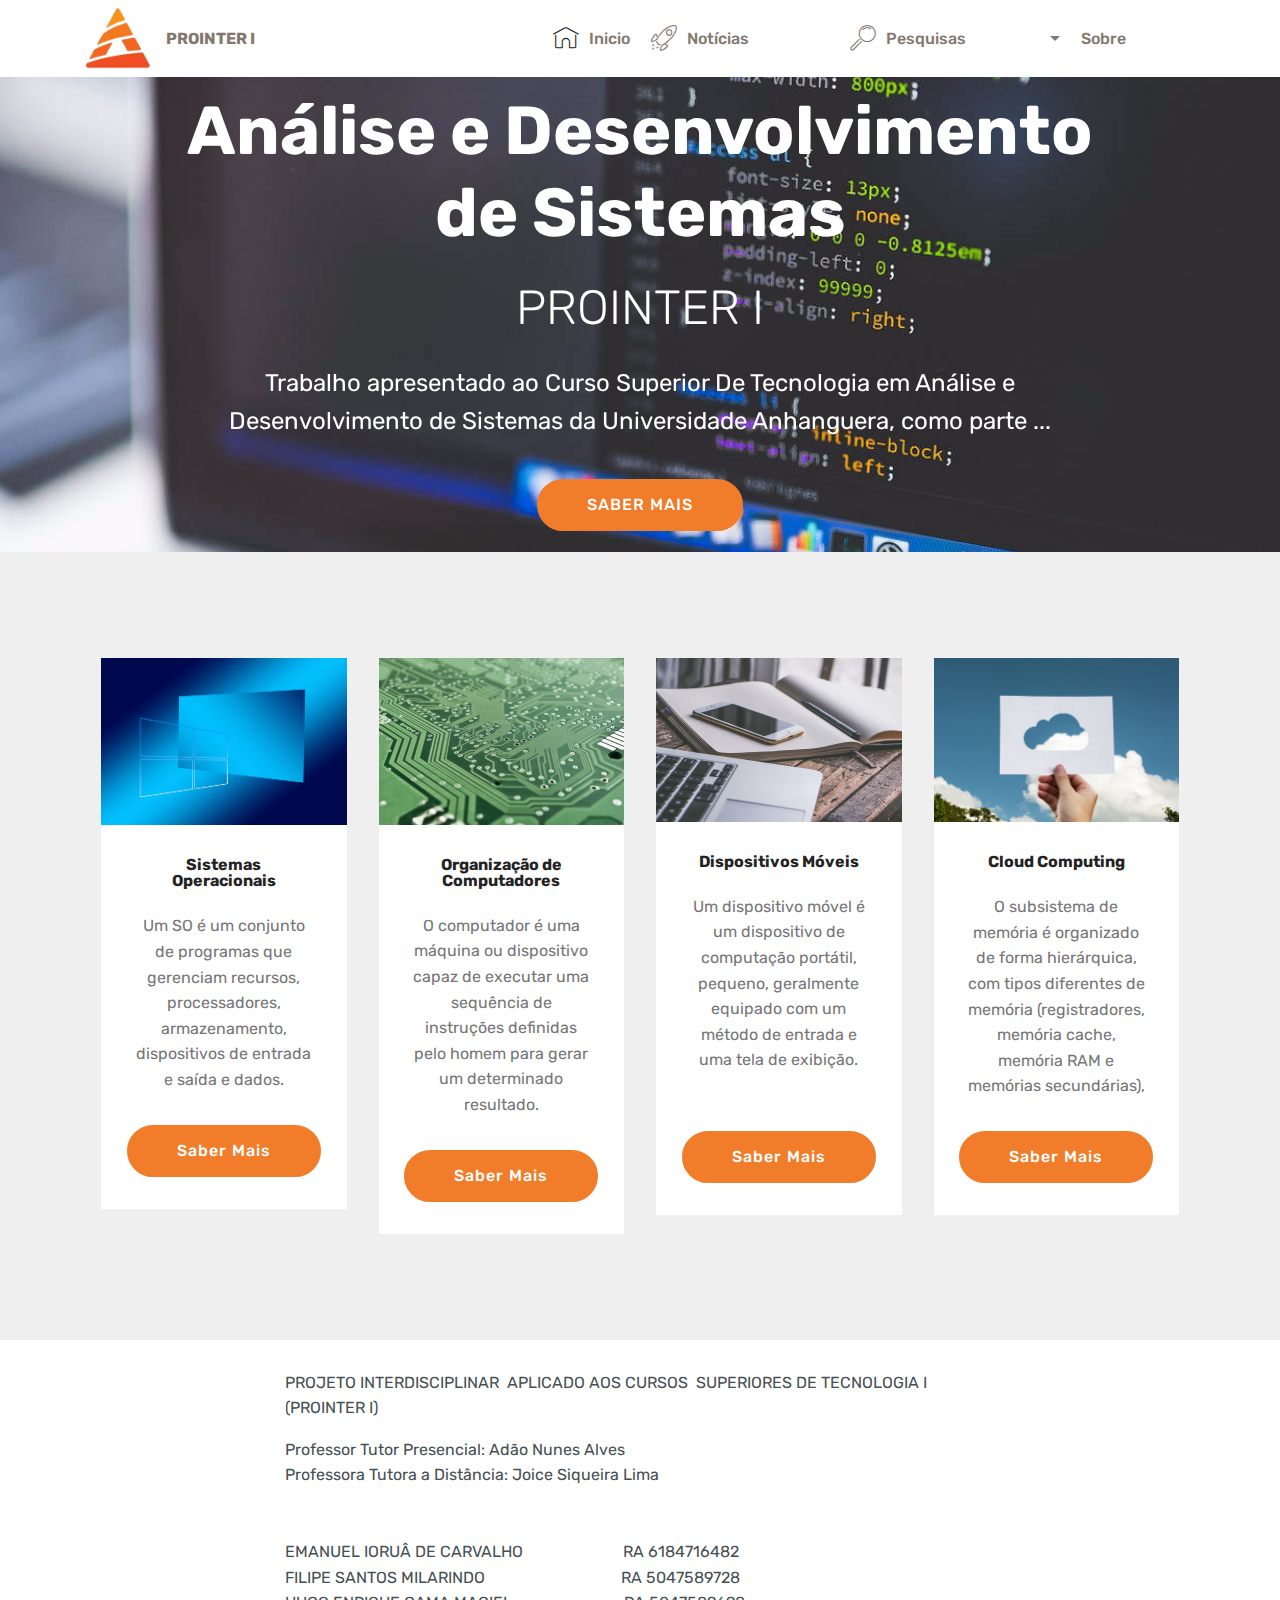
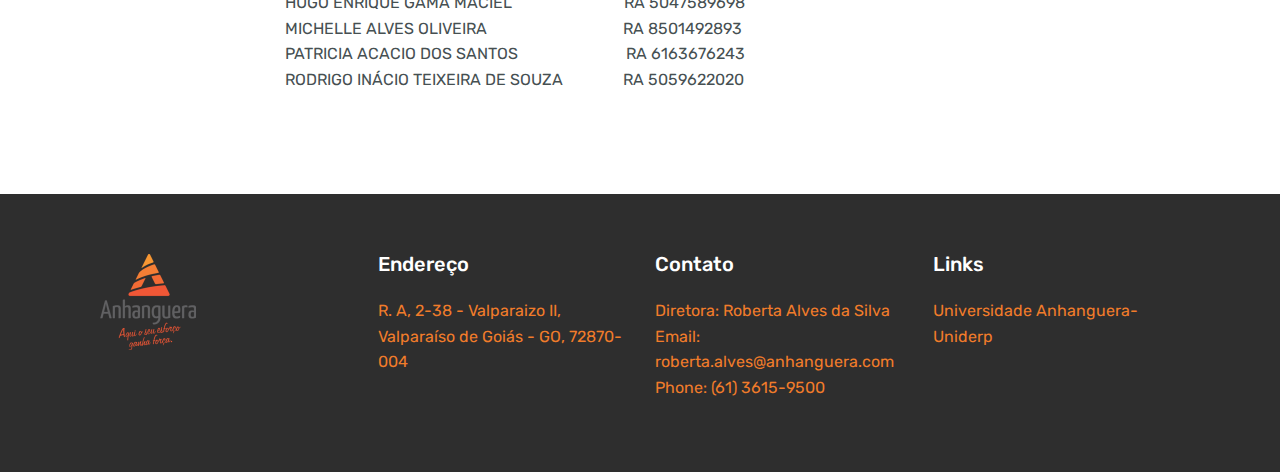
<file: app/index.html>
<!DOCTYPE html>
<html >
<head>
  <meta charset="UTF-8">
  <meta http-equiv="X-UA-Compatible" content="IE=edge">
  <meta name="viewport" content="width=device-width, initial-scale=1, minimum-scale=1">
  <link rel="shortcut icon" href="assets/images/anhanguera-educacional-logo-180x120.png" type="image/x-icon">
  <meta name="description" content="">
  <title>Home</title>
  <link rel="stylesheet" href="assets/web/assets/icons/icons.css">
  <link rel="stylesheet" href="assets/tether/tether.min.css">
  <link rel="stylesheet" href="assets/bootstrap/css/bootstrap.min.css">
  <link rel="stylesheet" href="assets/bootstrap/css/bootstrap-grid.min.css">
  <link rel="stylesheet" href="assets/bootstrap/css/bootstrap-reboot.min.css">
  <link rel="stylesheet" href="assets/socicon/css/styles.css">
  <link rel="stylesheet" href="assets/dropdown/css/style.css">
  <link rel="stylesheet" href="assets/theme/css/style.css">
  <link rel="stylesheet" href="assets/app/css/mbr-additional.css" type="text/css">

</head>
<body>
  <section class="menu cid-qTkzRZLJNu" once="menu" id="menu1-0">



    <nav class="navbar navbar-expand beta-menu navbar-dropdown align-items-center navbar-fixed-top navbar-toggleable-sm">
        <button class="navbar-toggler navbar-toggler-right" type="button" data-toggle="collapse" data-target="#navbarSupportedContent" aria-controls="navbarSupportedContent" aria-expanded="false" aria-label="Toggle navigation">
            <div class="hamburger">
                <span></span>
                <span></span>
                <span></span>
                <span></span>
            </div>
        </button>
        <div class="menu-logo">
            <div class="navbar-brand">
                <span class="navbar-logo">
                    <a href="index.html">
                         <img src="assets/images/anhanguera-educacional-logo-180x120.png" alt="PROINTER I" title="" style="height: 3.8rem;">
                    </a>
                </span>
                <span class="navbar-caption-wrap"><a class="navbar-caption text-info display-4" href="index.html">PROINTER I</a></span>
            </div>
        </div>
        <div class="collapse navbar-collapse" id="navbarSupportedContent">
            <ul class="navbar-nav nav-dropdown nav-right" data-app-modern-menu="true"><li class="nav-item">
                    <a class="nav-link link text-info display-4" href="index.html"><span class="mbri-home mbr-iconfont mbr-iconfont-btn" style="color: rgb(35, 35, 35);"></span>Inicio</a>
                </li><li class="nav-item"><a class="nav-link link text-info display-4" href="page5.html" aria-expanded="false"><span class="mbri-rocket mbr-iconfont mbr-iconfont-btn"></span>
                        Notícias &nbsp; &nbsp; &nbsp; &nbsp; &nbsp; &nbsp; &nbsp; &nbsp; &nbsp; &nbsp;</a></li><li class="nav-item dropdown"><a class="nav-link link text-info dropdown-toggle display-4" href="page1.html" aria-expanded="false" data-toggle="dropdown-submenu"><span class="mbri-search mbr-iconfont mbr-iconfont-btn"></span>
                        Pesquisas &nbsp; &nbsp; &nbsp; &nbsp; &nbsp; &nbsp; &nbsp; &nbsp; &nbsp; &nbsp;</a><div class="dropdown-menu"><a class="text-info dropdown-item display-4" href="page2.html" aria-expanded="false">Organização de Computadores</a><a class="text-info dropdown-item display-4" href="page1.html" aria-expanded="false">Sistemas Operacionais</a><a class="text-info dropdown-item display-4" href="page3.html" aria-expanded="false">Dispositivos Móveis</a><a class="text-info dropdown-item display-4" href="page4.html" aria-expanded="false">Subsistema de Memória (Cloud Computing)</a></div></li><li class="nav-item"><a class="nav-link link text-info display-4" href="page6.html" aria-expanded="false">
                        Sobre &nbsp; &nbsp; &nbsp; &nbsp; &nbsp; &nbsp; &nbsp; &nbsp;</a></li></ul>

        </div>
    </nav>
</section>

<section class="engine">free html5 templates</a></section><section class="header1 cid-r2wp6aV8Lk mbr-parallax-background" id="header1-k">


    <div class="container">
        <div class="row justify-content-md-center">
            <div class="mbr-white col-md-10">
                <h1 class="mbr-section-title align-center mbr-bold pb-3 mbr-fonts-style display-1">Análise e Desenvolvimento de Sistemas</h1>
                <h3 class="mbr-section-subtitle align-center mbr-light pb-3 mbr-fonts-style display-2">PROINTER I</h3>
                <p class="mbr-text align-center pb-3 mbr-fonts-style display-5">
                    Trabalho apresentado ao Curso Superior De Tecnologia em Análise e Desenvolvimento de Sistemas da Universidade Anhanguera, como parte ...
                </p>
                <div class="mbr-section-btn align-center"><a class="btn btn-md btn-primary display-4" href="page6.html">
                        SABER MAIS</a></div>
            </div>
        </div>
    </div>

</section>

<section class="features3 cid-r285RLCmY9" id="features3-7">




    <div class="container">
        <div class="media-container-row">
            <div class="card p-3 col-12 col-md-6 col-lg-3">
                <div class="card-wrapper">
                    <div class="card-img">
                        <img src="assets/images/mbr-1046x713.jpg" alt="Anhanguera" title="">
                    </div>
                    <div class="card-box">
                        <h4 class="card-title mbr-fonts-style display-7"><strong>Sistemas Operacionais</strong></h4>
                        <p class="mbr-text mbr-fonts-style display-7">Um SO é um conjunto de programas que gerenciam recursos, processadores, armazenamento, dispositivos de entrada e saída e dados.</p>
                    </div>
                    <div class="mbr-section-btn text-center"><a href="page1.html" class="btn btn-primary display-4">
                            Saber Mais</a></div>
                </div>
            </div>

            <div class="card p-3 col-12 col-md-6 col-lg-3">
                <div class="card-wrapper">
                    <div class="card-img">
                        <img src="assets/images/mbr-492x334.jpg" alt="Anhanguera" title="">
                    </div>
                    <div class="card-box">
                        <h4 class="card-title mbr-fonts-style display-7"><strong>Organização de Computadores</strong></h4>
                        <p class="mbr-text mbr-fonts-style display-7">
                            O computador é uma máquina ou dispositivo capaz de executar uma sequência de instruções definidas pelo homem para gerar um determinado resultado.</p>
                    </div>
                    <div class="mbr-section-btn text-center"><a href="page2.html" class="btn btn-primary display-4">
                            Saber Mais
                        </a></div>
                </div>
            </div>

            <div class="card p-3 col-12 col-md-6 col-lg-3">
                <div class="card-wrapper">
                    <div class="card-img">
                        <img src="assets/images/mbr-492x328.jpg" alt="Anhanguera" title="">
                    </div>
                    <div class="card-box">
                        <h4 class="card-title mbr-fonts-style display-7"><strong>Dispositivos Móveis</strong></h4>
                        <p class="mbr-text mbr-fonts-style display-7">Um dispositivo móvel é um dispositivo de computação portátil, pequeno, geralmente equipado com um método de entrada e uma tela de exibição.<br><br></p>
                    </div>
                    <div class="mbr-section-btn text-center"><a href="page3.html" class="btn btn-primary display-4">
                            Saber Mais
                        </a></div>
                </div>
            </div>

            <div class="card p-3 col-12 col-md-6 col-lg-3">
                <div class="card-wrapper">
                    <div class="card-img">
                        <img src="assets/images/mbr-492x329.jpg" alt="Anhanguera" title="">
                    </div>
                    <div class="card-box">
                        <h4 class="card-title mbr-fonts-style display-7"><strong>Cloud Computing</strong></h4>
                        <p class="mbr-text mbr-fonts-style display-7">
                           O subsistema de memória é organizado de forma hierárquica, com tipos diferentes de memória (registradores, memória cache, memória RAM e memórias secundárias),
                        </p>
                    </div>
                    <div class="mbr-section-btn text-center"><a href="page4.html" class="btn btn-primary display-4">
                            Saber Mais
                        </a></div>
                </div>
            </div>
        </div>
    </div>
</section>

<section class="mbr-section article content1 cid-r28lMhMZgB" id="content1-d">

    <div class="container">
        <div class="media-container-row">
            <div class="mbr-text col-12 col-md-8 mbr-fonts-style display-7"><p><span style="color: rgb(70, 80, 82); font-size: 1rem;">PROJETO INTERDISCIPLINAR &nbsp;</span><span style="color: rgb(70, 80, 82); font-size: 1rem;">APLICADO AOS CURSOS &nbsp;</span><span style="color: rgb(70, 80, 82); font-size: 1rem;">SUPERIORES DE TECNOLOGIA I (PROINTER I)&nbsp;</span></p><div>
</div><div>
</div><div>Professor Tutor Presencial: Adão Nunes Alves
</div><div>Professora Tutora a Distância: Joice Siqueira Lima</div><div><br></div><div><br></div><div>
</div><div>
</div><div>
</div><div>EMANUEL IORUÂ DE CARVALHO &nbsp; &nbsp; &nbsp; &nbsp; &nbsp; &nbsp; &nbsp; &nbsp; &nbsp; &nbsp; &nbsp; &nbsp; RA 6184716482
</div><div>FILIPE SANTOS MILARINDO &nbsp; &nbsp; &nbsp; &nbsp; &nbsp; &nbsp; &nbsp; &nbsp; &nbsp; &nbsp; &nbsp; &nbsp; &nbsp; &nbsp; &nbsp; &nbsp; &nbsp;RA 5047589728
</div><div>HUGO ENRIQUE GAMA MACIEL &nbsp; &nbsp; &nbsp; &nbsp; &nbsp; &nbsp; &nbsp; &nbsp; &nbsp; &nbsp; &nbsp; &nbsp; &nbsp; &nbsp;RA 5047589698
</div><div>MICHELLE ALVES OLIVEIRA &nbsp; &nbsp; &nbsp; &nbsp; &nbsp; &nbsp; &nbsp; &nbsp; &nbsp; &nbsp; &nbsp; &nbsp; &nbsp; &nbsp; &nbsp; &nbsp; &nbsp;RA 8501492893
</div><div>PATRICIA ACACIO DOS SANTOS &nbsp; &nbsp; &nbsp; &nbsp; &nbsp; &nbsp; &nbsp; &nbsp; &nbsp; &nbsp; &nbsp; &nbsp; &nbsp; RA 6163676243
</div><div>RODRIGO INÁCIO TEIXEIRA DE SOUZA &nbsp; &nbsp; &nbsp; &nbsp; &nbsp; &nbsp; &nbsp; RA 5059622020
</div><div><br></div><p></p></div>
        </div>
    </div>
</section>

<section class="cid-r7vCbfzbIb" id="footer1-1e">





    <div class="container">
        <div class="media-container-row content text-white">
            <div class="col-12 col-md-3">
                <div class="media-wrap">
                    <a href="page6.html">
                        <img src="assets/images/af77ec8f9c-192x192.png" alt="Sobre" title="">
                    </a>
                </div>
            </div>
            <div class="col-12 col-md-3 mbr-fonts-style display-7">
                <h5 class="pb-3">Endereço</h5>
                <p class="mbr-text">R. A, 2-38 - Valparaizo II, Valparaíso de Goiás - GO, 72870-004</p>
            </div>
            <div class="col-12 col-md-3 mbr-fonts-style display-7">
                <h5 class="pb-3">
                    Contato</h5>
                <p class="mbr-text">Diretora: Roberta Alves da Silva
<br>Email:<br>roberta.alves@anhanguera.com&nbsp;<br>Phone: (61) 3615-9500                    <br><br></p>
            </div>
            <div class="col-12 col-md-3 mbr-fonts-style display-7">
                <h5 class="pb-3">
                    Links
                </h5>
                <p class="mbr-text"><a href="https://www.anhanguera.com/home/" target="_blank">Universidade Anhanguera-Uniderp</a><br><br><br></p>
            </div>
        </div>

    </div>
</section>


  <script src="assets/web/assets/jquery/jquery.min.js"></script>
  <script src="assets/popper/popper.min.js"></script>
  <script src="assets/tether/tether.min.js"></script>
  <script src="assets/bootstrap/js/bootstrap.min.js"></script>
  <script src="assets/dropdown/js/script.min.js"></script>
  <script src="assets/touchswipe/jquery.touch-swipe.min.js"></script>
  <script src="assets/parallax/jarallax.min.js"></script>
  <script src="assets/smoothscroll/smooth-scroll.js"></script>
  <script src="assets/theme/js/script.js"></script>


</body>
</html>
</file>
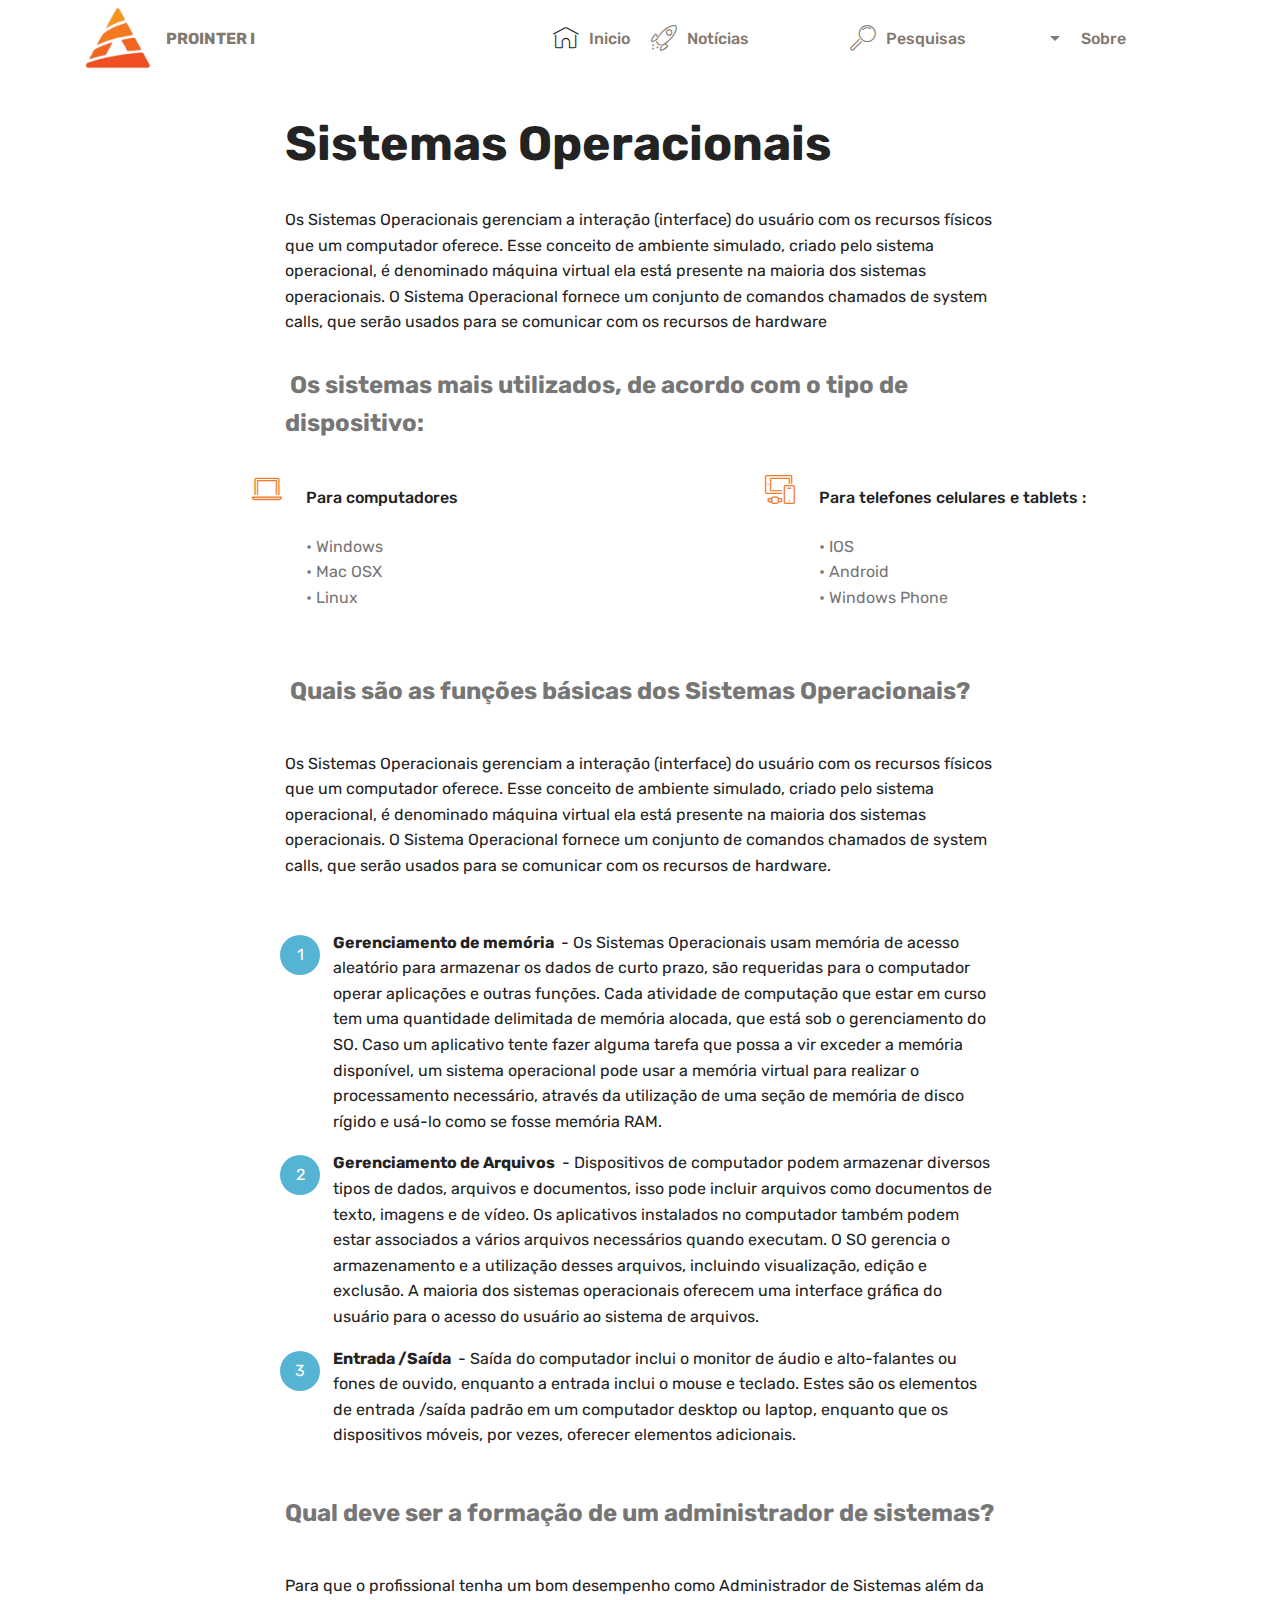
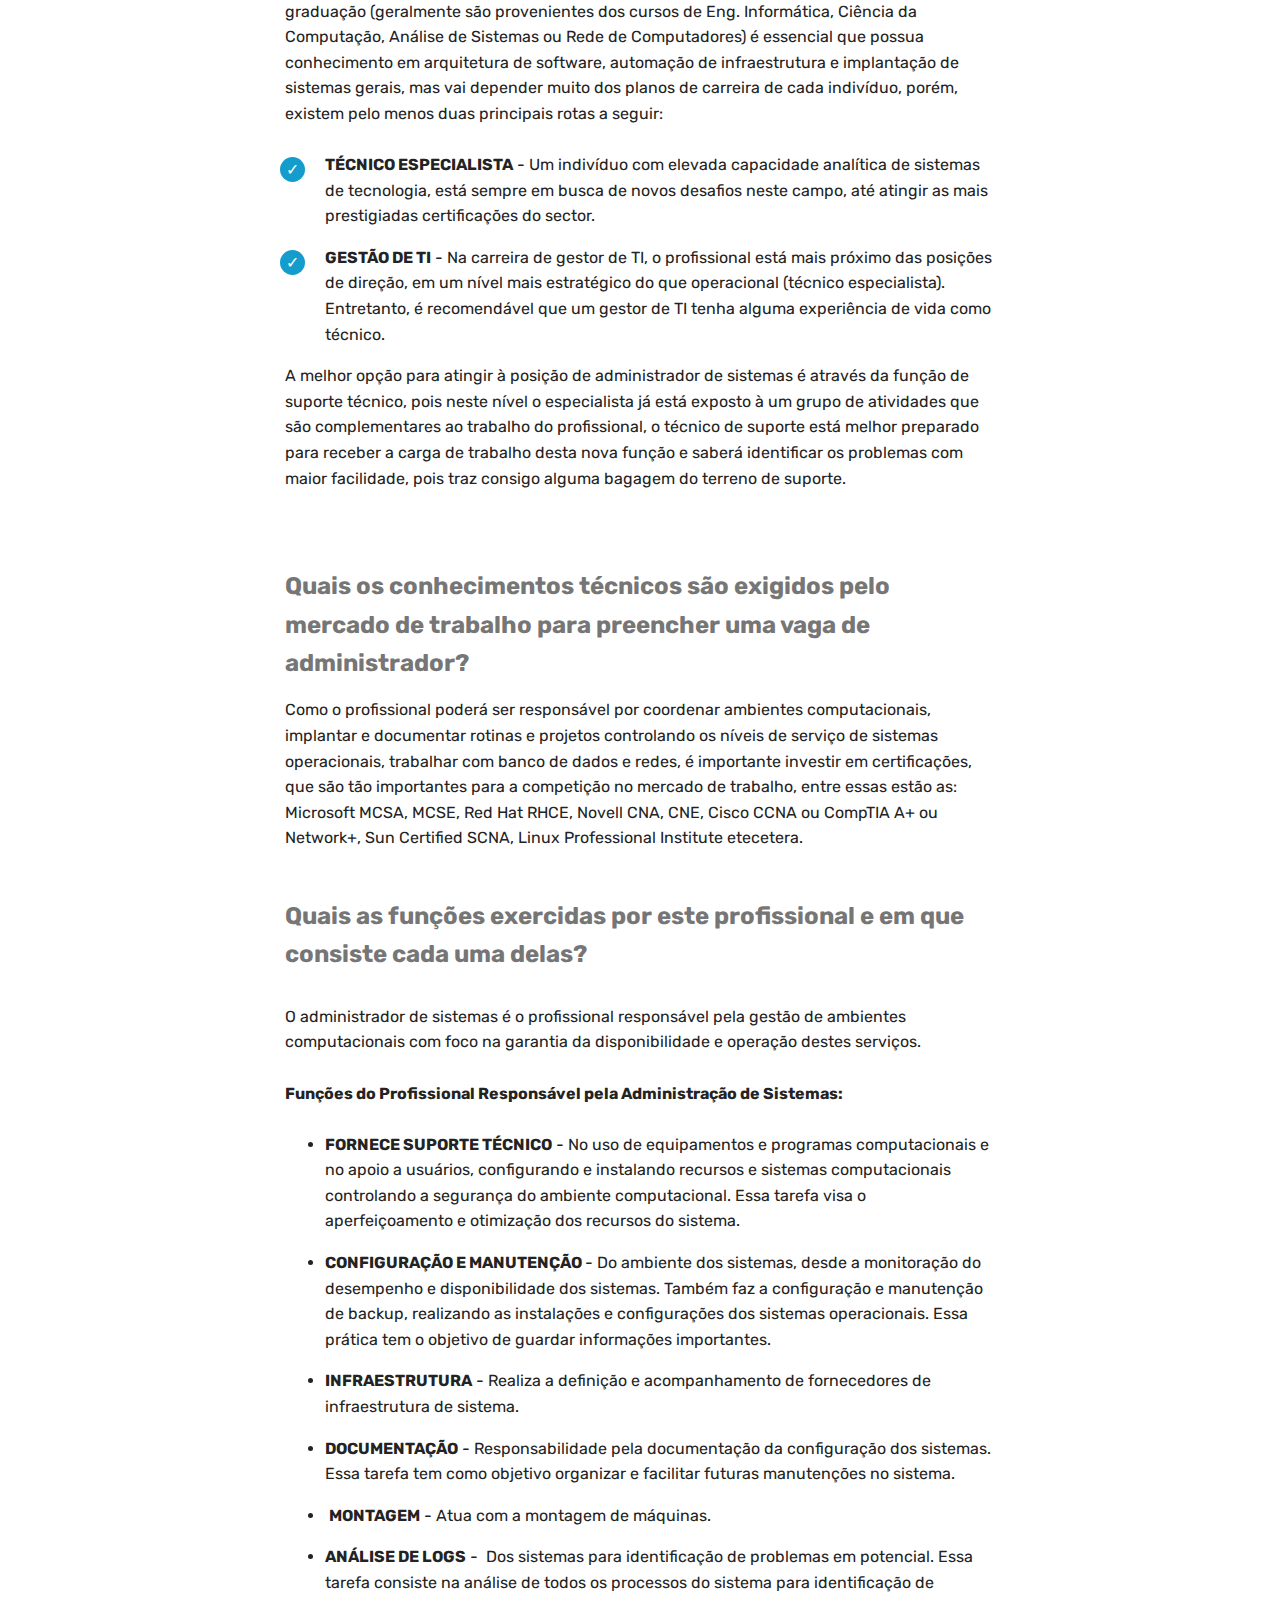
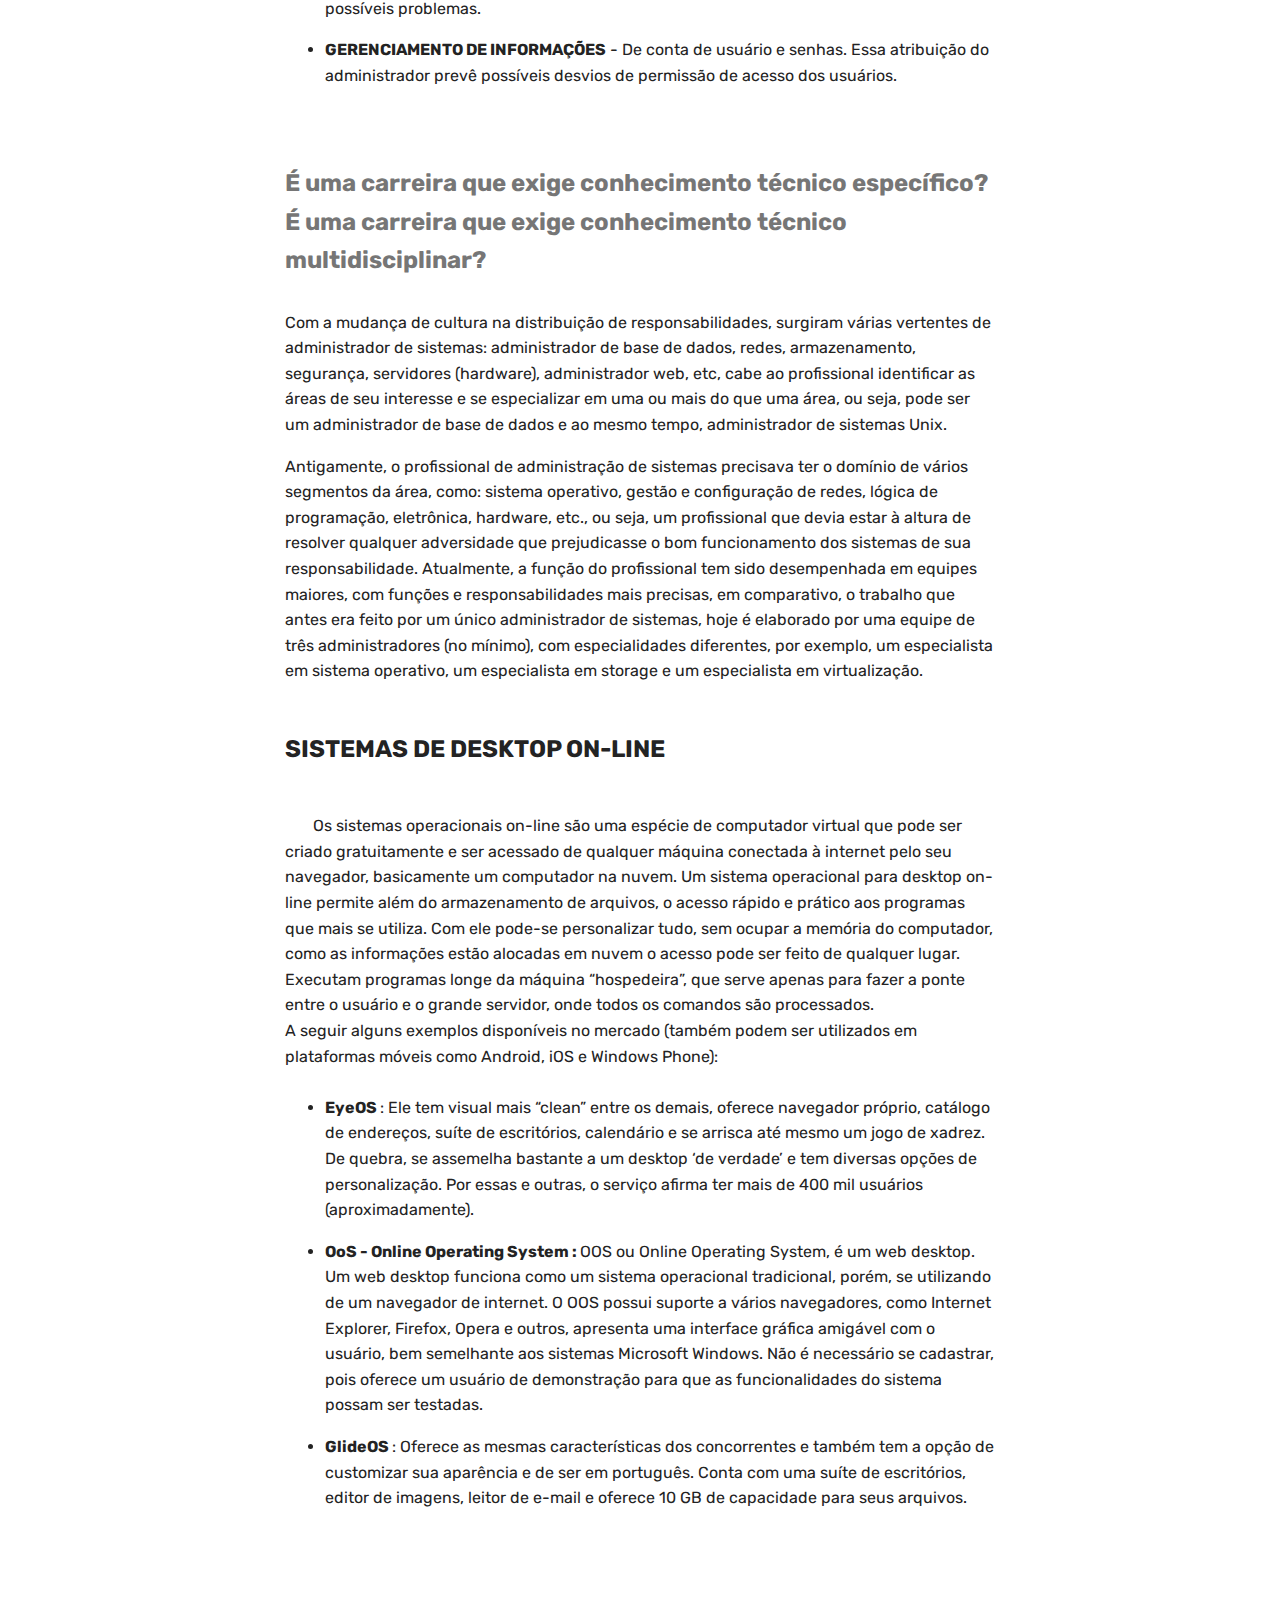
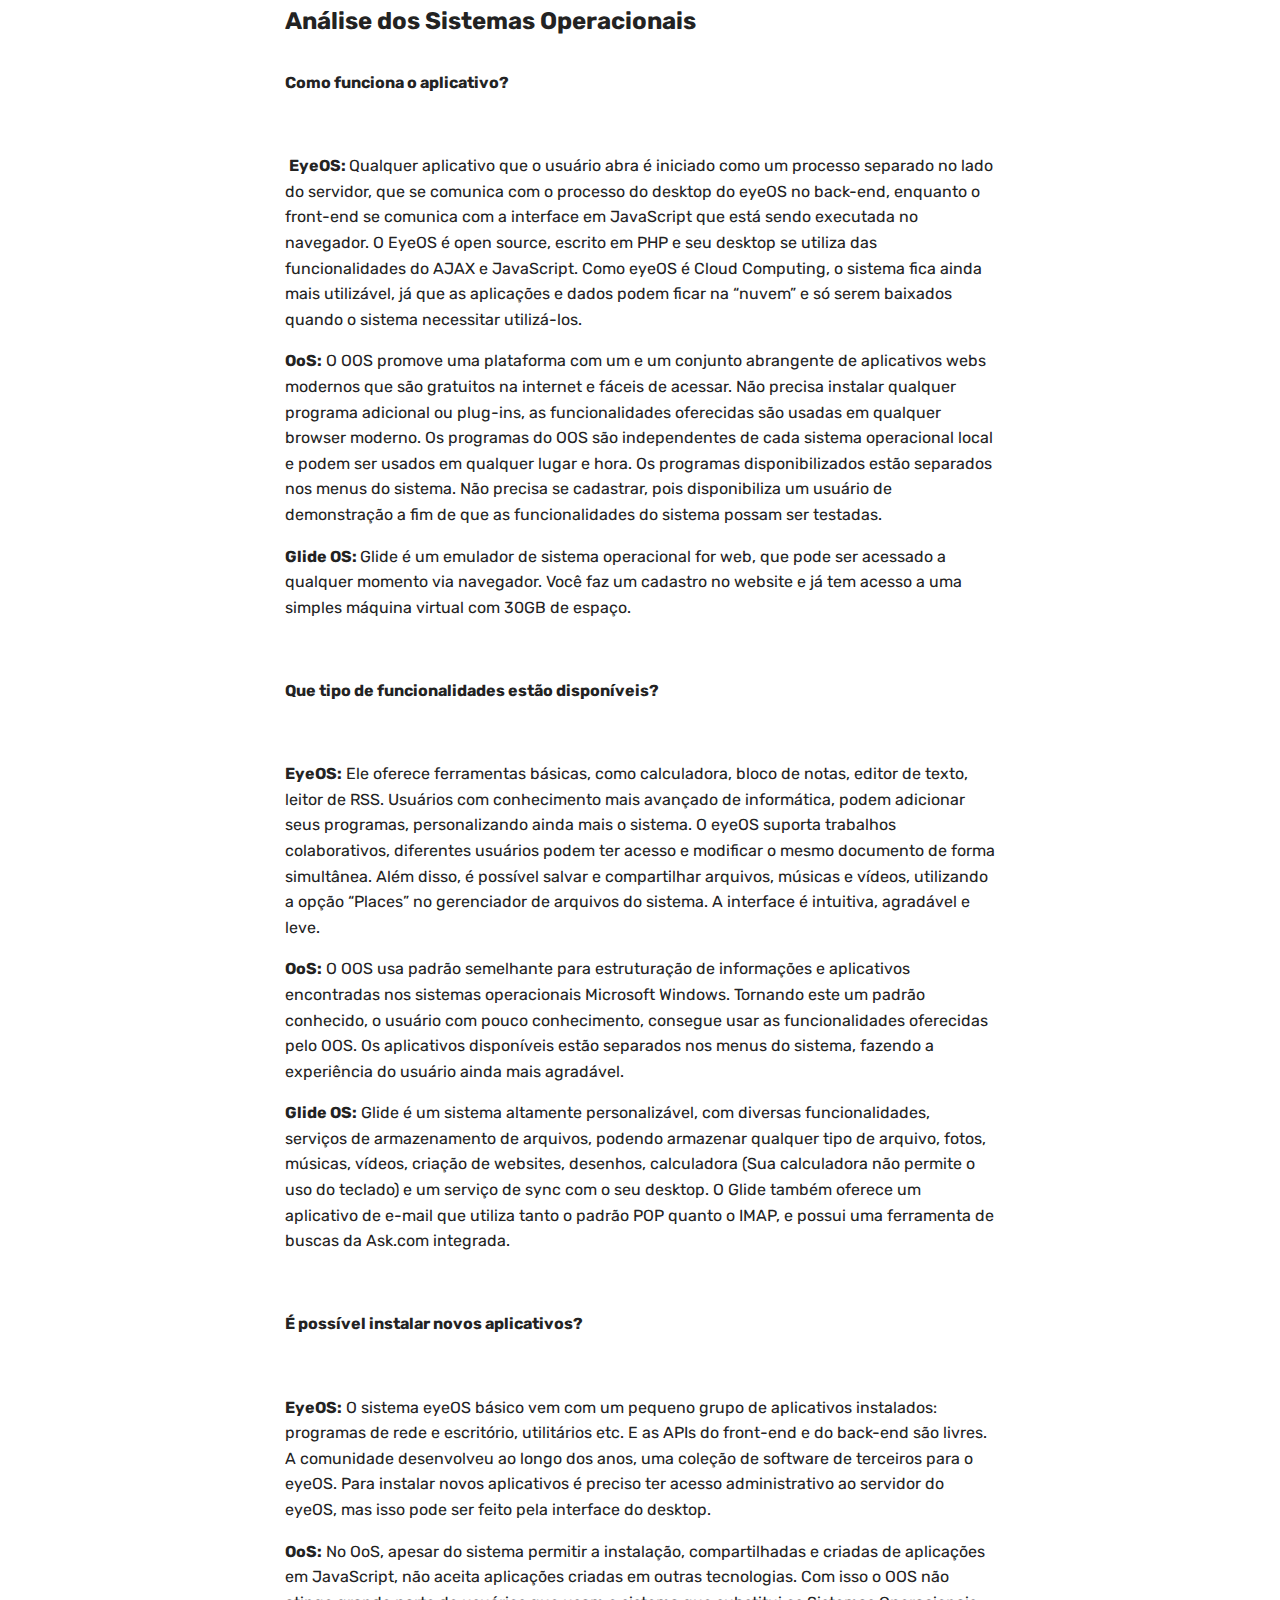
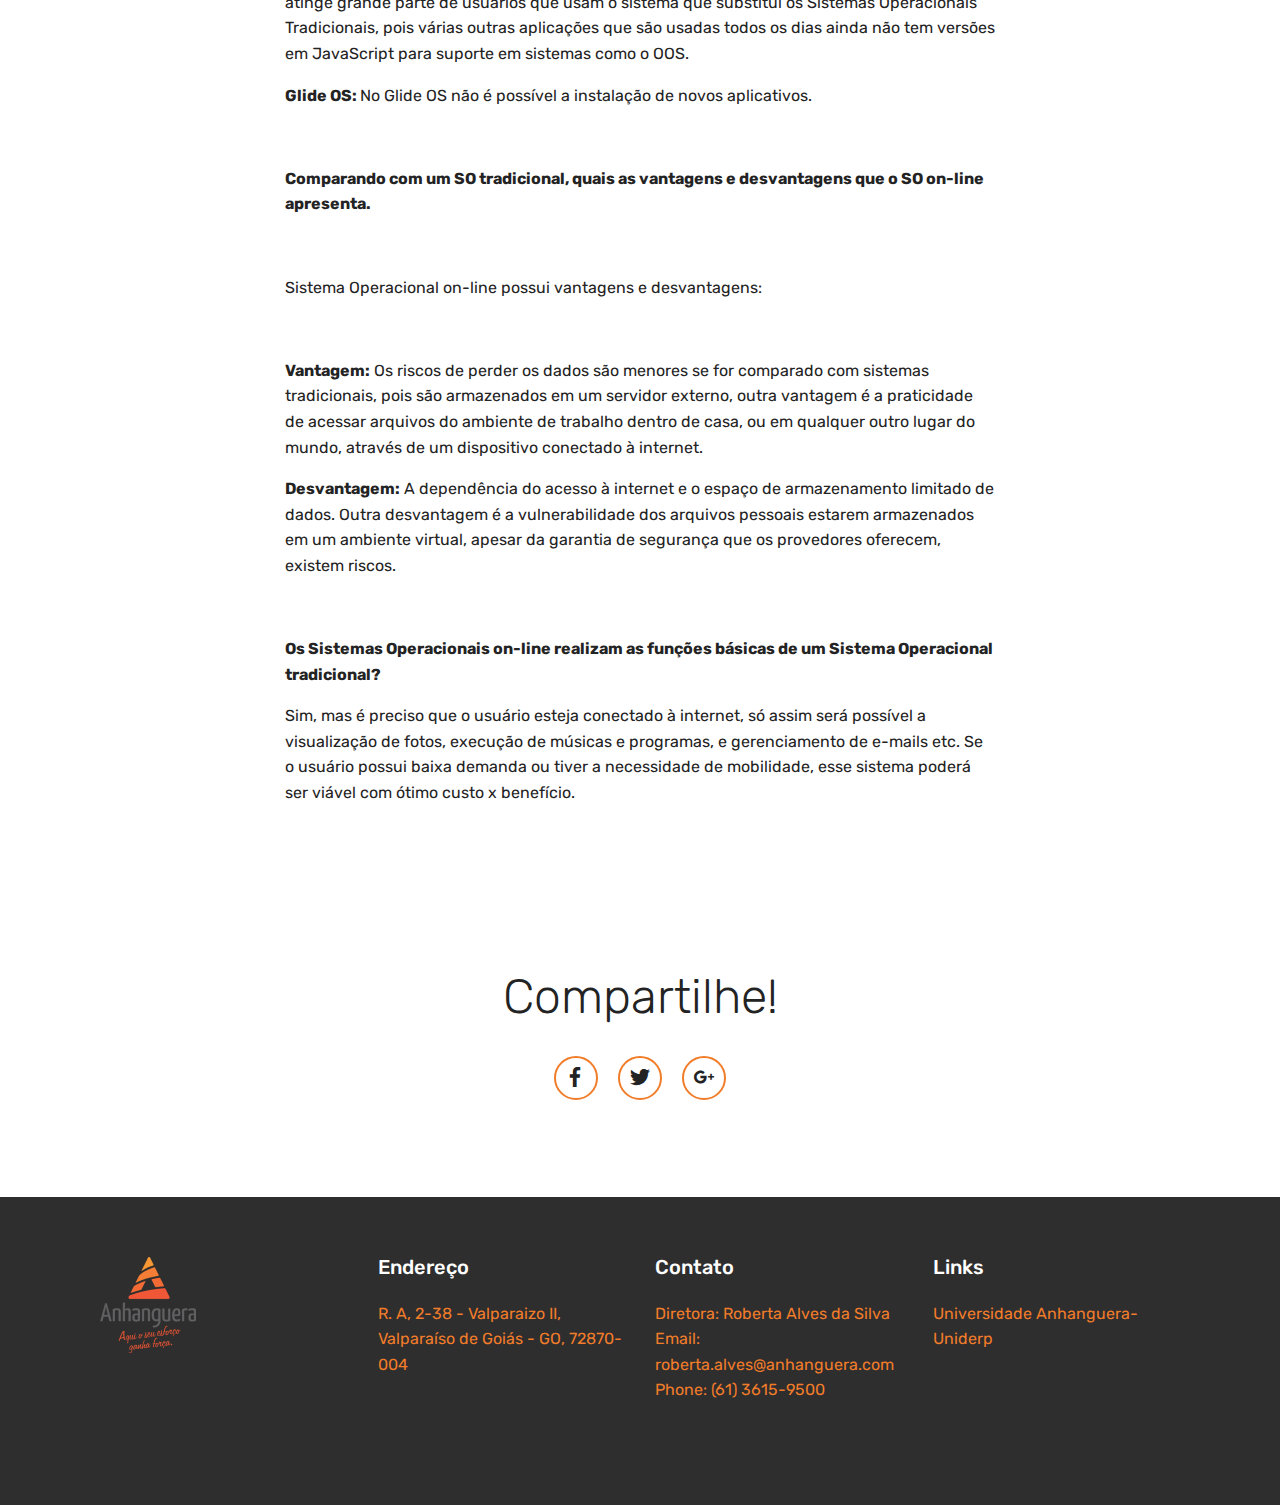
<file: app/page1.html>
<!DOCTYPE html>
<html >
<head>
  <meta charset="UTF-8">
  <meta http-equiv="X-UA-Compatible" content="IE=edge">
  <meta name="viewport" content="width=device-width, initial-scale=1, minimum-scale=1">
  <link rel="shortcut icon" href="assets/images/anhanguera-educacional-logo-180x120.png" type="image/x-icon">
  <meta name="description" content="Pesquisa Sistemas Operacionais.">
  <title>Sistemas Operacionais</title>
  <link rel="stylesheet" href="assets/web/assets/icons/icons.css">
  <link rel="stylesheet" href="assets/tether/tether.min.css">
  <link rel="stylesheet" href="assets/bootstrap/css/bootstrap.min.css">
  <link rel="stylesheet" href="assets/bootstrap/css/bootstrap-grid.min.css">
  <link rel="stylesheet" href="assets/bootstrap/css/bootstrap-reboot.min.css">
  <link rel="stylesheet" href="assets/socicon/css/styles.css">
  <link rel="stylesheet" href="assets/dropdown/css/style.css">
  <link rel="stylesheet" href="assets/theme/css/style.css">
  <link rel="stylesheet" href="assets/app/css/mbr-additional.css" type="text/css">



</head>
<body>
  <section class="menu cid-qTkzRZLJNu" once="menu" id="menu1-3">



    <nav class="navbar navbar-expand beta-menu navbar-dropdown align-items-center navbar-fixed-top navbar-toggleable-sm">
        <button class="navbar-toggler navbar-toggler-right" type="button" data-toggle="collapse" data-target="#navbarSupportedContent" aria-controls="navbarSupportedContent" aria-expanded="false" aria-label="Toggle navigation">
            <div class="hamburger">
                <span></span>
                <span></span>
                <span></span>
                <span></span>
            </div>
        </button>
        <div class="menu-logo">
            <div class="navbar-brand">
                <span class="navbar-logo">
                    <a href="index.html">
                         <img src="assets/images/anhanguera-educacional-logo-180x120.png" alt="PROINTER I" title="" style="height: 3.8rem;">
                    </a>
                </span>
                <span class="navbar-caption-wrap"><a class="navbar-caption text-info display-4" href="index.html">PROINTER I</a></span>
            </div>
        </div>
        <div class="collapse navbar-collapse" id="navbarSupportedContent">
            <ul class="navbar-nav nav-dropdown nav-right" data-app-modern-menu="true"><li class="nav-item">
                    <a class="nav-link link text-info display-4" href="index.html"><span class="mbri-home mbr-iconfont mbr-iconfont-btn" style="color: rgb(35, 35, 35);"></span>Inicio</a>
                </li><li class="nav-item"><a class="nav-link link text-info display-4" href="page5.html" aria-expanded="false"><span class="mbri-rocket mbr-iconfont mbr-iconfont-btn"></span>
                        Notícias &nbsp; &nbsp; &nbsp; &nbsp; &nbsp; &nbsp; &nbsp; &nbsp; &nbsp; &nbsp;</a></li><li class="nav-item dropdown"><a class="nav-link link text-info dropdown-toggle display-4" href="page1.html" aria-expanded="false" data-toggle="dropdown-submenu"><span class="mbri-search mbr-iconfont mbr-iconfont-btn"></span>
                        Pesquisas &nbsp; &nbsp; &nbsp; &nbsp; &nbsp; &nbsp; &nbsp; &nbsp; &nbsp; &nbsp;</a><div class="dropdown-menu"><a class="text-info dropdown-item display-4" href="page2.html" aria-expanded="false">Organização de Computadores</a><a class="text-info dropdown-item display-4" href="page1.html" aria-expanded="false">Sistemas Operacionais</a><a class="text-info dropdown-item display-4" href="page3.html" aria-expanded="false">Dispositivos Móveis</a><a class="text-info dropdown-item display-4" href="page4.html" aria-expanded="false">Subsistema de Memória (Cloud Computing)</a></div></li><li class="nav-item"><a class="nav-link link text-info display-4" href="page6.html" aria-expanded="false">
                        Sobre &nbsp; &nbsp; &nbsp; &nbsp; &nbsp; &nbsp; &nbsp; &nbsp;</a></li></ul>

        </div>
    </nav>
</section>

<section class="engine">html site templates</a></section><section class="mbr-section content4 cid-r2wdAk9Wnw" id="content4-g">



    <div class="container">
        <div class="media-container-row">
            <div class="title col-12 col-md-8">
                <h2 class="align-center pb-3 mbr-fonts-style display-2"><strong>Sistemas Operacionais</strong></h2>


            </div>
        </div>
    </div>
</section>

<section class="mbr-section article content1 cid-r2wjS9HUtu" id="content1-j">



    <div class="container">
        <div class="media-container-row">
            <div class="mbr-text col-12 col-md-8 mbr-fonts-style display-7"><p>Os Sistemas Operacionais gerenciam a interação (interface) do usuário com os recursos físicos que um computador oferece. Esse conceito de ambiente simulado, criado pelo sistema operacional, é denominado máquina virtual ela está presente na maioria dos sistemas operacionais. O Sistema Operacional fornece um conjunto de comandos chamados de system calls, que serão usados para se comunicar com os recursos de hardware</p></div>
        </div>
    </div>
</section>

<section class="mbr-section article content1 cid-r55dQuKusH" id="content1-u">



    <div class="container">
        <div class="media-container-row">
            <div class="mbr-text col-12 col-md-8 mbr-fonts-style display-5"><strong>&nbsp;Os sistemas mais utilizados, de acordo com o tipo de dispositivo:</strong></div>
        </div>
    </div>
</section>

<section class="features7 cid-r555xuHJGA" id="features7-q">




    <div class="container">
        <div class="row justify-content-center">

            <div class="card p-3 col-12 col-md-6">
                <div class="media">
                    <div class="card-img pr-2">
                        <span class="mbr-iconfont mbri-laptop" style="font-size: 30px; color: rgb(241, 124, 42); fill: rgb(241, 124, 42);"></span>
                    </div>
                    <div class="card-box media-body">
                        <h4 class="card-title py-3 mbr-fonts-style display-7">Para computadores</h4>
                        <p class="mbr-text mbr-fonts-style display-7">• Windows
<br>      • Mac OSX
<br>      • Linux<br></p>
                    </div>
                </div>
            </div>

            <div class="card p-3 col-12 col-md-6">
                <div class="media">
                    <div class="card-img pr-2">
                        <span class="mbr-iconfont mbri-devices" style="font-size: 30px; color: rgb(241, 124, 42); fill: rgb(241, 124, 42);"></span>
                    </div>
                    <div class="card-box media-body">
                        <h4 class="card-title py-3 mbr-fonts-style display-7">Para telefones celulares e tablets :</h4>
                        <p class="mbr-text mbr-fonts-style display-7">• IOS
<br>     • Android
<br>     • Windows Phone</p>
                    </div>
                </div>
            </div>




        </div>
    </div>
</section>

<section class="mbr-section article content1 cid-r55dIyqnA1" id="content1-t">



    <div class="container">
        <div class="media-container-row">
            <div class="mbr-text col-12 col-md-8 mbr-fonts-style display-5"><strong>&nbsp;Quais são as funções básicas dos Sistemas Operacionais?</strong></div>
        </div>
    </div>
</section>

<section class="mbr-section article content11 cid-r2wcAgDFuS" id="content11-f">


    <div class="container">
        <div class="media-container-row">
            <div class="mbr-text counter-container col-12 col-md-8 mbr-fonts-style display-7">
                <div><br></div><div>Os Sistemas Operacionais gerenciam a interação (interface) do usuário com os recursos físicos que um computador oferece. Esse conceito de ambiente simulado, criado pelo sistema operacional, é denominado máquina virtual ela está presente na maioria dos sistemas operacionais. O Sistema Operacional fornece um conjunto de comandos chamados de system calls, que serão usados para se comunicar com os recursos de hardware.&nbsp;</div><div><br></div><div><strong><br></strong></div><ol>
                    <li><strong>Gerenciamento de memória&nbsp;</strong> - Os Sistemas Operacionais usam memória de acesso aleatório para armazenar os dados de curto prazo, são requeridas para o computador operar aplicações e outras funções. Cada atividade de computação que estar em curso tem uma quantidade delimitada de memória alocada, que está sob o gerenciamento do SO. Caso um aplicativo tente fazer alguma tarefa que possa a vir exceder a memória disponível, um sistema operacional pode usar a memória virtual para realizar o processamento necessário, através da utilização de uma seção de memória de disco rígido e usá-lo como se fosse memória RAM.&nbsp;</li>
                    <li><strong>Gerenciamento de Arquivos&nbsp;</strong> - Dispositivos de computador podem armazenar diversos tipos de dados, arquivos e documentos, isso pode incluir arquivos como documentos de texto, imagens e de vídeo. Os aplicativos instalados no computador também podem estar associados a vários arquivos necessários quando executam. O SO gerencia o armazenamento e a utilização desses arquivos, incluindo visualização, edição e exclusão. A maioria dos sistemas operacionais oferecem uma interface gráfica do usuário para o acesso do usuário ao sistema de arquivos.</li>
                    <li><strong>Entrada /Saída </strong>&nbsp;- Saída do computador inclui o monitor de áudio e alto-falantes ou fones de ouvido, enquanto a entrada inclui o mouse e teclado. Estes são os elementos de entrada /saída padrão em um computador desktop ou laptop, enquanto que os dispositivos móveis, por vezes, oferecer elementos adicionais.&nbsp;</li>
                </ol>
            </div>
        </div>
    </div>
</section>

<section class="mbr-section article content1 cid-r55dE1MEE3" id="content1-s">



    <div class="container">
        <div class="media-container-row">
            <div class="mbr-text col-12 col-md-8 mbr-fonts-style display-5"><strong>Qual deve ser a formação de um administrador de sistemas?</strong></div>
        </div>
    </div>
</section>

<section class="mbr-section article content12 cid-r550lTZnO1" id="content12-o">


    <div class="container">
        <div class="media-container-row">
            <div class="mbr-text counter-container col-12 col-md-8 mbr-fonts-style display-7">
                <div><br></div><div>Para que o profissional tenha um bom desempenho como Administrador de Sistemas além da graduação (geralmente são provenientes dos cursos de Eng. Informática, Ciência da Computação, Análise de Sistemas ou Rede de Computadores) é essencial que possua conhecimento em arquitetura de software, automação de infraestrutura e implantação de sistemas gerais, mas vai depender muito dos planos de carreira de cada indivíduo, porém, existem pelo menos duas principais rotas a seguir:</div><div><br></div><ul>
                    <li><strong>TÉCNICO ESPECIALISTA</strong>&nbsp;- Um indivíduo com elevada capacidade analítica de sistemas de tecnologia, está sempre em busca de novos desafios neste campo, até atingir as mais prestigiadas certificações do sector.&nbsp;</li>
                    <li><strong>GESTÃO DE TI</strong>&nbsp;- Na carreira de gestor de TI, o profissional está mais próximo das posições de direção, em um nível mais estratégico do que operacional (técnico especialista). Entretanto, é recomendável que um gestor de TI tenha alguma experiência de vida como técnico.</li></ul><p>A melhor opção para atingir à posição de administrador de sistemas é através da função de suporte técnico, pois neste nível o especialista já está exposto à um grupo de atividades que são complementares ao trabalho do profissional, o técnico de suporte está melhor preparado para receber a carga de trabalho desta nova função e saberá identificar os problemas com maior facilidade, pois traz consigo alguma bagagem do terreno de suporte.</p><ul>
                </ul>
            </div>
        </div>
    </div>
</section>

<section class="mbr-section article content1 cid-r55d2AlkLi" id="content1-r">



    <div class="container">
        <div class="media-container-row">
            <div class="mbr-text col-12 col-md-8 mbr-fonts-style display-5"><strong>Quais os conhecimentos técnicos são exigidos pelo mercado de trabalho para preencher uma vaga de administrador?</strong></div>
        </div>
    </div>
</section>

<section class="mbr-section article content1 cid-r55f84DfTv" id="content1-v">



    <div class="container">
        <div class="media-container-row">
            <div class="mbr-text col-12 col-md-8 mbr-fonts-style display-7"><p>Como o profissional poderá ser responsável por coordenar ambientes computacionais, implantar e documentar rotinas e projetos controlando os níveis de serviço de sistemas operacionais, trabalhar com banco de dados e redes, é importante investir em certificações, que são tão importantes para a competição no mercado de trabalho, entre essas estão as: Microsoft MCSA, MCSE, Red Hat RHCE, Novell CNA, CNE, Cisco CCNA ou CompTIA A+ ou Network+, Sun Certified SCNA, Linux Professional Institute etecetera.</p></div>
        </div>
    </div>
</section>

<section class="mbr-section article content1 cid-r55fBm5YBP" id="content1-x">



    <div class="container">
        <div class="media-container-row">
            <div class="mbr-text col-12 col-md-8 mbr-fonts-style display-5"><strong>Quais as funções exercidas por este profissional e em que consiste cada uma delas?&nbsp;</strong></div>
        </div>
    </div>
</section>

<section class="mbr-section article content12 cid-r55hgnUTg8" id="content12-z">


    <div class="container">
        <div class="media-container-row">
            <div class="mbr-text counter-container col-12 col-md-8 mbr-fonts-style display-7">
                <div>O administrador de sistemas é o profissional responsável pela gestão de ambientes computacionais com foco na garantia da disponibilidade e operação destes serviços.
</div><div><br></div><div><strong>Funções do Profissional Responsável pela Administração de Sistemas:</strong>
</div><div>
</div><div><br></div><ul>
                    <li><strong>FORNECE SUPORTE TÉCNICO</strong> - No uso de equipamentos e programas computacionais e no apoio a usuários, configurando e instalando recursos e sistemas computacionais controlando a segurança do ambiente computacional. Essa tarefa visa o aperfeiçoamento e otimização dos recursos do sistema.</li>
                    <li><strong>CONFIGURAÇÃO E MANUTENÇÃO&nbsp;</strong>- Do ambiente dos sistemas, desde a monitoração do desempenho e disponibilidade dos sistemas. Também faz a configuração e manutenção de backup, realizando as instalações e configurações dos sistemas operacionais. Essa prática tem o objetivo de guardar informações importantes.
</li>
                    <li><strong>INFRAESTRUTURA</strong>&nbsp;- Realiza a definição e acompanhamento de fornecedores de infraestrutura de sistema.</li><li><strong>DOCUMENTAÇÃO</strong> - Responsabilidade pela documentação da configuração dos sistemas. Essa tarefa tem como objetivo organizar e facilitar futuras manutenções no sistema.</li><li>&nbsp;<strong>MONTAGEM</strong> - Atua com a montagem de máquinas.
</li><li><strong>ANÁLISE DE LOGS</strong> - &nbsp;Dos sistemas para identificação de problemas em potencial. Essa tarefa consiste na análise de todos os processos do sistema para identificação de possíveis problemas.</li><li><strong>GERENCIAMENTO DE INFORMAÇÕES</strong> - De conta de usuário e senhas. Essa atribuição do administrador prevê possíveis desvios de permissão de acesso dos usuários.</li>
                </ul>
            </div>
        </div>
    </div>
</section>

<section class="mbr-section article content1 cid-r55tkiB5Ox" id="content1-10">



    <div class="container">
        <div class="media-container-row">
            <div class="mbr-text col-12 col-md-8 mbr-fonts-style display-5"><strong>É uma carreira que exige conhecimento técnico específico? É uma carreira que exige conhecimento técnico multidisciplinar?</strong></div>
        </div>
    </div>
</section>

<section class="mbr-section article content1 cid-r55tlmvZcX" id="content1-11">



    <div class="container">
        <div class="media-container-row">
            <div class="mbr-text col-12 col-md-8 mbr-fonts-style display-7"><p>Com a mudança de cultura na distribuição de responsabilidades, surgiram várias vertentes de administrador de sistemas: administrador de base de dados, redes, armazenamento, segurança, servidores (hardware), administrador web, etc, cabe ao profissional identificar as áreas de seu interesse e se especializar em uma ou  mais do que uma área, ou seja, pode ser um administrador de base de dados e ao mesmo tempo, administrador de sistemas Unix.</p><p>Antigamente, o profissional de administração de sistemas precisava ter o domínio de vários segmentos da área, como: sistema operativo, gestão e configuração de redes, lógica de programação, eletrônica, hardware, etc., ou seja, um profissional que devia estar à altura de resolver qualquer adversidade que prejudicasse o bom funcionamento dos sistemas de sua responsabilidade. Atualmente, a função do profissional tem sido desempenhada em equipes maiores, com funções e responsabilidades mais precisas, em comparativo, o trabalho que antes era feito por um único administrador de sistemas, hoje é elaborado por uma equipe de três administradores (no mínimo), com especialidades diferentes, por exemplo, um especialista em sistema operativo, um especialista em storage e um especialista em virtualização.</p></div>
        </div>
    </div>
</section>

<section class="mbr-section article content1 cid-r5eTOY6N7T" id="content1-12">



    <div class="container">
        <div class="media-container-row">
            <div class="mbr-text col-12 col-md-8 mbr-fonts-style display-5"><font color="#232323"><strong>SISTEMAS DE DESKTOP ON-LINE</strong></font></div>
        </div>
    </div>
</section>

<section class="mbr-section article content12 cid-r5eUkD9vBD" id="content12-14">


    <div class="container">
        <div class="media-container-row">
            <div class="mbr-text counter-container col-12 col-md-8 mbr-fonts-style display-7">
                <div>&nbsp; &nbsp; &nbsp; &nbsp;Os sistemas operacionais on-line são uma espécie de computador virtual que pode ser criado gratuitamente e ser acessado de qualquer máquina conectada à internet pelo seu navegador, basicamente um computador na nuvem. Um sistema operacional para desktop on-line permite além do armazenamento de arquivos, o acesso rápido e prático aos programas que mais se utiliza. Com ele pode-se personalizar tudo, sem ocupar a memória do computador, como as informações estão alocadas em nuvem o acesso pode ser feito de qualquer lugar. Executam programas longe da máquina “hospedeira”, que serve apenas para fazer a ponte entre o usuário e o grande servidor, onde todos os comandos são processados.
</div><div>
</div><div>A seguir alguns exemplos disponíveis no mercado (também podem ser utilizados em plataformas móveis como Android, iOS e Windows Phone):</div><div><br></div><ul><li><strong>EyeOS&nbsp;</strong>: Ele tem visual mais “clean” entre os demais, oferece navegador próprio, catálogo de endereços, suíte de escritórios, calendário e se arrisca até mesmo um jogo de xadrez. De quebra, se assemelha bastante a um desktop ‘de verdade’ e tem diversas opções de personalização. Por essas e outras, o serviço afirma ter mais de 400 mil usuários (aproximadamente).</li><li><strong>OoS - Online Operating System
 :&nbsp;</strong><span style="font-size: 1rem;">OOS ou Online Operating System, é um web desktop. Um web desktop funciona como um sistema operacional tradicional, porém, se utilizando de um navegador de internet. O OOS possui suporte a vários navegadores, como Internet Explorer, Firefox, Opera e outros, apresenta uma interface gráfica amigável com o usuário, bem semelhante aos sistemas Microsoft Windows. Não é necessário se cadastrar, pois oferece um usuário de demonstração para que as funcionalidades do sistema possam ser testadas.</span></li><li><strong>GlideOS&nbsp;</strong>:  Oferece as mesmas características dos concorrentes e também tem a opção de customizar sua aparência e de ser em português. Conta com uma suíte de escritórios, editor de imagens, leitor de e-mail e oferece 10 GB de capacidade para seus arquivos.
</li>
                </ul>
            </div>
        </div>
    </div>
</section>

<section class="mbr-section article content1 cid-r5eXUGesQU" id="content1-16">



    <div class="container">
        <div class="media-container-row">
            <div class="mbr-text col-12 col-md-8 mbr-fonts-style display-5"><font color="#232323"><strong>Análise dos Sistemas Operacionais&nbsp;</strong></font></div>
        </div>
    </div>
</section>

<section class="mbr-section article content1 cid-r5eYM3YHL3" id="content1-17">



    <div class="container">
        <div class="media-container-row">
            <div class="mbr-text col-12 col-md-8 mbr-fonts-style display-7"><p><strong>Como funciona o aplicativo?</strong></p><p><strong><br></strong></p><p>&nbsp;<strong>EyeOS: </strong>Qualquer aplicativo que o usuário abra é iniciado como um processo separado no lado do servidor, que se comunica com o processo do desktop do eyeOS no back-end, enquanto o front-end se comunica com a interface em JavaScript que está sendo executada no navegador. O EyeOS é open source, escrito em PHP e seu desktop  se utiliza das funcionalidades do AJAX e JavaScript. Como eyeOS é Cloud Computing, o sistema fica ainda mais utilizável, já que as aplicações e dados podem ficar na “nuvem” e só serem baixados quando o sistema necessitar utilizá-los.
</p><p><strong>OoS:</strong> O OOS promove uma plataforma com um e um conjunto abrangente de aplicativos webs modernos que são gratuitos na internet e fáceis de acessar. Não precisa instalar qualquer programa adicional ou plug-ins, as funcionalidades oferecidas são usadas em qualquer browser moderno. Os programas do OOS são independentes de cada sistema operacional local e podem ser usados em qualquer lugar e hora. Os programas disponibilizados estão separados nos menus do sistema. Não precisa se cadastrar, pois disponibiliza um usuário de demonstração a fim de que as funcionalidades do sistema possam ser testadas.
</p><p><strong>Glide OS: </strong>Glide é um emulador de sistema operacional for web, que pode ser acessado a qualquer momento via navegador. Você faz um cadastro no website e já tem acesso a uma simples máquina virtual com 30GB de espaço.
</p><p><br></p><p>
</p><p><strong>Que tipo de funcionalidades estão disponíveis?</strong></p><p><strong><br></strong></p><p><strong>EyeOS:</strong> Ele oferece ferramentas básicas, como calculadora, bloco de notas, editor de texto, leitor de RSS. Usuários com conhecimento mais avançado de informática, podem adicionar seus programas, personalizando ainda mais o sistema. O eyeOS suporta trabalhos colaborativos, diferentes usuários podem ter acesso e modificar o mesmo documento de forma simultânea. Além disso, é possível salvar e compartilhar arquivos, músicas e vídeos, utilizando a opção “Places” no gerenciador de arquivos do sistema. A interface é intuitiva, agradável e leve.
</p><p>
<strong>OoS:</strong><span style="font-size: 1rem;"> O OOS usa padrão semelhante para estruturação de informações e aplicativos encontradas nos sistemas operacionais Microsoft Windows. Tornando este um padrão conhecido, o usuário com pouco conhecimento, consegue usar as funcionalidades oferecidas pelo OOS. Os aplicativos disponíveis estão separados nos menus do sistema, fazendo a experiência do usuário ainda mais agradável.&nbsp;</span></p><p><strong>Glide OS:</strong> Glide é um sistema altamente personalizável, com diversas funcionalidades, serviços de armazenamento de arquivos, podendo armazenar qualquer tipo de arquivo, fotos, músicas, vídeos, criação de websites, desenhos, calculadora (Sua calculadora não permite o uso do teclado) e um serviço de sync com o seu desktop. O Glide também oferece um aplicativo de e-mail que utiliza tanto o padrão POP quanto o IMAP, e possui uma ferramenta de buscas da Ask.com integrada.
</p><p><strong><br></strong></p><p><strong>
</strong></p><p><strong>É possível instalar novos aplicativos?</strong></p><p><br></p><p><strong>EyeOS:</strong> O sistema eyeOS básico vem com um pequeno grupo de aplicativos instalados: programas de rede e escritório, utilitários etc. E as APIs do front-end e do back-end são livres. A comunidade desenvolveu ao longo dos anos, uma coleção de software de terceiros para o eyeOS. Para instalar novos aplicativos é preciso ter acesso administrativo ao servidor do eyeOS, mas isso pode ser feito pela interface do desktop.
</p><p>
</p><p><strong>OoS:</strong> No OoS, apesar do sistema permitir a instalação, compartilhadas e criadas de aplicações em JavaScript, não aceita aplicações criadas em outras tecnologias. Com isso o OOS não atinge grande parte de usuários que usam o sistema que substitui os Sistemas Operacionais Tradicionais, pois várias outras aplicações que são usadas todos os dias ainda não tem versões em JavaScript para suporte em sistemas como o OOS.
</p><p>
</p><p><strong>Glide OS: </strong>No Glide OS não é possível a instalação de novos aplicativos.</p><p><br></p><p>
</p><p><strong>Comparando com um SO tradicional, quais as vantagens e&nbsp;<span style="font-size: 1rem;">desvantagens que o SO on-line apresenta.</span></strong></p><p><span style="font-size: 1rem;"><br></span></p><p><span style="font-size: 1rem;">Sistema Operacional on-line possui vantagens e desvantagens:
</span></p><p><span style="font-size: 1rem;">&nbsp;
</span></p><p><span style="font-size: 1rem;"><strong>Vantagem:</strong> Os riscos de perder os dados são menores se for comparado com sistemas tradicionais, pois são armazenados em um servidor externo, outra vantagem é a praticidade de acessar arquivos do ambiente de trabalho dentro de casa, ou em qualquer outro lugar do mundo, através de um dispositivo conectado à internet.
</span></p><p><span style="font-size: 1rem;">
</span></p><p><span style="font-size: 1rem;"><strong>Desvantagem:</strong> A dependência do acesso à internet e o espaço de armazenamento limitado de dados. Outra desvantagem é a vulnerabilidade dos arquivos pessoais estarem armazenados em um ambiente virtual, apesar da garantia de segurança que os provedores oferecem, existem riscos.
</span></p><p><span style="font-size: 1rem;"><br></span></p><p><strong><span style="font-size: 1rem;">Os Sistemas Operacionais on-line realizam as f</span><span style="font-size: 1rem;">unções básicas de um Sistema Operacional tradicional?</span></strong></p><p><span style="font-size: 1rem;">Sim, mas é preciso que o usuário esteja conectado à internet, só assim será possível a visualização de fotos, execução de músicas e programas, e gerenciamento de e-mails etc. Se o usuário possui baixa demanda ou tiver a necessidade de mobilidade, esse sistema poderá ser viável com ótimo custo x benefício.</span></p><p><span style="font-size: 1rem;"><br></span></p></div>
        </div>
    </div>
</section>

<section class="cid-r7vEy5MSwH" id="social-buttons1-1m">





    <div class="container">
        <div class="media-container-row">
            <div class="col-md-8 align-center">
                <h2 class="pb-3 mbr-section-title mbr-fonts-style display-2">Compartilhe!</h2>
                <div>
                    <div class="mbr-social-likes" data-counters="false">
                        <span class="btn btn-social facebook mx-2" title="Share link on Facebook">
                            <i class="socicon socicon-facebook"></i>
                        </span>
                        <span class="btn btn-social twitter mx-2" title="Share link on Twitter">
                            <i class="socicon socicon-twitter"></i>
                        </span>
                        <span class="btn btn-social plusone mx-2" title="Share link on Google+">
                            <i class="socicon socicon-googleplus"></i>
                        </span>


                    </div>
                </div>
            </div>
        </div>
    </div>
</section>

<section class="cid-r7vzoqpMux" id="footer1-1d">





    <div class="container">
        <div class="media-container-row content text-white">
            <div class="col-12 col-md-3">
                <div class="media-wrap">
                    <a href="page6.html">
                        <img src="assets/images/af77ec8f9c-192x192.png" alt="Sobre" title="">
                    </a>
                </div>
            </div>
            <div class="col-12 col-md-3 mbr-fonts-style display-7">
                <h5 class="pb-3">Endereço</h5>
                <p class="mbr-text">R. A, 2-38 - Valparaizo II, Valparaíso de Goiás - GO, 72870-004</p>
            </div>
            <div class="col-12 col-md-3 mbr-fonts-style display-7">
                <h5 class="pb-3">
                    Contato</h5>
                <p class="mbr-text">Diretora: Roberta Alves da Silva
<br>Email:<br>roberta.alves@anhanguera.com&nbsp;<br>Phone: (61) 3615-9500                    <br><br></p>
            </div>
            <div class="col-12 col-md-3 mbr-fonts-style display-7">
                <h5 class="pb-3">
                    Links
                </h5>
                <p class="mbr-text"><a href="https://www.anhanguera.com/home/" target="_blank">Universidade Anhanguera-Uniderp</a><br><br><br></p>
            </div>
        </div>

    </div>
</section>


  <script src="assets/web/assets/jquery/jquery.min.js"></script>
  <script src="assets/popper/popper.min.js"></script>
  <script src="assets/tether/tether.min.js"></script>
  <script src="assets/bootstrap/js/bootstrap.min.js"></script>
  <script src="assets/dropdown/js/script.min.js"></script>
  <script src="assets/touchswipe/jquery.touch-swipe.min.js"></script>
  <script src="assets/sociallikes/social-likes.js"></script>
  <script src="assets/smoothscroll/smooth-scroll.js"></script>
  <script src="assets/theme/js/script.js"></script>


</body>
</html>
</file>
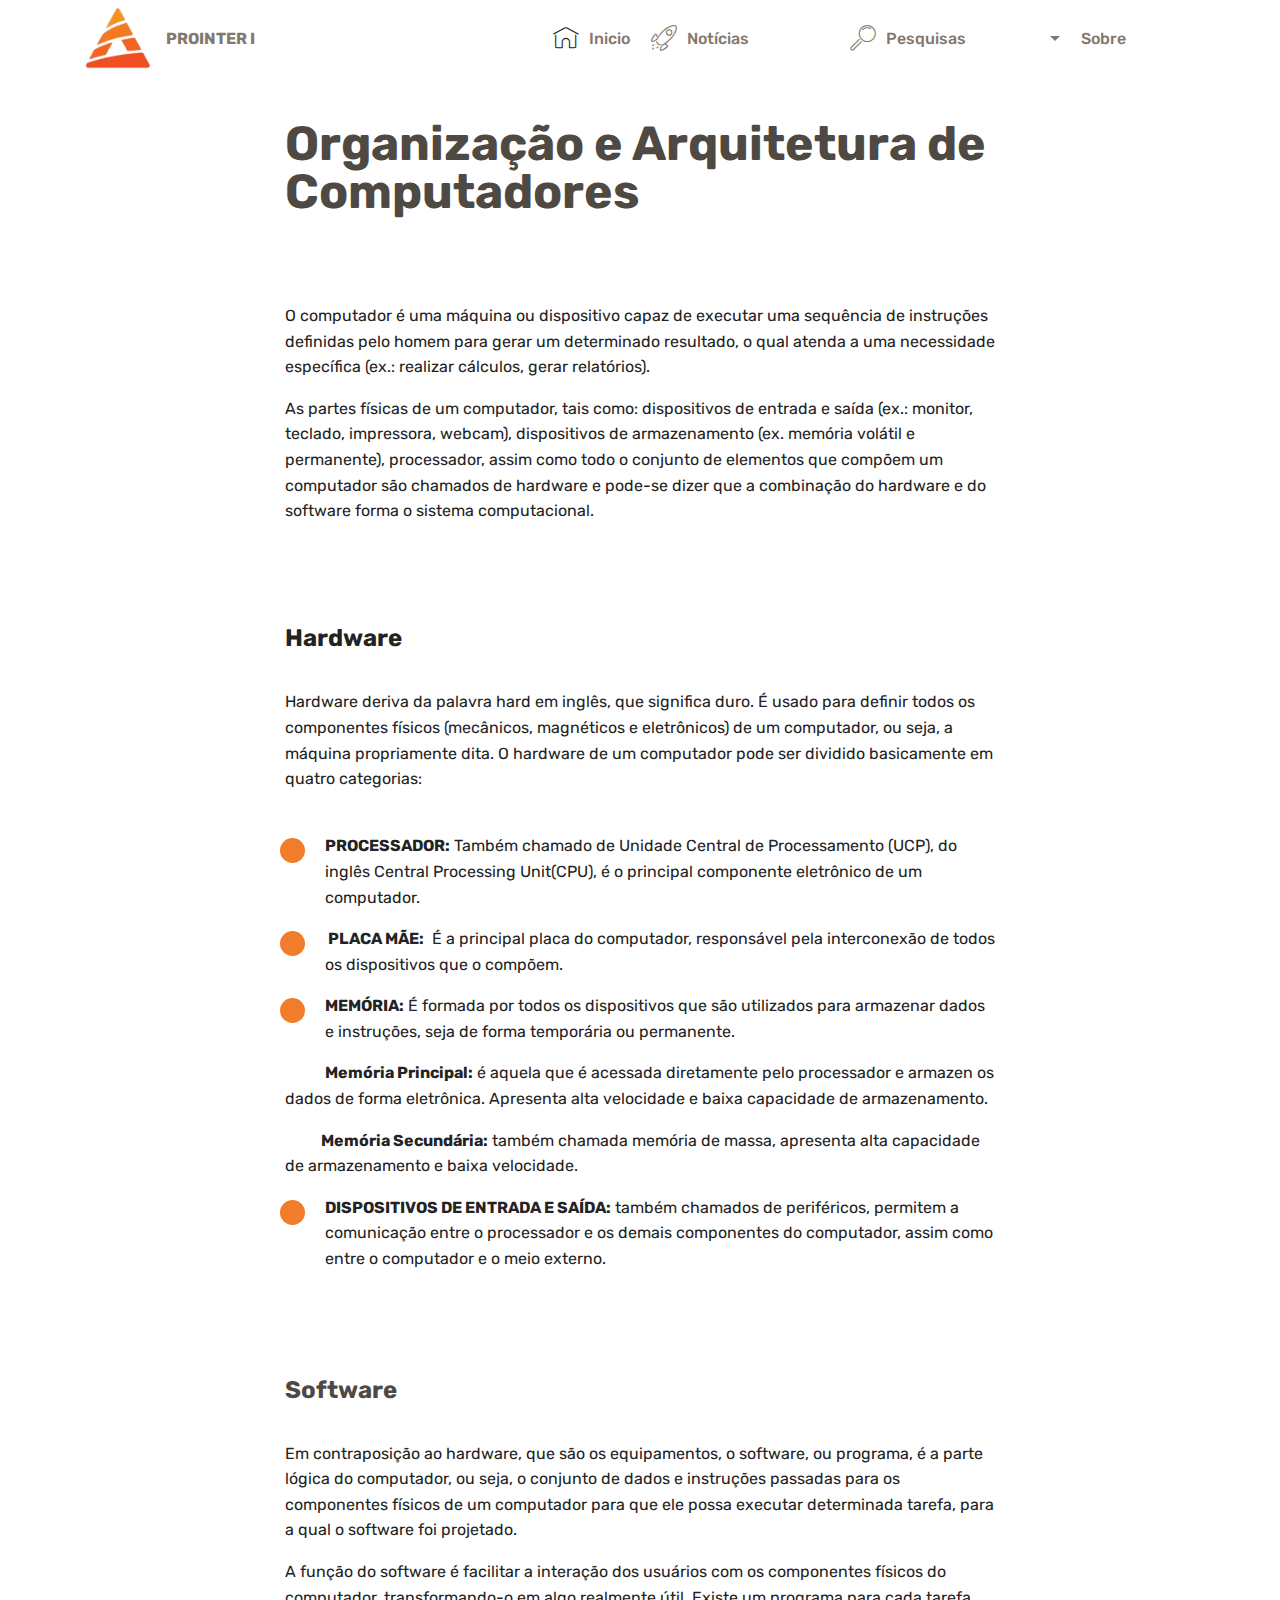
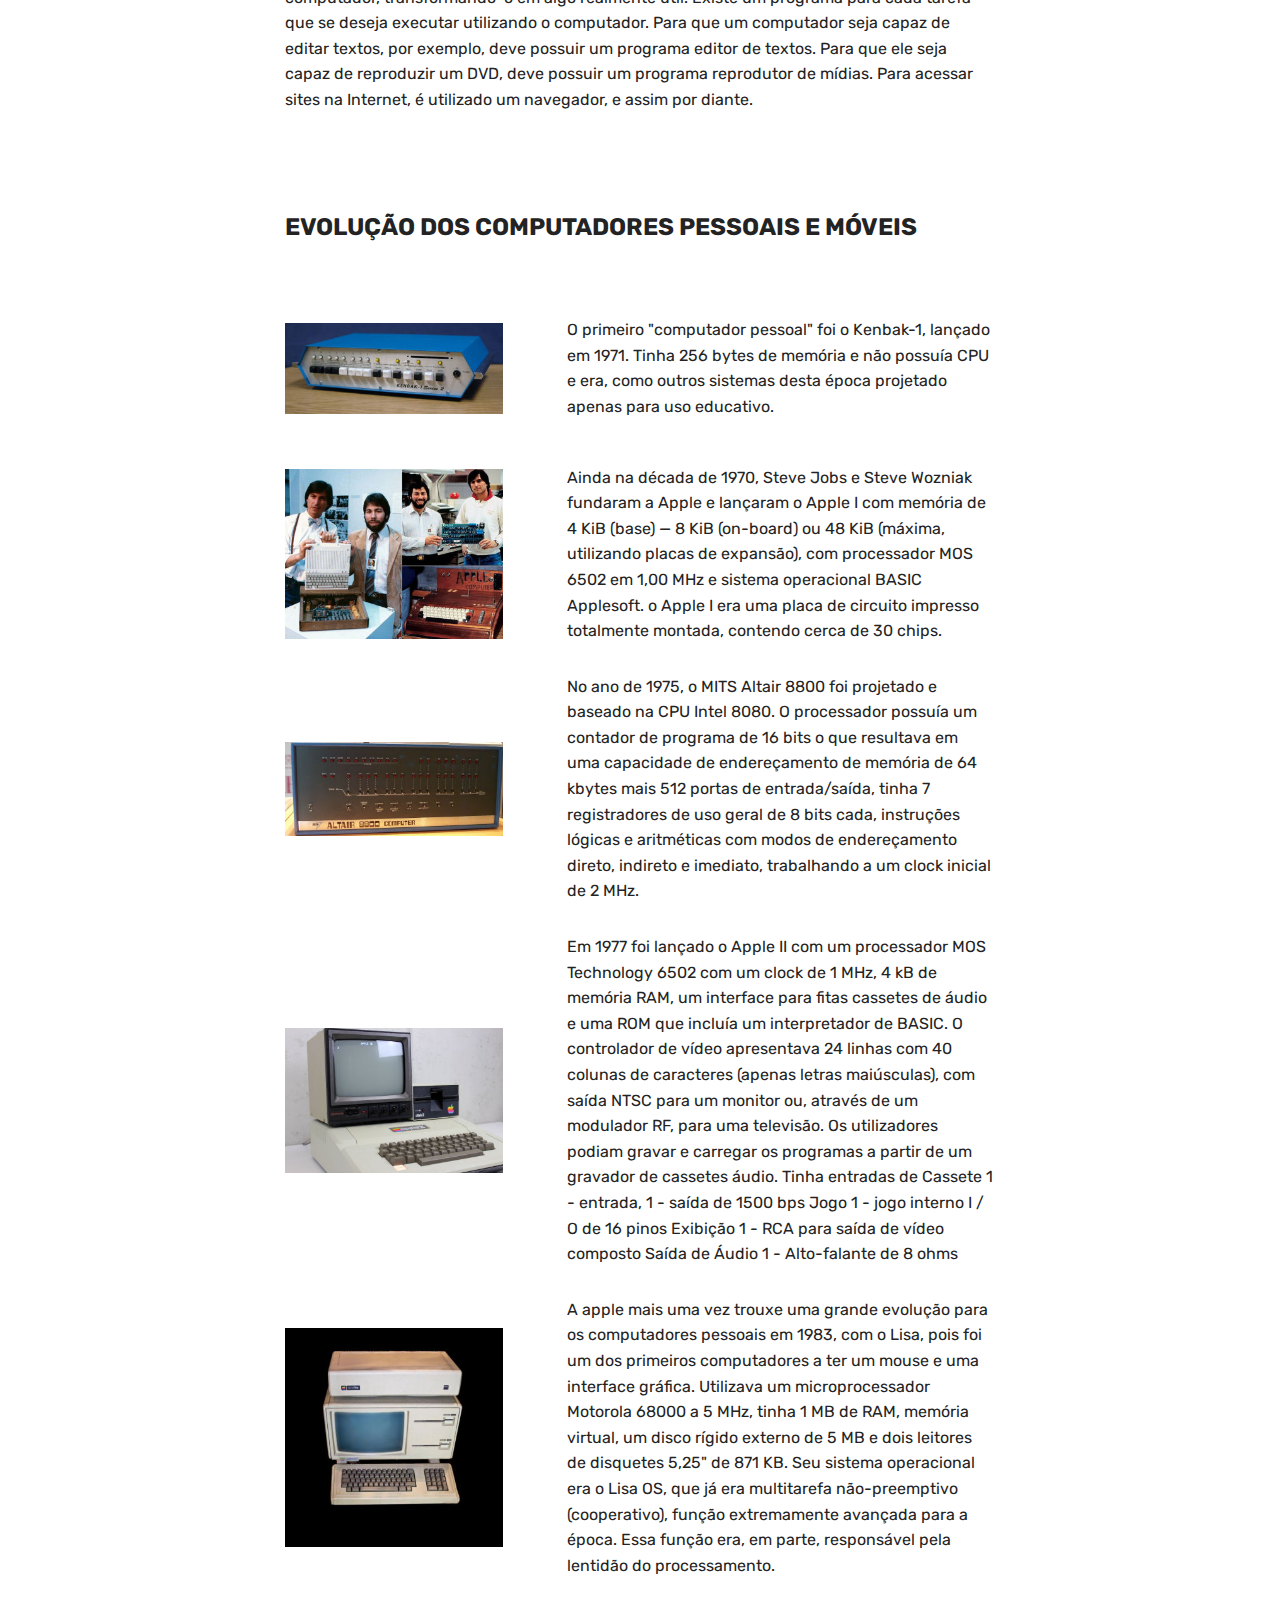
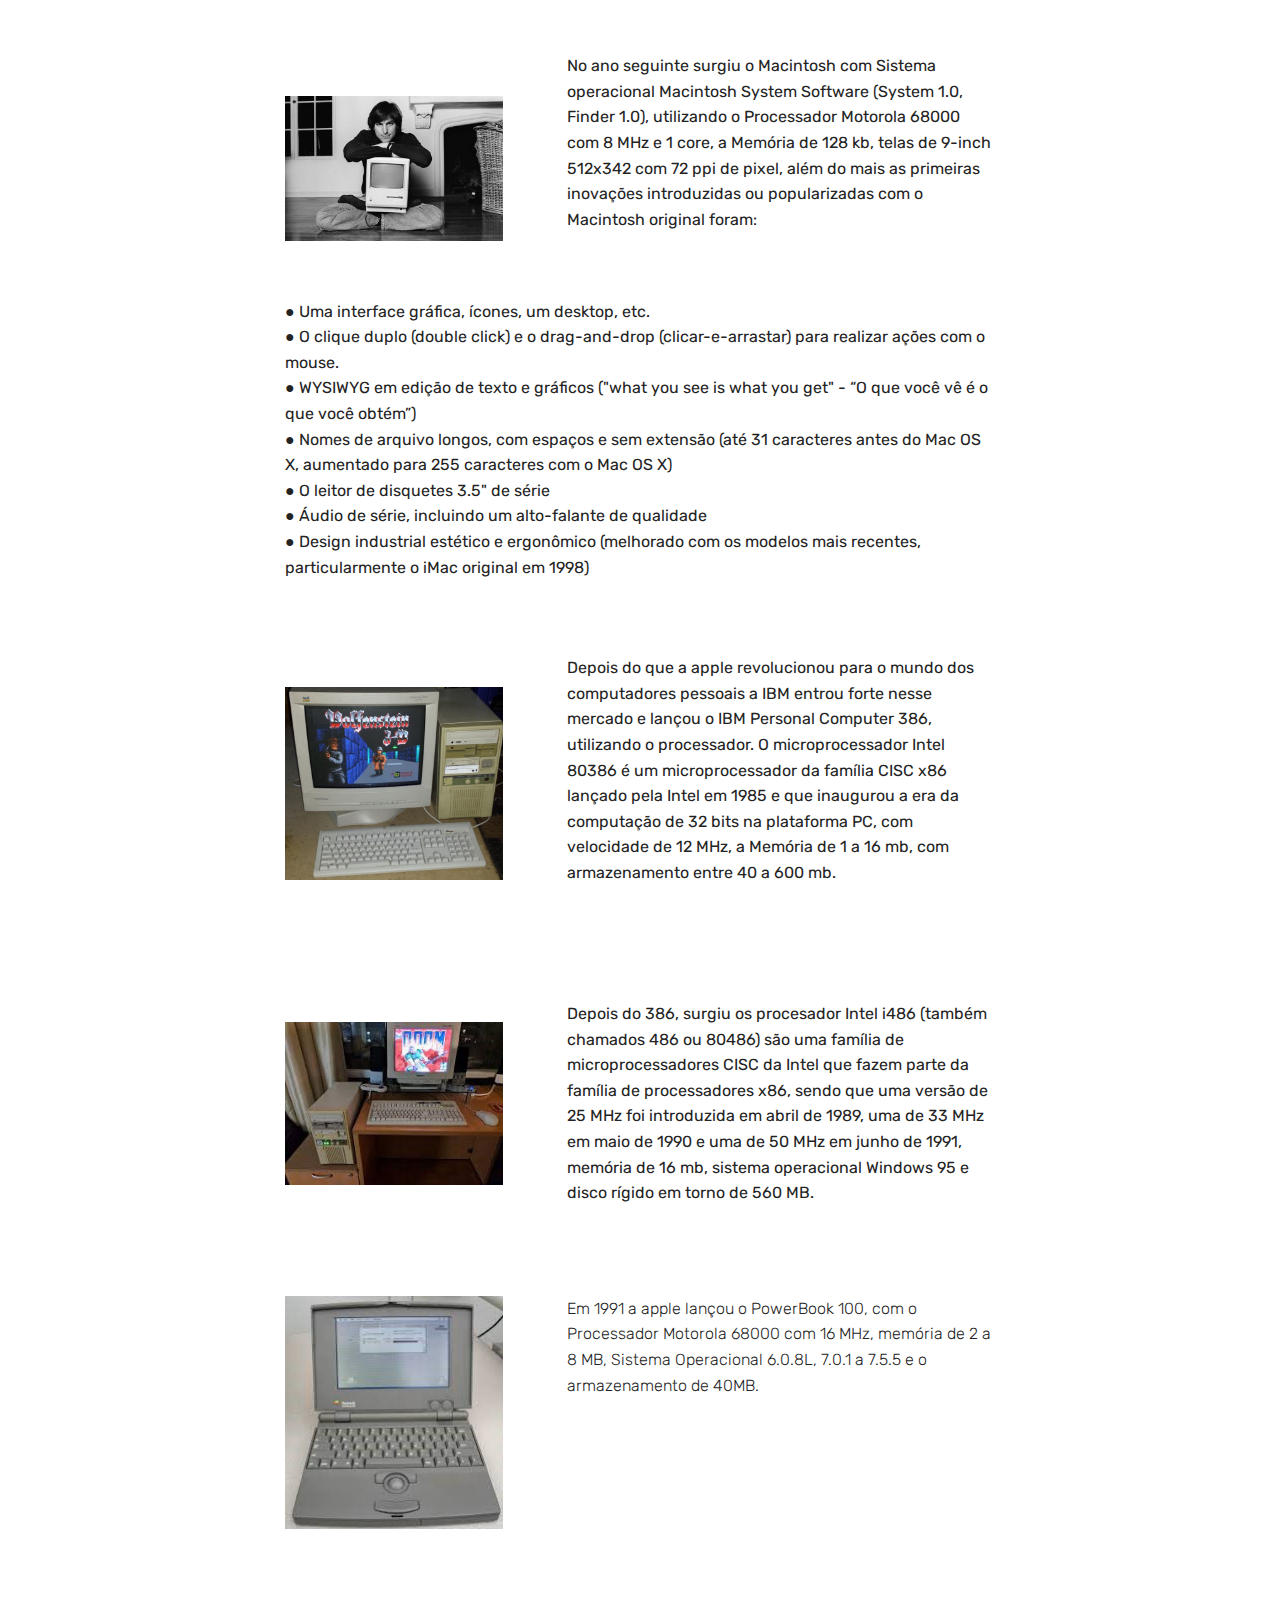
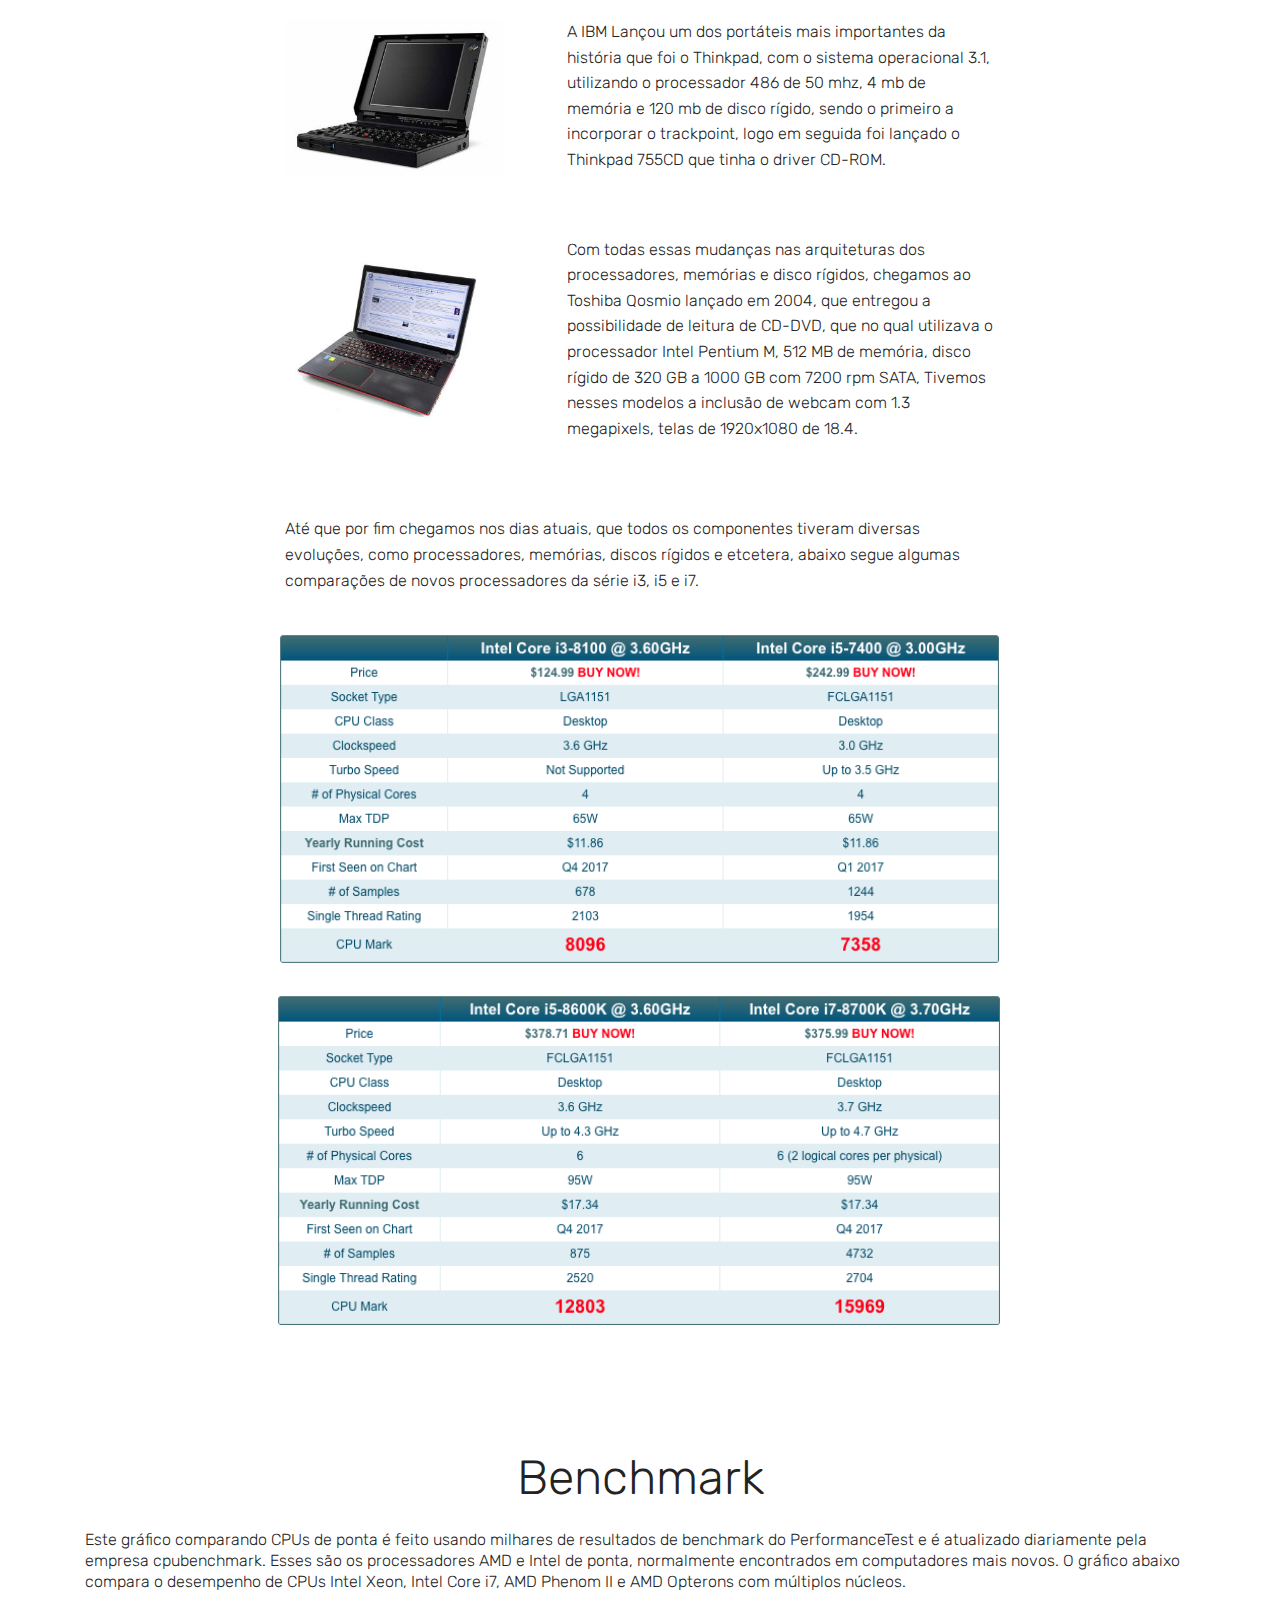
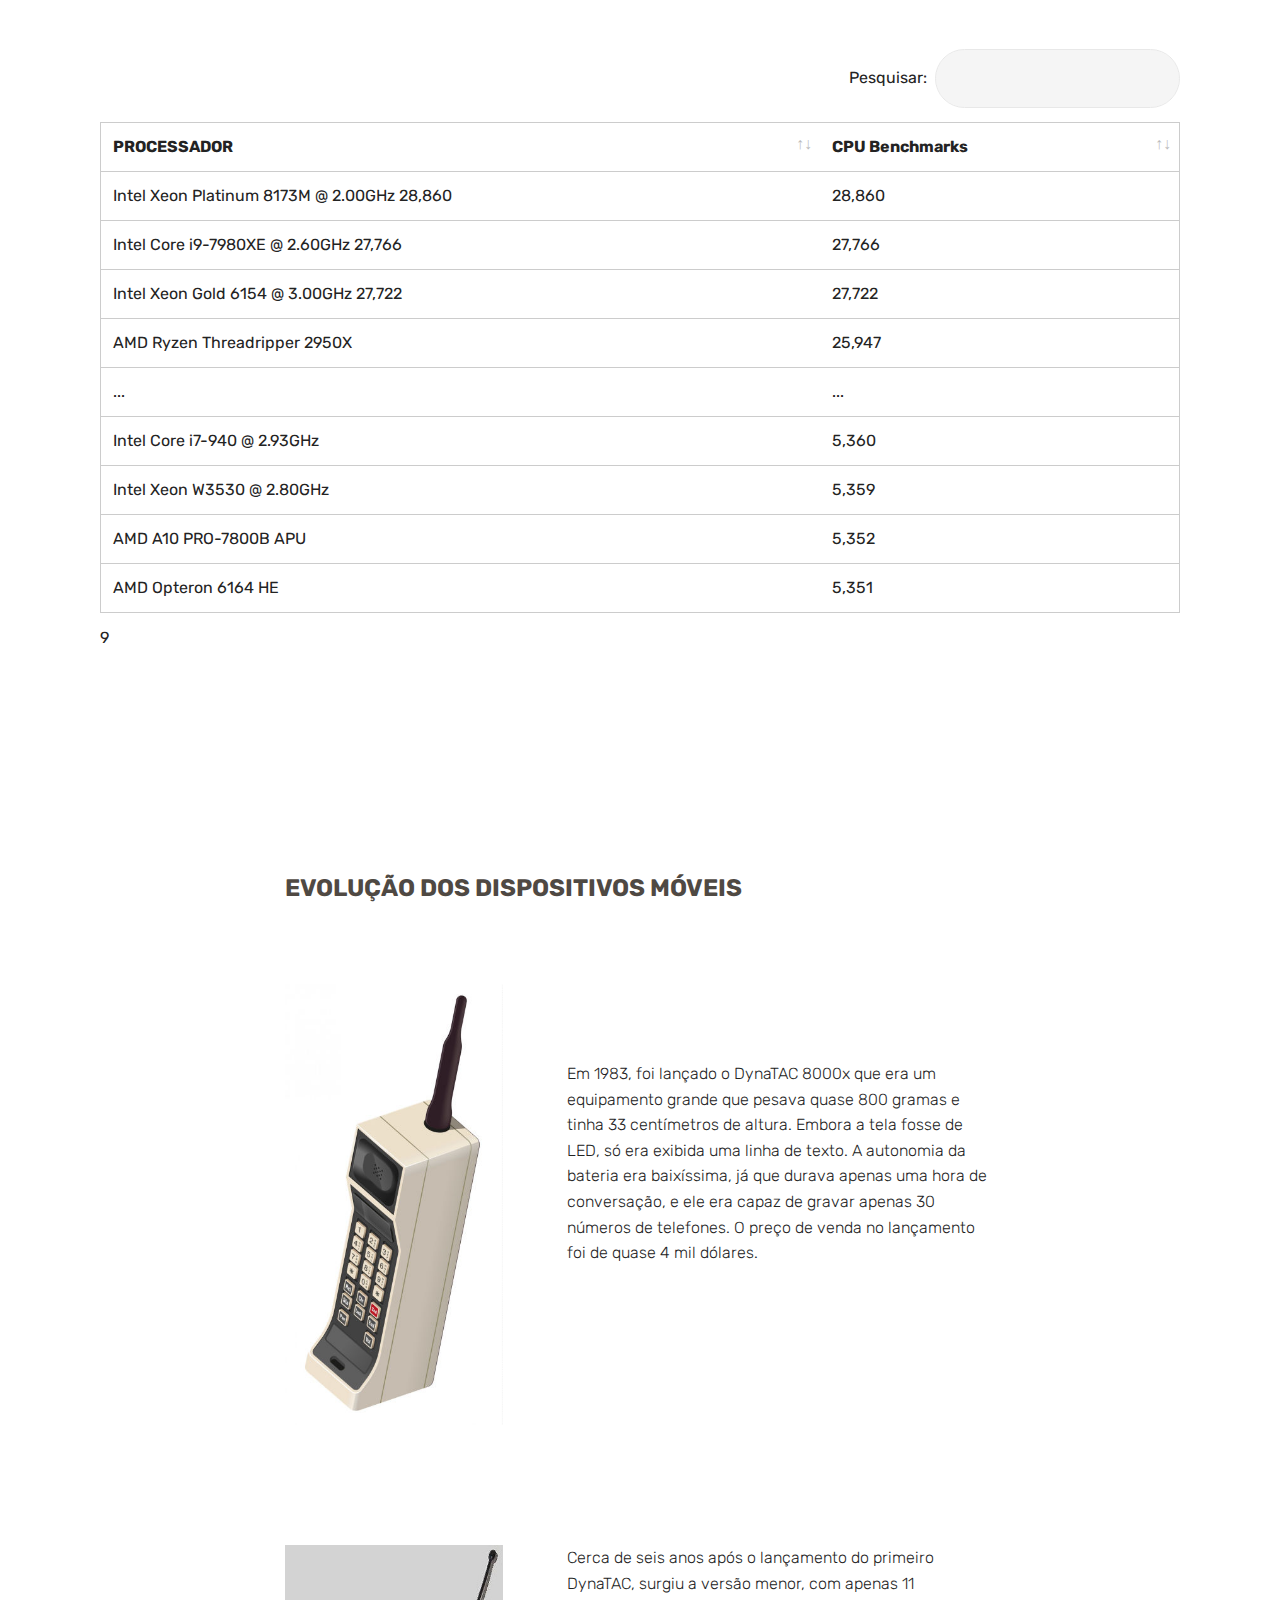
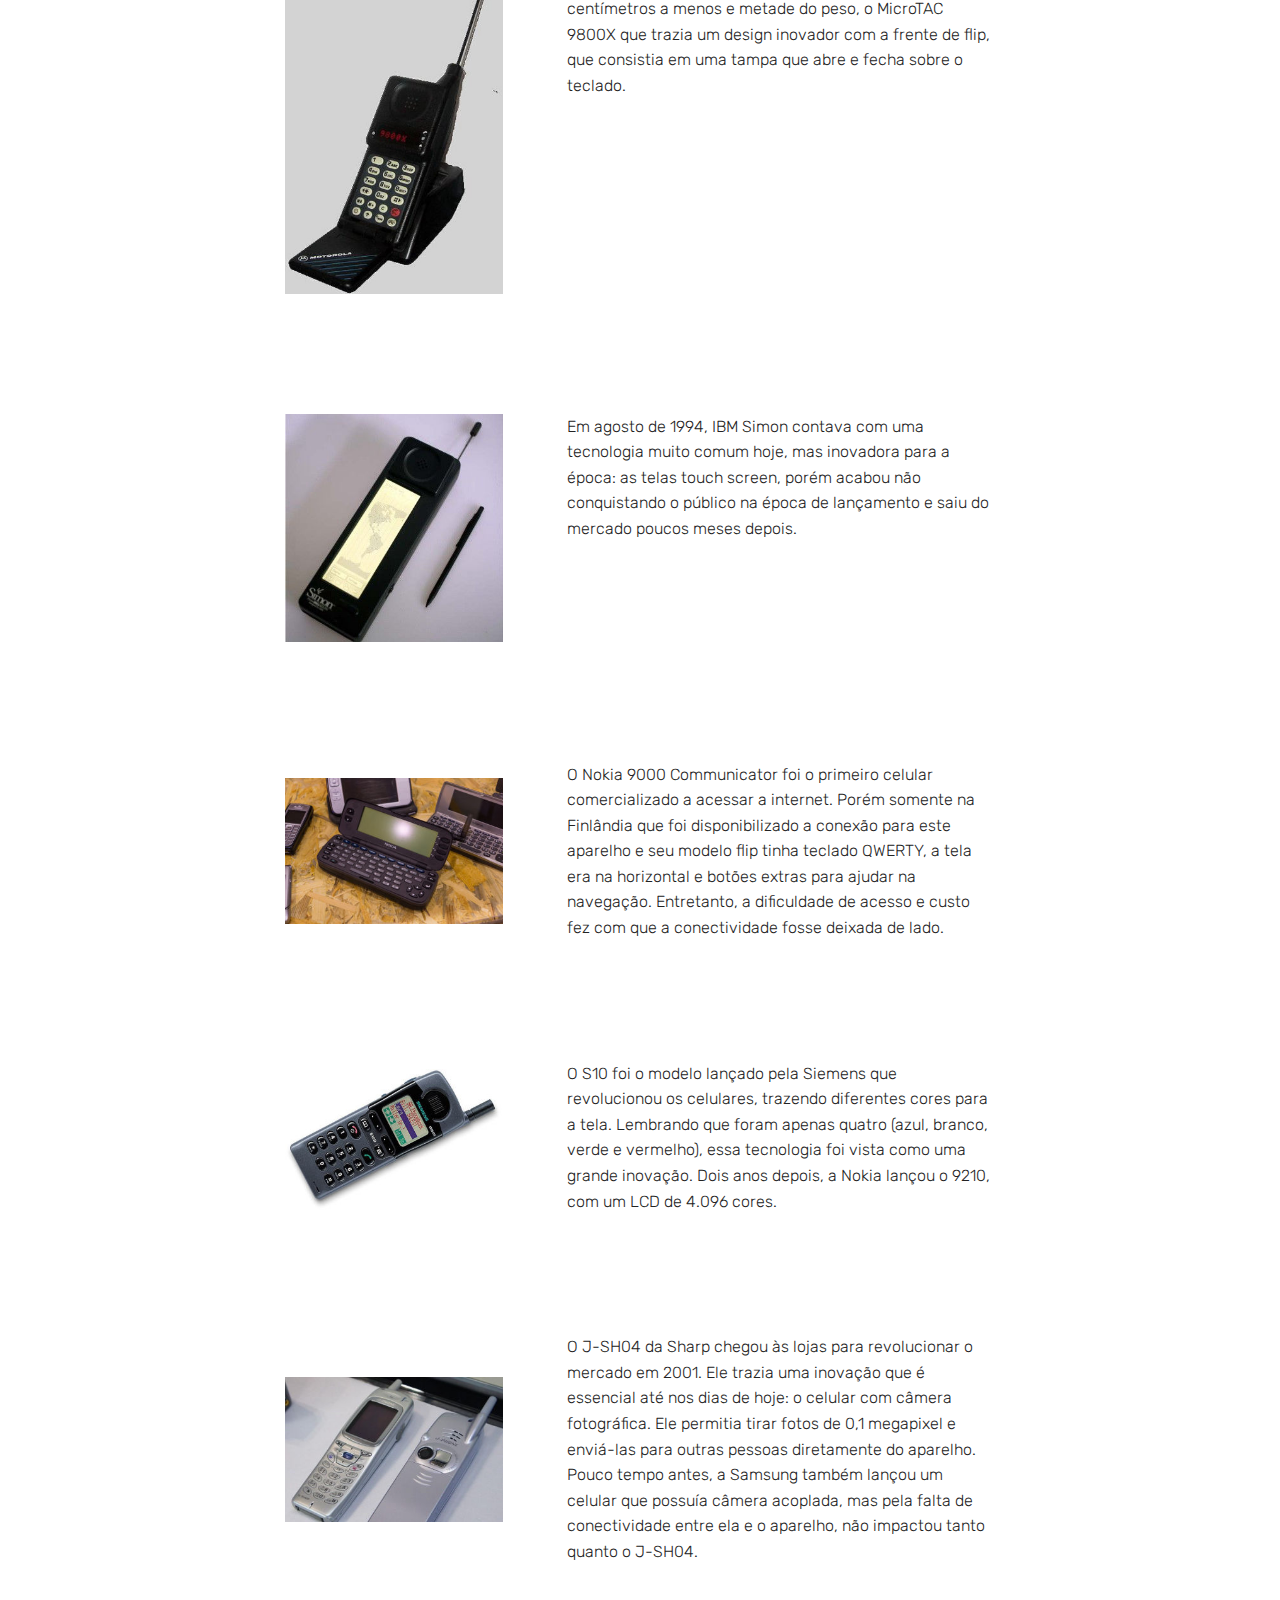
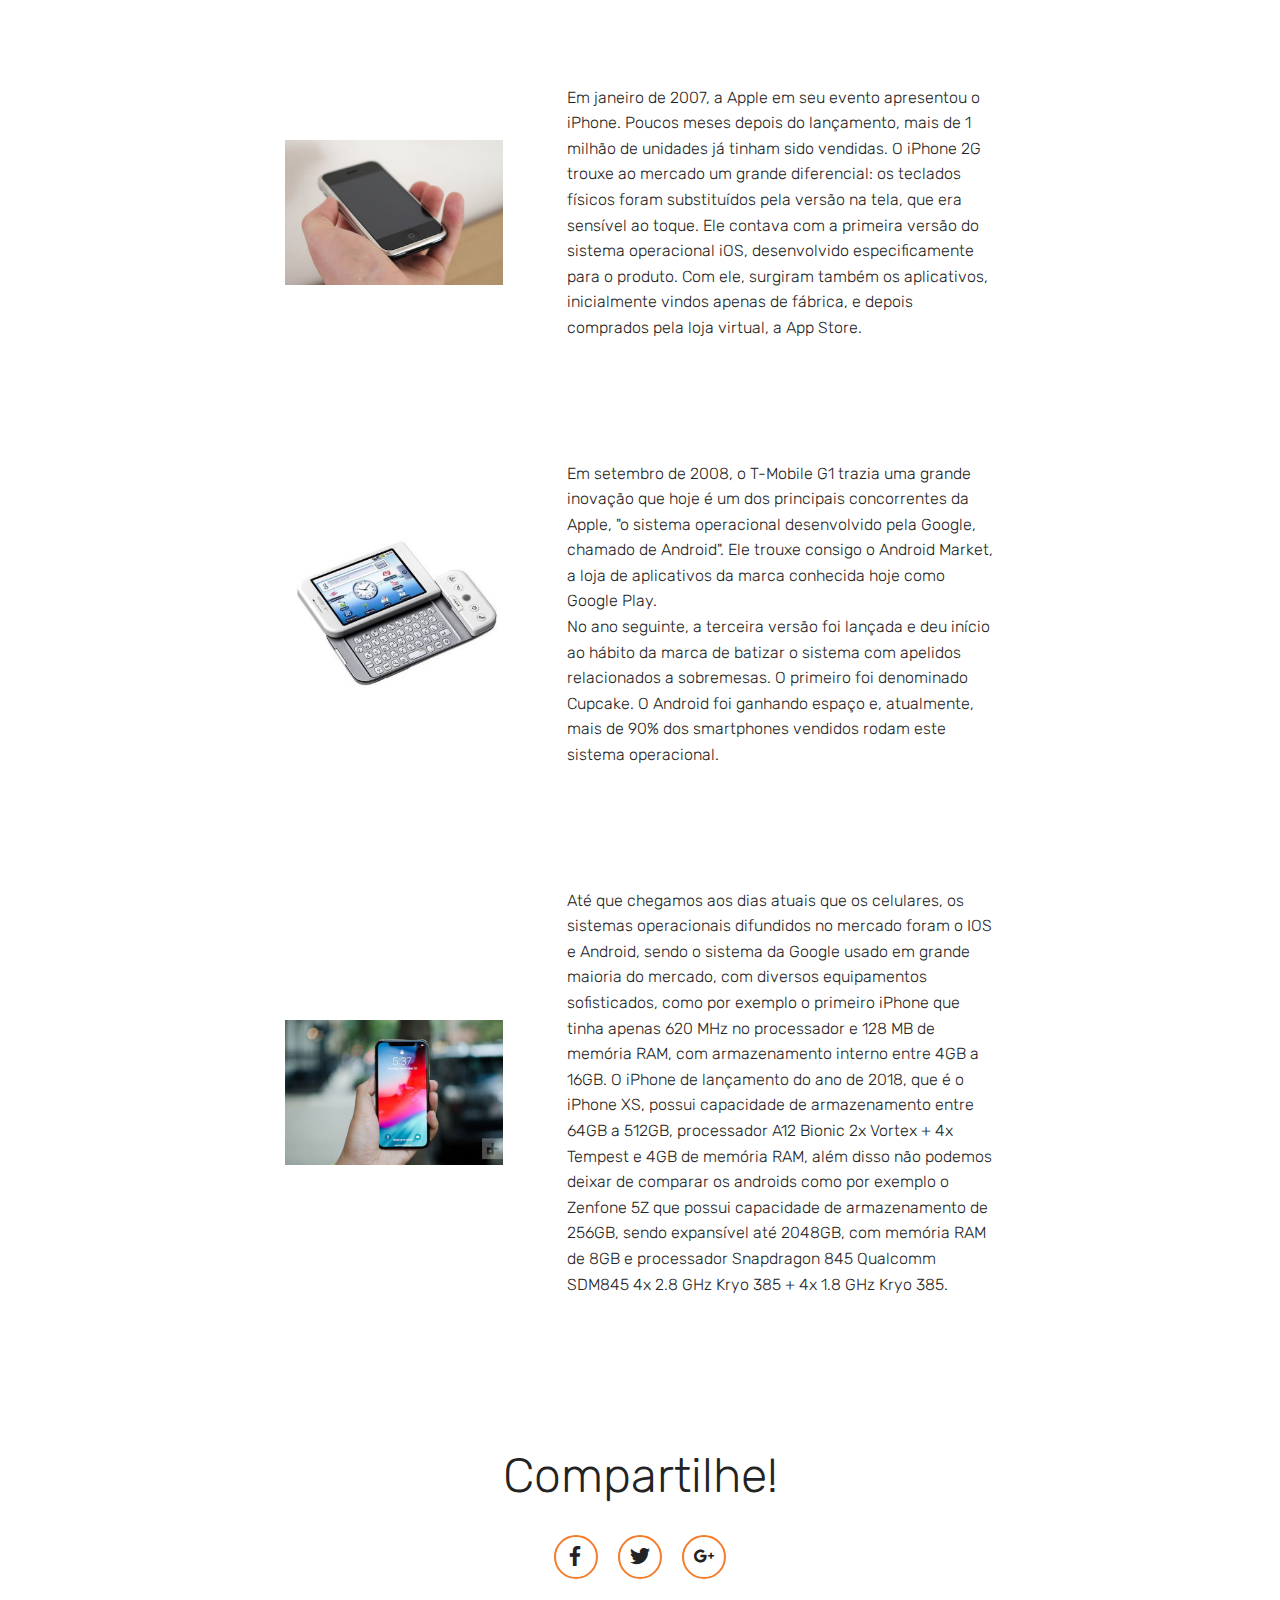
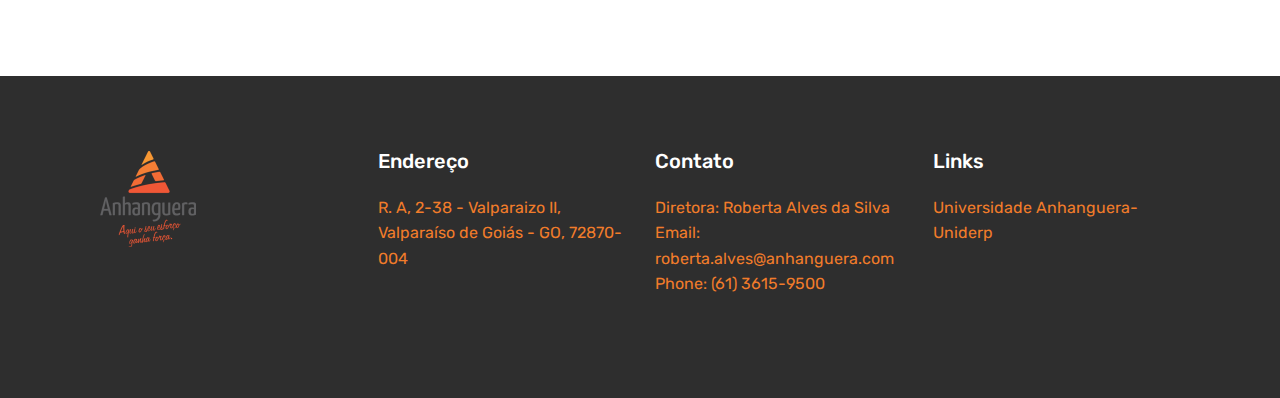
<file: app/page2.html>
<!DOCTYPE html>
<html >
<head>
  <meta charset="UTF-8">
  <meta http-equiv="X-UA-Compatible" content="IE=edge">
  <meta name="viewport" content="width=device-width, initial-scale=1, minimum-scale=1">
  <link rel="shortcut icon" href="assets/images/anhanguera-educacional-logo-180x120.png" type="image/x-icon">
  <meta name="description" content="Website Creator Description">
  <title>Organização de Computadores&amp;nbsp;</title>
  <link rel="stylesheet" href="assets/web/assets/icons/icons.css">
  <link rel="stylesheet" href="assets/tether/tether.min.css">
  <link rel="stylesheet" href="assets/bootstrap/css/bootstrap.min.css">
  <link rel="stylesheet" href="assets/bootstrap/css/bootstrap-grid.min.css">
  <link rel="stylesheet" href="assets/bootstrap/css/bootstrap-reboot.min.css">
  <link rel="stylesheet" href="assets/socicon/css/styles.css">
  <link rel="stylesheet" href="assets/dropdown/css/style.css">
  <link rel="stylesheet" href="assets/datatables/data-tables.bootstrap4.min.css">
  <link rel="stylesheet" href="assets/theme/css/style.css">
  <link rel="stylesheet" href="assets/app/css/mbr-additional.css" type="text/css">



</head>
<body>
  <section class="menu cid-qTkzRZLJNu" once="menu" id="menu1-18">



    <nav class="navbar navbar-expand beta-menu navbar-dropdown align-items-center navbar-fixed-top navbar-toggleable-sm">
        <button class="navbar-toggler navbar-toggler-right" type="button" data-toggle="collapse" data-target="#navbarSupportedContent" aria-controls="navbarSupportedContent" aria-expanded="false" aria-label="Toggle navigation">
            <div class="hamburger">
                <span></span>
                <span></span>
                <span></span>
                <span></span>
            </div>
        </button>
        <div class="menu-logo">
            <div class="navbar-brand">
                <span class="navbar-logo">
                    <a href="index.html">
                         <img src="assets/images/anhanguera-educacional-logo-180x120.png" alt="PROINTER I" title="" style="height: 3.8rem;">
                    </a>
                </span>
                <span class="navbar-caption-wrap"><a class="navbar-caption text-info display-4" href="index.html">PROINTER I</a></span>
            </div>
        </div>
        <div class="collapse navbar-collapse" id="navbarSupportedContent">
            <ul class="navbar-nav nav-dropdown nav-right" data-app-modern-menu="true"><li class="nav-item">
                    <a class="nav-link link text-info display-4" href="index.html"><span class="mbri-home mbr-iconfont mbr-iconfont-btn" style="color: rgb(35, 35, 35);"></span>Inicio</a>
                </li><li class="nav-item"><a class="nav-link link text-info display-4" href="page5.html" aria-expanded="false"><span class="mbri-rocket mbr-iconfont mbr-iconfont-btn"></span>
                        Notícias &nbsp; &nbsp; &nbsp; &nbsp; &nbsp; &nbsp; &nbsp; &nbsp; &nbsp; &nbsp;</a></li><li class="nav-item dropdown"><a class="nav-link link text-info dropdown-toggle display-4" href="page1.html" aria-expanded="false" data-toggle="dropdown-submenu"><span class="mbri-search mbr-iconfont mbr-iconfont-btn"></span>
                        Pesquisas &nbsp; &nbsp; &nbsp; &nbsp; &nbsp; &nbsp; &nbsp; &nbsp; &nbsp; &nbsp;</a><div class="dropdown-menu"><a class="text-info dropdown-item display-4" href="page2.html" aria-expanded="false">Organização de Computadores</a><a class="text-info dropdown-item display-4" href="page1.html" aria-expanded="false">Sistemas Operacionais</a><a class="text-info dropdown-item display-4" href="page3.html" aria-expanded="false">Dispositivos Móveis</a><a class="text-info dropdown-item display-4" href="page4.html" aria-expanded="false">Subsistema de Memória (Cloud Computing)</a></div></li><li class="nav-item"><a class="nav-link link text-info display-4" href="page6.html" aria-expanded="false">
                        Sobre &nbsp; &nbsp; &nbsp; &nbsp; &nbsp; &nbsp; &nbsp; &nbsp;</a></li></ul>

        </div>
    </nav>
</section>

<section class="engine">css templates</a></section><section class="mbr-section content4 cid-r7vMyDUGK5" id="content4-1s">



    <div class="container">
        <div class="media-container-row">
            <div class="title col-12 col-md-8">
                <h2 class="align-center pb-3 mbr-fonts-style display-2"><font color="#4f4943"><strong>Organização e Arquitetura de Computadores
</strong></font><div><font color="#4f4943"><strong><br></strong></font></div></h2>


            </div>
        </div>
    </div>
</section>

<section class="mbr-section article content1 cid-r7vMYhwcT5" id="content1-1t">



    <div class="container">
        <div class="media-container-row">
            <div class="mbr-text col-12 col-md-8 mbr-fonts-style display-7"><p>O computador é uma máquina ou dispositivo capaz de executar uma sequência de instruções definidas pelo homem para gerar um determinado resultado, o qual atenda a uma necessidade específica (ex.: realizar cálculos, gerar relatórios).
</p><p>As partes físicas de um computador, tais como: dispositivos de entrada e saída (ex.: monitor, teclado, impressora, webcam), dispositivos de armazenamento (ex. memória volátil e permanente), processador, assim como todo o conjunto de elementos que compõem um computador são chamados de hardware e pode-se dizer que a combinação do hardware e do software forma o sistema computacional.
</p><p><br></p></div>
        </div>
    </div>
</section>

<section class="mbr-section content4 cid-r7vO6rQ1Vb" id="content4-1u">



    <div class="container">
        <div class="media-container-row">
            <div class="title col-12 col-md-8">
                <h2 class="align-center pb-3 mbr-fonts-style display-5"><strong>Hardware</strong></h2>


            </div>
        </div>
    </div>
</section>

<section class="mbr-section article content1 cid-r7vPWjXeRg" id="content1-1w">



    <div class="container">
        <div class="media-container-row">
            <div class="mbr-text col-12 col-md-8 mbr-fonts-style display-7"><p>Hardware deriva da palavra hard em inglês, que significa duro. É usado para definir todos os componentes físicos (mecânicos, magnéticos e eletrônicos) de um computador, ou seja, a máquina propriamente dita. O hardware de um computador pode ser dividido basicamente em quatro categorias:&nbsp;</p></div>
        </div>
    </div>
</section>

<section class="mbr-section article content12 cid-r7vR0CFzeM" id="content12-1x">


    <div class="container">
        <div class="media-container-row">
            <div class="mbr-text counter-container col-12 col-md-8 mbr-fonts-style display-7">
                <div><br></div><ul>
                    <li><strong>PROCESSADOR</strong><strong>:</strong>&nbsp;Também chamado de Unidade Central de Processamento (UCP), do inglês Central Processing Unit(CPU), é o principal componente eletrônico de um computador.
</li>
                    <li><strong>&nbsp;PLACA MÃE:</strong> &nbsp;É a principal placa do computador, responsável pela interconexão de todos os dispositivos que o compõem.
</li>
                    <li><strong>MEMÓRIA:</strong> É&nbsp;formada por todos os dispositivos que são utilizados para armazenar dados e instruções, seja de forma temporária ou permanente.</li></ul><p>&nbsp; &nbsp; &nbsp; &nbsp; &nbsp; <strong>Memória Principal:</strong> é aquela que é acessada diretamente pelo processador e armazen os dados de forma eletrônica.&nbsp;<span style="font-size: 1rem;">Apresenta alta velocidade e baixa capacidade de armazenamento.&nbsp;</span></p><p><strong>&nbsp; &nbsp; &nbsp; &nbsp; &nbsp; &nbsp; Memória Secundária:</strong> também chamada memória de massa, apresenta alta capacidade de armazenamento e baixa velocidade.</p><ul><li><strong>DISPOSITIVOS DE ENTRADA E SAÍDA:</strong>&nbsp;também chamados de periféricos, permitem a comunicação entre o processador e os demais componentes do computador, assim como entre o computador e o meio externo.
</li>
                </ul>
            </div>
        </div>
    </div>
</section>

<section class="mbr-section content4 cid-r7vY44FWk7" id="content4-1y">



    <div class="container">
        <div class="media-container-row">
            <div class="title col-12 col-md-8">
                <h2 class="align-center pb-3 mbr-fonts-style display-5"><font color="#4f4943"><strong>Software</strong></font></h2>


            </div>
        </div>
    </div>
</section>

<section class="mbr-section article content1 cid-r7vYgbDSuc" id="content1-1z">



    <div class="container">
        <div class="media-container-row">
            <div class="mbr-text col-12 col-md-8 mbr-fonts-style display-7"><p>Em contraposição ao hardware, que são os equipamentos, o software, ou programa, é a parte lógica do computador, ou seja, o conjunto de dados e instruções passadas para os componentes físicos de um computador para que ele possa executar determinada tarefa, para a qual o software foi projetado.
</p><p>A função do software é facilitar a interação dos usuários com os componentes físicos do computador, transformando-o em algo realmente útil. Existe um programa para cada tarefa que se deseja executar utilizando o computador. Para que um computador seja capaz de editar textos, por exemplo, deve possuir um programa editor de textos. Para que ele seja capaz de reproduzir um DVD, deve possuir um programa reprodutor de mídias. Para acessar sites na Internet, é utilizado um navegador, e assim por diante.
</p><p><br></p></div>
        </div>
    </div>
</section>

<section class="mbr-section content4 cid-r7vYCprzWt" id="content4-20">



    <div class="container">
        <div class="media-container-row">
            <div class="title col-12 col-md-8">
                <h2 class="align-center pb-3 mbr-fonts-style display-5"><strong>
</strong><div><strong>EVOLUÇÃO DOS COMPUTADORES PESSOAIS E MÓVEIS
</strong></div><div><strong><br></strong></div></h2>


            </div>
        </div>
    </div>
</section>

<section class="mbr-section content6 cid-r7vZPONDEb" id="content6-22">



    <div class="container">
        <div class="media-container-row">
            <div class="col-12 col-md-8">
                <div class="media-container-row">
                    <div class="mbr-figure" style="width: 60%;">
                      <img src="assets/images/is-346x144.jpg" alt="Anhanguera" title="">
                    </div>
                    <div class="media-content">
                        <div class="mbr-section-text">
                            <p class="mbr-text mb-0 mbr-fonts-style display-7">O primeiro "computador pessoal" foi o Kenbak-1, lançado em 1971. Tinha 256 bytes de memória e não possuía CPU e era, como outros sistemas desta época  projetado apenas  para uso educativo.</p>
                        </div>
                    </div>
                </div>
            </div>
        </div>
    </div>
</section>

<section class="mbr-section content6 cid-r7D8Mkaa2Z" id="content6-25">



    <div class="container">
        <div class="media-container-row">
            <div class="col-12 col-md-8">
                <div class="media-container-row">
                    <div class="mbr-figure" style="width: 60%;">
                      <img src="assets/images/a-346x269.jpg" alt="Anhanguera" title="">
                    </div>
                    <div class="media-content">
                        <div class="mbr-section-text">
                            <p class="mbr-text mb-0 mbr-fonts-style display-7">Ainda na década de 1970, Steve Jobs e Steve Wozniak fundaram a Apple e lançaram o Apple I com memória de 4 KiB (base) — 8 KiB (on-board) ou 48 KiB (máxima, utilizando placas de expansão), com processador MOS 6502 em 1,00 MHz e sistema operacional BASIC Applesoft. o Apple I era uma placa de circuito impresso totalmente montada, contendo cerca de 30 chips.</p>
                        </div>
                    </div>
                </div>
            </div>
        </div>
    </div>
</section>

<section class="mbr-section content6 cid-r7D8QJr69w" id="content6-26">



    <div class="container">
        <div class="media-container-row">
            <div class="col-12 col-md-8">
                <div class="media-container-row">
                    <div class="mbr-figure" style="width: 60%;">
                      <img src="assets/images/-346x150.jpg" alt="Anhanguera" title="">
                    </div>
                    <div class="media-content">
                        <div class="mbr-section-text">
                            <p class="mbr-text mb-0 mbr-fonts-style display-7">No ano de 1975, o MITS Altair 8800 foi  projetado e baseado na CPU Intel 8080. O processador possuía um contador de programa de 16 bits o que resultava em uma capacidade de endereçamento de memória de 64 kbytes mais 512 portas de entrada/saída, tinha 7 registradores de uso geral de 8 bits cada, instruções lógicas e aritméticas com modos de endereçamento direto, indireto e imediato, trabalhando a um clock inicial de 2 MHz.</p>
                        </div>
                    </div>
                </div>
            </div>
        </div>
    </div>
</section>

<section class="mbr-section content6 cid-r7DbKwgK60" id="content6-27">



    <div class="container">
        <div class="media-container-row">
            <div class="col-12 col-md-8">
                <div class="media-container-row">
                    <div class="mbr-figure" style="width: 60%;">
                      <img src="assets/images/o-346x231.jpg" alt="Anhanguera" title="">
                    </div>
                    <div class="media-content">
                        <div class="mbr-section-text">
                            <p class="mbr-text mb-0 mbr-fonts-style display-7">Em 1977 foi lançado o Apple II com um processador MOS Technology 6502 com um clock de 1 MHz, 4 kB de memória RAM, um interface para fitas cassetes de áudio e uma ROM que incluía um interpretador de BASIC. O controlador de vídeo apresentava 24 linhas com 40 colunas de caracteres (apenas letras maiúsculas), com saída NTSC para um monitor ou, através de um modulador RF, para uma televisão. Os utilizadores podiam gravar e carregar os programas a partir de um gravador de cassetes áudio.  Tinha entradas de Cassete 1 - entrada, 1 - saída de 1500 bps Jogo 1 - jogo interno I / O de 16 pinos Exibição 1 - RCA para saída de vídeo composto Saída de Áudio 1 - Alto-falante de 8 ohms</p>
                        </div>
                    </div>
                </div>
            </div>
        </div>
    </div>
</section>

<section class="mbr-section content6 cid-r7DbM8w8dt" id="content6-28">



    <div class="container">
        <div class="media-container-row">
            <div class="col-12 col-md-8">
                <div class="media-container-row">
                    <div class="mbr-figure" style="width: 60%;">
                      <img src="assets/images/n-346x346.jpg" alt="Anhanguera" title="">
                    </div>
                    <div class="media-content">
                        <div class="mbr-section-text">
                            <p class="mbr-text mb-0 mbr-fonts-style display-7">A apple mais uma vez trouxe uma grande evolução para os computadores pessoais em 1983, com o Lisa, pois foi um dos primeiros computadores a ter um mouse e uma interface gráfica. Utilizava um microprocessador Motorola 68000 a 5 MHz, tinha 1 MB de RAM, memória virtual, um disco rígido externo de 5 MB e dois leitores de disquetes 5,25" de 871 KB. Seu sistema operacional era o Lisa OS, que já era multitarefa não-preemptivo (cooperativo), função extremamente avançada para a época. Essa função era, em parte, responsável pela lentidão do processamento.</p>
                        </div>
                    </div>
                </div>
            </div>
        </div>
    </div>
</section>

<section class="mbr-section content6 cid-r7DdHaBNj2" id="content6-29">



    <div class="container">
        <div class="media-container-row">
            <div class="col-12 col-md-8">
                <div class="media-container-row">
                    <div class="mbr-figure" style="width: 60%;">
                      <img src="assets/images/y-346x231.jpg" alt="Anhanguera" title="">
                    </div>
                    <div class="media-content">
                        <div class="mbr-section-text">
                            <p class="mbr-text mb-0 mbr-fonts-style display-7">No ano seguinte surgiu o Macintosh com Sistema operacional Macintosh System Software (System 1.0, Finder 1.0), utilizando o Processador Motorola 68000 com 8 MHz e 1 core, a Memória de 128 kb, telas de 9-inch 512x342 com 72 ppi de pixel, além do mais as primeiras inovações introduzidas ou popularizadas com o Macintosh original foram:<br>
<br><br></p>
                        </div>
                    </div>
                </div>
            </div>
        </div>
    </div>
</section>

<section class="mbr-section article content1 cid-r7DeucfMtO" id="content1-2a">



    <div class="container">
        <div class="media-container-row">
            <div class="mbr-text col-12 col-md-8 mbr-fonts-style display-7">●	Uma interface gráfica, ícones, um desktop, etc.
<div>●	O clique duplo (double click) e o drag-and-drop (clicar-e-arrastar) para realizar ações com o mouse.
</div><div>●	WYSIWYG em edição de texto e gráficos ("what you see is what you get" - “O que você vê é o que você obtém”)
</div><div>●	Nomes de arquivo longos, com espaços e sem extensão (até 31 caracteres antes do Mac OS X, aumentado para 255 caracteres com o Mac OS X)
</div><div>●	O leitor de disquetes 3.5" de série
</div><div>●	Áudio de série, incluindo um alto-falante de qualidade
</div><div>●	Design industrial estético e ergonômico (melhorado com os modelos mais recentes, particularmente o iMac original em 1998)&nbsp;</div></div>
        </div>
    </div>
</section>

<section class="mbr-section content6 cid-r7Df9RMeZ6" id="content6-2b">



    <div class="container">
        <div class="media-container-row">
            <div class="col-12 col-md-8">
                <div class="media-container-row">
                    <div class="mbr-figure" style="width: 60%;">
                      <img src="assets/images/k-346x306.jpg" alt="Anhanguera" title="">
                    </div>
                    <div class="media-content">
                        <div class="mbr-section-text">
                            <p class="mbr-text mb-0 mbr-fonts-style display-7">Depois do que a apple revolucionou para o mundo dos computadores pessoais a IBM entrou forte nesse mercado e lançou o IBM Personal Computer 386, utilizando o processador. O microprocessador Intel 80386 é um microprocessador da família CISC x86 lançado pela Intel em 1985 e que inaugurou a era da computação de 32 bits na plataforma PC, com velocidade de 12 MHz, a Memória de 1 a 16 mb, com armazenamento entre 40 a 600 mb.
<br>
<br></p>
                        </div>
                    </div>
                </div>
            </div>
        </div>
    </div>
</section>

<section class="mbr-section content6 cid-r7DfbXmkIb" id="content6-2c">



    <div class="container">
        <div class="media-container-row">
            <div class="col-12 col-md-8">
                <div class="media-container-row">
                    <div class="mbr-figure" style="width: 60%;">
                      <img src="assets/images/l-259x194.jpg" alt="Anhanguera" title="">
                    </div>
                    <div class="media-content">
                        <div class="mbr-section-text">
                            <p class="mbr-text mb-0 mbr-fonts-style display-7">Depois do 386, surgiu os procesador Intel i486 (também chamados 486 ou 80486) são uma família de microprocessadores CISC da Intel que fazem parte da família de processadores x86, sendo que uma versão de 25 MHz foi introduzida em abril de 1989, uma de 33 MHz em maio de 1990 e uma de 50 MHz em junho de 1991, memória de 16 mb, sistema operacional Windows 95 e disco rígido em torno de  560 MB.</p>
                        </div>
                    </div>
                </div>
            </div>
        </div>
    </div>
</section>

<section class="mbr-section content6 cid-r7DfdgOHxe" id="content6-2d">



    <div class="container">
        <div class="media-container-row">
            <div class="col-12 col-md-8">
                <div class="media-container-row">
                    <div class="mbr-figure" style="width: 60%;">
                      <img src="assets/images/q-217x232.jpg" alt="Anhanguera" title="">
                    </div>
                    <div class="media-content">
                        <div class="mbr-section-text">
                            <p class="mbr-text mb-0 mbr-fonts-style display-4">Em 1991 a apple lançou o PowerBook 100, com o Processador Motorola 68000 com 16 MHz, memória de 2 a 8 MB, Sistema Operacional 6.0.8L, 7.0.1 a 7.5.5 e o armazenamento de 40MB.</p>
                        </div>
                    </div>
                </div>
            </div>
        </div>
    </div>
</section>

<section class="mbr-section content6 cid-r7DgGB3D5E" id="content6-2e">



    <div class="container">
        <div class="media-container-row">
            <div class="col-12 col-md-8">
                <div class="media-container-row">
                    <div class="mbr-figure" style="width: 60%;">
                      <img src="assets/images/w-346x250.jpg" alt="Anhanguera" title="">
                    </div>
                    <div class="media-content">
                        <div class="mbr-section-text">
                            <p class="mbr-text mb-0 mbr-fonts-style display-4">A IBM Lançou um dos portáteis mais importantes da história que foi o Thinkpad, com o sistema operacional 3.1, utilizando o processador 486 de 50 mhz, 4 mb de memória e 120 mb de disco rígido, sendo o primeiro a incorporar o trackpoint, logo em seguida foi lançado o Thinkpad 755CD que tinha o driver CD-ROM.</p>
                        </div>
                    </div>
                </div>
            </div>
        </div>
    </div>
</section>

<section class="mbr-section content6 cid-r7DgHYeH6U" id="content6-2f">



    <div class="container">
        <div class="media-container-row">
            <div class="col-12 col-md-8">
                <div class="media-container-row">
                    <div class="mbr-figure" style="width: 60%;">
                      <img src="assets/images/u-346x260.jpg" alt="Anhanguera" title="">
                    </div>
                    <div class="media-content">
                        <div class="mbr-section-text">
                            <p class="mbr-text mb-0 mbr-fonts-style display-4">Com todas essas mudanças nas arquiteturas dos processadores, memórias e disco rígidos, chegamos ao Toshiba Qosmio lançado em 2004, que entregou a possibilidade de leitura de CD-DVD, que no qual utilizava o processador Intel Pentium M, 512 MB de memória, disco rígido de 320 GB a 1000 GB com 7200 rpm SATA, Tivemos nesses modelos a inclusão de webcam com 1.3 megapixels, telas de 1920x1080 de 18.4.</p>
                        </div>
                    </div>
                </div>
            </div>
        </div>
    </div>
</section>

<section class="mbr-section article content1 cid-r7Dkf8SjIt" id="content1-2j">



    <div class="container">
        <div class="media-container-row">
            <div class="mbr-text col-12 col-md-8 mbr-fonts-style display-4"><p>Até que por fim chegamos nos dias atuais, que todos os componentes tiveram diversas evoluções, como processadores, memórias, discos rígidos e etcetera, abaixo segue algumas comparações de novos processadores da série i3, i5 e i7.</p></div>
        </div>
    </div>
</section>

<section class="cid-r7DjQuYsqe" id="image1-2i">



    <figure class="mbr-figure container">
            <div class="image-block" style="width: 66%;">
                <img src="assets/images/i-723x345.png" width="1400" alt="Anhanguera" title="">

            </div>
    </figure>
</section>

<section class="cid-r7Dlf9pJ91" id="image1-2k">



    <figure class="mbr-figure container">
            <div class="image-block" style="width: 66%;">
                <img src="assets/images/ii-720x334.png" width="1400" alt="Anhanguera" title="">

            </div>
    </figure>
</section>

<section class="section-table cid-r7DlRPYuRX" id="table1-2m">



  <div class="container container-table">
      <h2 class="mbr-section-title mbr-fonts-style align-center pb-3 display-2">Benchmark
      </h2>
      <h3 class="mbr-section-subtitle mbr-fonts-style align-center pb-5 mbr-light display-7">Este gráfico comparando CPUs de ponta é feito usando milhares de resultados de benchmark do PerformanceTest e é atualizado diariamente pela empresa cpubenchmark. Esses são os processadores AMD e Intel de ponta, normalmente encontrados em computadores mais novos. O gráfico abaixo compara o desempenho de CPUs Intel Xeon, Intel Core i7, AMD Phenom II e AMD Opterons com múltiplos núcleos.</h3>
      <div class="table-wrapper">
        <div class="container">
          <div class="row search">
            <div class="col-md-6"></div>
            <div class="col-md-6">
                <div class="dataTables_filter">
                  <label class="searchInfo mbr-fonts-style display-7">Pesquisar:</label>
                  <input class="form-control input-sm" disabled="">
                </div>
            </div>
          </div>
        </div>

        <div class="container scroll">
          <table class="table isSearch" cellspacing="0">
            <thead>
              <tr class="table-heads ">




              <th class="head-item mbr-fonts-style display-7">
                      PROCESSADOR</th><th class="head-item mbr-fonts-style display-7">CPU Benchmarks&nbsp;</th></tr>
            </thead>

            <tbody>




            <tr>




              <td class="body-item mbr-fonts-style display-7">Intel Xeon Platinum 8173M @ 2.00GHz	28,860
<br></td><td class="body-item mbr-fonts-style display-7">28,860</td></tr><tr>




              <td class="body-item mbr-fonts-style display-7">Intel Core i9-7980XE @ 2.60GHz	27,766
</td><td class="body-item mbr-fonts-style display-7">27,766</td></tr><tr>




              <td class="body-item mbr-fonts-style display-7">Intel Xeon Gold 6154 @ 3.00GHz	27,722</td><td class="body-item mbr-fonts-style display-7">27,722</td></tr><tr>




              <td class="body-item mbr-fonts-style display-7">AMD Ryzen Threadripper 2950X</td><td class="body-item mbr-fonts-style display-7">25,947</td></tr><tr>




              <td class="body-item mbr-fonts-style display-7">...</td><td class="body-item mbr-fonts-style display-7">...</td></tr><tr>




              <td class="body-item mbr-fonts-style display-7">Intel Core i7-940 @ 2.93GHz</td><td class="body-item mbr-fonts-style display-7">5,360</td></tr><tr>




              <td class="body-item mbr-fonts-style display-7">Intel Xeon W3530 @ 2.80GHz</td><td class="body-item mbr-fonts-style display-7">5,359</td></tr><tr>




              <td class="body-item mbr-fonts-style display-7">AMD A10 PRO-7800B APU</td><td class="body-item mbr-fonts-style display-7">5,352</td></tr><tr>




              <td class="body-item mbr-fonts-style display-7">AMD Opteron 6164 HE</td><td class="body-item mbr-fonts-style display-7">5,351</td></tr></tbody>
          </table>
        </div>
        <div class="container table-info-container">
          <div class="row info">
            <div class="col-md-6">
              <div class="dataTables_info mbr-fonts-style display-7">
                <span class="infoBefore"></span>
                <span class="inactive infoRows"></span>
                <span class="infoAfter"></span>
                <span class="infoFilteredBefore"></span>
                <span class="inactive infoRows"></span>
                <span class="infoFilteredAfter"></span>
              </div>
            </div>
            <div class="col-md-6"></div>
          </div>
        </div>
      </div>
    </div>
</section>

<section class="mbr-section content4 cid-r7DtzBxuA2" id="content4-2n">



    <div class="container">
        <div class="media-container-row">
            <div class="title col-12 col-md-8">
                <h2 class="align-center pb-3 mbr-fonts-style display-5"><font color="#4f4943"><strong>EVOLUÇÃO DOS DISPOSITIVOS MÓVEIS</strong></font></h2>


            </div>
        </div>
    </div>
</section>

<section class="mbr-section content6 cid-r7DuvqWE9Y" id="content6-2p">



    <div class="container">
        <div class="media-container-row">
            <div class="col-12 col-md-8">
                <div class="media-container-row">
                    <div class="mbr-figure" style="width: 60%;">
                      <img src="assets/images/1-346x699.jpg" alt="Anhanguera" title="">
                    </div>
                    <div class="media-content">
                        <div class="mbr-section-text">
                            <p class="mbr-text mb-0 mbr-fonts-style display-4"><br><br><br>Em 1983, foi lançado o DynaTAC 8000x que era um equipamento grande que pesava quase 800 gramas e tinha 33 centímetros de altura. Embora a tela fosse de LED, só era exibida uma linha de texto. A autonomia da bateria era baixíssima, já que durava apenas uma hora de conversação, e ele era capaz de gravar apenas 30 números de telefones. O preço de venda no lançamento foi de quase 4 mil dólares.</p>
                        </div>
                    </div>
                </div>
            </div>
        </div>
    </div>
</section>

<section class="mbr-section content6 cid-r7DuxH5RdI" id="content6-2r">



    <div class="container">
        <div class="media-container-row">
            <div class="col-12 col-md-8">
                <div class="media-container-row">
                    <div class="mbr-figure" style="width: 60%;">
                      <img src="assets/images/2-346x553.jpg" alt="Anhanguera" title="">
                    </div>
                    <div class="media-content">
                        <div class="mbr-section-text">
                            <p class="mbr-text mb-0 mbr-fonts-style display-4">Cerca de seis anos após o lançamento do primeiro DynaTAC, surgiu a versão menor, com apenas 11 centímetros a menos e metade do peso, o MicroTAC 9800X que trazia um design inovador com a frente de flip, que consistia em uma tampa que abre e fecha sobre o teclado. </p>
                        </div>
                    </div>
                </div>
            </div>
        </div>
    </div>
</section>

<section class="mbr-section content6 cid-r7Dyo7PNBY" id="content6-2u">



    <div class="container">
        <div class="media-container-row">
            <div class="col-12 col-md-8">
                <div class="media-container-row">
                    <div class="mbr-figure" style="width: 60%;">
                      <img src="assets/images/3-335x350.jpg" alt="Anhanguera" title="">
                    </div>
                    <div class="media-content">
                        <div class="mbr-section-text">
                            <p class="mbr-text mb-0 mbr-fonts-style display-4"> Em agosto de 1994, IBM Simon contava com uma tecnologia muito comum hoje, mas inovadora para a época: as telas touch screen, porém acabou não conquistando o público na época de lançamento e saiu do mercado poucos meses depois.</p>
                        </div>
                    </div>
                </div>
            </div>
        </div>
    </div>
</section>

<section class="mbr-section content6 cid-r7Dyp7LciH" id="content6-2v">



    <div class="container">
        <div class="media-container-row">
            <div class="col-12 col-md-8">
                <div class="media-container-row">
                    <div class="mbr-figure" style="width: 60%;">
                      <img src="assets/images/4-346x231.jpg" alt="Anhanguera" title="">
                    </div>
                    <div class="media-content">
                        <div class="mbr-section-text">
                            <p class="mbr-text mb-0 mbr-fonts-style display-4">O Nokia 9000 Communicator foi o primeiro celular comercializado a acessar a internet. Porém somente na Finlândia que foi disponibilizado a conexão para este aparelho e seu modelo flip tinha teclado QWERTY, a tela era na horizontal e botões extras para ajudar na navegação. Entretanto, a dificuldade de acesso e custo fez com que a conectividade fosse deixada de lado.</p>
                        </div>
                    </div>
                </div>
            </div>
        </div>
    </div>
</section>

<section class="mbr-section content6 cid-r7DzQPzLap" id="content6-2w">



    <div class="container">
        <div class="media-container-row">
            <div class="col-12 col-md-8">
                <div class="media-container-row">
                    <div class="mbr-figure" style="width: 60%;">
                      <img src="assets/images/5-346x234.jpg" alt="Anhanguera" title="">
                    </div>
                    <div class="media-content">
                        <div class="mbr-section-text">
                            <p class="mbr-text mb-0 mbr-fonts-style display-4">O S10 foi o modelo lançado pela Siemens que revolucionou os celulares, trazendo diferentes cores para a tela. Lembrando que foram apenas quatro (azul, branco, verde e vermelho), essa tecnologia foi vista como uma grande inovação. Dois anos depois, a Nokia lançou o 9210, com um LCD de 4.096 cores.</p>
                        </div>
                    </div>
                </div>
            </div>
        </div>
    </div>
</section>

<section class="mbr-section content6 cid-r7DzS8zGjS" id="content6-2x">



    <div class="container">
        <div class="media-container-row">
            <div class="col-12 col-md-8">
                <div class="media-container-row">
                    <div class="mbr-figure" style="width: 60%;">
                      <img src="assets/images/6-346x230.jpg" alt="Anhanguera" title="">
                    </div>
                    <div class="media-content">
                        <div class="mbr-section-text">
                            <p class="mbr-text mb-0 mbr-fonts-style display-4">O J-SH04 da Sharp chegou às lojas para revolucionar o mercado em 2001. Ele trazia uma inovação que é essencial até nos dias de hoje: o celular com câmera fotográfica. Ele permitia tirar fotos de 0,1 megapixel e enviá-las para outras pessoas diretamente do aparelho. Pouco tempo antes, a Samsung também lançou um celular que possuía câmera acoplada, mas pela falta de conectividade entre ela e o aparelho, não impactou tanto quanto o J-SH04.</p>
                        </div>
                    </div>
                </div>
            </div>
        </div>
    </div>
</section>

<section class="mbr-section content6 cid-r7DAF3p4wi" id="content6-2y">



    <div class="container">
        <div class="media-container-row">
            <div class="col-12 col-md-8">
                <div class="media-container-row">
                    <div class="mbr-figure" style="width: 60%;">
                      <img src="assets/images/7-346x231.jpg" alt="Anhanguera" title="">
                    </div>
                    <div class="media-content">
                        <div class="mbr-section-text">
                            <p class="mbr-text mb-0 mbr-fonts-style display-4">Em janeiro de 2007, a Apple em seu evento apresentou o iPhone. Poucos meses depois do lançamento, mais de 1 milhão de unidades já tinham sido vendidas. O iPhone 2G trouxe ao mercado um grande diferencial: os teclados físicos foram substituídos pela versão na tela, que era sensível ao toque. Ele contava com a primeira versão do sistema operacional iOS, desenvolvido especificamente para o produto. Com ele, surgiram também os aplicativos, inicialmente vindos apenas de fábrica, e depois comprados pela loja virtual, a App Store.</p>
                        </div>
                    </div>
                </div>
            </div>
        </div>
    </div>
</section>

<section class="mbr-section content6 cid-r7DAGaG4mk" id="content6-2z">



    <div class="container">
        <div class="media-container-row">
            <div class="col-12 col-md-8">
                <div class="media-container-row">
                    <div class="mbr-figure" style="width: 60%;">
                      <img src="assets/images/8-346x238.jpg" alt="Anhanguera" title="">
                    </div>
                    <div class="media-content">
                        <div class="mbr-section-text">
                            <p class="mbr-text mb-0 mbr-fonts-style display-4">Em setembro de 2008, o T-Mobile G1 trazia uma grande inovação que hoje é um dos principais concorrentes da Apple, "o sistema operacional desenvolvido pela Google, chamado de Android". Ele trouxe consigo o Android Market, a loja de aplicativos da marca conhecida hoje como Google Play.
<br>No ano seguinte, a terceira versão foi lançada e deu início ao hábito da marca de batizar o sistema com apelidos relacionados a sobremesas. O primeiro foi denominado Cupcake. O Android foi ganhando espaço e, atualmente, mais de 90% dos smartphones vendidos rodam este sistema operacional.&nbsp;<br></p>
                        </div>
                    </div>
                </div>
            </div>
        </div>
    </div>
</section>

<section class="mbr-section content6 cid-r7DC3gqph3" id="content6-30">



    <div class="container">
        <div class="media-container-row">
            <div class="col-12 col-md-8">
                <div class="media-container-row">
                    <div class="mbr-figure" style="width: 60%;">
                      <img src="assets/images/9-346x229.jpg" alt="Anhanguera" title="">
                    </div>
                    <div class="media-content">
                        <div class="mbr-section-text">
                            <p class="mbr-text mb-0 mbr-fonts-style display-4">Até que chegamos aos dias atuais que os celulares, os sistemas operacionais difundidos no mercado foram o IOS e Android, sendo o sistema da Google usado em grande maioria do mercado, com diversos equipamentos sofisticados, como por exemplo o primeiro iPhone que tinha apenas 620 MHz no processador e 128 MB de memória RAM, com armazenamento interno entre 4GB a 16GB. O iPhone de lançamento do ano de 2018, que é o iPhone XS, possui capacidade de armazenamento entre 64GB a 512GB,  processador A12 Bionic 2x Vortex + 4x Tempest e 4GB de memória RAM, além disso não podemos deixar de comparar os androids como por exemplo o Zenfone 5Z que possui capacidade de armazenamento de 256GB, sendo  expansível até 2048GB, com memória RAM de 8GB  e processador Snapdragon 845 Qualcomm SDM845 4x 2.8 GHz Kryo 385 + 4x 1.8 GHz Kryo 385.</p>
                        </div>
                    </div>
                </div>
            </div>
        </div>
    </div>
</section>

<section class="cid-r7vFrq2mse" id="social-buttons1-1n">





    <div class="container">
        <div class="media-container-row">
            <div class="col-md-8 align-center">
                <h2 class="pb-3 mbr-section-title mbr-fonts-style display-2">Compartilhe!</h2>
                <div>
                    <div class="mbr-social-likes" data-counters="false">
                        <span class="btn btn-social facebook mx-2" title="Share link on Facebook">
                            <i class="socicon socicon-facebook"></i>
                        </span>
                        <span class="btn btn-social twitter mx-2" title="Share link on Twitter">
                            <i class="socicon socicon-twitter"></i>
                        </span>
                        <span class="btn btn-social plusone mx-2" title="Share link on Google+">
                            <i class="socicon socicon-googleplus"></i>
                        </span>


                    </div>
                </div>
            </div>
        </div>
    </div>
</section>

<section class="cid-r7vCuustCU" id="footer1-1f">





    <div class="container">
        <div class="media-container-row content text-white">
            <div class="col-12 col-md-3">
                <div class="media-wrap">
                    <a href="page6.html">
                        <img src="assets/images/af77ec8f9c-192x192.png" alt="Sobre" title="">
                    </a>
                </div>
            </div>
            <div class="col-12 col-md-3 mbr-fonts-style display-7">
                <h5 class="pb-3">Endereço</h5>
                <p class="mbr-text">R. A, 2-38 - Valparaizo II, Valparaíso de Goiás - GO, 72870-004</p>
            </div>
            <div class="col-12 col-md-3 mbr-fonts-style display-7">
                <h5 class="pb-3">
                    Contato</h5>
                <p class="mbr-text">Diretora: Roberta Alves da Silva
<br>Email:<br>roberta.alves@anhanguera.com&nbsp;<br>Phone: (61) 3615-9500                    <br><br></p>
            </div>
            <div class="col-12 col-md-3 mbr-fonts-style display-7">
                <h5 class="pb-3">
                    Links
                </h5>
                <p class="mbr-text"><a href="https://www.anhanguera.com/home/" target="_blank">Universidade Anhanguera-Uniderp</a><br><br><br></p>
            </div>
        </div>

    </div>
</section>


  <script src="assets/web/assets/jquery/jquery.min.js"></script>
  <script src="assets/popper/popper.min.js"></script>
  <script src="assets/tether/tether.min.js"></script>
  <script src="assets/bootstrap/js/bootstrap.min.js"></script>
  <script src="assets/smoothscroll/smooth-scroll.js"></script>
  <script src="assets/sociallikes/social-likes.js"></script>
  <script src="assets/dropdown/js/script.min.js"></script>
  <script src="assets/touchswipe/jquery.touch-swipe.min.js"></script>
  <script src="assets/datatables/jquery.data-tables.min.js"></script>
  <script src="assets/datatables/data-tables.bootstrap4.min.js"></script>
  <script src="assets/theme/js/script.js"></script>


</body>
</html>
</file>
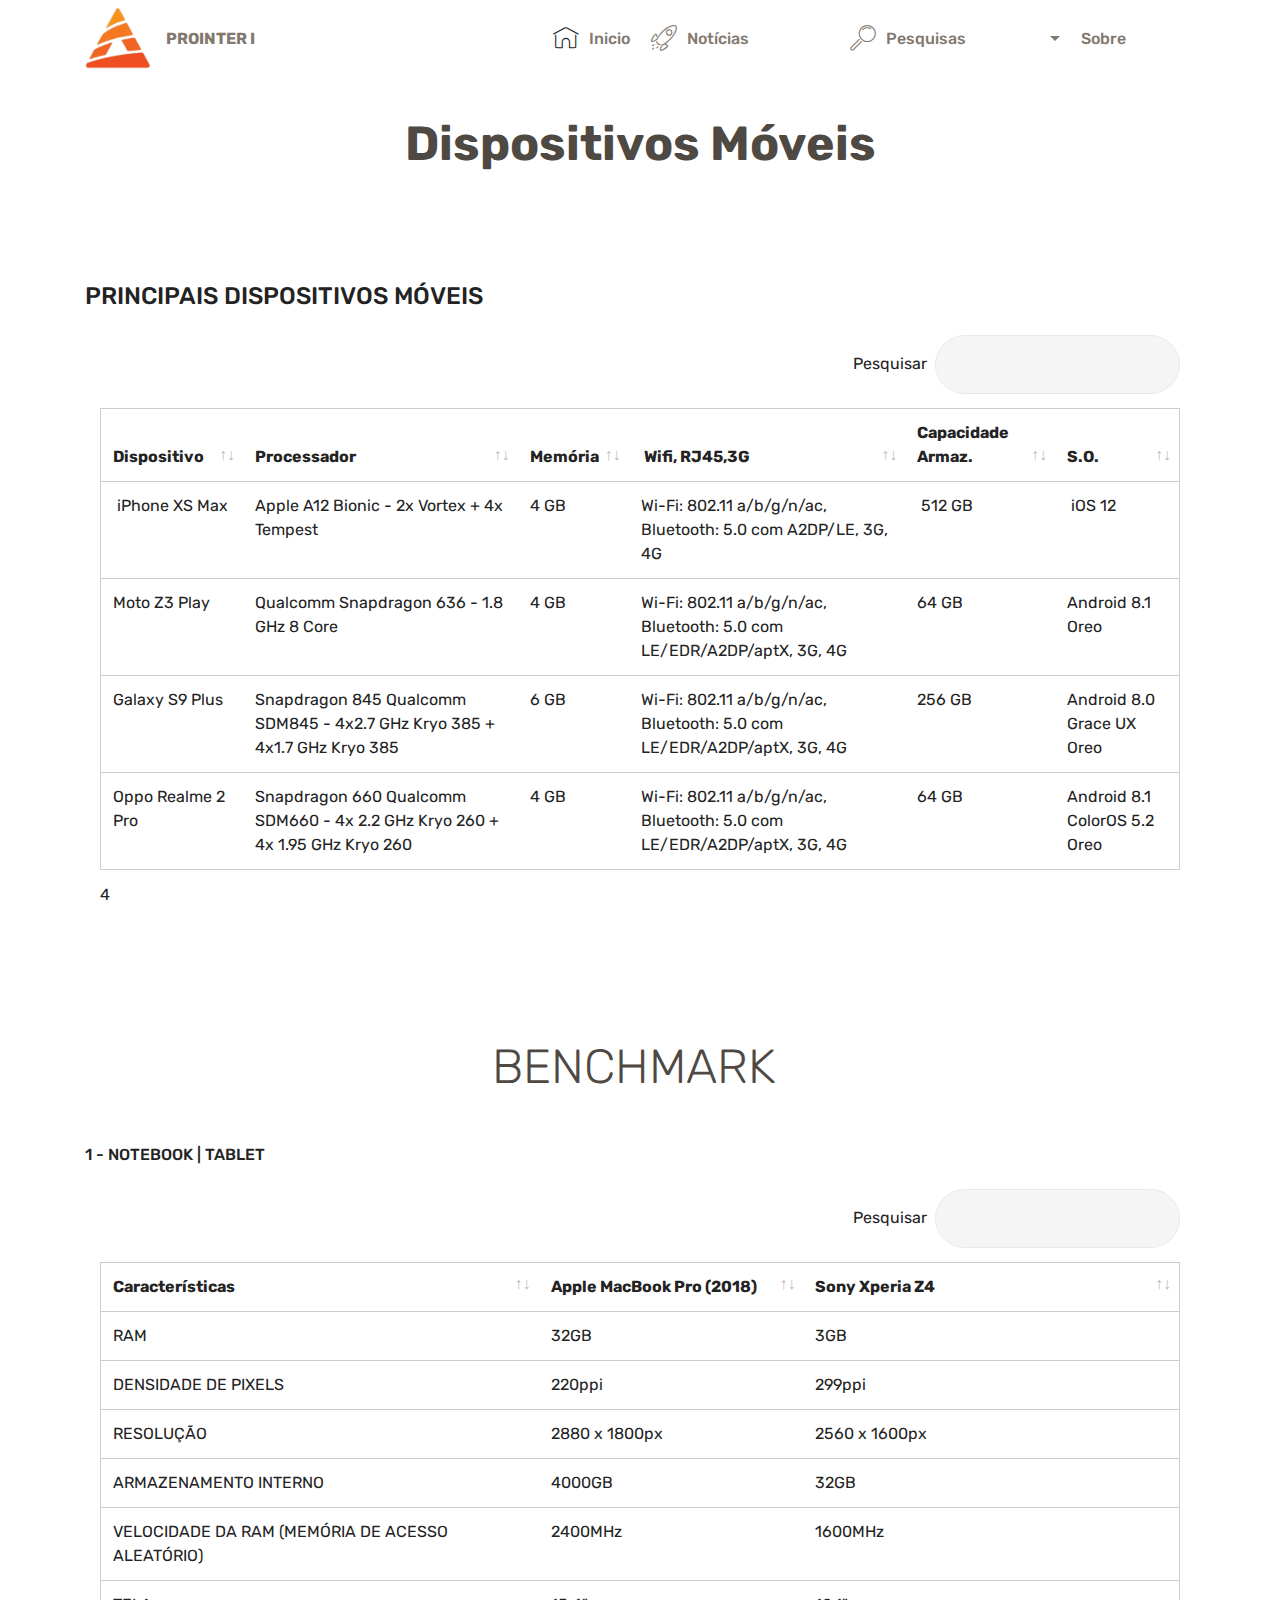
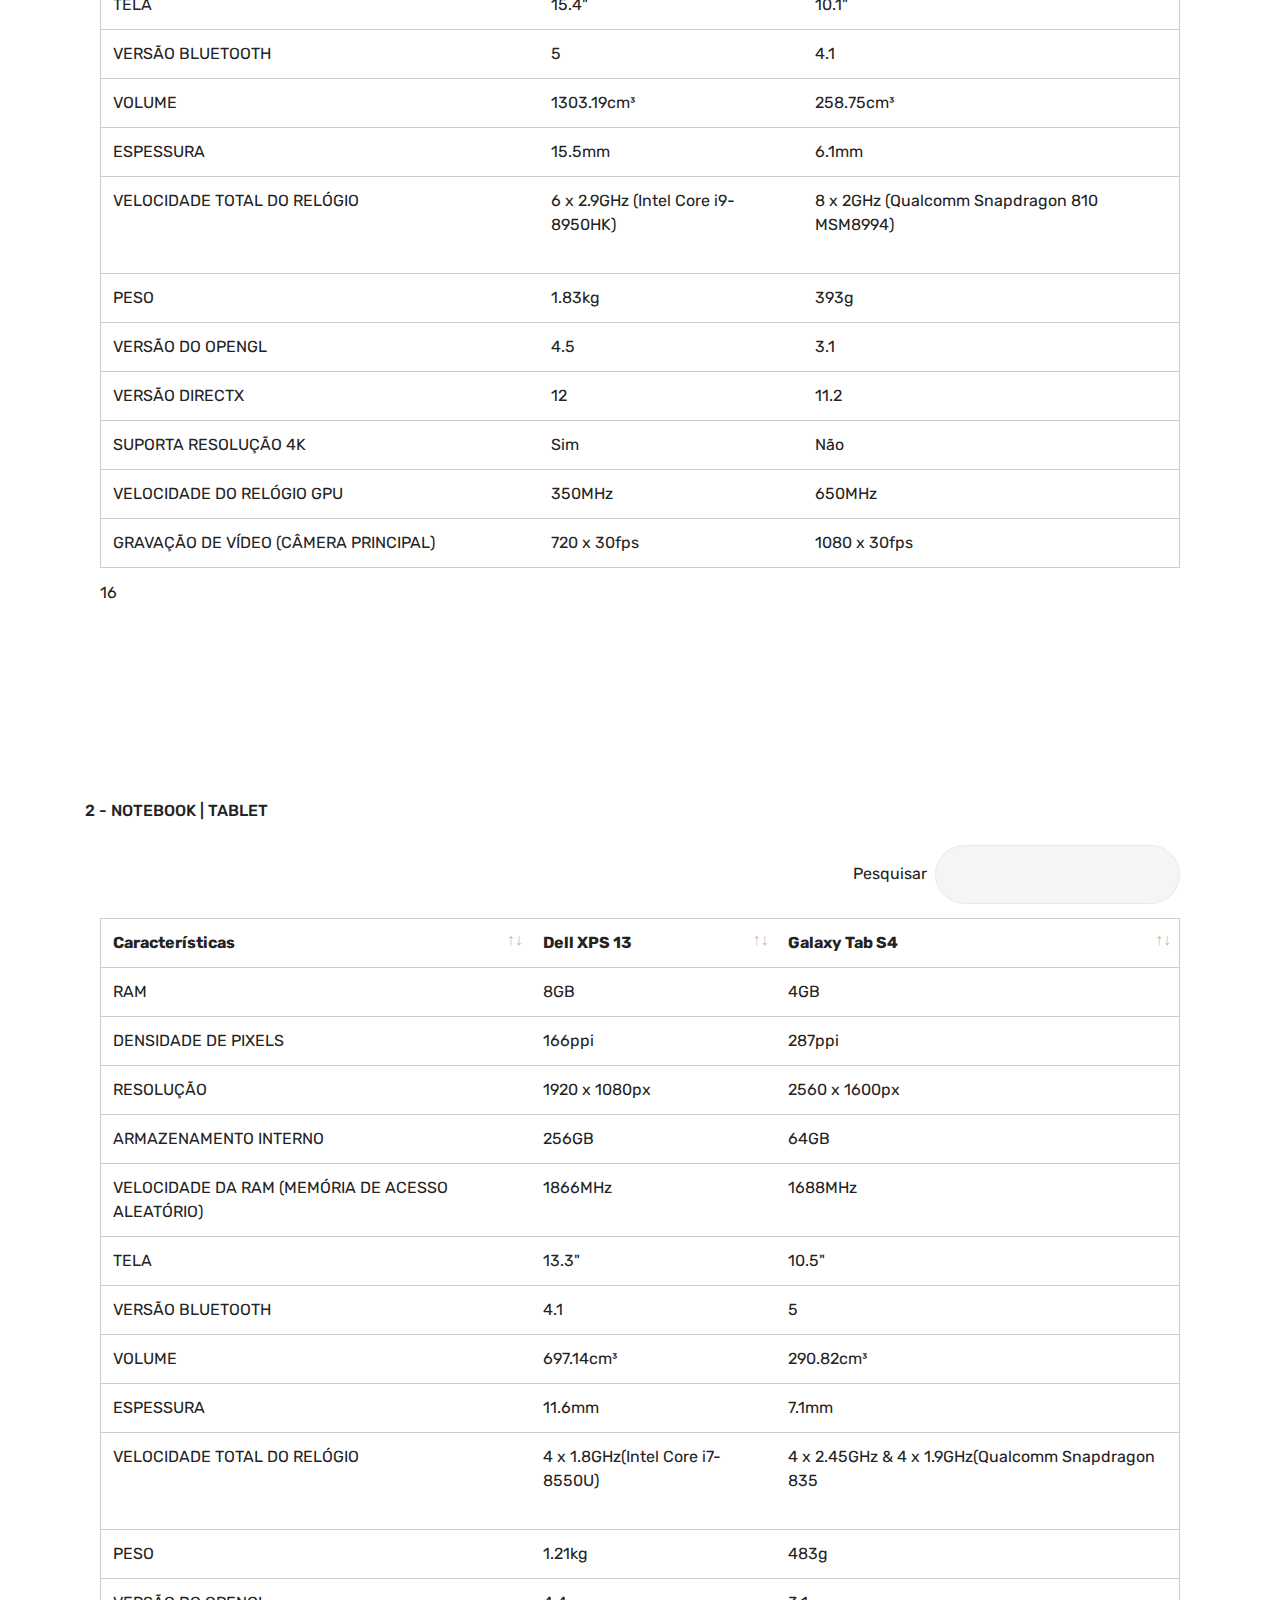
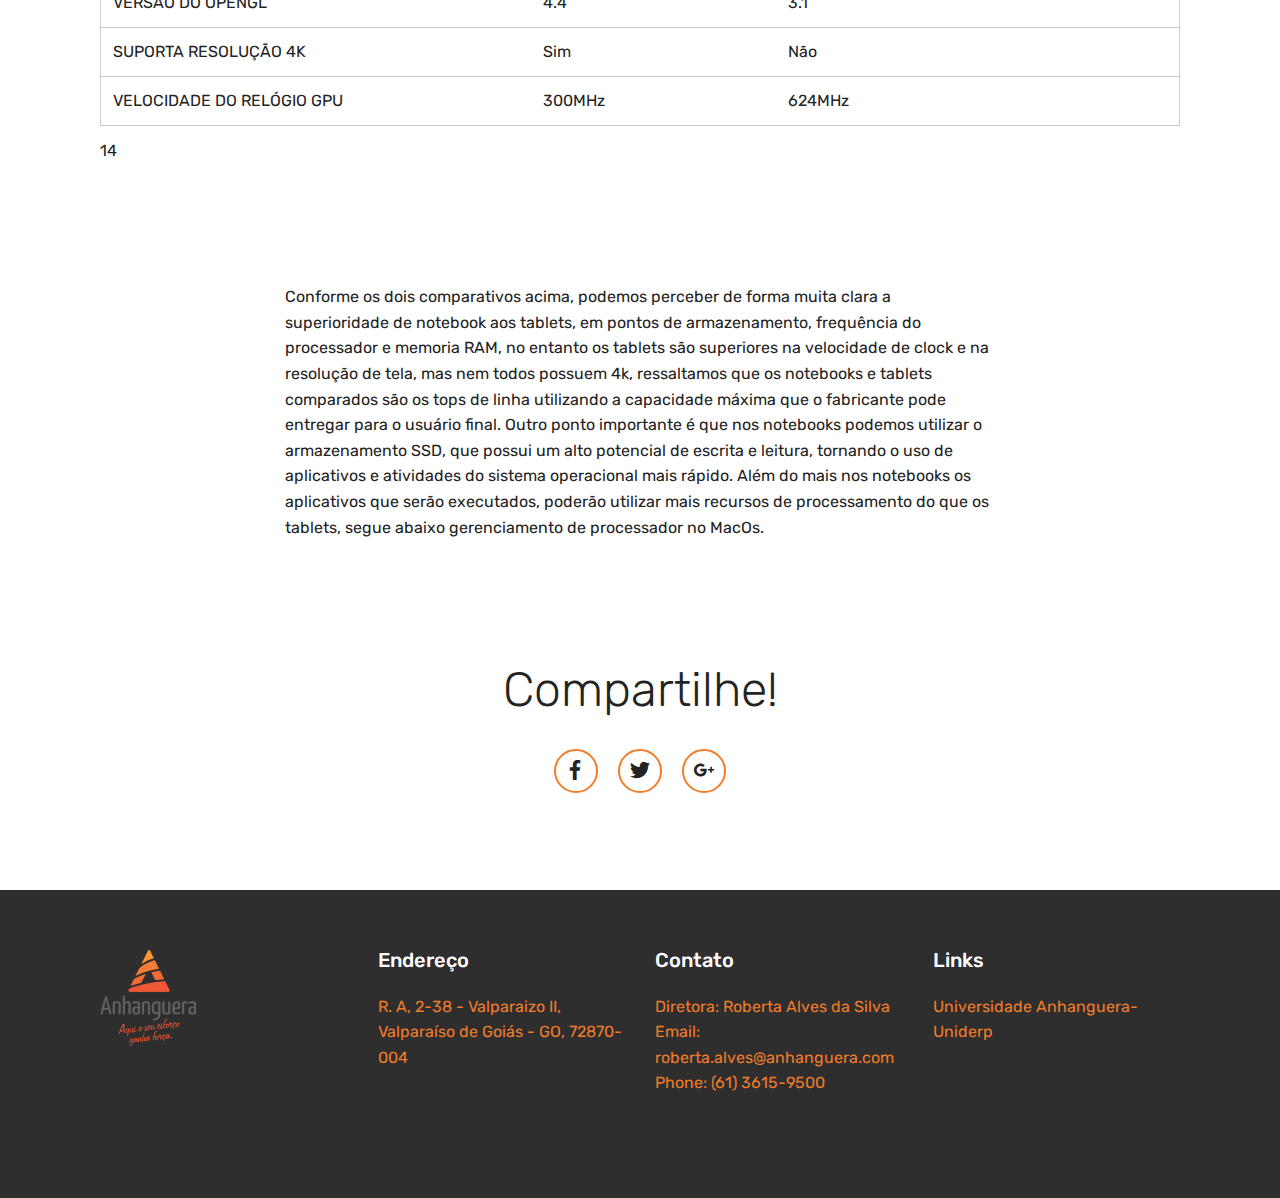
<file: app/page3.html>
<!DOCTYPE html>
<html >
<head>
  <meta charset="UTF-8">
  <meta http-equiv="X-UA-Compatible" content="IE=edge">
  <meta name="viewport" content="width=device-width, initial-scale=1, minimum-scale=1">
  <link rel="shortcut icon" href="assets/images/anhanguera-educacional-logo-180x120.png" type="image/x-icon">
  <title>Dispositivos Móveis</title>
  <link rel="stylesheet" href="assets/web/assets/icons/icons.css">
  <link rel="stylesheet" href="assets/tether/tether.min.css">
  <link rel="stylesheet" href="assets/bootstrap/css/bootstrap.min.css">
  <link rel="stylesheet" href="assets/bootstrap/css/bootstrap-grid.min.css">
  <link rel="stylesheet" href="assets/bootstrap/css/bootstrap-reboot.min.css">
  <link rel="stylesheet" href="assets/socicon/css/styles.css">
  <link rel="stylesheet" href="assets/datatables/data-tables.bootstrap4.min.css">
  <link rel="stylesheet" href="assets/dropdown/css/style.css">
  <link rel="stylesheet" href="assets/theme/css/style.css">
  <link rel="stylesheet" href="assets/app/css/mbr-additional.css" type="text/css">



</head>
<body>
  <section class="menu cid-qTkzRZLJNu" once="menu" id="menu1-19">



    <nav class="navbar navbar-expand beta-menu navbar-dropdown align-items-center navbar-fixed-top navbar-toggleable-sm">
        <button class="navbar-toggler navbar-toggler-right" type="button" data-toggle="collapse" data-target="#navbarSupportedContent" aria-controls="navbarSupportedContent" aria-expanded="false" aria-label="Toggle navigation">
            <div class="hamburger">
                <span></span>
                <span></span>
                <span></span>
                <span></span>
            </div>
        </button>
        <div class="menu-logo">
            <div class="navbar-brand">
                <span class="navbar-logo">
                    <a href="index.html">
                         <img src="assets/images/anhanguera-educacional-logo-180x120.png" alt="PROINTER I" title="" style="height: 3.8rem;">
                    </a>
                </span>
                <span class="navbar-caption-wrap"><a class="navbar-caption text-info display-4" href="index.html">PROINTER I</a></span>
            </div>
        </div>
        <div class="collapse navbar-collapse" id="navbarSupportedContent">
            <ul class="navbar-nav nav-dropdown nav-right" data-app-modern-menu="true"><li class="nav-item">
                    <a class="nav-link link text-info display-4" href="index.html"><span class="mbri-home mbr-iconfont mbr-iconfont-btn" style="color: rgb(35, 35, 35);"></span>Inicio</a>
                </li><li class="nav-item"><a class="nav-link link text-info display-4" href="page5.html" aria-expanded="false"><span class="mbri-rocket mbr-iconfont mbr-iconfont-btn"></span>
                        Notícias &nbsp; &nbsp; &nbsp; &nbsp; &nbsp; &nbsp; &nbsp; &nbsp; &nbsp; &nbsp;</a></li><li class="nav-item dropdown"><a class="nav-link link text-info dropdown-toggle display-4" href="page1.html" aria-expanded="false" data-toggle="dropdown-submenu"><span class="mbri-search mbr-iconfont mbr-iconfont-btn"></span>
                        Pesquisas &nbsp; &nbsp; &nbsp; &nbsp; &nbsp; &nbsp; &nbsp; &nbsp; &nbsp; &nbsp;</a><div class="dropdown-menu"><a class="text-info dropdown-item display-4" href="page2.html" aria-expanded="false">Organização de Computadores</a><a class="text-info dropdown-item display-4" href="page1.html" aria-expanded="false">Sistemas Operacionais</a><a class="text-info dropdown-item display-4" href="page3.html" aria-expanded="false">Dispositivos Móveis</a><a class="text-info dropdown-item display-4" href="page4.html" aria-expanded="false">Subsistema de Memória (Cloud Computing)</a></div></li><li class="nav-item"><a class="nav-link link text-info display-4" href="page6.html" aria-expanded="false">
                        Sobre &nbsp; &nbsp; &nbsp; &nbsp; &nbsp; &nbsp; &nbsp; &nbsp;</a></li></ul>

        </div>
    </nav>
</section>

<section class="engine">make a website</a></section><section class="mbr-section content4 cid-r7IuM9lxlJ" id="content4-3o">



    <div class="container">
        <div class="media-container-row">
            <div class="title col-12 col-md-8">
                <h2 class="align-center pb-3 mbr-fonts-style display-2"><font color="#4f4943"><strong>Dispositivos Móveis</strong></font></h2>


            </div>
        </div>
    </div>
</section>

<section class="section-table cid-r7IuHpE9T9" id="table1-3n">



  <div class="container container-table">
      <h2 class="mbr-section-title mbr-fonts-style align-center pb-3 display-5">PRINCIPAIS DISPOSITIVOS MÓVEIS</h2>

      <div class="table-wrapper">
        <div class="container">
          <div class="row search">
            <div class="col-md-6"></div>
            <div class="col-md-6">
                <div class="dataTables_filter">
                  <label class="searchInfo mbr-fonts-style display-7">Pesquisar</label>
                  <input class="form-control input-sm" disabled="">
                </div>
            </div>
          </div>
        </div>

        <div class="container scroll">
          <table class="table isSearch" cellspacing="0">
            <thead>
              <tr class="table-heads ">




              <th class="head-item mbr-fonts-style display-7">
                      Dispositivo</th><th class="head-item mbr-fonts-style display-7">Processador&nbsp;</th><th class="head-item mbr-fonts-style display-7">
                      Memória</th><th class="head-item mbr-fonts-style display-7">&nbsp;Wifi, RJ45,3G</th><th class="head-item mbr-fonts-style display-7">Capacidade Armaz.</th><th class="head-item mbr-fonts-style display-7">S.O.&nbsp;</th></tr>
            </thead>

            <tbody>




            <tr>




              <td class="body-item mbr-fonts-style display-7">&nbsp;iPhone XS Max</td><td class="body-item mbr-fonts-style display-7">Apple A12 Bionic - 2x Vortex + 4x Tempest</td><td class="body-item mbr-fonts-style display-7">4 GB</td><td class="body-item mbr-fonts-style display-7">Wi-Fi: 802.11 a/b/g/n/ac, Bluetooth: 5.0 com A2DP/LE, 3G, 4G</td><td class="body-item mbr-fonts-style display-7">&nbsp;512 GB</td><td class="body-item mbr-fonts-style display-7">&nbsp;iOS 12</td></tr><tr>




              <td class="body-item mbr-fonts-style display-7">Moto Z3 Play</td><td class="body-item mbr-fonts-style display-7">Qualcomm Snapdragon 636 - 1.8 GHz 8 Core</td><td class="body-item mbr-fonts-style display-7">4 GB</td><td class="body-item mbr-fonts-style display-7">Wi-Fi: 802.11 a/b/g/n/ac, Bluetooth: 5.0 com LE/EDR/A2DP/aptX, 3G, 4G</td><td class="body-item mbr-fonts-style display-7">64 GB</td><td class="body-item mbr-fonts-style display-7">Android 8.1 Oreo</td></tr><tr>




              <td class="body-item mbr-fonts-style display-7">Galaxy S9 Plus</td><td class="body-item mbr-fonts-style display-7">Snapdragon 845 Qualcomm SDM845 - 4x2.7 GHz Kryo 385 + 4x1.7 GHz Kryo 385</td><td class="body-item mbr-fonts-style display-7">6 GB</td><td class="body-item mbr-fonts-style display-7">Wi-Fi: 802.11 a/b/g/n/ac, Bluetooth: 5.0 com LE/EDR/A2DP/aptX, 3G, 4G</td><td class="body-item mbr-fonts-style display-7">256 GB</td><td class="body-item mbr-fonts-style display-7">Android 8.0 Grace UX Oreo</td></tr><tr>




              <td class="body-item mbr-fonts-style display-7">Oppo Realme 2 Pro</td><td class="body-item mbr-fonts-style display-7">Snapdragon 660 Qualcomm SDM660 - 4x 2.2 GHz Kryo 260 + 4x 1.95 GHz Kryo 260</td><td class="body-item mbr-fonts-style display-7">4 GB</td><td class="body-item mbr-fonts-style display-7">Wi-Fi: 802.11 a/b/g/n/ac, Bluetooth: 5.0 com LE/EDR/A2DP/aptX, 3G, 4G</td><td class="body-item mbr-fonts-style display-7">64 GB</td><td class="body-item mbr-fonts-style display-7">Android 8.1 ColorOS 5.2 Oreo</td></tr></tbody>
          </table>
        </div>
        <div class="container table-info-container">
          <div class="row info">
            <div class="col-md-6">
              <div class="dataTables_info mbr-fonts-style display-7">
                <span class="infoBefore"></span>
                <span class="inactive infoRows"></span>
                <span class="infoAfter"></span>
                <span class="infoFilteredBefore"></span>
                <span class="inactive infoRows"></span>
                <span class="infoFilteredAfter"></span>
              </div>
            </div>
            <div class="col-md-6"></div>
          </div>
        </div>
      </div>
    </div>
</section>

<section class="mbr-section content4 cid-r7IyTuqDpQ" id="content4-3q">



    <div class="container">
        <div class="media-container-row">
            <div class="title col-12 col-md-8">
                <h2 class="align-center pb-3 mbr-fonts-style display-2"><font color="#4f4943">BENCHMARK&nbsp;</font></h2>


            </div>
        </div>
    </div>
</section>

<section class="section-table cid-r7IDnGtXUi" id="table1-3r">



  <div class="container container-table">
      <h2 class="mbr-section-title mbr-fonts-style align-center pb-3 display-7">1 - NOTEBOOK | TABLET&nbsp;</h2>

      <div class="table-wrapper">
        <div class="container">
          <div class="row search">
            <div class="col-md-6"></div>
            <div class="col-md-6">
                <div class="dataTables_filter">
                  <label class="searchInfo mbr-fonts-style display-7">Pesquisar</label>
                  <input class="form-control input-sm" disabled="">
                </div>
            </div>
          </div>
        </div>

        <div class="container scroll">
          <table class="table isSearch" cellspacing="0">
            <thead>
              <tr class="table-heads ">




              <th class="head-item mbr-fonts-style display-7">Características</th><th class="head-item mbr-fonts-style display-7">Apple MacBook Pro (2018)</th><th class="head-item mbr-fonts-style display-7">Sony Xperia Z4</th></tr>
            </thead>

            <tbody>




            <tr>




              <td class="body-item mbr-fonts-style display-7">RAM</td><td class="body-item mbr-fonts-style display-7">32GB</td><td class="body-item mbr-fonts-style display-7">3GB</td></tr><tr>




              <td class="body-item mbr-fonts-style display-7">DENSIDADE DE PIXELS</td><td class="body-item mbr-fonts-style display-7">220ppi</td><td class="body-item mbr-fonts-style display-7">299ppi</td></tr><tr>




              <td class="body-item mbr-fonts-style display-7">RESOLUÇÃO</td><td class="body-item mbr-fonts-style display-7">2880 x 1800px</td><td class="body-item mbr-fonts-style display-7">2560 x 1600px</td></tr><tr>




              <td class="body-item mbr-fonts-style display-7">ARMAZENAMENTO INTERNO</td><td class="body-item mbr-fonts-style display-7">4000GB</td><td class="body-item mbr-fonts-style display-7">32GB</td></tr><tr>




              <td class="body-item mbr-fonts-style display-7">VELOCIDADE DA RAM (MEMÓRIA DE ACESSO ALEATÓRIO)</td><td class="body-item mbr-fonts-style display-7">2400MHz</td><td class="body-item mbr-fonts-style display-7">1600MHz</td></tr><tr>




              <td class="body-item mbr-fonts-style display-7">TELA</td><td class="body-item mbr-fonts-style display-7">15.4"</td><td class="body-item mbr-fonts-style display-7">10.1"</td></tr><tr>




              <td class="body-item mbr-fonts-style display-7">VERSÃO BLUETOOTH</td><td class="body-item mbr-fonts-style display-7">5</td><td class="body-item mbr-fonts-style display-7">4.1</td></tr><tr>




              <td class="body-item mbr-fonts-style display-7">VOLUME</td><td class="body-item mbr-fonts-style display-7">1303.19cm³</td><td class="body-item mbr-fonts-style display-7">258.75cm³</td></tr><tr>




              <td class="body-item mbr-fonts-style display-7">ESPESSURA</td><td class="body-item mbr-fonts-style display-7">15.5mm</td><td class="body-item mbr-fonts-style display-7">6.1mm</td></tr><tr>




              <td class="body-item mbr-fonts-style display-7">VELOCIDADE TOTAL DO RELÓGIO</td><td class="body-item mbr-fonts-style display-7">6 x 2.9GHz (Intel Core i9-8950HK)</td><td class="body-item mbr-fonts-style display-7">8 x 2GHz (Qualcomm Snapdragon 810 MSM8994)
<br><br></td></tr><tr>




              <td class="body-item mbr-fonts-style display-7">PESO</td><td class="body-item mbr-fonts-style display-7">1.83kg</td><td class="body-item mbr-fonts-style display-7">393g
</td></tr><tr>




              <td class="body-item mbr-fonts-style display-7">VERSÃO DO OPENGL</td><td class="body-item mbr-fonts-style display-7">4.5</td><td class="body-item mbr-fonts-style display-7">3.1</td></tr><tr>




              <td class="body-item mbr-fonts-style display-7">VERSÃO DIRECTX</td><td class="body-item mbr-fonts-style display-7">12</td><td class="body-item mbr-fonts-style display-7">11.2</td></tr><tr>




              <td class="body-item mbr-fonts-style display-7">SUPORTA RESOLUÇÃO 4K</td><td class="body-item mbr-fonts-style display-7">Sim</td><td class="body-item mbr-fonts-style display-7">Não</td></tr><tr>




              <td class="body-item mbr-fonts-style display-7">VELOCIDADE DO RELÓGIO GPU</td><td class="body-item mbr-fonts-style display-7">350MHz</td><td class="body-item mbr-fonts-style display-7">650MHz</td></tr><tr>




              <td class="body-item mbr-fonts-style display-7">GRAVAÇÃO DE VÍDEO (CÂMERA PRINCIPAL)</td><td class="body-item mbr-fonts-style display-7">720 x 30fps</td><td class="body-item mbr-fonts-style display-7">1080 x 30fps</td></tr></tbody>
          </table>
        </div>
        <div class="container table-info-container">
          <div class="row info">
            <div class="col-md-6">
              <div class="dataTables_info mbr-fonts-style display-7">
                <span class="infoBefore"></span>
                <span class="inactive infoRows"></span>
                <span class="infoAfter"></span>
                <span class="infoFilteredBefore"></span>
                <span class="inactive infoRows"></span>
                <span class="infoFilteredAfter"></span>
              </div>
            </div>
            <div class="col-md-6"></div>
          </div>
        </div>
      </div>
    </div>
</section>

<section class="section-table cid-r7IZj1DX2E" id="table1-3s">



  <div class="container container-table">
      <h2 class="mbr-section-title mbr-fonts-style align-center pb-3 display-7">2 - NOTEBOOK | TABLET</h2>

      <div class="table-wrapper">
        <div class="container">
          <div class="row search">
            <div class="col-md-6"></div>
            <div class="col-md-6">
                <div class="dataTables_filter">
                  <label class="searchInfo mbr-fonts-style display-7">Pesquisar</label>
                  <input class="form-control input-sm" disabled="">
                </div>
            </div>
          </div>
        </div>

        <div class="container scroll">
          <table class="table isSearch" cellspacing="0">
            <thead>
              <tr class="table-heads ">




              <th class="head-item mbr-fonts-style display-7">Características</th><th class="head-item mbr-fonts-style display-7">Dell XPS 13</th><th class="head-item mbr-fonts-style display-7">Galaxy Tab S4</th></tr>
            </thead>

            <tbody>




            <tr>




              <td class="body-item mbr-fonts-style display-7">RAM</td><td class="body-item mbr-fonts-style display-7">8GB</td><td class="body-item mbr-fonts-style display-7">4GB</td></tr><tr>




              <td class="body-item mbr-fonts-style display-7">DENSIDADE DE PIXELS</td><td class="body-item mbr-fonts-style display-7">166ppi</td><td class="body-item mbr-fonts-style display-7">287ppi</td></tr><tr>




              <td class="body-item mbr-fonts-style display-7">RESOLUÇÃO</td><td class="body-item mbr-fonts-style display-7">1920 x 1080px</td><td class="body-item mbr-fonts-style display-7">2560 x 1600px</td></tr><tr>




              <td class="body-item mbr-fonts-style display-7">ARMAZENAMENTO INTERNO</td><td class="body-item mbr-fonts-style display-7">256GB</td><td class="body-item mbr-fonts-style display-7">64GB</td></tr><tr>




              <td class="body-item mbr-fonts-style display-7">VELOCIDADE DA RAM (MEMÓRIA DE ACESSO ALEATÓRIO)</td><td class="body-item mbr-fonts-style display-7">1866MHz</td><td class="body-item mbr-fonts-style display-7">1688MHz</td></tr><tr>




              <td class="body-item mbr-fonts-style display-7">TELA</td><td class="body-item mbr-fonts-style display-7">13.3"</td><td class="body-item mbr-fonts-style display-7">10.5"</td></tr><tr>




              <td class="body-item mbr-fonts-style display-7">VERSÃO BLUETOOTH</td><td class="body-item mbr-fonts-style display-7">4.1</td><td class="body-item mbr-fonts-style display-7">5</td></tr><tr>




              <td class="body-item mbr-fonts-style display-7">VOLUME</td><td class="body-item mbr-fonts-style display-7">697.14cm³</td><td class="body-item mbr-fonts-style display-7">290.82cm³</td></tr><tr>




              <td class="body-item mbr-fonts-style display-7">ESPESSURA</td><td class="body-item mbr-fonts-style display-7">11.6mm</td><td class="body-item mbr-fonts-style display-7">7.1mm</td></tr><tr>




              <td class="body-item mbr-fonts-style display-7">VELOCIDADE TOTAL DO RELÓGIO</td><td class="body-item mbr-fonts-style display-7">4 x 1.8GHz(Intel Core i7-8550U)</td><td class="body-item mbr-fonts-style display-7">4 x 2.45GHz &amp; 4 x 1.9GHz(Qualcomm Snapdragon 835<br><br></td></tr><tr>




              <td class="body-item mbr-fonts-style display-7">PESO</td><td class="body-item mbr-fonts-style display-7">1.21kg</td><td class="body-item mbr-fonts-style display-7">483g
</td></tr><tr>




              <td class="body-item mbr-fonts-style display-7">VERSÃO DO OPENGL</td><td class="body-item mbr-fonts-style display-7">4.4</td><td class="body-item mbr-fonts-style display-7">3.1</td></tr><tr>




              <td class="body-item mbr-fonts-style display-7">SUPORTA RESOLUÇÃO 4K</td><td class="body-item mbr-fonts-style display-7">Sim</td><td class="body-item mbr-fonts-style display-7">Não</td></tr><tr>




              <td class="body-item mbr-fonts-style display-7">VELOCIDADE DO RELÓGIO GPU</td><td class="body-item mbr-fonts-style display-7">300MHz</td><td class="body-item mbr-fonts-style display-7">624MHz</td></tr></tbody>
          </table>
        </div>
        <div class="container table-info-container">
          <div class="row info">
            <div class="col-md-6">
              <div class="dataTables_info mbr-fonts-style display-7">
                <span class="infoBefore"></span>
                <span class="inactive infoRows"></span>
                <span class="infoAfter"></span>
                <span class="infoFilteredBefore"></span>
                <span class="inactive infoRows"></span>
                <span class="infoFilteredAfter"></span>
              </div>
            </div>
            <div class="col-md-6"></div>
          </div>
        </div>
      </div>
    </div>
</section>

<section class="mbr-section article content1 cid-r7JCGYE09z" id="content1-3t">



    <div class="container">
        <div class="media-container-row">
            <div class="mbr-text col-12 col-md-8 mbr-fonts-style display-7"><p>Conforme os dois comparativos acima, podemos perceber de forma muita clara a superioridade de notebook aos tablets, em pontos de armazenamento, frequência do processador e memoria RAM, no entanto os tablets são superiores na velocidade de clock e na resolução de tela, mas nem todos possuem 4k, ressaltamos que os notebooks e tablets comparados são os tops de linha utilizando a capacidade máxima que o fabricante pode entregar para o usuário final. Outro ponto importante é que nos notebooks podemos utilizar o armazenamento SSD, que possui um alto potencial de escrita e leitura, tornando o uso de aplicativos e atividades do sistema operacional mais rápido. Além do mais nos notebooks os aplicativos que serão executados, poderão utilizar mais recursos de processamento do que os tablets, segue abaixo gerenciamento de processador no MacOs.</p></div>
        </div>
    </div>
</section>

<section class="cid-r7vFz0CZU5" id="social-buttons1-1o">





    <div class="container">
        <div class="media-container-row">
            <div class="col-md-8 align-center">
                <h2 class="pb-3 mbr-section-title mbr-fonts-style display-2">Compartilhe!</h2>
                <div>
                    <div class="mbr-social-likes" data-counters="false">
                        <span class="btn btn-social facebook mx-2" title="Share link on Facebook">
                            <i class="socicon socicon-facebook"></i>
                        </span>
                        <span class="btn btn-social twitter mx-2" title="Share link on Twitter">
                            <i class="socicon socicon-twitter"></i>
                        </span>
                        <span class="btn btn-social plusone mx-2" title="Share link on Google+">
                            <i class="socicon socicon-googleplus"></i>
                        </span>


                    </div>
                </div>
            </div>
        </div>
    </div>
</section>

<section class="cid-r7vDgPW5ga" id="footer1-1l">





    <div class="container">
        <div class="media-container-row content text-white">
            <div class="col-12 col-md-3">
                <div class="media-wrap">
                    <a href="page6.html">
                        <img src="assets/images/af77ec8f9c-192x192.png" alt="Sobre" title="">
                    </a>
                </div>
            </div>
            <div class="col-12 col-md-3 mbr-fonts-style display-7">
                <h5 class="pb-3">Endereço</h5>
                <p class="mbr-text">R. A, 2-38 - Valparaizo II, Valparaíso de Goiás - GO, 72870-004</p>
            </div>
            <div class="col-12 col-md-3 mbr-fonts-style display-7">
                <h5 class="pb-3">
                    Contato</h5>
                <p class="mbr-text">Diretora: Roberta Alves da Silva
<br>Email:<br>roberta.alves@anhanguera.com&nbsp;<br>Phone: (61) 3615-9500                    <br><br></p>
            </div>
            <div class="col-12 col-md-3 mbr-fonts-style display-7">
                <h5 class="pb-3">
                    Links
                </h5>
                <p class="mbr-text"><a href="https://www.anhanguera.com/home/" target="_blank">Universidade Anhanguera-Uniderp</a><br><br><br></p>
            </div>
        </div>

    </div>
</section>


  <script src="assets/web/assets/jquery/jquery.min.js"></script>
  <script src="assets/popper/popper.min.js"></script>
  <script src="assets/tether/tether.min.js"></script>
  <script src="assets/bootstrap/js/bootstrap.min.js"></script>
  <script src="assets/smoothscroll/smooth-scroll.js"></script>
  <script src="assets/touchswipe/jquery.touch-swipe.min.js"></script>
  <script src="assets/datatables/jquery.data-tables.min.js"></script>
  <script src="assets/datatables/data-tables.bootstrap4.min.js"></script>
  <script src="assets/sociallikes/social-likes.js"></script>
  <script src="assets/dropdown/js/script.min.js"></script>
  <script src="assets/theme/js/script.js"></script>


</body>
</html>
</file>
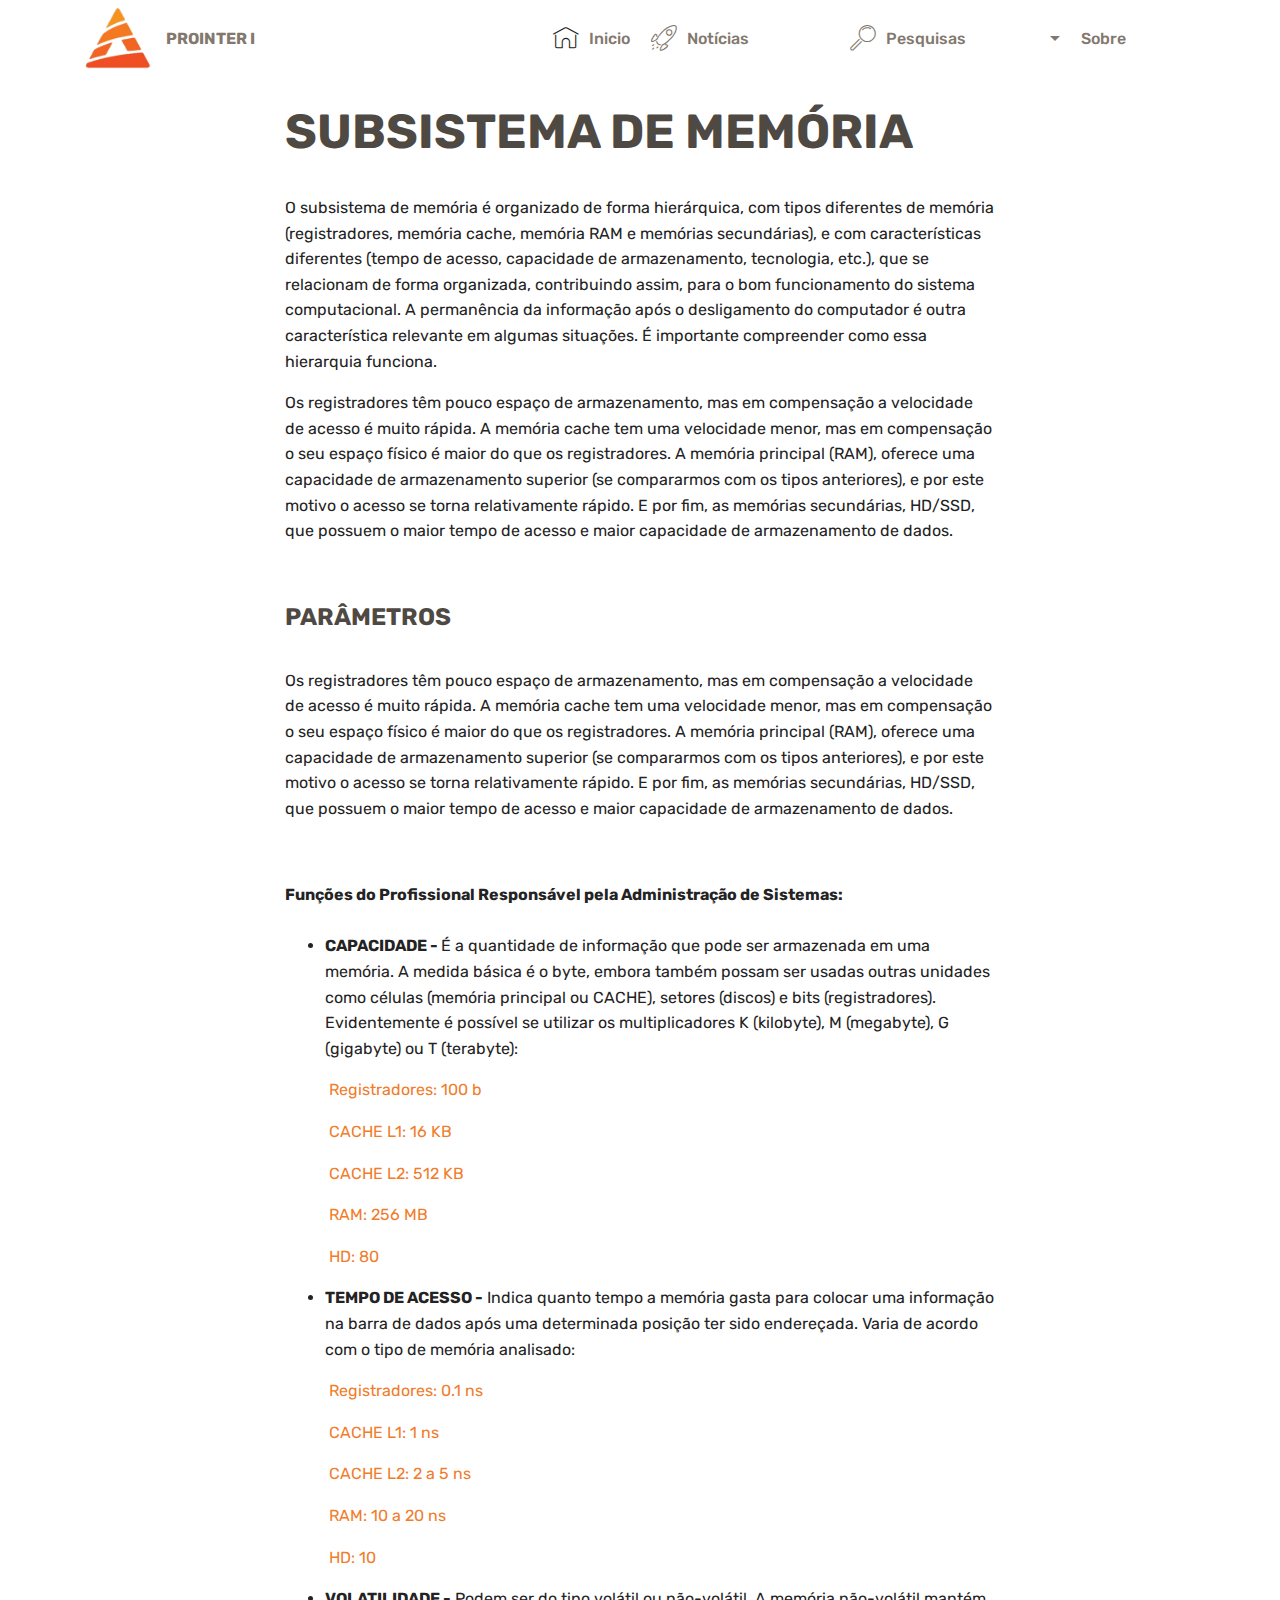
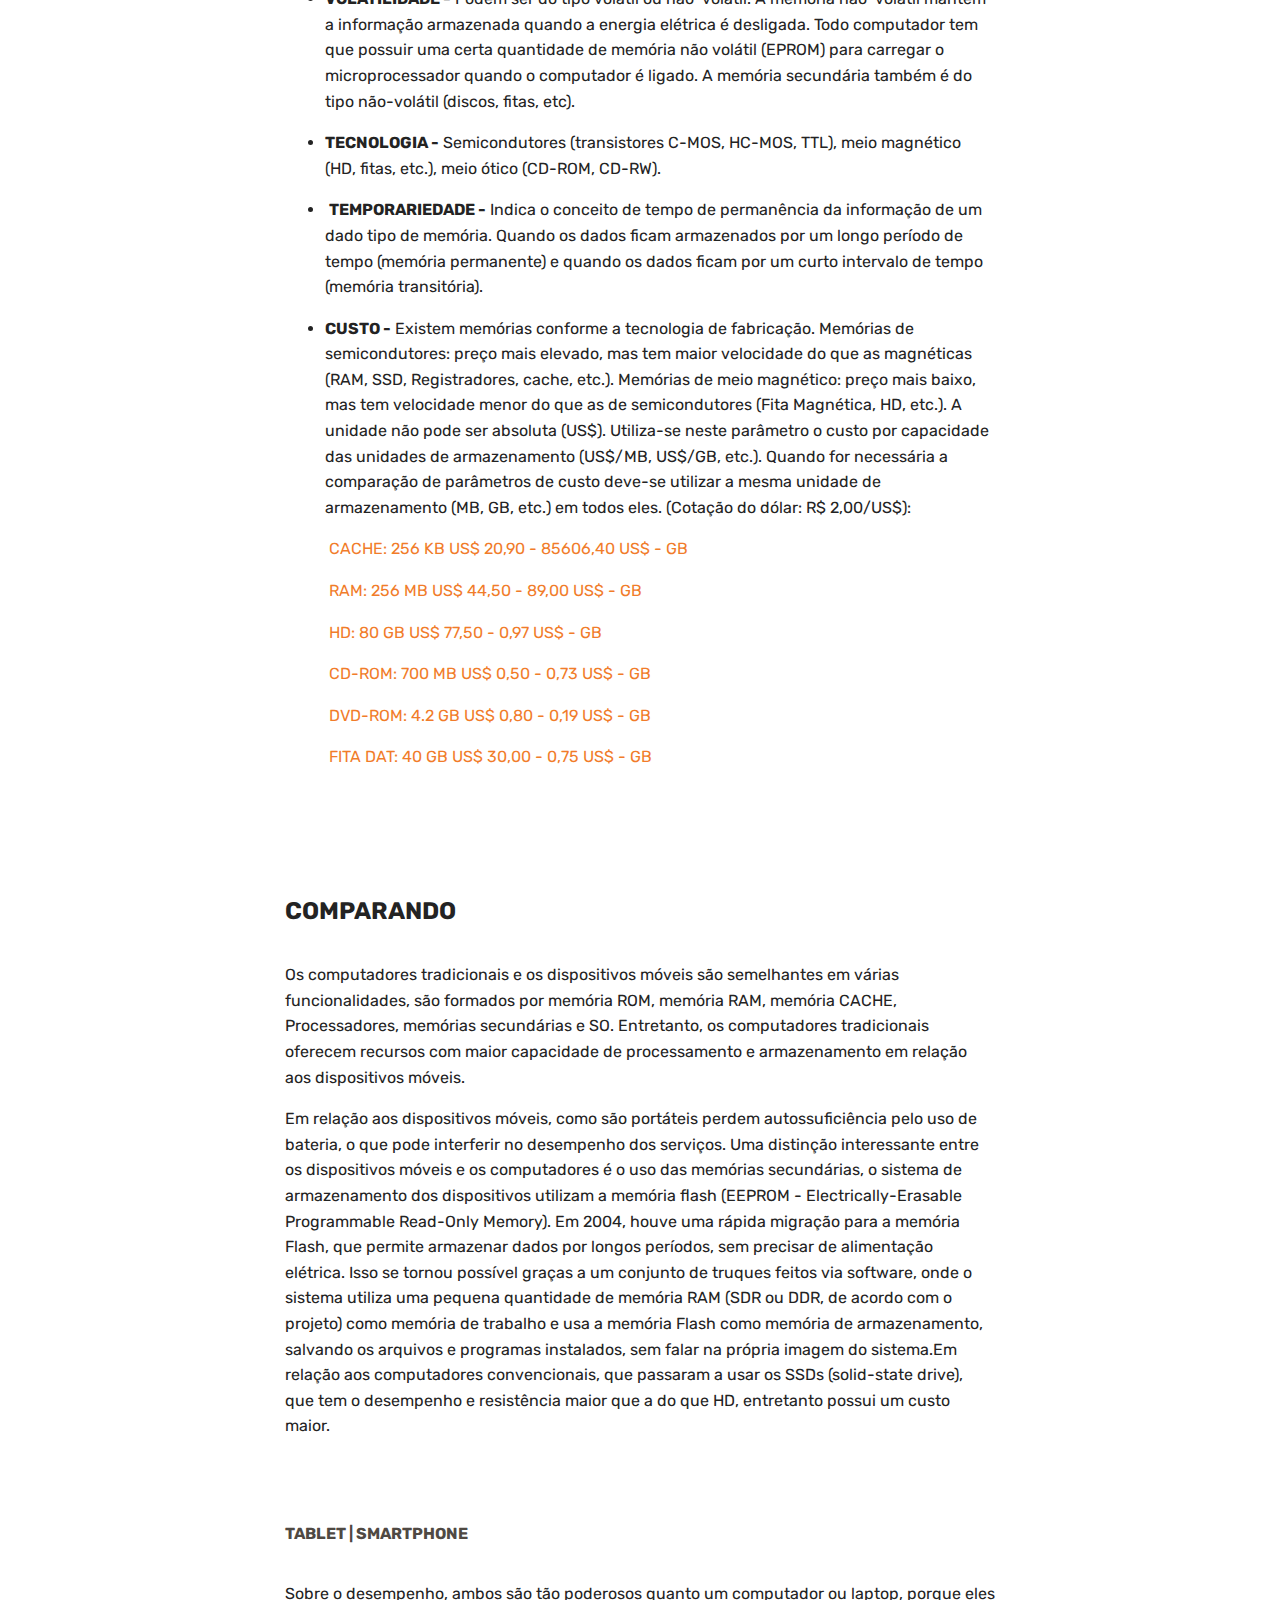
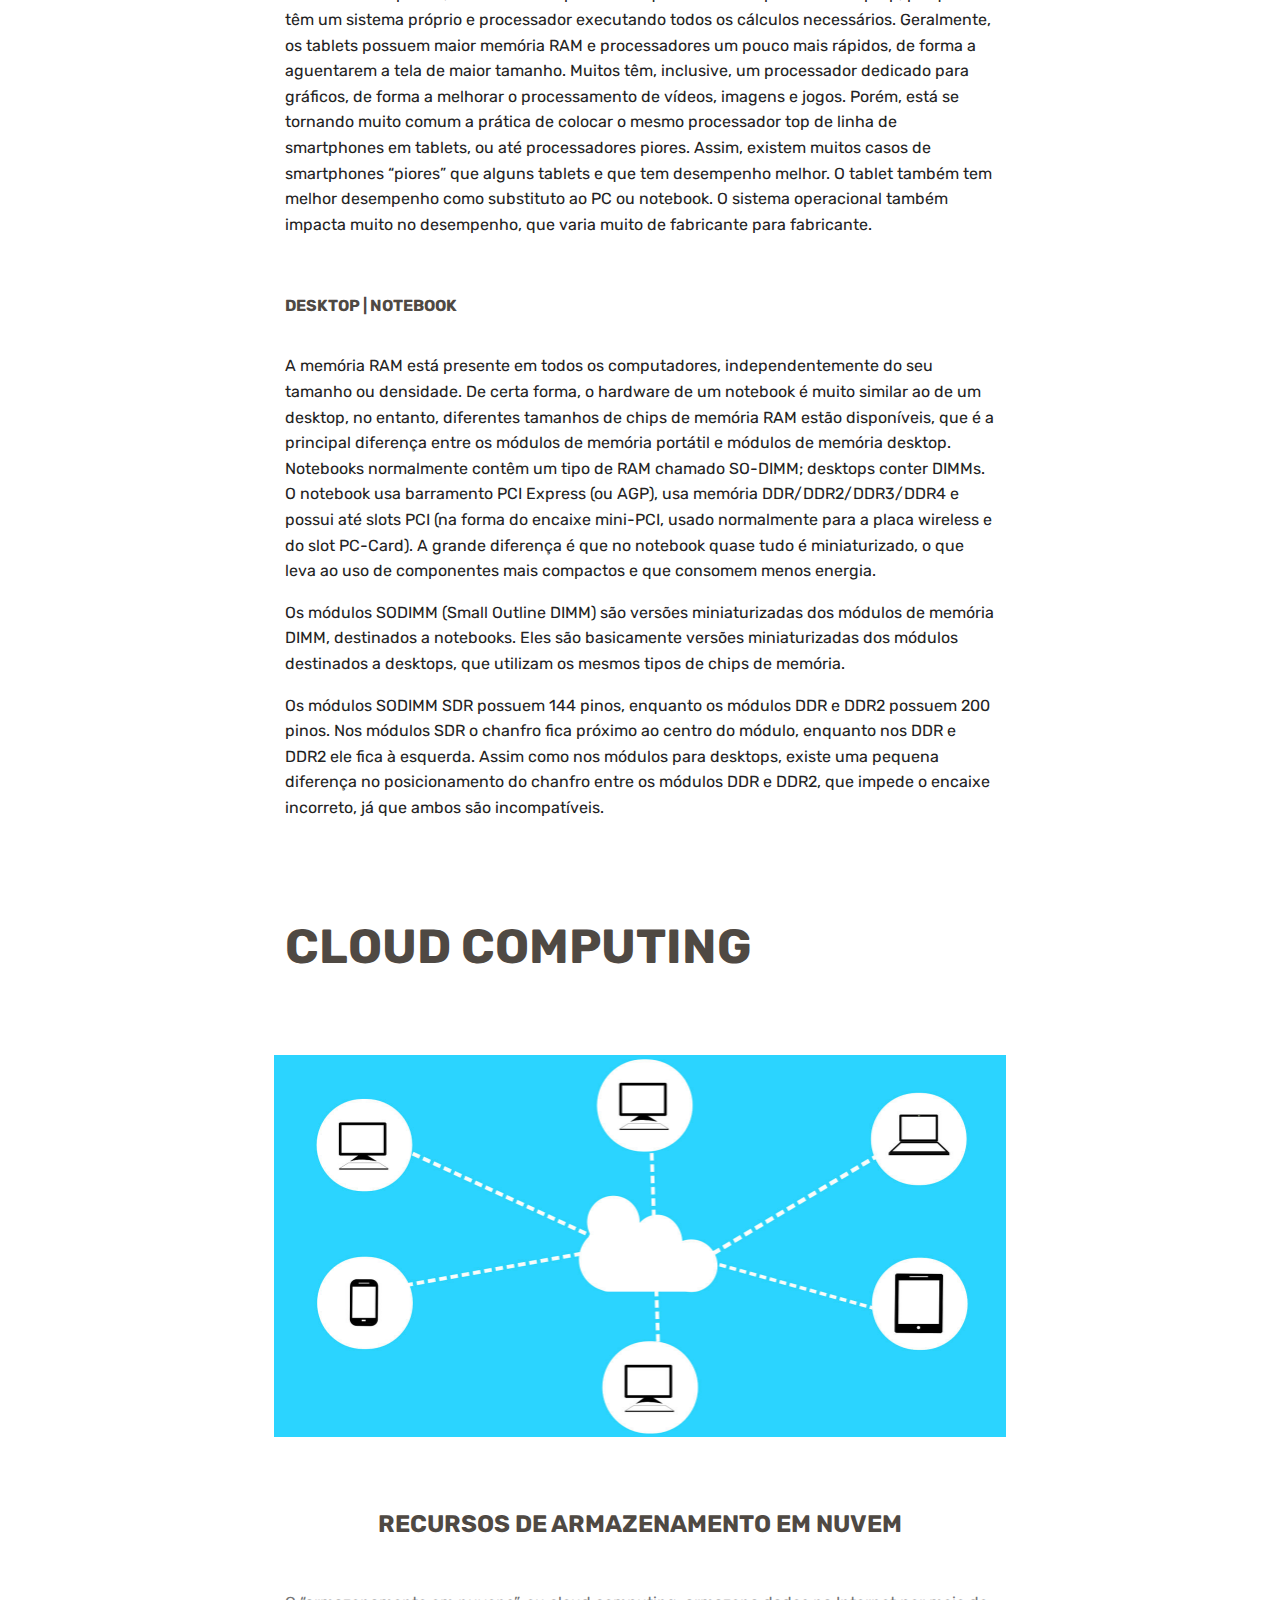
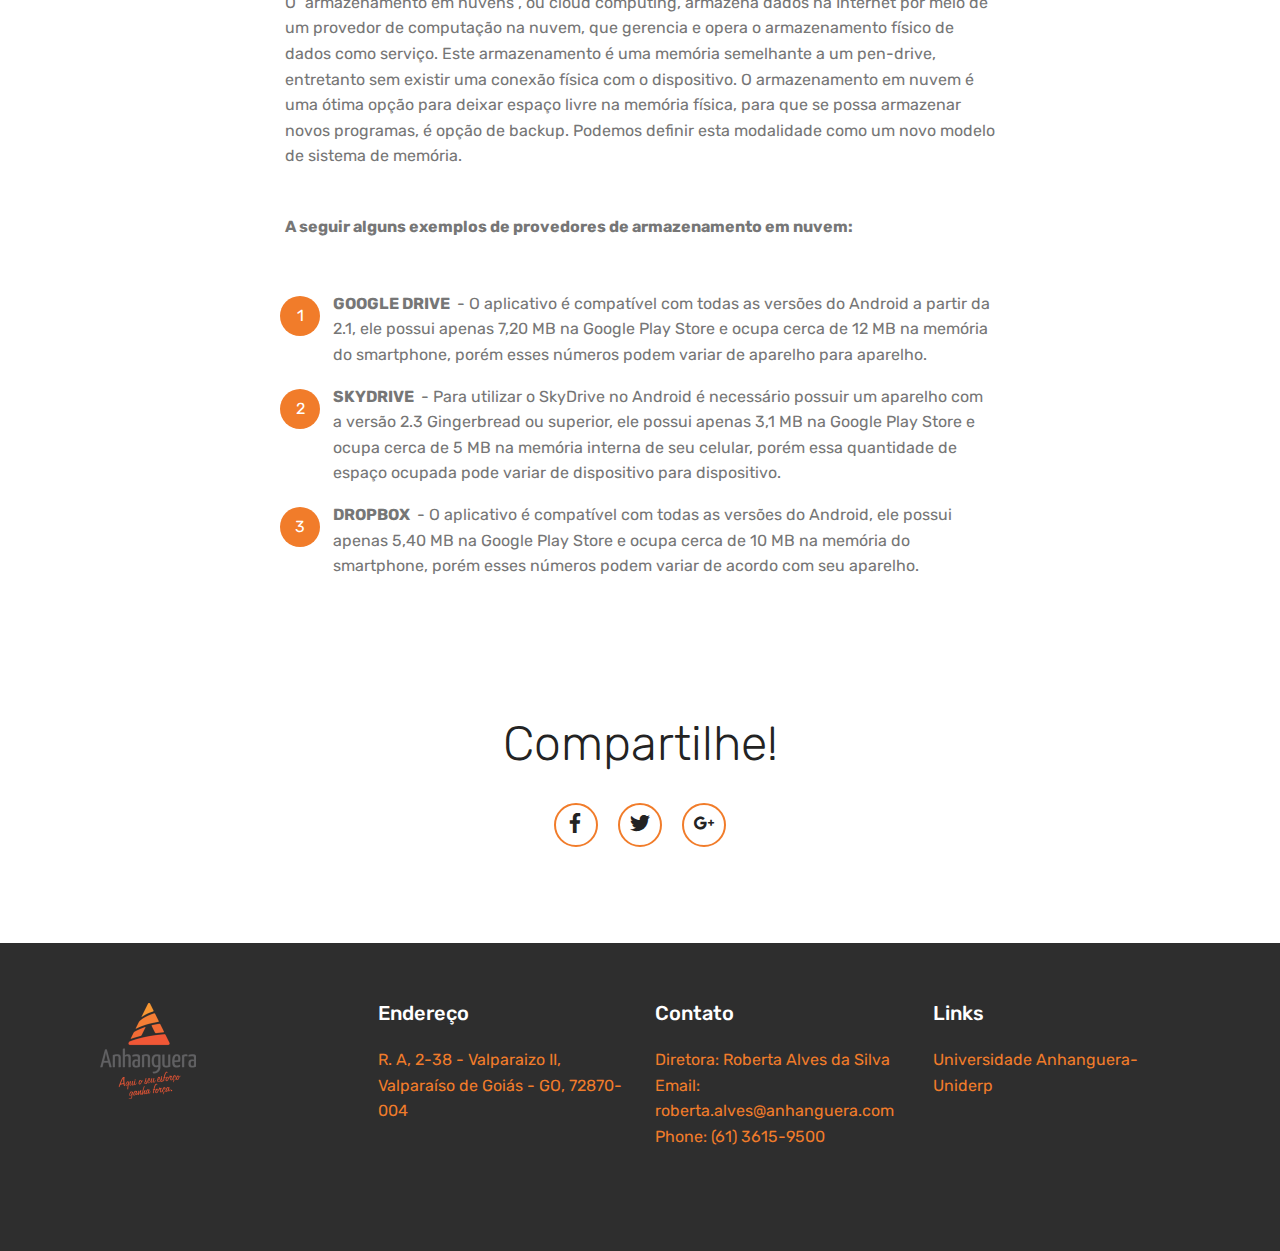
<file: app/page4.html>
<!DOCTYPE html>
<html >
<head>
  <meta charset="UTF-8">
  <meta http-equiv="X-UA-Compatible" content="IE=edge">
  <meta name="viewport" content="width=device-width, initial-scale=1, minimum-scale=1">
  <link rel="shortcut icon" href="assets/images/anhanguera-educacional-logo-180x120.png" type="image/x-icon">
  <title>Subsistema de Memória</title>
  <link rel="stylesheet" href="assets/web/assets/icons/icons.css">
  <link rel="stylesheet" href="assets/tether/tether.min.css">
  <link rel="stylesheet" href="assets/bootstrap/css/bootstrap.min.css">
  <link rel="stylesheet" href="assets/bootstrap/css/bootstrap-grid.min.css">
  <link rel="stylesheet" href="assets/bootstrap/css/bootstrap-reboot.min.css">
  <link rel="stylesheet" href="assets/socicon/css/styles.css">
  <link rel="stylesheet" href="assets/dropdown/css/style.css">
  <link rel="stylesheet" href="assets/theme/css/style.css">
  <link rel="stylesheet" href="assets/app/css/mbr-additional.css" type="text/css">



</head>
<body>
  <section class="menu cid-qTkzRZLJNu" once="menu" id="menu1-1a">



    <nav class="navbar navbar-expand beta-menu navbar-dropdown align-items-center navbar-fixed-top navbar-toggleable-sm">
        <button class="navbar-toggler navbar-toggler-right" type="button" data-toggle="collapse" data-target="#navbarSupportedContent" aria-controls="navbarSupportedContent" aria-expanded="false" aria-label="Toggle navigation">
            <div class="hamburger">
                <span></span>
                <span></span>
                <span></span>
                <span></span>
            </div>
        </button>
        <div class="menu-logo">
            <div class="navbar-brand">
                <span class="navbar-logo">
                    <a href="index.html">
                         <img src="assets/images/anhanguera-educacional-logo-180x120.png" alt="PROINTER I" title="" style="height: 3.8rem;">
                    </a>
                </span>
                <span class="navbar-caption-wrap"><a class="navbar-caption text-info display-4" href="index.html">PROINTER I</a></span>
            </div>
        </div>
        <div class="collapse navbar-collapse" id="navbarSupportedContent">
            <ul class="navbar-nav nav-dropdown nav-right" data-app-modern-menu="true"><li class="nav-item">
                    <a class="nav-link link text-info display-4" href="index.html"><span class="mbri-home mbr-iconfont mbr-iconfont-btn" style="color: rgb(35, 35, 35);"></span>Inicio</a>
                </li><li class="nav-item"><a class="nav-link link text-info display-4" href="page5.html" aria-expanded="false"><span class="mbri-rocket mbr-iconfont mbr-iconfont-btn"></span>
                        Notícias &nbsp; &nbsp; &nbsp; &nbsp; &nbsp; &nbsp; &nbsp; &nbsp; &nbsp; &nbsp;</a></li><li class="nav-item dropdown"><a class="nav-link link text-info dropdown-toggle display-4" href="page1.html" aria-expanded="false" data-toggle="dropdown-submenu"><span class="mbri-search mbr-iconfont mbr-iconfont-btn"></span>
                        Pesquisas &nbsp; &nbsp; &nbsp; &nbsp; &nbsp; &nbsp; &nbsp; &nbsp; &nbsp; &nbsp;</a><div class="dropdown-menu"><a class="text-info dropdown-item display-4" href="page2.html" aria-expanded="false">Organização de Computadores</a><a class="text-info dropdown-item display-4" href="page1.html" aria-expanded="false">Sistemas Operacionais</a><a class="text-info dropdown-item display-4" href="page3.html" aria-expanded="false">Dispositivos Móveis</a><a class="text-info dropdown-item display-4" href="page4.html" aria-expanded="false">Subsistema de Memória (Cloud Computing)</a></div></li><li class="nav-item"><a class="nav-link link text-info display-4" href="page6.html" aria-expanded="false">
                        Sobre &nbsp; &nbsp; &nbsp; &nbsp; &nbsp; &nbsp; &nbsp; &nbsp;</a></li></ul>

        </div>
    </nav>
</section>

<section class="engine">free css templates</a></section><section class="mbr-section content4 cid-r7I8icxsCB" id="content4-34">



    <div class="container">
        <div class="media-container-row">
            <div class="title col-12 col-md-8">
                <h2 class="align-center pb-3 mbr-fonts-style display-5"><strong>Hardware</strong></h2>


            </div>
        </div>
    </div>
</section>

<section class="mbr-section content4 cid-r7I8QjrVRc" id="content4-35">



    <div class="container">
        <div class="media-container-row">
            <div class="title col-12 col-md-8">
                <h2 class="align-center pb-3 mbr-fonts-style display-2"><font color="#4f4943"><strong>SUBSISTEMA DE MEMÓRIA</strong></font></h2>


            </div>
        </div>
    </div>
</section>

<section class="mbr-section article content1 cid-r7I92PQpXV" id="content1-36">



    <div class="container">
        <div class="media-container-row">
            <div class="mbr-text col-12 col-md-8 mbr-fonts-style display-7"><p>O subsistema de memória é organizado de forma hierárquica, com tipos diferentes de memória (registradores, memória cache, memória RAM e memórias secundárias), e com características diferentes (tempo de acesso, capacidade de armazenamento, tecnologia, etc.), que se relacionam de forma organizada, contribuindo assim, para o bom funcionamento do sistema computacional. A permanência da informação após o desligamento do computador é outra característica relevante em algumas situações. É importante compreender como essa hierarquia funciona.</p><p>Os registradores têm pouco espaço de armazenamento, mas em compensação a velocidade de acesso é muito rápida. A memória cache tem uma velocidade menor, mas em compensação o seu espaço físico é maior do que os registradores. A memória principal (RAM), oferece uma capacidade de armazenamento superior (se compararmos com os tipos anteriores), e por este motivo o acesso se torna relativamente rápido. E por fim, as memórias secundárias, HD/SSD, que possuem o maior tempo de acesso e maior capacidade de armazenamento de dados.</p></div>
        </div>
    </div>
</section>

<section class="mbr-section content4 cid-r7I9UsXZ2W" id="content4-38">



    <div class="container">
        <div class="media-container-row">
            <div class="title col-12 col-md-8">
                <h2 class="align-center pb-3 mbr-fonts-style display-5"><font color="#4f4943"><strong>PARÂMETROS</strong></font></h2>


            </div>
        </div>
    </div>
</section>

<section class="mbr-section article content1 cid-r7I9BEMVe9" id="content1-37">



    <div class="container">
        <div class="media-container-row">
            <div class="mbr-text col-12 col-md-8 mbr-fonts-style display-7"><p>Os registradores têm pouco espaço de armazenamento, mas em compensação a velocidade de acesso é muito rápida. A memória cache tem uma velocidade menor, mas em compensação o seu espaço físico é maior do que os registradores. A memória principal (RAM), oferece uma capacidade de armazenamento superior (se compararmos com os tipos anteriores), e por este motivo o acesso se torna relativamente rápido. E por fim, as memórias secundárias, HD/SSD, que possuem o maior tempo de acesso e maior capacidade de armazenamento de dados.</p></div>
        </div>
    </div>
</section>

<section class="mbr-section article content12 cid-r7IadOLupV" id="content12-39">


    <div class="container">
        <div class="media-container-row">
            <div class="mbr-text counter-container col-12 col-md-8 mbr-fonts-style display-7">
                <div><strong>Funções do Profissional Responsável pela Administração de Sistemas:</strong><br></div><div>
</div><div><br></div><ul>
                    <li><strong>CAPACIDADE -&nbsp;</strong>É a quantidade de informação que pode ser armazenada em uma memória. A medida básica é o byte, embora também possam ser usadas outras unidades como células (memória principal ou CACHE), setores (discos) e bits (registradores). Evidentemente é possível se utilizar os multiplicadores K (kilobyte), M (megabyte), G (gigabyte) ou T (terabyte):</li></ul><p>&nbsp; &nbsp; &nbsp; &nbsp; &nbsp; &nbsp;Registradores: 100 b
</p><p><span style="font-size: 1rem;">&nbsp; &nbsp; &nbsp; &nbsp; &nbsp; &nbsp;CACHE L1: 16 KB&nbsp;</span></p><p>&nbsp; &nbsp; &nbsp; &nbsp; &nbsp; &nbsp;CACHE L2: 512 KB
</p><p>&nbsp; &nbsp; &nbsp; &nbsp; &nbsp; &nbsp;RAM: 256 MB
</p><p>&nbsp; &nbsp; &nbsp; &nbsp; &nbsp; &nbsp;HD: 80
<span style="font-size: 1rem;">&nbsp;</span></p><ul>
                    <li><strong>TEMPO DE ACESSO -</strong>&nbsp;Indica quanto tempo a memória gasta para colocar uma informação na barra de dados após uma determinada posição ter sido endereçada. Varia de acordo com o tipo de memória analisado:</li></ul><p>&nbsp; &nbsp; &nbsp; &nbsp; &nbsp; &nbsp;Registradores: 0.1 ns
</p><p>&nbsp; &nbsp; &nbsp; &nbsp; &nbsp; &nbsp;CACHE L1: 1 ns
</p><p>&nbsp; &nbsp; &nbsp; &nbsp; &nbsp; &nbsp;CACHE L2: 2 a 5 ns
</p><p>&nbsp; &nbsp; &nbsp; &nbsp; &nbsp; &nbsp;RAM: 10 a 20 ns
</p><p>&nbsp; &nbsp; &nbsp; &nbsp; &nbsp; &nbsp;HD: 10
</p><ul>
                    <li><strong>VOLATILIDADE -</strong>&nbsp;Podem ser do tipo volátil ou não-volátil. A memória não-volátil mantém a informação armazenada quando a energia elétrica é desligada. Todo computador tem que possuir uma certa quantidade de memória não volátil (EPROM) para carregar o microprocessador quando o computador é ligado. A memória secundária também é do tipo não-volátil (discos, fitas, etc).</li><li><strong>TECNOLOGIA -</strong>&nbsp;Semicondutores (transistores C-MOS, HC-MOS, TTL), meio magnético (HD, fitas, etc.), meio ótico (CD-ROM, CD-RW).</li><li>&nbsp;<strong>TEMPORARIEDADE -</strong>&nbsp;Indica o conceito de tempo de permanência da informação de um dado tipo de memória. Quando os dados ficam armazenados por um longo período de tempo (memória permanente) e quando os dados ficam por um curto intervalo de tempo (memória transitória).</li><li><strong>CUSTO -</strong>&nbsp;Existem memórias conforme a tecnologia de fabricação. Memórias de semicondutores:  preço mais elevado, mas tem maior velocidade do que as magnéticas (RAM, SSD, Registradores, cache, etc.). Memórias de meio magnético: preço mais baixo, mas tem velocidade menor do que as de semicondutores (Fita Magnética, HD, etc.). A unidade não pode ser absoluta (US$). Utiliza-se neste parâmetro o custo por capacidade das unidades de armazenamento (US$/MB, US$/GB, etc.). Quando for necessária a comparação de parâmetros de custo deve-se utilizar a mesma unidade de armazenamento (MB, GB, etc.) em todos eles. (Cotação do dólar: R$ 2,00/US$):</li></ul><p>&nbsp; &nbsp; &nbsp; &nbsp; &nbsp; &nbsp;CACHE: 256 KB US$ 20,90 - 85606,40 US$ - GB
</p><p>&nbsp; &nbsp; &nbsp; &nbsp; &nbsp; &nbsp;RAM: 256 MB US$ 44,50 - 89,00 US$ - GB
</p><p>&nbsp; &nbsp; &nbsp; &nbsp; &nbsp; &nbsp;HD: 80 GB US$ 77,50 - 0,97 US$ - GB
</p><p>&nbsp; &nbsp; &nbsp; &nbsp; &nbsp; &nbsp;CD-ROM: 700 MB US$ 0,50 - 0,73 US$ - GB
</p><p>&nbsp; &nbsp; &nbsp; &nbsp; &nbsp; &nbsp;DVD-ROM: 4.2 GB US$ 0,80 - 0,19 US$ - GB
</p><p>&nbsp; &nbsp; &nbsp; &nbsp; &nbsp; &nbsp;FITA DAT: 40 GB US$ 30,00 - 0,75 US$ - GB
</p><p><br></p><p><br></p><ul>
                </ul>
            </div>
        </div>
    </div>
</section>

<section class="mbr-section content4 cid-r7IevG261j" id="content4-3c">



    <div class="container">
        <div class="media-container-row">
            <div class="title col-12 col-md-8">
                <h2 class="align-center pb-3 mbr-fonts-style display-5"><strong>COMPARANDO</strong></h2>


            </div>
        </div>
    </div>
</section>

<section class="mbr-section article content1 cid-r7IdljbusI" id="content1-3a">



    <div class="container">
        <div class="media-container-row">
            <div class="mbr-text col-12 col-md-8 mbr-fonts-style display-7"><p>Os computadores tradicionais e os dispositivos móveis são semelhantes em várias funcionalidades, são formados por memória ROM, memória RAM, memória CACHE, Processadores, memórias secundárias e SO. Entretanto, os computadores tradicionais oferecem recursos com maior capacidade de processamento e armazenamento em relação aos dispositivos móveis.
</p><p>Em relação aos dispositivos móveis, como são portáteis perdem autossuficiência pelo uso de bateria, o que pode interferir no desempenho dos serviços. Uma distinção interessante entre os dispositivos móveis e os computadores é o uso das memórias secundárias, o sistema de armazenamento dos dispositivos utilizam a memória flash (EEPROM - Electrically-Erasable Programmable Read-Only Memory). Em 2004, houve uma rápida migração para a memória Flash, que permite armazenar dados por longos períodos, sem precisar de alimentação elétrica. Isso se tornou possível graças a um conjunto de truques feitos via software, onde o sistema utiliza uma pequena quantidade de memória RAM (SDR ou DDR, de acordo com o projeto) como memória de trabalho e usa a memória Flash como memória de armazenamento, salvando os arquivos e programas instalados, sem falar na própria imagem do sistema.Em relação aos computadores convencionais, que passaram a usar os SSDs (solid-state drive), que tem o desempenho e resistência maior que a do que HD, entretanto  possui um custo maior.
</p><p><br></p></div>
        </div>
    </div>
</section>

<section class="mbr-section content4 cid-r7IfD0jkuC" id="content4-3d">



    <div class="container">
        <div class="media-container-row">
            <div class="title col-12 col-md-8">
                <h2 class="align-center pb-3 mbr-fonts-style display-7"><font color="#4f4943"><strong>TABLET | SMARTPHONE&nbsp;</strong></font></h2>


            </div>
        </div>
    </div>
</section>

<section class="mbr-section article content1 cid-r7IfWOtzpf" id="content1-3e">



    <div class="container">
        <div class="media-container-row">
            <div class="mbr-text col-12 col-md-8 mbr-fonts-style display-7"><p>Sobre o desempenho, ambos são tão poderosos quanto um computador ou laptop, porque eles têm um sistema próprio e processador executando todos os cálculos necessários. Geralmente, os tablets possuem maior memória RAM e processadores um pouco mais rápidos, de forma a aguentarem a tela de maior tamanho. Muitos têm, inclusive, um processador dedicado para gráficos, de forma a melhorar o processamento de vídeos, imagens e jogos. Porém, está se tornando muito comum a prática de colocar o mesmo processador top de linha de smartphones em tablets, ou até processadores piores. Assim, existem muitos casos de smartphones “piores” que alguns tablets e que tem desempenho melhor. O tablet também tem melhor desempenho como substituto ao PC ou notebook. O sistema operacional também impacta muito no desempenho, que varia muito de fabricante para fabricante.</p></div>
        </div>
    </div>
</section>

<section class="mbr-section content4 cid-r7IfYrvemL" id="content4-3f">



    <div class="container">
        <div class="media-container-row">
            <div class="title col-12 col-md-8">
                <h2 class="align-center pb-3 mbr-fonts-style display-7"><font color="#4f4943"><strong>DESKTOP | NOTEBOOK</strong></font></h2>


            </div>
        </div>
    </div>
</section>

<section class="mbr-section article content1 cid-r7IfZIwkIr" id="content1-3g">



    <div class="container">
        <div class="media-container-row">
            <div class="mbr-text col-12 col-md-8 mbr-fonts-style display-7"><p>A memória RAM está presente em todos os computadores, independentemente do seu tamanho ou densidade. De certa forma, o hardware de um notebook é muito similar ao de um desktop, no entanto, diferentes tamanhos de chips de memória RAM estão disponíveis, que é a principal diferença entre os módulos de memória portátil e módulos de memória desktop. Notebooks normalmente contêm um tipo de RAM chamado SO-DIMM; desktops conter DIMMs. O notebook usa barramento PCI Express (ou AGP), usa memória DDR/DDR2/DDR3/DDR4 e possui até slots PCI (na forma do encaixe mini-PCI, usado normalmente para a placa wireless e do slot PC-Card). A grande diferença é que no notebook quase tudo é miniaturizado, o que leva ao uso de componentes mais compactos e que consomem menos energia.
</p><p>Os módulos SODIMM (Small Outline DIMM) são versões miniaturizadas dos módulos de memória DIMM, destinados a notebooks. Eles são basicamente versões miniaturizadas dos módulos destinados a desktops, que utilizam os mesmos tipos de chips de memória.
</p><p>Os módulos SODIMM SDR possuem 144 pinos, enquanto os módulos DDR e DDR2 possuem 200 pinos. Nos módulos SDR o chanfro fica próximo ao centro do módulo, enquanto nos DDR e DDR2 ele fica à esquerda. Assim como nos módulos para desktops, existe uma pequena diferença no posicionamento do chanfro entre os módulos DDR e DDR2, que impede o encaixe incorreto, já que ambos são incompatíveis.
</p><p><br></p></div>
        </div>
    </div>
</section>

<section class="mbr-section content4 cid-r7IkHuJLHt" id="content4-3h">



    <div class="container">
        <div class="media-container-row">
            <div class="title col-12 col-md-8">
                <h2 class="align-center pb-3 mbr-fonts-style display-2"><font color="#4f4943"><strong>CLOUD COMPUTING</strong></font></h2>


            </div>
        </div>
    </div>
</section>

<section class="cid-r7IlYSh4ab" id="image1-3j">



    <figure class="mbr-figure container">
            <div class="image-block" style="width: 66%;">
                <img src="assets/images/mbr-1466x764.jpg" width="1400" alt="Anhanguera" title="">

            </div>
    </figure>
</section>

<section class="mbr-section content4 cid-r7InsExycR" id="content4-3l">



    <div class="container">
        <div class="media-container-row">
            <div class="title col-12 col-md-8">
                <h2 class="align-center pb-3 mbr-fonts-style display-5"><font color="#4f4943"><strong>RECURSOS DE ARMAZENAMENTO EM NUVEM</strong></font></h2>


            </div>
        </div>
    </div>
</section>

<section class="mbr-section article content1 cid-r7Inh7XGC6" id="content1-3k">



    <div class="container">
        <div class="media-container-row">
            <div class="mbr-text col-12 col-md-8 mbr-fonts-style display-7">O “armazenamento em nuvens”, ou cloud computing, armazena dados na Internet por meio de um provedor de computação na nuvem, que gerencia e opera o armazenamento físico de dados como serviço. Este armazenamento é uma memória semelhante a um pen-drive, entretanto sem existir uma conexão física com o dispositivo. O armazenamento em nuvem é uma ótima opção para deixar espaço livre na memória física, para que se possa armazenar novos programas, é opção de backup. Podemos definir esta modalidade como um novo modelo de sistema de memória.</div>
        </div>
    </div>
</section>

<section class="mbr-section article content11 cid-r7IoeiHciS" id="content11-3m">


    <div class="container">
        <div class="media-container-row">
            <div class="mbr-text counter-container col-12 col-md-8 mbr-fonts-style display-7">
                <div><strong>A seguir alguns exemplos de provedores de armazenamento em nuvem:&nbsp;</strong></div><div><br></div><div><strong><br></strong></div><ol>
                    <li><strong>GOOGLE DRIVE&nbsp;</strong> - O aplicativo é compatível com todas as versões do Android a partir da 2.1, ele possui apenas 7,20 MB na Google Play Store e ocupa cerca de 12 MB na memória do smartphone, porém esses números podem variar de aparelho para aparelho.</li>
                    <li><strong>SKYDRIVE&nbsp;</strong> - Para utilizar o SkyDrive no Android é necessário possuir um aparelho com a versão 2.3 Gingerbread ou superior, ele possui apenas 3,1 MB na Google Play Store e ocupa cerca de 5 MB na memória interna de seu celular, porém essa quantidade de espaço ocupada pode variar de dispositivo para dispositivo.</li>
                    <li><strong>DROPBOX&nbsp;</strong>&nbsp;- O aplicativo é compatível com todas as versões do Android, ele possui apenas 5,40 MB na Google Play Store e ocupa cerca de 10 MB na memória do smartphone, porém esses números podem variar de acordo com seu aparelho.</li>
                </ol>
            </div>
        </div>
    </div>
</section>

<section class="cid-r7vFCJApG0" id="social-buttons1-1p">





    <div class="container">
        <div class="media-container-row">
            <div class="col-md-8 align-center">
                <h2 class="pb-3 mbr-section-title mbr-fonts-style display-2">Compartilhe!</h2>
                <div>
                    <div class="mbr-social-likes" data-counters="false">
                        <span class="btn btn-social facebook mx-2" title="Share link on Facebook">
                            <i class="socicon socicon-facebook"></i>
                        </span>
                        <span class="btn btn-social twitter mx-2" title="Share link on Twitter">
                            <i class="socicon socicon-twitter"></i>
                        </span>
                        <span class="btn btn-social plusone mx-2" title="Share link on Google+">
                            <i class="socicon socicon-googleplus"></i>
                        </span>


                    </div>
                </div>
            </div>
        </div>
    </div>
</section>

<section class="cid-r7vDbhU9Pq" id="footer1-1k">





    <div class="container">
        <div class="media-container-row content text-white">
            <div class="col-12 col-md-3">
                <div class="media-wrap">
                    <a href="page6.html">
                        <img src="assets/images/af77ec8f9c-192x192.png" alt="Sobre" title="">
                    </a>
                </div>
            </div>
            <div class="col-12 col-md-3 mbr-fonts-style display-7">
                <h5 class="pb-3">Endereço</h5>
                <p class="mbr-text">R. A, 2-38 - Valparaizo II, Valparaíso de Goiás - GO, 72870-004</p>
            </div>
            <div class="col-12 col-md-3 mbr-fonts-style display-7">
                <h5 class="pb-3">
                    Contato</h5>
                <p class="mbr-text">Diretora: Roberta Alves da Silva
<br>Email:<br>roberta.alves@anhanguera.com&nbsp;<br>Phone: (61) 3615-9500                    <br><br></p>
            </div>
            <div class="col-12 col-md-3 mbr-fonts-style display-7">
                <h5 class="pb-3">
                    Links
                </h5>
                <p class="mbr-text"><a href="https://www.anhanguera.com/home/" target="_blank">Universidade Anhanguera-Uniderp</a><br><br><br></p>
            </div>
        </div>

    </div>
</section>


  <script src="assets/web/assets/jquery/jquery.min.js"></script>
  <script src="assets/popper/popper.min.js"></script>
  <script src="assets/tether/tether.min.js"></script>
  <script src="assets/bootstrap/js/bootstrap.min.js"></script>
  <script src="assets/dropdown/js/script.min.js"></script>
  <script src="assets/touchswipe/jquery.touch-swipe.min.js"></script>
  <script src="assets/sociallikes/social-likes.js"></script>
  <script src="assets/smoothscroll/smooth-scroll.js"></script>
  <script src="assets/theme/js/script.js"></script>


</body>
</html>
</file>
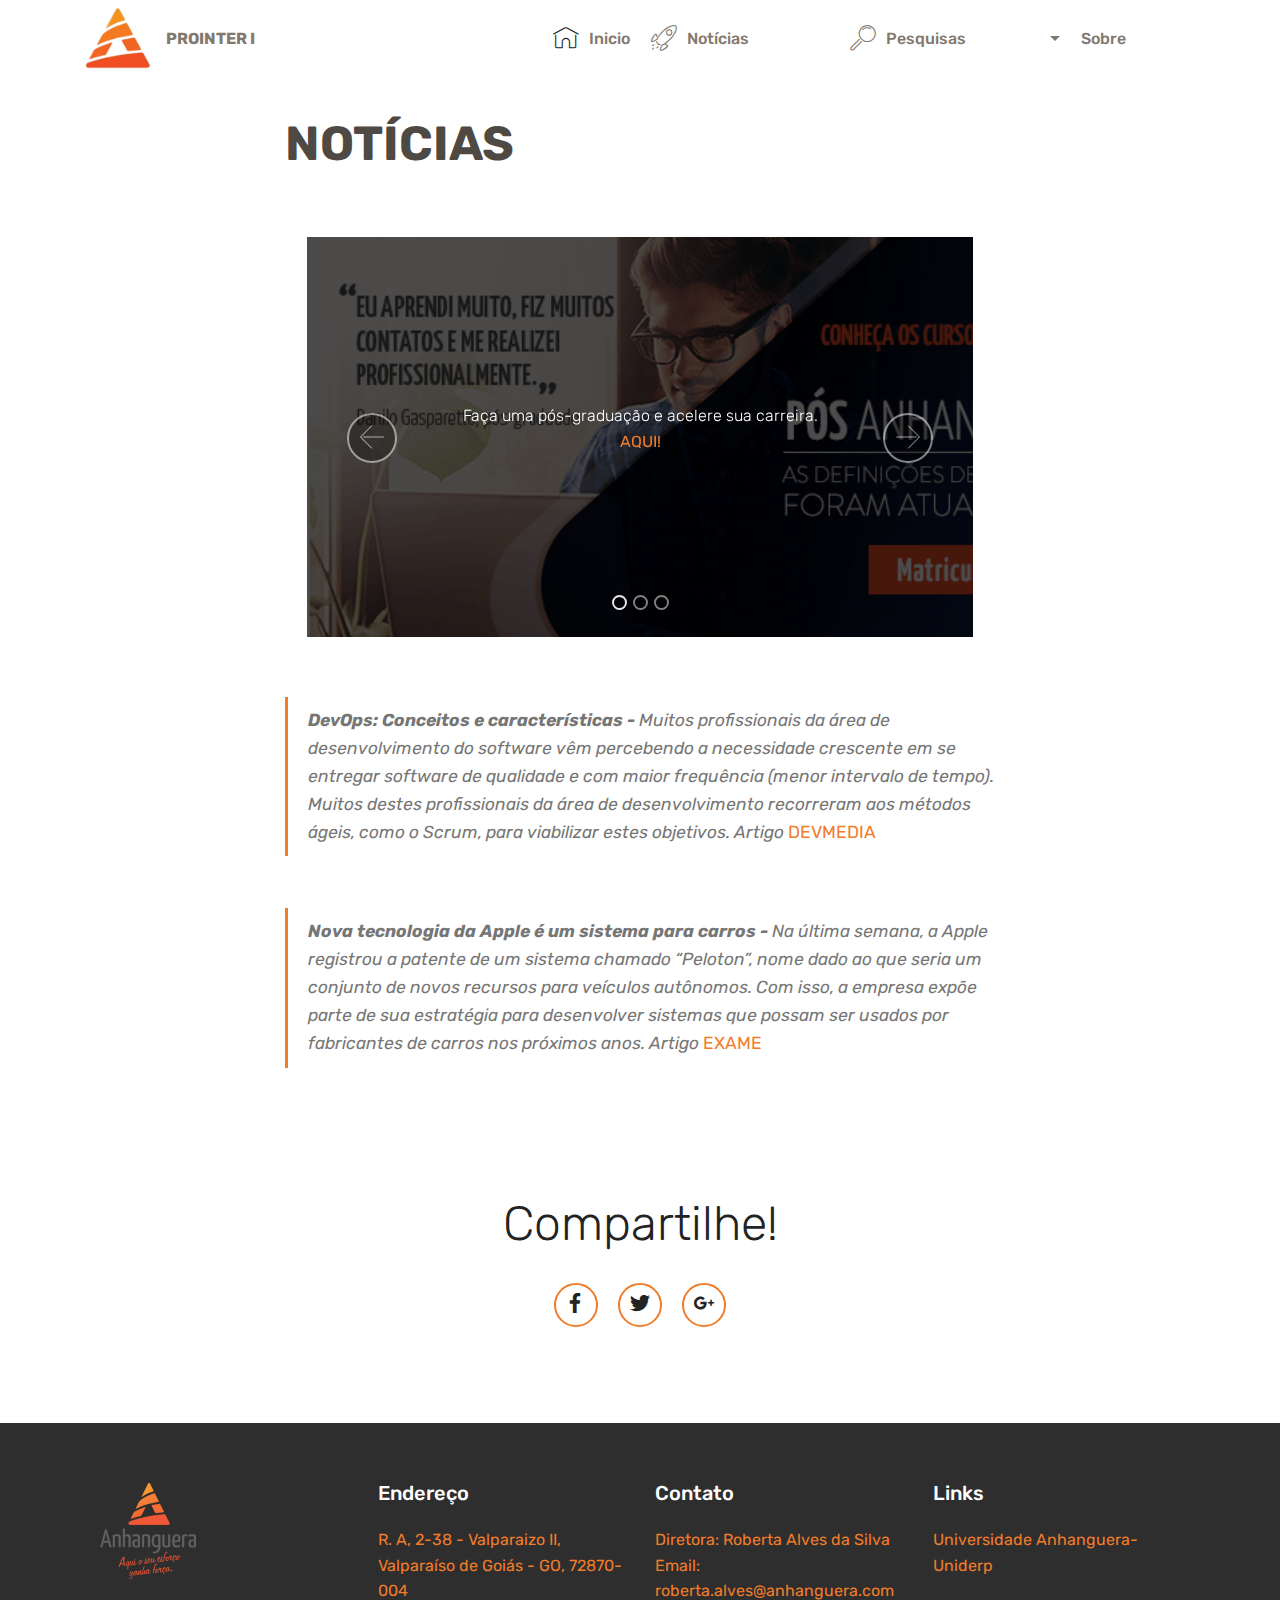
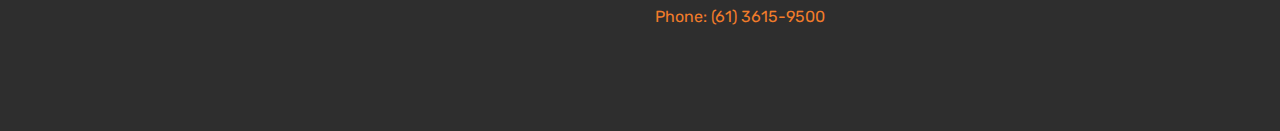
<file: app/page5.html>
<!DOCTYPE html>
<html >
<head>
  <meta charset="UTF-8">
  <meta http-equiv="X-UA-Compatible" content="IE=edge">
  <meta name="viewport" content="width=device-width, initial-scale=1, minimum-scale=1">
  <link rel="shortcut icon" href="assets/images/anhanguera-educacional-logo-180x120.png" type="image/x-icon">
  <title>Notícias</title>
  <link rel="stylesheet" href="assets/web/assets/icons/icons.css">
  <link rel="stylesheet" href="assets/tether/tether.min.css">
  <link rel="stylesheet" href="assets/bootstrap/css/bootstrap.min.css">
  <link rel="stylesheet" href="assets/bootstrap/css/bootstrap-grid.min.css">
  <link rel="stylesheet" href="assets/bootstrap/css/bootstrap-reboot.min.css">
  <link rel="stylesheet" href="assets/dropdown/css/style.css">
  <link rel="stylesheet" href="assets/socicon/css/styles.css">
  <link rel="stylesheet" href="assets/theme/css/style.css">
  <link rel="stylesheet" href="assets/app/css/mbr-additional.css" type="text/css">



</head>
<body>
  <section class="menu cid-qTkzRZLJNu" once="menu" id="menu1-1b">



    <nav class="navbar navbar-expand beta-menu navbar-dropdown align-items-center navbar-fixed-top navbar-toggleable-sm">
        <button class="navbar-toggler navbar-toggler-right" type="button" data-toggle="collapse" data-target="#navbarSupportedContent" aria-controls="navbarSupportedContent" aria-expanded="false" aria-label="Toggle navigation">
            <div class="hamburger">
                <span></span>
                <span></span>
                <span></span>
                <span></span>
            </div>
        </button>
        <div class="menu-logo">
            <div class="navbar-brand">
                <span class="navbar-logo">
                    <a href="index.html">
                         <img src="assets/images/anhanguera-educacional-logo-180x120.png" alt="PROINTER I" title="" style="height: 3.8rem;">
                    </a>
                </span>
                <span class="navbar-caption-wrap"><a class="navbar-caption text-info display-4" href="index.html">PROINTER I</a></span>
            </div>
        </div>
        <div class="collapse navbar-collapse" id="navbarSupportedContent">
            <ul class="navbar-nav nav-dropdown nav-right" data-app-modern-menu="true"><li class="nav-item">
                    <a class="nav-link link text-info display-4" href="index.html"><span class="mbri-home mbr-iconfont mbr-iconfont-btn" style="color: rgb(35, 35, 35);"></span>Inicio</a>
                </li><li class="nav-item"><a class="nav-link link text-info display-4" href="page5.html" aria-expanded="false"><span class="mbri-rocket mbr-iconfont mbr-iconfont-btn"></span>
                        Notícias &nbsp; &nbsp; &nbsp; &nbsp; &nbsp; &nbsp; &nbsp; &nbsp; &nbsp; &nbsp;</a></li><li class="nav-item dropdown"><a class="nav-link link text-info dropdown-toggle display-4" href="page1.html" aria-expanded="false" data-toggle="dropdown-submenu"><span class="mbri-search mbr-iconfont mbr-iconfont-btn"></span>
                        Pesquisas &nbsp; &nbsp; &nbsp; &nbsp; &nbsp; &nbsp; &nbsp; &nbsp; &nbsp; &nbsp;</a><div class="dropdown-menu"><a class="text-info dropdown-item display-4" href="page2.html" aria-expanded="false">Organização de Computadores</a><a class="text-info dropdown-item display-4" href="page1.html" aria-expanded="false">Sistemas Operacionais</a><a class="text-info dropdown-item display-4" href="page3.html" aria-expanded="false">Dispositivos Móveis</a><a class="text-info dropdown-item display-4" href="page4.html" aria-expanded="false">Subsistema de Memória (Cloud Computing)</a></div></li><li class="nav-item"><a class="nav-link link text-info display-4" href="page6.html" aria-expanded="false">
                        Sobre &nbsp; &nbsp; &nbsp; &nbsp; &nbsp; &nbsp; &nbsp; &nbsp;</a></li></ul>

        </div>
    </nav>
</section>

<section class="engine">html website templates</a></section><section class="mbr-section content4 cid-r7Uvt3E1gN" id="content4-3y">



    <div class="container">
        <div class="media-container-row">
            <div class="title col-12 col-md-8">
                <h2 class="align-center pb-3 mbr-fonts-style display-2"><font color="#4f4943"><strong>NOTÍCIAS&nbsp;</strong></font></h2>


            </div>
        </div>
    </div>
</section>

<section class="carousel slide cid-r7UvHo7hGC" data-interval="false" id="slider2-3z">


    <div class="container content-slider">
        <div class="content-slider-wrap">
            <div><div class="mbr-slider slide carousel" data-pause="true" data-keyboard="false" data-ride="carousel" data-interval="4000"><ol class="carousel-indicators"><li data-app-prevent-settings="" data-target="#slider2-3z" class=" active" data-slide-to="0"></li><li data-app-prevent-settings="" data-target="#slider2-3z" data-slide-to="1"></li><li data-app-prevent-settings="" data-target="#slider2-3z" data-slide-to="2"></li></ol><div class="carousel-inner" role="listbox"><div class="carousel-item slider-fullscreen-image active" data-bg-video-slide="false" style="background-image: url(assets/images/bannersportais-anhanguera-620x3003-620x300.png);"><div class="container container-slide"><div class="image_wrapper"><div class="mbr-overlay" style="opacity: 0.7;"></div><img src="assets/images/bannersportais-anhanguera-620x3003-620x300.png"><div class="carousel-caption justify-content-center"><div class="col-10 align-center"><p class="lead mbr-text mbr-fonts-style display-7">Faça uma pós-graduação e acelere sua carreira.<br><a href="https://www.posanhanguera.com.br/?utm_source=ANHANGUERA&utm_medium=BANNER&utm_campaign=SITE_INSTITUCIONAL" target="_blank">AQUI!</a></p></div></div></div></div></div><div class="carousel-item slider-fullscreen-image" data-bg-video-slide="false" style="background-image: url(assets/images/porta-institucional-anhanguera-620x300px-620x300.jpg);"><div class="container container-slide"><div class="image_wrapper"><div class="mbr-overlay" style="opacity: 0.7;"></div><img src="assets/images/porta-institucional-anhanguera-620x300px-620x300.jpg"><div class="carousel-caption justify-content-center"><div class="col-10 align-center"><h2 class="mbr-fonts-style display-1"><strong><a href="https://www.cursoslivresead.com.br/formando?utm_source=Portal_Institucional&utm_medium=banner&utm_campaign=EspecialFormando_L" target="_blank" class="text-primary"><br></a></strong><br><strong><a href="https://www.cursoslivresead.com.br/formando?utm_source=Portal_Institucional&utm_medium=banner&utm_campaign=EspecialFormando_L" target="_blank" class="text-primary">Cursos Livres</a></strong></h2></div></div></div></div></div><div class="carousel-item slider-fullscreen-image" data-bg-video-slide="false" style="background-image: url(assets/images/segunda-graduacao-v2-17-2-620x300.jpg);"><div class="container container-slide"><div class="image_wrapper"><div class="mbr-overlay" style="opacity: 0.8;"></div><img src="assets/images/segunda-graduacao-v2-17-2-620x300.jpg"><div class="carousel-caption justify-content-center"><div class="col-10 align-center"><p class="lead mbr-text mbr-fonts-style display-5"><strong>Segunda Graduação
</strong><br>Se o seu desejo é fazer uma segunda graduação e ampliar ainda mais os seus conhecimentos você está no lugar certo ! <strong><a href="http://www.vestibulares.br/segunda-graduacao" target="_blank">AQUI!</a></strong></p></div></div></div></div></div></div><a data-app-prevent-settings="" class="carousel-control carousel-control-prev" role="button" data-slide="prev" href="#slider2-3z"><span aria-hidden="true" class="mbri-left mbr-iconfont"></span><span class="sr-only">Previous</span></a><a data-app-prevent-settings="" class="carousel-control carousel-control-next" role="button" data-slide="next" href="#slider2-3z"><span aria-hidden="true" class="mbri-right mbr-iconfont"></span><span class="sr-only">Next</span></a></div></div>
        </div>
    </div>
</section>

<section class="mbr-section article content1 cid-r7UrtctCUK" id="content2-3w">



    <div class="container">
        <div class="media-container-row">
            <div class="mbr-text col-12 col-md-8 mbr-fonts-style display-7">
                <blockquote><span style="font-size: 1.09rem;"><strong>DevOps: Conceitos e características - </strong>Muitos profissionais da área de desenvolvimento do software vêm percebendo a necessidade crescente em se entregar software de qualidade e com maior frequência (menor intervalo de tempo). Muitos destes profissionais da área de desenvolvimento recorreram aos métodos ágeis, como o Scrum, para viabilizar estes objetivos. Artigo <a href="https://www.devmedia.com.br/devops-conceitos-e-caracteristicas/32030" target="_blank" class="text-primary">DEVMEDIA</a></span><br></blockquote>
            </div>
        </div>
    </div>
</section>

<section class="mbr-section article content1 cid-r7UuT5mSCU" id="content2-3x">



    <div class="container">
        <div class="media-container-row">
            <div class="mbr-text col-12 col-md-8 mbr-fonts-style display-7">
                <blockquote><span style="font-size: 1.09rem;"><strong>Nova tecnologia da Apple é um sistema para carros - </strong>Na última semana, a Apple registrou a patente de um sistema chamado “Peloton”, nome dado ao que seria um conjunto de novos recursos para veículos autônomos. Com isso, a empresa expõe parte de sua estratégia para desenvolver sistemas que possam ser usados por fabricantes de carros nos próximos anos.&nbsp;Artigo <a href="https://exame.abril.com.br/tecnologia/nova-tecnologia-da-apple-e-um-sistema-para-carros/" target="_blank" class="text-primary">EXAME</a></span><br></blockquote>
            </div>
        </div>
    </div>
</section>

<section class="cid-r7vFHzEhZV" id="social-buttons1-1q">





    <div class="container">
        <div class="media-container-row">
            <div class="col-md-8 align-center">
                <h2 class="pb-3 mbr-section-title mbr-fonts-style display-2">Compartilhe!</h2>
                <div>
                    <div class="mbr-social-likes" data-counters="false">
                        <span class="btn btn-social facebook mx-2" title="Share link on Facebook">
                            <i class="socicon socicon-facebook"></i>
                        </span>
                        <span class="btn btn-social twitter mx-2" title="Share link on Twitter">
                            <i class="socicon socicon-twitter"></i>
                        </span>
                        <span class="btn btn-social plusone mx-2" title="Share link on Google+">
                            <i class="socicon socicon-googleplus"></i>
                        </span>


                    </div>
                </div>
            </div>
        </div>
    </div>
</section>

<section class="cid-r7vD6JQnXi" id="footer1-1j">





    <div class="container">
        <div class="media-container-row content text-white">
            <div class="col-12 col-md-3">
                <div class="media-wrap">
                    <a href="page6.html">
                        <img src="assets/images/af77ec8f9c-192x192.png" alt="Sobre" title="">
                    </a>
                </div>
            </div>
            <div class="col-12 col-md-3 mbr-fonts-style display-7">
                <h5 class="pb-3">Endereço</h5>
                <p class="mbr-text">R. A, 2-38 - Valparaizo II, Valparaíso de Goiás - GO, 72870-004</p>
            </div>
            <div class="col-12 col-md-3 mbr-fonts-style display-7">
                <h5 class="pb-3">
                    Contato</h5>
                <p class="mbr-text">Diretora: Roberta Alves da Silva
<br>Email:<br>roberta.alves@anhanguera.com&nbsp;<br>Phone: (61) 3615-9500                    <br><br></p>
            </div>
            <div class="col-12 col-md-3 mbr-fonts-style display-7">
                <h5 class="pb-3">
                    Links
                </h5>
                <p class="mbr-text"><a href="https://www.anhanguera.com/home/" target="_blank">Universidade Anhanguera-Uniderp</a><br><br><br></p>
            </div>
        </div>

    </div>
</section>


  <script src="assets/web/assets/jquery/jquery.min.js"></script>
  <script src="assets/popper/popper.min.js"></script>
  <script src="assets/tether/tether.min.js"></script>
  <script src="assets/bootstrap/js/bootstrap.min.js"></script>
  <script src="assets/smoothscroll/smooth-scroll.js"></script>
  <script src="assets/dropdown/js/script.min.js"></script>
  <script src="assets/ytplayer/jquery.mb.ytplayer.min.js"></script>
  <script src="assets/vimeoplayer/jquery.mb.vimeo_player.js"></script>
  <script src="assets/sociallikes/social-likes.js"></script>
  <script src="assets/bootstrapcarouselswipe/bootstrap-carousel-swipe.js"></script>
  <script src="assets/touchswipe/jquery.touch-swipe.min.js"></script>
  <script src="assets/theme/js/script.js"></script>
  <script src="assets/slidervideo/script.js"></script>


</body>
</html>
</file>
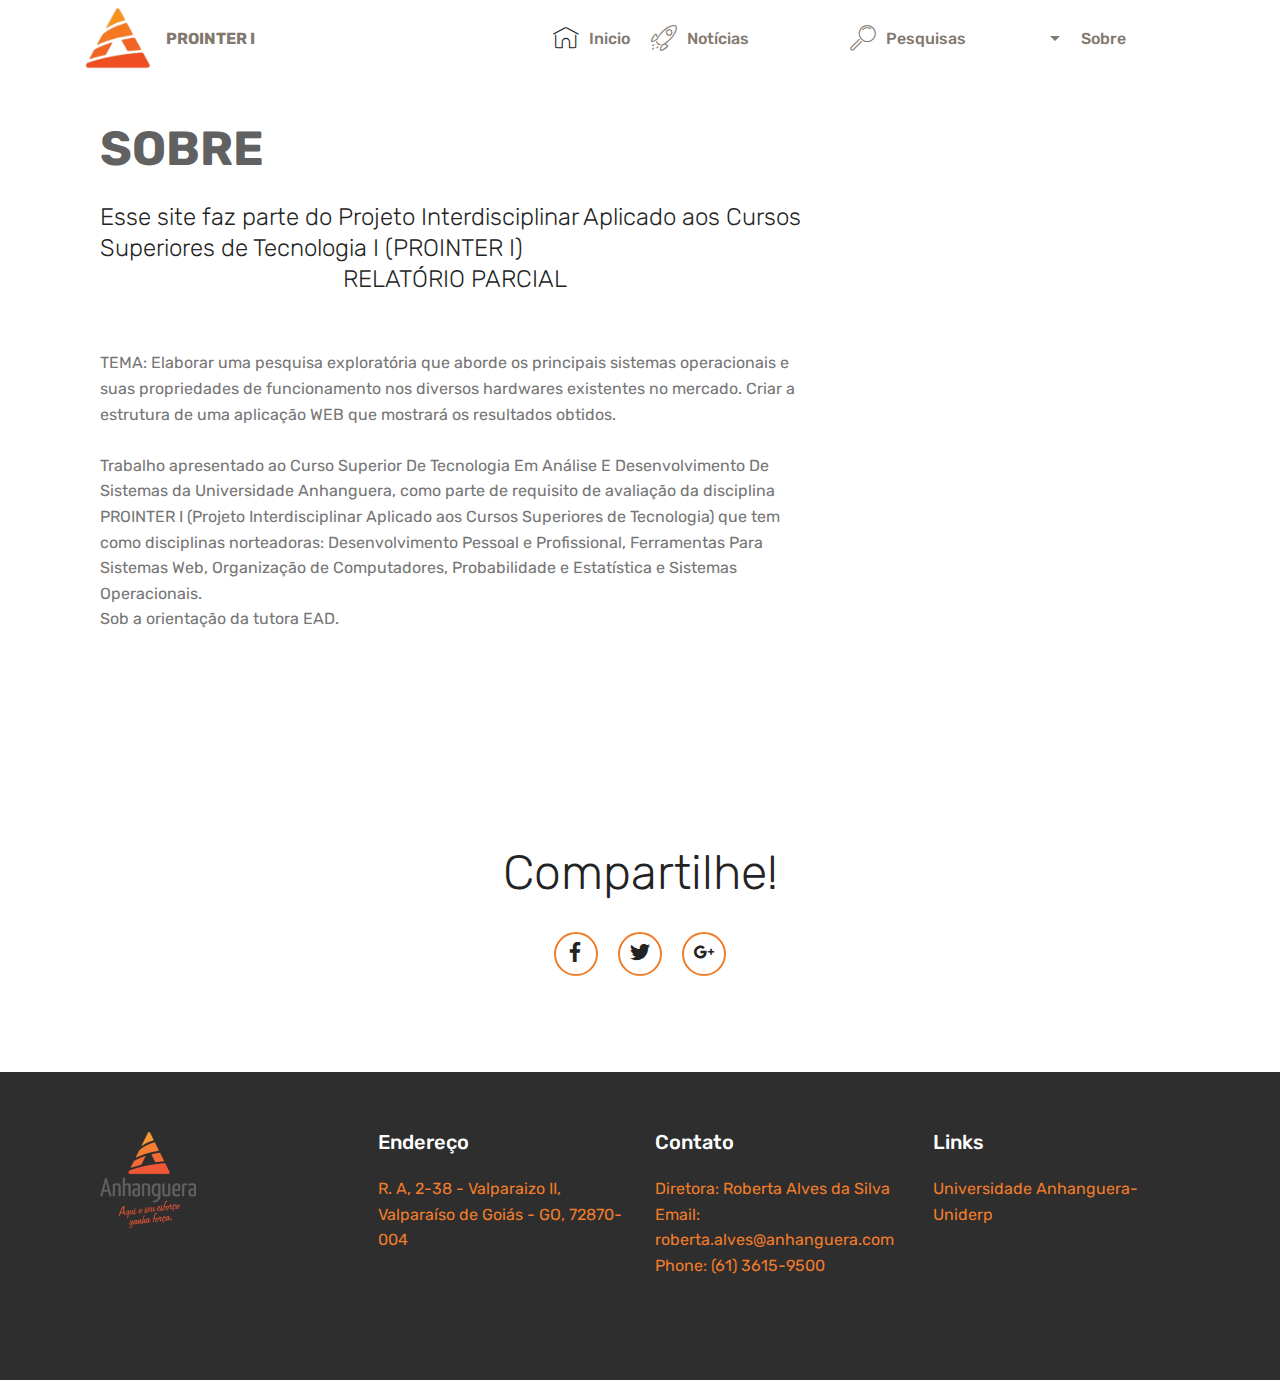
<file: app/page6.html>
<!DOCTYPE html>
<html >
<head>
  <meta charset="UTF-8">
  <meta http-equiv="X-UA-Compatible" content="IE=edge">
  <meta name="viewport" content="width=device-width, initial-scale=1, minimum-scale=1">
  <link rel="shortcut icon" href="assets/images/anhanguera-educacional-logo-180x120.png" type="image/x-icon">
  <meta name="description" content="Web Generator Description">
  <title>Sobre</title>
  <link rel="stylesheet" href="assets/web/assets/icons/icons.css">
  <link rel="stylesheet" href="assets/tether/tether.min.css">
  <link rel="stylesheet" href="assets/bootstrap/css/bootstrap.min.css">
  <link rel="stylesheet" href="assets/bootstrap/css/bootstrap-grid.min.css">
  <link rel="stylesheet" href="assets/bootstrap/css/bootstrap-reboot.min.css">
  <link rel="stylesheet" href="assets/socicon/css/styles.css">
  <link rel="stylesheet" href="assets/dropdown/css/style.css">
  <link rel="stylesheet" href="assets/theme/css/style.css">
  <link rel="stylesheet" href="assets/app/css/mbr-additional.css" type="text/css">



</head>
<body>
  <section class="menu cid-qTkzRZLJNu" once="menu" id="menu1-1c">



    <nav class="navbar navbar-expand beta-menu navbar-dropdown align-items-center navbar-fixed-top navbar-toggleable-sm">
        <button class="navbar-toggler navbar-toggler-right" type="button" data-toggle="collapse" data-target="#navbarSupportedContent" aria-controls="navbarSupportedContent" aria-expanded="false" aria-label="Toggle navigation">
            <div class="hamburger">
                <span></span>
                <span></span>
                <span></span>
                <span></span>
            </div>
        </button>
        <div class="menu-logo">
            <div class="navbar-brand">
                <span class="navbar-logo">
                    <a href="index.html">
                         <img src="assets/images/anhanguera-educacional-logo-180x120.png" alt="PROINTER I" title="" style="height: 3.8rem;">
                    </a>
                </span>
                <span class="navbar-caption-wrap"><a class="navbar-caption text-info display-4" href="index.html">PROINTER I</a></span>
            </div>
        </div>
        <div class="collapse navbar-collapse" id="navbarSupportedContent">
            <ul class="navbar-nav nav-dropdown nav-right" data-app-modern-menu="true"><li class="nav-item">
                    <a class="nav-link link text-info display-4" href="index.html"><span class="mbri-home mbr-iconfont mbr-iconfont-btn" style="color: rgb(35, 35, 35);"></span>Inicio</a>
                </li><li class="nav-item"><a class="nav-link link text-info display-4" href="page5.html" aria-expanded="false"><span class="mbri-rocket mbr-iconfont mbr-iconfont-btn"></span>
                        Notícias &nbsp; &nbsp; &nbsp; &nbsp; &nbsp; &nbsp; &nbsp; &nbsp; &nbsp; &nbsp;</a></li><li class="nav-item dropdown"><a class="nav-link link text-info dropdown-toggle display-4" href="page1.html" aria-expanded="false" data-toggle="dropdown-submenu"><span class="mbri-search mbr-iconfont mbr-iconfont-btn"></span>
                        Pesquisas &nbsp; &nbsp; &nbsp; &nbsp; &nbsp; &nbsp; &nbsp; &nbsp; &nbsp; &nbsp;</a><div class="dropdown-menu"><a class="text-info dropdown-item display-4" href="page2.html" aria-expanded="false">Organização de Computadores</a><a class="text-info dropdown-item display-4" href="page1.html" aria-expanded="false">Sistemas Operacionais</a><a class="text-info dropdown-item display-4" href="page3.html" aria-expanded="false">Dispositivos Móveis</a><a class="text-info dropdown-item display-4" href="page4.html" aria-expanded="false">Subsistema de Memória (Cloud Computing)</a></div></li><li class="nav-item"><a class="nav-link link text-info display-4" href="page6.html" aria-expanded="false">
                        Sobre &nbsp; &nbsp; &nbsp; &nbsp; &nbsp; &nbsp; &nbsp; &nbsp;</a></li></ul>

        </div>
    </nav>
</section>

<section class="engine">free html5 templates</a></section><section class="header9 cid-r7JHOdgaNq" id="header9-3u">





    <div class="container">
        <div class="media-container-column mbr-white col-md-8">
            <h1 class="mbr-section-title align-left mbr-bold pb-3 mbr-fonts-style display-2">
                SOBRE</h1>
            <h3 class="mbr-section-subtitle align-left mbr-light pb-3 mbr-fonts-style display-5"><span style="font-style: normal;">Esse site faz parte do Projeto Interdisciplinar Aplicado aos Cursos Superiores de Tecnologia I (PROINTER I)&nbsp;</span><div><span style="font-style: normal;">
</span></div><div><span style="font-style: normal;">RELATÓRIO PARCIAL</span>
</div><div><br></div></h3>
            <p class="mbr-text align-left pb-3 mbr-fonts-style display-7">TEMA: Elaborar uma pesquisa exploratória que aborde os principais sistemas operacionais e suas propriedades de funcionamento nos diversos hardwares existentes no mercado. Criar a estrutura de uma aplicação WEB que mostrará os resultados obtidos.
<br>
<br>Trabalho apresentado ao Curso Superior De Tecnologia Em Análise E Desenvolvimento De Sistemas da Universidade Anhanguera, como parte de requisito de avaliação da disciplina PROINTER I (Projeto Interdisciplinar Aplicado aos Cursos Superiores de Tecnologia) que tem como disciplinas norteadoras: Desenvolvimento Pessoal e Profissional, Ferramentas Para Sistemas Web, Organização de Computadores, Probabilidade e Estatística e Sistemas Operacionais.
<br>Sob a orientação da tutora EAD.&nbsp;<br></p>

        </div>
    </div>


</section>

<section class="cid-r7vFLrceGa" id="social-buttons1-1r">





    <div class="container">
        <div class="media-container-row">
            <div class="col-md-8 align-center">
                <h2 class="pb-3 mbr-section-title mbr-fonts-style display-2">Compartilhe!</h2>
                <div>
                    <div class="mbr-social-likes" data-counters="false">
                        <span class="btn btn-social facebook mx-2" title="Share link on Facebook">
                            <i class="socicon socicon-facebook"></i>
                        </span>
                        <span class="btn btn-social twitter mx-2" title="Share link on Twitter">
                            <i class="socicon socicon-twitter"></i>
                        </span>
                        <span class="btn btn-social plusone mx-2" title="Share link on Google+">
                            <i class="socicon socicon-googleplus"></i>
                        </span>


                    </div>
                </div>
            </div>
        </div>
    </div>
</section>

<section class="cid-r7vD22jbyz" id="footer1-1i">





    <div class="container">
        <div class="media-container-row content text-white">
            <div class="col-12 col-md-3">
                <div class="media-wrap">
                    <a href="page6.html">
                        <img src="assets/images/af77ec8f9c-192x192.png" alt="Sobre" title="">
                    </a>
                </div>
            </div>
            <div class="col-12 col-md-3 mbr-fonts-style display-7">
                <h5 class="pb-3">Endereço</h5>
                <p class="mbr-text">R. A, 2-38 - Valparaizo II, Valparaíso de Goiás - GO, 72870-004</p>
            </div>
            <div class="col-12 col-md-3 mbr-fonts-style display-7">
                <h5 class="pb-3">
                    Contato</h5>
                <p class="mbr-text">Diretora: Roberta Alves da Silva
<br>Email:<br>roberta.alves@anhanguera.com&nbsp;<br>Phone: (61) 3615-9500                    <br><br></p>
            </div>
            <div class="col-12 col-md-3 mbr-fonts-style display-7">
                <h5 class="pb-3">
                    Links
                </h5>
                <p class="mbr-text"><a href="https://www.anhanguera.com/home/" target="_blank">Universidade Anhanguera-Uniderp</a><br><br><br></p>
            </div>
        </div>

    </div>
</section>


  <script src="assets/web/assets/jquery/jquery.min.js"></script>
  <script src="assets/popper/popper.min.js"></script>
  <script src="assets/tether/tether.min.js"></script>
  <script src="assets/bootstrap/js/bootstrap.min.js"></script>
  <script src="assets/dropdown/js/script.min.js"></script>
  <script src="assets/touchswipe/jquery.touch-swipe.min.js"></script>
  <script src="assets/sociallikes/social-likes.js"></script>
  <script src="assets/smoothscroll/smooth-scroll.js"></script>
  <script src="assets/theme/js/script.js"></script>


</body>
</html>
</file>
<file: app/assets/web/assets/icons/icons.css>
@font-face {
  font-family: 'MobiriseIcons';
  src:  url('icons.eot?spat4u');
  src:  url('icons.eot?spat4u#iefix') format('embedded-opentype'),
    url('icons.ttf?spat4u') format('truetype'),
    url('icons.woff?spat4u') format('woff'),
    url('icons.svg?spat4u#MobiriseIcons') format('svg');
  font-weight: normal;
  font-style: normal;
}

[class^="mbri-"], [class*=" mbri-"] {
  /* use !important to prevent issues with browser extensions that change fonts */
  font-family: MobiriseIcons !important;
  speak: none;
  font-style: normal;
  font-weight: normal;
  font-variant: normal;
  text-transform: none;
  line-height: 1;

  /* Better Font Rendering =========== */
  -webkit-font-smoothing: antialiased;
  -moz-osx-font-smoothing: grayscale;
}

.mbri-add-submenu:before {
  content: "\e900";
}
.mbri-alert:before {
  content: "\e901";
}
.mbri-align-center:before {
  content: "\e902";
}
.mbri-align-justify:before {
  content: "\e903";
}
.mbri-align-left:before {
  content: "\e904";
}
.mbri-align-right:before {
  content: "\e905";
}
.mbri-android:before {
  content: "\e906";
}
.mbri-apple:before {
  content: "\e907";
}
.mbri-arrow-down:before {
  content: "\e908";
}
.mbri-arrow-next:before {
  content: "\e909";
}
.mbri-arrow-prev:before {
  content: "\e90a";
}
.mbri-arrow-up:before {
  content: "\e90b";
}
.mbri-bold:before {
  content: "\e90c";
}
.mbri-bookmark:before {
  content: "\e90d";
}
.mbri-bootstrap:before {
  content: "\e90e";
}
.mbri-briefcase:before {
  content: "\e90f";
}
.mbri-browse:before {
  content: "\e910";
}
.mbri-bulleted-list:before {
  content: "\e911";
}
.mbri-calendar:before {
  content: "\e912";
}
.mbri-camera:before {
  content: "\e913";
}
.mbri-cart-add:before {
  content: "\e914";
}
.mbri-cart-full:before {
  content: "\e915";
}
.mbri-cash:before {
  content: "\e916";
}
.mbri-change-style:before {
  content: "\e917";
}
.mbri-chat:before {
  content: "\e918";
}
.mbri-clock:before {
  content: "\e919";
}
.mbri-close:before {
  content: "\e91a";
}
.mbri-cloud:before {
  content: "\e91b";
}
.mbri-code:before {
  content: "\e91c";
}
.mbri-contact-form:before {
  content: "\e91d";
}
.mbri-credit-card:before {
  content: "\e91e";
}
.mbri-cursor-click:before {
  content: "\e91f";
}
.mbri-cust-feedback:before {
  content: "\e920";
}
.mbri-database:before {
  content: "\e921";
}
.mbri-delivery:before {
  content: "\e922";
}
.mbri-desktop:before {
  content: "\e923";
}
.mbri-devices:before {
  content: "\e924";
}
.mbri-down:before {
  content: "\e925";
}
.mbri-download:before {
  content: "\e989";
}
.mbri-drag-n-drop:before {
  content: "\e927";
}
.mbri-drag-n-drop2:before {
  content: "\e928";
}
.mbri-edit:before {
  content: "\e929";
}
.mbri-edit2:before {
  content: "\e92a";
}
.mbri-error:before {
  content: "\e92b";
}
.mbri-extension:before {
  content: "\e92c";
}
.mbri-features:before {
  content: "\e92d";
}
.mbri-file:before {
  content: "\e92e";
}
.mbri-flag:before {
  content: "\e92f";
}
.mbri-folder:before {
  content: "\e930";
}
.mbri-gift:before {
  content: "\e931";
}
.mbri-github:before {
  content: "\e932";
}
.mbri-globe:before {
  content: "\e933";
}
.mbri-globe-2:before {
  content: "\e934";
}
.mbri-growing-chart:before {
  content: "\e935";
}
.mbri-hearth:before {
  content: "\e936";
}
.mbri-help:before {
  content: "\e937";
}
.mbri-home:before {
  content: "\e938";
}
.mbri-hot-cup:before {
  content: "\e939";
}
.mbri-idea:before {
  content: "\e93a";
}
.mbri-image-gallery:before {
  content: "\e93b";
}
.mbri-image-slider:before {
  content: "\e93c";
}
.mbri-info:before {
  content: "\e93d";
}
.mbri-italic:before {
  content: "\e93e";
}
.mbri-key:before {
  content: "\e93f";
}
.mbri-laptop:before {
  content: "\e940";
}
.mbri-layers:before {
  content: "\e941";
}
.mbri-left-right:before {
  content: "\e942";
}
.mbri-left:before {
  content: "\e943";
}
.mbri-letter:before {
  content: "\e944";
}
.mbri-like:before {
  content: "\e945";
}
.mbri-link:before {
  content: "\e946";
}
.mbri-lock:before {
  content: "\e947";
}
.mbri-login:before {
  content: "\e948";
}
.mbri-logout:before {
  content: "\e949";
}
.mbri-magic-stick:before {
  content: "\e94a";
}
.mbri-map-pin:before {
  content: "\e94b";
}
.mbri-menu:before {
  content: "\e94c";
}
.mbri-mobile:before {
  content: "\e94d";
}
.mbri-mobile2:before {
  content: "\e94e";
}
.mbri-mobirise:before {
  content: "\e94f";
}
.mbri-more-horizontal:before {
  content: "\e950";
}
.mbri-more-vertical:before {
  content: "\e951";
}
.mbri-music:before {
  content: "\e952";
}
.mbri-new-file:before {
  content: "\e953";
}
.mbri-numbered-list:before {
  content: "\e954";
}
.mbri-opened-folder:before {
  content: "\e955";
}
.mbri-pages:before {
  content: "\e956";
}
.mbri-paper-plane:before {
  content: "\e957";
}
.mbri-paperclip:before {
  content: "\e958";
}
.mbri-photo:before {
  content: "\e959";
}
.mbri-photos:before {
  content: "\e95a";
}
.mbri-pin:before {
  content: "\e95b";
}
.mbri-play:before {
  content: "\e95c";
}
.mbri-plus:before {
  content: "\e95d";
}
.mbri-preview:before {
  content: "\e95e";
}
.mbri-print:before {
  content: "\e95f";
}
.mbri-protect:before {
  content: "\e960";
}
.mbri-question:before {
  content: "\e961";
}
.mbri-quote-left:before {
  content: "\e962";
}
.mbri-quote-right:before {
  content: "\e963";
}
.mbri-refresh:before {
  content: "\e964";
}
.mbri-responsive:before {
  content: "\e965";
}
.mbri-right:before {
  content: "\e966";
}
.mbri-rocket:before {
  content: "\e967";
}
.mbri-sad-face:before {
  content: "\e968";
}
.mbri-sale:before {
  content: "\e969";
}
.mbri-save:before {
  content: "\e96a";
}
.mbri-search:before {
  content: "\e96b";
}
.mbri-setting:before {
  content: "\e96c";
}
.mbri-setting2:before {
  content: "\e96d";
}
.mbri-setting3:before {
  content: "\e96e";
}
.mbri-share:before {
  content: "\e96f";
}
.mbri-shopping-bag:before {
  content: "\e970";
}
.mbri-shopping-basket:before {
  content: "\e971";
}
.mbri-shopping-cart:before {
  content: "\e972";
}
.mbri-sites:before {
  content: "\e973";
}
.mbri-smile-face:before {
  content: "\e974";
}
.mbri-speed:before {
  content: "\e975";
}
.mbri-star:before {
  content: "\e976";
}
.mbri-success:before {
  content: "\e977";
}
.mbri-sun:before {
  content: "\e978";
}
.mbri-sun2:before {
  content: "\e979";
}
.mbri-tablet:before {
  content: "\e97a";
}
.mbri-tablet-vertical:before {
  content: "\e97b";
}
.mbri-target:before {
  content: "\e97c";
}
.mbri-timer:before {
  content: "\e97d";
}
.mbri-to-ftp:before {
  content: "\e97e";
}
.mbri-to-local-drive:before {
  content: "\e97f";
}
.mbri-touch-swipe:before {
  content: "\e980";
}
.mbri-touch:before {
  content: "\e981";
}
.mbri-trash:before {
  content: "\e982";
}
.mbri-underline:before {
  content: "\e983";
}
.mbri-unlink:before {
  content: "\e984";
}
.mbri-unlock:before {
  content: "\e985";
}
.mbri-up-down:before {
  content: "\e986";
}
.mbri-up:before {
  content: "\e987";
}
.mbri-update:before {
  content: "\e988";
}
.mbri-upload:before {
 content: "\e926"; 
}
.mbri-user:before {
  content: "\e98a";
}
.mbri-user2:before {
  content: "\e98b";
}
.mbri-users:before {
  content: "\e98c";
}
.mbri-video:before {
  content: "\e98d";
}
.mbri-video-play:before {
  content: "\e98e";
}
.mbri-watch:before {
  content: "\e98f";
}
.mbri-website-theme:before {
  content: "\e990";
}
.mbri-wifi:before {
  content: "\e991";
}
.mbri-windows:before {
  content: "\e992";
}
.mbri-zoom-out:before {
  content: "\e993";
}
.mbri-redo:before {
  content: "\e994";
}
.mbri-undo:before {
  content: "\e995";
}
</file>
<file: app/assets/socicon/css/styles.css>
@charset "UTF-8";

@font-face {
  font-family: "socicon";
  src:url("../fonts/socicon.eot");
  src:url("../fonts/socicon.eot?#iefix") format("embedded-opentype"),
    url("../fonts/socicon.woff") format("woff"),
    url("../fonts/socicon.ttf") format("truetype"),
    url("../fonts/socicon.svg#socicon") format("svg");
  font-weight: normal;
  font-style: normal;

}

[data-icon]:before {
  font-family: "socicon" !important;
  content: attr(data-icon);
  font-style: normal !important;
  font-weight: normal !important;
  font-variant: normal !important;
  text-transform: none !important;
  speak: none;
  line-height: 1;
  -webkit-font-smoothing: antialiased;
  -moz-osx-font-smoothing: grayscale;
}

[class^="socicon-"]:before,
[class*=" socicon-"]:before {
  font-family: "socicon" !important;
  font-style: normal !important;
  font-weight: normal !important;
  font-variant: normal !important;
  text-transform: none !important;
  speak: none;
  line-height: 1;
  -webkit-font-smoothing: antialiased;
  -moz-osx-font-smoothing: grayscale;
}

.socicon-modelmayhem:before {
  content: "\e000";
}
.socicon-mixcloud:before {
  content: "\e001";
}
.socicon-drupal:before {
  content: "\e002";
}
.socicon-swarm:before {
  content: "\e003";
}
.socicon-istock:before {
  content: "\e004";
}
.socicon-yammer:before {
  content: "\e005";
}
.socicon-ello:before {
  content: "\e006";
}
.socicon-stackoverflow:before {
  content: "\e007";
}
.socicon-persona:before {
  content: "\e008";
}
.socicon-triplej:before {
  content: "\e009";
}
.socicon-houzz:before {
  content: "\e00a";
}
.socicon-rss:before {
  content: "\e00b";
}
.socicon-paypal:before {
  content: "\e00c";
}
.socicon-odnoklassniki:before {
  content: "\e00d";
}
.socicon-airbnb:before {
  content: "\e00e";
}
.socicon-periscope:before {
  content: "\e00f";
}
.socicon-outlook:before {
  content: "\e010";
}
.socicon-coderwall:before {
  content: "\e011";
}
.socicon-tripadvisor:before {
  content: "\e012";
}
.socicon-appnet:before {
  content: "\e013";
}
.socicon-goodreads:before {
  content: "\e014";
}
.socicon-tripit:before {
  content: "\e015";
}
.socicon-lanyrd:before {
  content: "\e016";
}
.socicon-slideshare:before {
  content: "\e017";
}
.socicon-buffer:before {
  content: "\e018";
}
.socicon-disqus:before {
  content: "\e019";
}
.socicon-vkontakte:before {
  content: "\e01a";
}
.socicon-whatsapp:before {
  content: "\e01b";
}
.socicon-patreon:before {
  content: "\e01c";
}
.socicon-storehouse:before {
  content: "\e01d";
}
.socicon-pocket:before {
  content: "\e01e";
}
.socicon-mail:before {
  content: "\e01f";
}
.socicon-blogger:before {
  content: "\e020";
}
.socicon-technorati:before {
  content: "\e021";
}
.socicon-reddit:before {
  content: "\e022";
}
.socicon-dribbble:before {
  content: "\e023";
}
.socicon-stumbleupon:before {
  content: "\e024";
}
.socicon-digg:before {
  content: "\e025";
}
.socicon-envato:before {
  content: "\e026";
}
.socicon-behance:before {
  content: "\e027";
}
.socicon-delicious:before {
  content: "\e028";
}
.socicon-deviantart:before {
  content: "\e029";
}
.socicon-forrst:before {
  content: "\e02a";
}
.socicon-play:before {
  content: "\e02b";
}
.socicon-zerply:before {
  content: "\e02c";
}
.socicon-wikipedia:before {
  content: "\e02d";
}
.socicon-apple:before {
  content: "\e02e";
}
.socicon-flattr:before {
  content: "\e02f";
}
.socicon-github:before {
  content: "\e030";
}
.socicon-renren:before {
  content: "\e031";
}
.socicon-friendfeed:before {
  content: "\e032";
}
.socicon-newsvine:before {
  content: "\e033";
}
.socicon-identica:before {
  content: "\e034";
}
.socicon-bebo:before {
  content: "\e035";
}
.socicon-zynga:before {
  content: "\e036";
}
.socicon-steam:before {
  content: "\e037";
}
.socicon-xbox:before {
  content: "\e038";
}
.socicon-windows:before {
  content: "\e039";
}
.socicon-qq:before {
  content: "\e03a";
}
.socicon-douban:before {
  content: "\e03b";
}
.socicon-meetup:before {
  content: "\e03c";
}
.socicon-playstation:before {
  content: "\e03d";
}
.socicon-android:before {
  content: "\e03e";
}
.socicon-snapchat:before {
  content: "\e03f";
}
.socicon-twitter:before {
  content: "\e040";
}
.socicon-facebook:before {
  content: "\e041";
}
.socicon-googleplus:before {
  content: "\e042";
}
.socicon-pinterest:before {
  content: "\e043";
}
.socicon-foursquare:before {
  content: "\e044";
}
.socicon-yahoo:before {
  content: "\e045";
}
.socicon-skype:before {
  content: "\e046";
}
.socicon-yelp:before {
  content: "\e047";
}
.socicon-feedburner:before {
  content: "\e048";
}
.socicon-linkedin:before {
  content: "\e049";
}
.socicon-viadeo:before {
  content: "\e04a";
}
.socicon-xing:before {
  content: "\e04b";
}
.socicon-myspace:before {
  content: "\e04c";
}
.socicon-soundcloud:before {
  content: "\e04d";
}
.socicon-spotify:before {
  content: "\e04e";
}
.socicon-grooveshark:before {
  content: "\e04f";
}
.socicon-lastfm:before {
  content: "\e050";
}
.socicon-youtube:before {
  content: "\e051";
}
.socicon-vimeo:before {
  content: "\e052";
}
.socicon-dailymotion:before {
  content: "\e053";
}
.socicon-vine:before {
  content: "\e054";
}
.socicon-flickr:before {
  content: "\e055";
}
.socicon-500px:before {
  content: "\e056";
}
.socicon-wordpress:before {
  content: "\e058";
}
.socicon-tumblr:before {
  content: "\e059";
}
.socicon-twitch:before {
  content: "\e05a";
}
.socicon-8tracks:before {
  content: "\e05b";
}
.socicon-amazon:before {
  content: "\e05c";
}
.socicon-icq:before {
  content: "\e05d";
}
.socicon-smugmug:before {
  content: "\e05e";
}
.socicon-ravelry:before {
  content: "\e05f";
}
.socicon-weibo:before {
  content: "\e060";
}
.socicon-baidu:before {
  content: "\e061";
}
.socicon-angellist:before {
  content: "\e062";
}
.socicon-ebay:before {
  content: "\e063";
}
.socicon-imdb:before {
  content: "\e064";
}
.socicon-stayfriends:before {
  content: "\e065";
}
.socicon-residentadvisor:before {
  content: "\e066";
}
.socicon-google:before {
  content: "\e067";
}
.socicon-yandex:before {
  content: "\e068";
}
.socicon-sharethis:before {
  content: "\e069";
}
.socicon-bandcamp:before {
  content: "\e06a";
}
.socicon-itunes:before {
  content: "\e06b";
}
.socicon-deezer:before {
  content: "\e06c";
}
.socicon-telegram:before {
  content: "\e06e";
}
.socicon-openid:before {
  content: "\e06f";
}
.socicon-amplement:before {
  content: "\e070";
}
.socicon-viber:before {
  content: "\e071";
}
.socicon-zomato:before {
  content: "\e072";
}
.socicon-draugiem:before {
  content: "\e074";
}
.socicon-endomodo:before {
  content: "\e075";
}
.socicon-filmweb:before {
  content: "\e076";
}
.socicon-stackexchange:before {
  content: "\e077";
}
.socicon-wykop:before {
  content: "\e078";
}
.socicon-teamspeak:before {
  content: "\e079";
}
.socicon-teamviewer:before {
  content: "\e07a";
}
.socicon-ventrilo:before {
  content: "\e07b";
}
.socicon-younow:before {
  content: "\e07c";
}
.socicon-raidcall:before {
  content: "\e07d";
}
.socicon-mumble:before {
  content: "\e07e";
}
.socicon-medium:before {
  content: "\e06d";
}
.socicon-bebee:before {
  content: "\e07f";
}
.socicon-hitbox:before {
  content: "\e080";
}
.socicon-reverbnation:before {
  content: "\e081";
}
.socicon-formulr:before {
  content: "\e082";
}
.socicon-instagram:before {
  content: "\e057";
}
.socicon-battlenet:before {
  content: "\e083";
}
.socicon-chrome:before {
  content: "\e084";
}
.socicon-discord:before {
  content: "\e086";
}
.socicon-issuu:before {
  content: "\e087";
}
.socicon-macos:before {
  content: "\e088";
}
.socicon-firefox:before {
  content: "\e089";
}
.socicon-opera:before {
  content: "\e08d";
}
.socicon-keybase:before {
  content: "\e090";
}
.socicon-alliance:before {
  content: "\e091";
}
.socicon-livejournal:before {
  content: "\e092";
}
.socicon-googlephotos:before {
  content: "\e093";
}
.socicon-horde:before {
  content: "\e094";
}
.socicon-etsy:before {
  content: "\e095";
}
.socicon-zapier:before {
  content: "\e096";
}
.socicon-google-scholar:before {
  content: "\e097";
}
.socicon-researchgate:before {
  content: "\e098";
}
.socicon-wechat:before {
  content: "\e099";
}
.socicon-strava:before {
  content: "\e09a";
}
.socicon-line:before {
  content: "\e09b";
}
.socicon-lyft:before {
  content: "\e09c";
}
.socicon-uber:before {
  content: "\e09d";
}
.socicon-songkick:before {
  content: "\e09e";
}
.socicon-viewbug:before {
  content: "\e09f";
}
.socicon-googlegroups:before {
  content: "\e0a0";
}
.socicon-quora:before {
  content: "\e073";
}
.socicon-diablo:before {
  content: "\e085";
}
.socicon-blizzard:before {
  content: "\e0a1";
}
.socicon-hearthstone:before {
  content: "\e08b";
}
.socicon-heroes:before {
  content: "\e08a";
}
.socicon-overwatch:before {
  content: "\e08c";
}
.socicon-warcraft:before {
  content: "\e08e";
}
.socicon-starcraft:before {
  content: "\e08f";
}
.socicon-beam:before {
  content: "\e0a2";
}
.socicon-curse:before {
  content: "\e0a3";
}
.socicon-player:before {
  content: "\e0a4";
}
.socicon-streamjar:before {
  content: "\e0a5";
}
.socicon-nintendo:before {
  content: "\e0a6";
}
.socicon-hellocoton:before {
  content: "\e0a7";
}
</file>
<file: app/assets/dropdown/css/style.css>
.navbar-dropdown {
  left: 0;
  padding: 0;
  position: absolute;
  right: 0;
  top: 0;
  transition: all 0.45s ease;
  z-index: 1030;
  background: #282828; }
  .navbar-dropdown .navbar-logo {
    margin-right: 0.8rem;
    transition: margin 0.3s ease-in-out;
    vertical-align: middle; }
    .navbar-dropdown .navbar-logo img {
      height: 3.125rem;
      transition: all 0.3s ease-in-out; }
    .navbar-dropdown .navbar-logo.mbr-iconfont {
      font-size: 3.125rem;
      line-height: 3.125rem; }
  .navbar-dropdown .navbar-caption {
    font-weight: 700;
    white-space: normal;
    vertical-align: -4px;
    line-height: 3.125rem !important; }
    .navbar-dropdown .navbar-caption, .navbar-dropdown .navbar-caption:hover {
      color: inherit;
      text-decoration: none; }
  .navbar-dropdown .mbr-iconfont + .navbar-caption {
    vertical-align: -1px; }
  .navbar-dropdown.navbar-fixed-top {
    position: fixed; }
  .navbar-dropdown .navbar-brand span {
    vertical-align: -4px; }
  .navbar-dropdown.bg-color.transparent {
    background: none; }
  .navbar-dropdown.navbar-short .navbar-brand {
    padding: 0.625rem 0; }
    .navbar-dropdown.navbar-short .navbar-brand span {
      vertical-align: -1px; }
  .navbar-dropdown.navbar-short .navbar-caption {
    line-height: 2.375rem !important;
    vertical-align: -2px; }
  .navbar-dropdown.navbar-short .navbar-logo {
    margin-right: 0.5rem; }
    .navbar-dropdown.navbar-short .navbar-logo img {
      height: 2.375rem; }
    .navbar-dropdown.navbar-short .navbar-logo.mbr-iconfont {
      font-size: 2.375rem;
      line-height: 2.375rem; }
  .navbar-dropdown.navbar-short .mbr-table-cell {
    height: 3.625rem; }
  .navbar-dropdown .navbar-close {
    left: 0.6875rem;
    position: fixed;
    top: 0.75rem;
    z-index: 1000; }
  .navbar-dropdown .hamburger-icon {
    content: "";
    display: inline-block;
    vertical-align: middle;
    width: 16px;
    -webkit-box-shadow: 0 -6px 0 1px #282828,0 0 0 1px #282828,0 6px 0 1px #282828;
    -moz-box-shadow: 0 -6px 0 1px #282828,0 0 0 1px #282828,0 6px 0 1px #282828;
    box-shadow: 0 -6px 0 1px #282828,0 0 0 1px #282828,0 6px 0 1px #282828; }

.dropdown-menu .dropdown-toggle[data-toggle="dropdown-submenu"]::after {
  border-bottom: 0.35em solid transparent;
  border-left: 0.35em solid;
  border-right: 0;
  border-top: 0.35em solid transparent;
  margin-left: 0.3rem; }

.dropdown-menu .dropdown-item:focus {
  outline: 0; }

.nav-dropdown {
  font-size: 0.75rem;
  font-weight: 500;
  height: auto !important; }
  .nav-dropdown .nav-btn {
    padding-left: 1rem; }
  .nav-dropdown .link {
    margin: .667em 1.667em;
    font-weight: 500;
    padding: 0;
    transition: color .2s ease-in-out; }
    .nav-dropdown .link.dropdown-toggle {
      margin-right: 2.583em; }
      .nav-dropdown .link.dropdown-toggle::after {
        margin-left: .25rem;
        border-top: 0.35em solid;
        border-right: 0.35em solid transparent;
        border-left: 0.35em solid transparent;
        border-bottom: 0; }
      .nav-dropdown .link.dropdown-toggle[aria-expanded="true"] {
        margin: 0;
        padding: 0.667em 3.263em  0.667em 1.667em; }
  .nav-dropdown .link::after,
  .nav-dropdown .dropdown-item::after {
    color: inherit; }
  .nav-dropdown .btn {
    font-size: 0.75rem;
    font-weight: 700;
    letter-spacing: 0;
    margin-bottom: 0;
    padding-left: 1.25rem;
    padding-right: 1.25rem; }
  .nav-dropdown .dropdown-menu {
    border-radius: 0;
    border: 0;
    left: 0;
    margin: 0;
    padding-bottom: 1.25rem;
    padding-top: 1.25rem;
    position: relative; }
  .nav-dropdown .dropdown-submenu {
    margin-left: 0.125rem;
    top: 0; }
  .nav-dropdown .dropdown-item {
    font-weight: 500;
    line-height: 2;
    padding: 0.3846em 4.615em 0.3846em 1.5385em;
    position: relative;
    transition: color .2s ease-in-out, background-color .2s ease-in-out; }
    .nav-dropdown .dropdown-item::after {
      margin-top: -0.3077em;
      position: absolute;
      right: 1.1538em;
      top: 50%; }
    .nav-dropdown .dropdown-item:focus, .nav-dropdown .dropdown-item:hover {
      background: none; }

@media (max-width: 767px) {
  .nav-dropdown.navbar-toggleable-sm {
    bottom: 0;
    display: none;
    left: 0;
    overflow-x: hidden;
    position: fixed;
    top: 0;
    transform: translateX(-100%);
    -ms-transform: translateX(-100%);
    -webkit-transform: translateX(-100%);
    width: 18.75rem;
    z-index: 999; } }
.nav-dropdown.navbar-toggleable-xl {
  bottom: 0;
  display: none;
  left: 0;
  overflow-x: hidden;
  position: fixed;
  top: 0;
  transform: translateX(-100%);
  -ms-transform: translateX(-100%);
  -webkit-transform: translateX(-100%);
  width: 18.75rem;
  z-index: 999; }

.nav-dropdown-sm {
  display: block !important;
  overflow-x: hidden;
  overflow: auto;
  padding-top: 3.875rem; }
  .nav-dropdown-sm::after {
    content: "";
    display: block;
    height: 3rem;
    width: 100%; }
  .nav-dropdown-sm.collapse.in ~ .navbar-close {
    display: block !important; }
  .nav-dropdown-sm.collapsing, .nav-dropdown-sm.collapse.in {
    transform: translateX(0);
    -ms-transform: translateX(0);
    -webkit-transform: translateX(0);
    transition: all 0.25s ease-out;
    -webkit-transition: all 0.25s ease-out;
    background: #282828; }
  .nav-dropdown-sm.collapsing[aria-expanded="false"] {
    transform: translateX(-100%);
    -ms-transform: translateX(-100%);
    -webkit-transform: translateX(-100%); }
  .nav-dropdown-sm .nav-item {
    display: block;
    margin-left: 0 !important;
    padding-left: 0; }
  .nav-dropdown-sm .link,
  .nav-dropdown-sm .dropdown-item {
    border-top: 1px dotted rgba(255, 255, 255, 0.1);
    font-size: 0.8125rem;
    line-height: 1.6;
    margin: 0 !important;
    padding: 0.875rem 2.4rem 0.875rem 1.5625rem !important;
    position: relative;
    white-space: normal; }
    .nav-dropdown-sm .link:focus, .nav-dropdown-sm .link:hover,
    .nav-dropdown-sm .dropdown-item:focus,
    .nav-dropdown-sm .dropdown-item:hover {
      background: rgba(0, 0, 0, 0.2) !important;
      color: #c0a375; }
  .nav-dropdown-sm .nav-btn {
    position: relative;
    padding: 1.5625rem 1.5625rem 0 1.5625rem; }
    .nav-dropdown-sm .nav-btn::before {
      border-top: 1px dotted rgba(255, 255, 255, 0.1);
      content: "";
      left: 0;
      position: absolute;
      top: 0;
      width: 100%; }
    .nav-dropdown-sm .nav-btn + .nav-btn {
      padding-top: 0.625rem; }
      .nav-dropdown-sm .nav-btn + .nav-btn::before {
        display: none; }
  .nav-dropdown-sm .btn {
    padding: 0.625rem 0; }
  .nav-dropdown-sm .dropdown-toggle[data-toggle="dropdown-submenu"]::after {
    margin-left: .25rem;
    border-top: 0.35em solid;
    border-right: 0.35em solid transparent;
    border-left: 0.35em solid transparent;
    border-bottom: 0; }
  .nav-dropdown-sm .dropdown-toggle[data-toggle="dropdown-submenu"][aria-expanded="true"]::after {
    border-top: 0;
    border-right: 0.35em solid transparent;
    border-left: 0.35em solid transparent;
    border-bottom: 0.35em solid; }
  .nav-dropdown-sm .dropdown-menu {
    margin: 0;
    padding: 0;
    position: relative;
    top: 0;
    left: 0;
    width: 100%;
    border: 0;
    float: none;
    border-radius: 0;
    background: none; }
  .nav-dropdown-sm .dropdown-submenu {
    left: 100%;
    margin-left: 0.125rem;
    margin-top: -1.25rem;
    top: 0; }

.navbar-toggleable-sm .nav-dropdown .dropdown-menu {
  position: absolute; }

.navbar-toggleable-sm .nav-dropdown .dropdown-submenu {
  left: 100%;
  margin-left: 0.125rem;
  margin-top: -1.25rem;
  top: 0; }

.navbar-toggleable-sm.opened .nav-dropdown .dropdown-menu {
  position: relative; }

.navbar-toggleable-sm.opened .nav-dropdown .dropdown-submenu {
  left: 0;
  margin-left: 00rem;
  margin-top: 0rem;
  top: 0; }

.is-builder .nav-dropdown.collapsing {
  transition: none !important; }

/*# sourceMappingURL=style.css.map */
</file>
<file: app/assets/theme/css/style.css>
/*!
 */section{background-color:#eeeeee}section,.container,.container-fluid{position:relative;word-wrap:break-word}a.mbr-iconfont:hover{text-decoration:none}.article .lead p,.article .lead ul,.article .lead ol,.article .lead pre,.article .lead blockquote{margin-bottom:0}a{font-style:normal;font-weight:400;cursor:pointer}a,a:hover{text-decoration:none}figure{margin-bottom:0}body{color:#232323}h1,h2,h3,h4,h5,h6,.h1,.h2,.h3,.h4,.h5,.h6,.display-1,.display-2,.display-3,.display-4{line-height:1;word-break:break-word;word-wrap:break-word}b,strong{font-weight:bold}blockquote{padding:10px 0 10px 20px;position:relative;border-left:2px solid;border-color:#ff3366}input:-webkit-autofill,input:-webkit-autofill:hover,input:-webkit-autofill:focus,input:-webkit-autofill:active{transition-delay:9999s;transition-property:background-color, color}textarea[type="hidden"]{display:none}body{position:relative}section{background-position:50% 50%;background-repeat:no-repeat;background-size:cover}section .mbr-background-video,section .mbr-background-video-preview{position:absolute;bottom:0;left:0;right:0;top:0}.hidden{visibility:hidden}.mbr-z-index20{z-index:20}/*! Base colors */.mbr-white{color:#ffffff}.mbr-black{color:#000000}.mbr-bg-white{background-color:#ffffff}.mbr-bg-black{background-color:#000000}/*! Text-aligns */.align-left{text-align:left}.align-center{text-align:center}.align-right{text-align:right}@media (max-width: 767px){.align-left,.align-center,.align-right,.mbr-section-btn,.mbr-section-title{text-align:center}}/*! Font-weight  */.mbr-light{font-weight:300}.mbr-regular{font-weight:400}.mbr-semibold{font-weight:500}.mbr-bold{font-weight:700}/*! Media  */.media-size-item{-webkit-flex:1 1 auto;-moz-flex:1 1 auto;-ms-flex:1 1 auto;-o-flex:1 1 auto;flex:1 1 auto}.media-content{-webkit-flex-basis:100%;flex-basis:100%}.media-container-row{display:-ms-flexbox;display:-webkit-flex;display:flex;-webkit-flex-direction:row;-ms-flex-direction:row;flex-direction:row;-webkit-flex-wrap:wrap;-ms-flex-wrap:wrap;flex-wrap:wrap;-webkit-justify-content:center;-ms-flex-pack:center;justify-content:center;-webkit-align-content:center;-ms-flex-line-pack:center;align-content:center;-webkit-align-items:start;-ms-flex-align:start;align-items:start}.media-container-row .media-size-item{width:400px}.media-container-column{display:-ms-flexbox;display:-webkit-flex;display:flex;-webkit-flex-direction:column;-ms-flex-direction:column;flex-direction:column;-webkit-flex-wrap:wrap;-ms-flex-wrap:wrap;flex-wrap:wrap;-webkit-justify-content:center;-ms-flex-pack:center;justify-content:center;-webkit-align-content:center;-ms-flex-line-pack:center;align-content:center;-webkit-align-items:stretch;-ms-flex-align:stretch;align-items:stretch}.media-container-column>*{width:100%}@media (min-width: 992px){.media-container-row{-webkit-flex-wrap:nowrap;-ms-flex-wrap:nowrap;flex-wrap:nowrap}}figure{overflow:hidden}figure[mbr-media-size]{transition:width 0.1s}.mbr-figure img,.mbr-figure iframe{display:block;width:100%}.card{background-color:transparent;border:none}.card-img{text-align:center;flex-shrink:0;-webkit-flex-shrink:0}.media{max-width:100%;margin:0 auto}.mbr-figure{-ms-flex-item-align:center;-ms-grid-row-align:center;-webkit-align-self:center;align-self:center}.media-container>div{max-width:100%}.mbr-figure img,.card-img img{width:100%}@media (max-width: 991px){.media-size-item{width:auto !important}.media{width:auto}.mbr-figure{width:100% !important}}/*! Buttons */.mbr-section-btn{margin-left:-.25rem;margin-right:-.25rem;font-size:0}nav .mbr-section-btn{margin-left:0rem;margin-right:0rem}/*! Btn icon margin */.btn .mbr-iconfont,.btn.btn-sm .mbr-iconfont{cursor:pointer;margin-right:0.5rem}.btn.btn-md .mbr-iconfont,.btn.btn-md .mbr-iconfont{margin-right:0.8rem}.mbr-regular{font-weight:400}.mbr-semibold{font-weight:500}.mbr-bold{font-weight:700}[type="submit"]{-webkit-appearance:none}/*! Full-screen */.mbr-fullscreen .mbr-overlay{min-height:100vh}.mbr-fullscreen{display:flex;display:-webkit-flex;display:-moz-flex;display:-ms-flex;display:-o-flex;align-items:center;-webkit-align-items:center;min-height:100vh;padding-top:3rem;padding-bottom:3rem}/*! Map */.map{height:25rem;position:relative}.map iframe{width:100%;height:100%}.form-asterisk{font-family:initial;position:absolute;top:-2px;font-weight:normal}/*! Scroll to top arrow */.mbr-arrow-up{bottom:25px;right:90px;position:fixed;text-align:right;z-index:5000;color:#ffffff;font-size:32px;transform:rotate(180deg);-webkit-transform:rotate(180deg)}.mbr-arrow-up a{background:rgba(0,0,0,0.2);border-radius:3px;color:#fff;display:inline-block;height:60px;width:60px;outline-style:none !important;position:relative;text-decoration:none;transition:all .3s ease-in-out;cursor:pointer;text-align:center}.mbr-arrow-up a:hover{background-color:rgba(0,0,0,0.4)}.mbr-arrow-up a i{line-height:60px}.mbr-arrow-up-icon{display:block;color:#fff}.mbr-arrow-up-icon::before{content:"\203a";display:inline-block;font-family:serif;font-size:32px;line-height:1;font-style:normal;position:relative;top:6px;left:-4px;-webkit-transform:rotate(-90deg);transform:rotate(-90deg)}/*! Arrow Down */.mbr-arrow{position:absolute;bottom:45px;left:50%;width:60px;height:60px;cursor:pointer;background-color:rgba(80,80,80,0.5);border-radius:50%;-webkit-transform:translateX(-50%);transform:translateX(-50%)}.mbr-arrow>a{display:inline-block;text-decoration:none;outline-style:none;-webkit-animation:arrowdown 1.7s ease-in-out infinite;animation:arrowdown 1.7s ease-in-out infinite}.mbr-arrow>a>i{position:absolute;top:-2px;left:15px;font-size:2rem}@keyframes arrowdown{0%{transform:translateY(0px);-webkit-transform:translateY(0px)}50%{transform:translateY(-5px);-webkit-transform:translateY(-5px)}100%{transform:translateY(0px);-webkit-transform:translateY(0px)}}@-webkit-keyframes arrowdown{0%{transform:translateY(0px);-webkit-transform:translateY(0px)}50%{transform:translateY(-5px);-webkit-transform:translateY(-5px)}100%{transform:translateY(0px);-webkit-transform:translateY(0px)}}@media (max-width: 500px){.mbr-arrow-up{left:50%;right:auto;transform:translateX(-50%) rotate(180deg);-webkit-transform:translateX(-50%) rotate(180deg)}}@keyframes gradient-animation{from{background-position:0% 100%;animation-timing-function:ease-in-out}to{background-position:100% 0%;animation-timing-function:ease-in-out}}@-webkit-keyframes gradient-animation{from{background-position:0% 100%;animation-timing-function:ease-in-out}to{background-position:100% 0%;animation-timing-function:ease-in-out}}.bg-gradient{background-size:200% 200%;animation:gradient-animation 5s infinite alternate;-webkit-animation:gradient-animation 5s infinite alternate}.menu .navbar-brand{display:-webkit-flex}.menu .navbar-brand span{display:flex;display:-webkit-flex}.menu .navbar-brand .navbar-caption-wrap{display:-webkit-flex}.menu .navbar-brand .navbar-logo img{display:-webkit-flex}@media (min-width: 768px) and (max-width: 991px){.menu .navbar-toggleable-sm .navbar-nav{display:-webkit-box;display:-webkit-flex;display:-ms-flexbox}}@media (min-width: 992px){.menu .navbar-nav.nav-dropdown{display:-webkit-flex}.menu .navbar-toggleable-sm .navbar-collapse{display:-webkit-flex !important}}.navbar{display:-webkit-flex;-webkit-flex-wrap:wrap;-webkit-align-items:center;-webkit-justify-content:space-between}.navbar-collapse{-webkit-flex-basis:100%;-webkit-flex-grow:1;-webkit-align-items:center}.nav-dropdown .link{padding:.667em 1.667em !important;margin:0 !important}.nav{display:-webkit-flex;-webkit-flex-wrap:wrap}.row{display:-webkit-flex;-webkit-flex-wrap:wrap}.justify-content-center{-webkit-justify-content:center}.form-inline{display:-webkit-flex;-webkit-flex-flow:row wrap;-webkit-align-items:center}.card-wrapper{flex:1;-webkit-flex:1}.carousel-control{display:-webkit-flex;-webkit-align-items:center;-webkit-justify-content:center}.carousel-controls{display:-webkit-flex}.media{display:-webkit-flex}
/*# sourceMappingURL=style.css.map */
.engine {
	position: absolute;
	text-indent: -2400px;
	text-align: center;
	padding: 0;
	top: 0;
	left: -2400px;
}
</file>
<file: app/assets/app/css/mbr-additional.css>
@import url(https://fonts.googleapis.com/css?family=Rubik:300,300i,400,400i,500,500i,700,700i,900,900i);





body {
  font-style: normal;
  line-height: 1.5;
}
.mbr-section-title {
  font-style: normal;
  line-height: 1.2;
}
.mbr-section-subtitle {
  line-height: 1.3;
}
.mbr-text {
  font-style: normal;
  line-height: 1.6;
}
.display-1 {
  font-family: 'Rubik', sans-serif;
  font-size: 4.25rem;
}
.display-1 > .mbr-iconfont {
  font-size: 6.8rem;
}
.display-2 {
  font-family: 'Rubik', sans-serif;
  font-size: 3rem;
}
.display-2 > .mbr-iconfont {
  font-size: 4.8rem;
}
.display-4 {
  font-family: 'Rubik', sans-serif;
  font-size: 1rem;
}
.display-4 > .mbr-iconfont {
  font-size: 1.6rem;
}
.display-5 {
  font-family: 'Rubik', sans-serif;
  font-size: 1.5rem;
}
.display-5 > .mbr-iconfont {
  font-size: 2.4rem;
}
.display-7 {
  font-family: 'Rubik', sans-serif;
  font-size: 1rem;
}
.display-7 > .mbr-iconfont {
  font-size: 1.6rem;
}
/* ---- Fluid typography for mobile devices ---- */
/* 1.4 - font scale ratio ( bootstrap == 1.42857 ) */
/* 100vw - current viewport width */
/* (48 - 20)  48 == 48rem == 768px, 20 == 20rem == 320px(minimal supported viewport) */
/* 0.65 - min scale variable, may vary */
@media (max-width: 768px) {
  .display-1 {
    font-size: 3.4rem;
    font-size: calc( 2.1374999999999997rem + (4.25 - 2.1374999999999997) * ((100vw - 20rem) / (48 - 20)));
    line-height: calc( 1.4 * (2.1374999999999997rem + (4.25 - 2.1374999999999997) * ((100vw - 20rem) / (48 - 20))));
  }
  .display-2 {
    font-size: 2.4rem;
    font-size: calc( 1.7rem + (3 - 1.7) * ((100vw - 20rem) / (48 - 20)));
    line-height: calc( 1.4 * (1.7rem + (3 - 1.7) * ((100vw - 20rem) / (48 - 20))));
  }
  .display-4 {
    font-size: 0.8rem;
    font-size: calc( 1rem + (1 - 1) * ((100vw - 20rem) / (48 - 20)));
    line-height: calc( 1.4 * (1rem + (1 - 1) * ((100vw - 20rem) / (48 - 20))));
  }
  .display-5 {
    font-size: 1.2rem;
    font-size: calc( 1.175rem + (1.5 - 1.175) * ((100vw - 20rem) / (48 - 20)));
    line-height: calc( 1.4 * (1.175rem + (1.5 - 1.175) * ((100vw - 20rem) / (48 - 20))));
  }
}
/* Buttons */
.btn {
  font-weight: 500;
  border-width: 2px;
  font-style: normal;
  letter-spacing: 1px;
  margin: .4rem .8rem;
  white-space: normal;
  -webkit-transition: all 0.3s ease-in-out;
  -moz-transition: all 0.3s ease-in-out;
  transition: all 0.3s ease-in-out;
  display: inline-flex;
  align-items: center;
  justify-content: center;
  word-break: break-word;
  -webkit-align-items: center;
  -webkit-justify-content: center;
  display: -webkit-inline-flex;
  padding: 1rem 3rem;
  border-radius: 3px;
}
.btn-sm {
  font-weight: 500;
  letter-spacing: 1px;
  -webkit-transition: all 0.3s ease-in-out;
  -moz-transition: all 0.3s ease-in-out;
  transition: all 0.3s ease-in-out;
  padding: 0.6rem 1.5rem;
  border-radius: 3px;
}
.btn-md {
  font-weight: 500;
  letter-spacing: 1px;
  margin: .4rem .8rem !important;
  -webkit-transition: all 0.3s ease-in-out;
  -moz-transition: all 0.3s ease-in-out;
  transition: all 0.3s ease-in-out;
  padding: 1rem 3rem;
  border-radius: 3px;
}
.btn-lg {
  font-weight: 500;
  letter-spacing: 1px;
  margin: .4rem .8rem !important;
  -webkit-transition: all 0.3s ease-in-out;
  -moz-transition: all 0.3s ease-in-out;
  transition: all 0.3s ease-in-out;
  padding: 1.2rem 3.2rem;
  border-radius: 3px;
}
.bg-primary {
  background-color: #f17c2a !important;
}
.bg-success {
  background-color: #f7ed4a !important;
}
.bg-info {
  background-color: #82786e !important;
}
.bg-warning {
  background-color: #232323 !important;
}
.bg-danger {
  background-color: #b1a374 !important;
}
.btn-primary,
.btn-primary:active {
  background-color: #f17c2a !important;
  border-color: #f17c2a !important;
  color: #ffffff !important;
}
.btn-primary:hover,
.btn-primary:focus,
.btn-primary.focus,
.btn-primary.active {
  color: #ffffff !important;
  background-color: #c2570d !important;
  border-color: #c2570d !important;
}
.btn-primary.disabled,
.btn-primary:disabled {
  color: #ffffff !important;
  background-color: #c2570d !important;
  border-color: #c2570d !important;
}
.btn-secondary,
.btn-secondary:active {
  background-color: #ff3366 !important;
  border-color: #ff3366 !important;
  color: #ffffff !important;
}
.btn-secondary:hover,
.btn-secondary:focus,
.btn-secondary.focus,
.btn-secondary.active {
  color: #ffffff !important;
  background-color: #e50039 !important;
  border-color: #e50039 !important;
}
.btn-secondary.disabled,
.btn-secondary:disabled {
  color: #ffffff !important;
  background-color: #e50039 !important;
  border-color: #e50039 !important;
}
.btn-info,
.btn-info:active {
  background-color: #82786e !important;
  border-color: #82786e !important;
  color: #ffffff !important;
}
.btn-info:hover,
.btn-info:focus,
.btn-info.focus,
.btn-info.active {
  color: #ffffff !important;
  background-color: #59524b !important;
  border-color: #59524b !important;
}
.btn-info.disabled,
.btn-info:disabled {
  color: #ffffff !important;
  background-color: #59524b !important;
  border-color: #59524b !important;
}
.btn-success,
.btn-success:active {
  background-color: #f7ed4a !important;
  border-color: #f7ed4a !important;
  color: #3f3c03 !important;
}
.btn-success:hover,
.btn-success:focus,
.btn-success.focus,
.btn-success.active {
  color: #3f3c03 !important;
  background-color: #eadd0a !important;
  border-color: #eadd0a !important;
}
.btn-success.disabled,
.btn-success:disabled {
  color: #3f3c03 !important;
  background-color: #eadd0a !important;
  border-color: #eadd0a !important;
}
.btn-warning,
.btn-warning:active {
  background-color: #232323 !important;
  border-color: #232323 !important;
  color: #ffffff !important;
}
.btn-warning:hover,
.btn-warning:focus,
.btn-warning.focus,
.btn-warning.active {
  color: #ffffff !important;
  background-color: #000000 !important;
  border-color: #000000 !important;
}
.btn-warning.disabled,
.btn-warning:disabled {
  color: #ffffff !important;
  background-color: #000000 !important;
  border-color: #000000 !important;
}
.btn-danger,
.btn-danger:active {
  background-color: #b1a374 !important;
  border-color: #b1a374 !important;
  color: #ffffff !important;
}
.btn-danger:hover,
.btn-danger:focus,
.btn-danger.focus,
.btn-danger.active {
  color: #ffffff !important;
  background-color: #8b7d4e !important;
  border-color: #8b7d4e !important;
}
.btn-danger.disabled,
.btn-danger:disabled {
  color: #ffffff !important;
  background-color: #8b7d4e !important;
  border-color: #8b7d4e !important;
}
.btn-white {
  color: #333333 !important;
}
.btn-white,
.btn-white:active {
  background-color: #ffffff !important;
  border-color: #ffffff !important;
  color: #808080 !important;
}
.btn-white:hover,
.btn-white:focus,
.btn-white.focus,
.btn-white.active {
  color: #808080 !important;
  background-color: #d9d9d9 !important;
  border-color: #d9d9d9 !important;
}
.btn-white.disabled,
.btn-white:disabled {
  color: #808080 !important;
  background-color: #d9d9d9 !important;
  border-color: #d9d9d9 !important;
}
.btn-black,
.btn-black:active {
  background-color: #333333 !important;
  border-color: #333333 !important;
  color: #ffffff !important;
}
.btn-black:hover,
.btn-black:focus,
.btn-black.focus,
.btn-black.active {
  color: #ffffff !important;
  background-color: #0d0d0d !important;
  border-color: #0d0d0d !important;
}
.btn-black.disabled,
.btn-black:disabled {
  color: #ffffff !important;
  background-color: #0d0d0d !important;
  border-color: #0d0d0d !important;
}
.btn-primary-outline,
.btn-primary-outline:active {
  background: none;
  border-color: #aa4d0b;
  color: #aa4d0b;
}
.btn-primary-outline:hover,
.btn-primary-outline:focus,
.btn-primary-outline.focus,
.btn-primary-outline.active {
  color: #ffffff;
  background-color: #f17c2a;
  border-color: #f17c2a;
}
.btn-primary-outline.disabled,
.btn-primary-outline:disabled {
  color: #ffffff !important;
  background-color: #f17c2a !important;
  border-color: #f17c2a !important;
}
.btn-secondary-outline,
.btn-secondary-outline:active {
  background: none;
  border-color: #cc0033;
  color: #cc0033;
}
.btn-secondary-outline:hover,
.btn-secondary-outline:focus,
.btn-secondary-outline.focus,
.btn-secondary-outline.active {
  color: #ffffff;
  background-color: #ff3366;
  border-color: #ff3366;
}
.btn-secondary-outline.disabled,
.btn-secondary-outline:disabled {
  color: #ffffff !important;
  background-color: #ff3366 !important;
  border-color: #ff3366 !important;
}
.btn-info-outline,
.btn-info-outline:active {
  background: none;
  border-color: #4b453f;
  color: #4b453f;
}
.btn-info-outline:hover,
.btn-info-outline:focus,
.btn-info-outline.focus,
.btn-info-outline.active {
  color: #ffffff;
  background-color: #82786e;
  border-color: #82786e;
}
.btn-info-outline.disabled,
.btn-info-outline:disabled {
  color: #ffffff !important;
  background-color: #82786e !important;
  border-color: #82786e !important;
}
.btn-success-outline,
.btn-success-outline:active {
  background: none;
  border-color: #d2c609;
  color: #d2c609;
}
.btn-success-outline:hover,
.btn-success-outline:focus,
.btn-success-outline.focus,
.btn-success-outline.active {
  color: #3f3c03;
  background-color: #f7ed4a;
  border-color: #f7ed4a;
}
.btn-success-outline.disabled,
.btn-success-outline:disabled {
  color: #3f3c03 !important;
  background-color: #f7ed4a !important;
  border-color: #f7ed4a !important;
}
.btn-warning-outline,
.btn-warning-outline:active {
  background: none;
  border-color: #000000;
  color: #000000;
}
.btn-warning-outline:hover,
.btn-warning-outline:focus,
.btn-warning-outline.focus,
.btn-warning-outline.active {
  color: #ffffff;
  background-color: #232323;
  border-color: #232323;
}
.btn-warning-outline.disabled,
.btn-warning-outline:disabled {
  color: #ffffff !important;
  background-color: #232323 !important;
  border-color: #232323 !important;
}
.btn-danger-outline,
.btn-danger-outline:active {
  background: none;
  border-color: #7a6e45;
  color: #7a6e45;
}
.btn-danger-outline:hover,
.btn-danger-outline:focus,
.btn-danger-outline.focus,
.btn-danger-outline.active {
  color: #ffffff;
  background-color: #b1a374;
  border-color: #b1a374;
}
.btn-danger-outline.disabled,
.btn-danger-outline:disabled {
  color: #ffffff !important;
  background-color: #b1a374 !important;
  border-color: #b1a374 !important;
}
.btn-black-outline,
.btn-black-outline:active {
  background: none;
  border-color: #000000;
  color: #000000;
}
.btn-black-outline:hover,
.btn-black-outline:focus,
.btn-black-outline.focus,
.btn-black-outline.active {
  color: #ffffff;
  background-color: #333333;
  border-color: #333333;
}
.btn-black-outline.disabled,
.btn-black-outline:disabled {
  color: #ffffff !important;
  background-color: #333333 !important;
  border-color: #333333 !important;
}
.btn-white-outline,
.btn-white-outline:active,
.btn-white-outline.active {
  background: none;
  border-color: #ffffff;
  color: #ffffff;
}
.btn-white-outline:hover,
.btn-white-outline:focus,
.btn-white-outline.focus {
  color: #333333;
  background-color: #ffffff;
  border-color: #ffffff;
}
.text-primary {
  color: #f17c2a !important;
}
.text-secondary {
  color: #ff3366 !important;
}
.text-success {
  color: #f7ed4a !important;
}
.text-info {
  color: #82786e !important;
}
.text-warning {
  color: #232323 !important;
}
.text-danger {
  color: #b1a374 !important;
}
.text-white {
  color: #ffffff !important;
}
.text-black {
  color: #000000 !important;
}
a.text-primary:hover,
a.text-primary:focus {
  color: #aa4d0b !important;
}
a.text-secondary:hover,
a.text-secondary:focus {
  color: #cc0033 !important;
}
a.text-success:hover,
a.text-success:focus {
  color: #d2c609 !important;
}
a.text-info:hover,
a.text-info:focus {
  color: #4b453f !important;
}
a.text-warning:hover,
a.text-warning:focus {
  color: #000000 !important;
}
a.text-danger:hover,
a.text-danger:focus {
  color: #7a6e45 !important;
}
a.text-white:hover,
a.text-white:focus {
  color: #b3b3b3 !important;
}
a.text-black:hover,
a.text-black:focus {
  color: #4d4d4d !important;
}
.alert-success {
  background-color: #70c770;
}
.alert-info {
  background-color: #82786e;
}
.alert-warning {
  background-color: #232323;
}
.alert-danger {
  background-color: #b1a374;
}
.mbr-section-btn a.btn:not(.btn-form) {
  border-radius: 100px;
}
.mbr-section-btn a.btn:not(.btn-form):hover,
.mbr-section-btn a.btn:not(.btn-form):focus {
  box-shadow: none !important;
}
.mbr-section-btn a.btn:not(.btn-form):hover,
.mbr-section-btn a.btn:not(.btn-form):focus {
  box-shadow: 0 10px 40px 0 rgba(0, 0, 0, 0.2) !important;
  -webkit-box-shadow: 0 10px 40px 0 rgba(0, 0, 0, 0.2) !important;
}
.mbr-gallery-filter li a {
  border-radius: 100px !important;
}
.mbr-gallery-filter li.active .btn {
  background-color: #f17c2a;
  border-color: #f17c2a;
  color: #ffffff;
}
.mbr-gallery-filter li.active .btn:focus {
  box-shadow: none;
}
.nav-tabs .nav-link {
  border-radius: 100px !important;
}
.btn-form {
  border-radius: 0;
}
.btn-form:hover {
  cursor: pointer;
}
a,
a:hover {
  color: #f17c2a;
}
.mbr-plan-header.bg-primary .mbr-plan-subtitle,
.mbr-plan-header.bg-primary .mbr-plan-price-desc {
  color: #fef2e9;
}
.mbr-plan-header.bg-success .mbr-plan-subtitle,
.mbr-plan-header.bg-success .mbr-plan-price-desc {
  color: #ffffff;
}
.mbr-plan-header.bg-info .mbr-plan-subtitle,
.mbr-plan-header.bg-info .mbr-plan-price-desc {
  color: #beb8b2;
}
.mbr-plan-header.bg-warning .mbr-plan-subtitle,
.mbr-plan-header.bg-warning .mbr-plan-price-desc {
  color: #d5d5d5;
}
.mbr-plan-header.bg-danger .mbr-plan-subtitle,
.mbr-plan-header.bg-danger .mbr-plan-price-desc {
  color: #dfd9c6;
}
/* Scroll to top button*/
.scrollToTop_wraper {
  display: none;
}
#scrollToTop a i:before {
  content: '';
  position: absolute;
  height: 40%;
  top: 25%;
  background: #fff;
  width: 2px;
  left: calc(50% - 1px);
}
#scrollToTop a i:after {
  content: '';
  position: absolute;
  display: block;
  border-top: 2px solid #fff;
  border-right: 2px solid #fff;
  width: 40%;
  height: 40%;
  left: 30%;
  bottom: 30%;
  transform: rotate(135deg);
  -webkit-transform: rotate(135deg);
}
/* Others*/
.note-check a[data-value=Rubik] {
  font-style: normal;
}
.mbr-arrow a {
  color: #ffffff;
}
@media (max-width: 767px) {
  .mbr-arrow {
    display: none;
  }
}
.form-control-label {
  position: relative;
  cursor: pointer;
  margin-bottom: .357em;
  padding: 0;
}
.alert {
  color: #ffffff;
  border-radius: 0;
  border: 0;
  font-size: .875rem;
  line-height: 1.5;
  margin-bottom: 1.875rem;
  padding: 1.25rem;
  position: relative;
}
.alert.alert-form::after {
  background-color: inherit;
  bottom: -7px;
  content: "";
  display: block;
  height: 14px;
  left: 50%;
  margin-left: -7px;
  position: absolute;
  transform: rotate(45deg);
  width: 14px;
  -webkit-transform: rotate(45deg);
}
.form-control {
  background-color: #f5f5f5;
  box-shadow: none;
  color: #565656;
  font-family: 'Rubik', sans-serif;
  font-size: 1rem;
  line-height: 1.43;
  min-height: 3.5em;
  padding: 1.07em .5em;
}
.form-control > .mbr-iconfont {
  font-size: 1.6rem;
}
.form-control,
.form-control:focus {
  border: 1px solid #e8e8e8;
}
.form-active .form-control:invalid {
  border-color: red;
}
.mbr-overlay {
  background-color: #000;
  bottom: 0;
  left: 0;
  opacity: .5;
  position: absolute;
  right: 0;
  top: 0;
  z-index: 0;
}
blockquote {
  font-style: italic;
  padding: 10px 0 10px 20px;
  font-size: 1.09rem;
  position: relative;
  border-color: #f17c2a;
  border-width: 3px;
}
ul,
ol,
pre,
blockquote {
  margin-bottom: 2.3125rem;
}
pre {
  background: #f4f4f4;
  padding: 10px 24px;
  white-space: pre-wrap;
}
.inactive {
  -webkit-user-select: none;
  -moz-user-select: none;
  -ms-user-select: none;
  user-select: none;
  pointer-events: none;
  -webkit-user-drag: none;
  user-drag: none;
}
.mbr-section__comments .row {
  justify-content: center;
  -webkit-justify-content: center;
}
/* Forms */
.mbr-form .btn {
  margin: .4rem 0;
}
.mbr-form .input-group-btn a.btn {
  border-radius: 100px !important;
}
.mbr-form .input-group-btn a.btn:hover {
  box-shadow: 0 10px 40px 0 rgba(0, 0, 0, 0.2);
}
.mbr-form .input-group-btn button[type="submit"] {
  border-radius: 100px !important;
  padding: 1rem 3rem;
}
.mbr-form .input-group-btn button[type="submit"]:hover {
  box-shadow: 0 10px 40px 0 rgba(0, 0, 0, 0.2);
}
.form2 .form-control {
  border-top-left-radius: 100px;
  border-bottom-left-radius: 100px;
}
.form2 .input-group-btn a.btn {
  border-top-left-radius: 0 !important;
  border-bottom-left-radius: 0 !important;
}
.form2 .input-group-btn button[type="submit"] {
  border-top-left-radius: 0 !important;
  border-bottom-left-radius: 0 !important;
}
.form3 input[type="email"] {
  border-radius: 100px !important;
}
@media (max-width: 349px) {
  .form2 input[type="email"] {
    border-radius: 100px !important;
  }
  .form2 .input-group-btn a.btn {
    border-radius: 100px !important;
  }
  .form2 .input-group-btn button[type="submit"] {
    border-radius: 100px !important;
  }
}
@media (max-width: 767px) {
  .btn {
    font-size: .75rem !important;
  }
  .btn .mbr-iconfont {
    font-size: 1rem !important;
  }
}
/* Social block */
.btn-social {
  font-size: 20px;
  border-radius: 50%;
  padding: 0;
  width: 44px;
  height: 44px;
  line-height: 44px;
  text-align: center;
  position: relative;
  border: 2px solid #c0a375;
  border-color: #f17c2a;
  color: #232323;
  cursor: pointer;
}
.btn-social i {
  top: 0;
  line-height: 44px;
  width: 44px;
}
.btn-social:hover {
  color: #fff;
  background: #f17c2a;
}
.btn-social + .btn {
  margin-left: .1rem;
}
/* Footer */
.mbr-footer-content li::before,
.mbr-footer .mbr-contacts li::before {
  background: #f17c2a;
}
.mbr-footer-content li a:hover,
.mbr-footer .mbr-contacts li a:hover {
  color: #f17c2a;
}
.footer3 input[type="email"],
.footer4 input[type="email"] {
  border-radius: 100px !important;
}
.footer3 .input-group-btn a.btn,
.footer4 .input-group-btn a.btn {
  border-radius: 100px !important;
}
.footer3 .input-group-btn button[type="submit"],
.footer4 .input-group-btn button[type="submit"] {
  border-radius: 100px !important;
}
/* Headers*/
.header13 .form-inline input[type="email"],
.header14 .form-inline input[type="email"] {
  border-radius: 100px;
}
.header13 .form-inline input[type="text"],
.header14 .form-inline input[type="text"] {
  border-radius: 100px;
}
.header13 .form-inline input[type="tel"],
.header14 .form-inline input[type="tel"] {
  border-radius: 100px;
}
.header13 .form-inline a.btn,
.header14 .form-inline a.btn {
  border-radius: 100px;
}
.header13 .form-inline button,
.header14 .form-inline button {
  border-radius: 100px !important;
}
.offset-1 {
  margin-left: 8.33333%;
}
.offset-2 {
  margin-left: 16.66667%;
}
.offset-3 {
  margin-left: 25%;
}
.offset-4 {
  margin-left: 33.33333%;
}
.offset-5 {
  margin-left: 41.66667%;
}
.offset-6 {
  margin-left: 50%;
}
.offset-7 {
  margin-left: 58.33333%;
}
.offset-8 {
  margin-left: 66.66667%;
}
.offset-9 {
  margin-left: 75%;
}
.offset-10 {
  margin-left: 83.33333%;
}
.offset-11 {
  margin-left: 91.66667%;
}
@media (min-width: 576px) {
  .offset-sm-0 {
    margin-left: 0%;
  }
  .offset-sm-1 {
    margin-left: 8.33333%;
  }
  .offset-sm-2 {
    margin-left: 16.66667%;
  }
  .offset-sm-3 {
    margin-left: 25%;
  }
  .offset-sm-4 {
    margin-left: 33.33333%;
  }
  .offset-sm-5 {
    margin-left: 41.66667%;
  }
  .offset-sm-6 {
    margin-left: 50%;
  }
  .offset-sm-7 {
    margin-left: 58.33333%;
  }
  .offset-sm-8 {
    margin-left: 66.66667%;
  }
  .offset-sm-9 {
    margin-left: 75%;
  }
  .offset-sm-10 {
    margin-left: 83.33333%;
  }
  .offset-sm-11 {
    margin-left: 91.66667%;
  }
}
@media (min-width: 768px) {
  .offset-md-0 {
    margin-left: 0%;
  }
  .offset-md-1 {
    margin-left: 8.33333%;
  }
  .offset-md-2 {
    margin-left: 16.66667%;
  }
  .offset-md-3 {
    margin-left: 25%;
  }
  .offset-md-4 {
    margin-left: 33.33333%;
  }
  .offset-md-5 {
    margin-left: 41.66667%;
  }
  .offset-md-6 {
    margin-left: 50%;
  }
  .offset-md-7 {
    margin-left: 58.33333%;
  }
  .offset-md-8 {
    margin-left: 66.66667%;
  }
  .offset-md-9 {
    margin-left: 75%;
  }
  .offset-md-10 {
    margin-left: 83.33333%;
  }
  .offset-md-11 {
    margin-left: 91.66667%;
  }
}
@media (min-width: 992px) {
  .offset-lg-0 {
    margin-left: 0%;
  }
  .offset-lg-1 {
    margin-left: 8.33333%;
  }
  .offset-lg-2 {
    margin-left: 16.66667%;
  }
  .offset-lg-3 {
    margin-left: 25%;
  }
  .offset-lg-4 {
    margin-left: 33.33333%;
  }
  .offset-lg-5 {
    margin-left: 41.66667%;
  }
  .offset-lg-6 {
    margin-left: 50%;
  }
  .offset-lg-7 {
    margin-left: 58.33333%;
  }
  .offset-lg-8 {
    margin-left: 66.66667%;
  }
  .offset-lg-9 {
    margin-left: 75%;
  }
  .offset-lg-10 {
    margin-left: 83.33333%;
  }
  .offset-lg-11 {
    margin-left: 91.66667%;
  }
}
@media (min-width: 1200px) {
  .offset-xl-0 {
    margin-left: 0%;
  }
  .offset-xl-1 {
    margin-left: 8.33333%;
  }
  .offset-xl-2 {
    margin-left: 16.66667%;
  }
  .offset-xl-3 {
    margin-left: 25%;
  }
  .offset-xl-4 {
    margin-left: 33.33333%;
  }
  .offset-xl-5 {
    margin-left: 41.66667%;
  }
  .offset-xl-6 {
    margin-left: 50%;
  }
  .offset-xl-7 {
    margin-left: 58.33333%;
  }
  .offset-xl-8 {
    margin-left: 66.66667%;
  }
  .offset-xl-9 {
    margin-left: 75%;
  }
  .offset-xl-10 {
    margin-left: 83.33333%;
  }
  .offset-xl-11 {
    margin-left: 91.66667%;
  }
}
.navbar-toggler {
  -webkit-align-self: flex-start;
  -ms-flex-item-align: start;
  align-self: flex-start;
  padding: 0.25rem 0.75rem;
  font-size: 1.25rem;
  line-height: 1;
  background: transparent;
  border: 1px solid transparent;
  -webkit-border-radius: 0.25rem;
  border-radius: 0.25rem;
}
.navbar-toggler:focus,
.navbar-toggler:hover {
  text-decoration: none;
}
.navbar-toggler-icon {
  display: inline-block;
  width: 1.5em;
  height: 1.5em;
  vertical-align: middle;
  content: "";
  background: no-repeat center center;
  -webkit-background-size: 100% 100%;
  -o-background-size: 100% 100%;
  background-size: 100% 100%;
}
.navbar-toggler-left {
  position: absolute;
  left: 1rem;
}
.navbar-toggler-right {
  position: absolute;
  right: 1rem;
}
@media (max-width: 575px) {
  .navbar-toggleable .navbar-nav .dropdown-menu {
    position: static;
    float: none;
  }
  .navbar-toggleable > .container {
    padding-right: 0;
    padding-left: 0;
  }
}
@media (min-width: 576px) {
  .navbar-toggleable {
    -webkit-box-orient: horizontal;
    -webkit-box-direction: normal;
    -webkit-flex-direction: row;
    -ms-flex-direction: row;
    flex-direction: row;
    -webkit-flex-wrap: nowrap;
    -ms-flex-wrap: nowrap;
    flex-wrap: nowrap;
    -webkit-box-align: center;
    -webkit-align-items: center;
    -ms-flex-align: center;
    align-items: center;
  }
  .navbar-toggleable .navbar-nav {
    -webkit-box-orient: horizontal;
    -webkit-box-direction: normal;
    -webkit-flex-direction: row;
    -ms-flex-direction: row;
    flex-direction: row;
  }
  .navbar-toggleable .navbar-nav .nav-link {
    padding-right: .5rem;
    padding-left: .5rem;
  }
  .navbar-toggleable > .container {
    display: -webkit-box;
    display: -webkit-flex;
    display: -ms-flexbox;
    display: flex;
    -webkit-flex-wrap: nowrap;
    -ms-flex-wrap: nowrap;
    flex-wrap: nowrap;
    -webkit-box-align: center;
    -webkit-align-items: center;
    -ms-flex-align: center;
    align-items: center;
  }
  .navbar-toggleable .navbar-collapse {
    display: -webkit-box !important;
    display: -webkit-flex !important;
    display: -ms-flexbox !important;
    display: flex !important;
    width: 100%;
  }
  .navbar-toggleable .navbar-toggler {
    display: none;
  }
}
@media (max-width: 767px) {
  .navbar-toggleable-sm .navbar-nav .dropdown-menu {
    position: static;
    float: none;
  }
  .navbar-toggleable-sm > .container {
    padding-right: 0;
    padding-left: 0;
  }
}
@media (min-width: 768px) {
  .navbar-toggleable-sm {
    -webkit-box-orient: horizontal;
    -webkit-box-direction: normal;
    -webkit-flex-direction: row;
    -ms-flex-direction: row;
    flex-direction: row;
    -webkit-flex-wrap: nowrap;
    -ms-flex-wrap: nowrap;
    flex-wrap: nowrap;
    -webkit-box-align: center;
    -webkit-align-items: center;
    -ms-flex-align: center;
    align-items: center;
  }
  .navbar-toggleable-sm .navbar-nav {
    -webkit-box-orient: horizontal;
    -webkit-box-direction: normal;
    -webkit-flex-direction: row;
    -ms-flex-direction: row;
    flex-direction: row;
  }
  .navbar-toggleable-sm .navbar-nav .nav-link {
    padding-right: .5rem;
    padding-left: .5rem;
  }
  .navbar-toggleable-sm > .container {
    display: -webkit-box;
    display: -webkit-flex;
    display: -ms-flexbox;
    display: flex;
    -webkit-flex-wrap: nowrap;
    -ms-flex-wrap: nowrap;
    flex-wrap: nowrap;
    -webkit-box-align: center;
    -webkit-align-items: center;
    -ms-flex-align: center;
    align-items: center;
  }
  .navbar-toggleable-sm .navbar-collapse {
    display: none;
    width: 100%;
  }
  .navbar-toggleable-sm .navbar-toggler {
    display: none;
  }
}
@media (max-width: 991px) {
  .navbar-toggleable-md .navbar-nav .dropdown-menu {
    position: static;
    float: none;
  }
  .navbar-toggleable-md > .container {
    padding-right: 0;
    padding-left: 0;
  }
}
@media (min-width: 992px) {
  .navbar-toggleable-md {
    -webkit-box-orient: horizontal;
    -webkit-box-direction: normal;
    -webkit-flex-direction: row;
    -ms-flex-direction: row;
    flex-direction: row;
    -webkit-flex-wrap: nowrap;
    -ms-flex-wrap: nowrap;
    flex-wrap: nowrap;
    -webkit-box-align: center;
    -webkit-align-items: center;
    -ms-flex-align: center;
    align-items: center;
  }
  .navbar-toggleable-md .navbar-nav {
    -webkit-box-orient: horizontal;
    -webkit-box-direction: normal;
    -webkit-flex-direction: row;
    -ms-flex-direction: row;
    flex-direction: row;
  }
  .navbar-toggleable-md .navbar-nav .nav-link {
    padding-right: .5rem;
    padding-left: .5rem;
  }
  .navbar-toggleable-md > .container {
    display: -webkit-box;
    display: -webkit-flex;
    display: -ms-flexbox;
    display: flex;
    -webkit-flex-wrap: nowrap;
    -ms-flex-wrap: nowrap;
    flex-wrap: nowrap;
    -webkit-box-align: center;
    -webkit-align-items: center;
    -ms-flex-align: center;
    align-items: center;
  }
  .navbar-toggleable-md .navbar-collapse {
    display: -webkit-box !important;
    display: -webkit-flex !important;
    display: -ms-flexbox !important;
    display: flex !important;
    width: 100%;
  }
  .navbar-toggleable-md .navbar-toggler {
    display: none;
  }
}
@media (max-width: 1199px) {
  .navbar-toggleable-lg .navbar-nav .dropdown-menu {
    position: static;
    float: none;
  }
  .navbar-toggleable-lg > .container {
    padding-right: 0;
    padding-left: 0;
  }
}
@media (min-width: 1200px) {
  .navbar-toggleable-lg {
    -webkit-box-orient: horizontal;
    -webkit-box-direction: normal;
    -webkit-flex-direction: row;
    -ms-flex-direction: row;
    flex-direction: row;
    -webkit-flex-wrap: nowrap;
    -ms-flex-wrap: nowrap;
    flex-wrap: nowrap;
    -webkit-box-align: center;
    -webkit-align-items: center;
    -ms-flex-align: center;
    align-items: center;
  }
  .navbar-toggleable-lg .navbar-nav {
    -webkit-box-orient: horizontal;
    -webkit-box-direction: normal;
    -webkit-flex-direction: row;
    -ms-flex-direction: row;
    flex-direction: row;
  }
  .navbar-toggleable-lg .navbar-nav .nav-link {
    padding-right: .5rem;
    padding-left: .5rem;
  }
  .navbar-toggleable-lg > .container {
    display: -webkit-box;
    display: -webkit-flex;
    display: -ms-flexbox;
    display: flex;
    -webkit-flex-wrap: nowrap;
    -ms-flex-wrap: nowrap;
    flex-wrap: nowrap;
    -webkit-box-align: center;
    -webkit-align-items: center;
    -ms-flex-align: center;
    align-items: center;
  }
  .navbar-toggleable-lg .navbar-collapse {
    display: -webkit-box !important;
    display: -webkit-flex !important;
    display: -ms-flexbox !important;
    display: flex !important;
    width: 100%;
  }
  .navbar-toggleable-lg .navbar-toggler {
    display: none;
  }
}
.navbar-toggleable-xl {
  -webkit-box-orient: horizontal;
  -webkit-box-direction: normal;
  -webkit-flex-direction: row;
  -ms-flex-direction: row;
  flex-direction: row;
  -webkit-flex-wrap: nowrap;
  -ms-flex-wrap: nowrap;
  flex-wrap: nowrap;
  -webkit-box-align: center;
  -webkit-align-items: center;
  -ms-flex-align: center;
  align-items: center;
}
.navbar-toggleable-xl .navbar-nav .dropdown-menu {
  position: static;
  float: none;
}
.navbar-toggleable-xl > .container {
  padding-right: 0;
  padding-left: 0;
}
.navbar-toggleable-xl .navbar-nav {
  -webkit-box-orient: horizontal;
  -webkit-box-direction: normal;
  -webkit-flex-direction: row;
  -ms-flex-direction: row;
  flex-direction: row;
}
.navbar-toggleable-xl .navbar-nav .nav-link {
  padding-right: .5rem;
  padding-left: .5rem;
}
.navbar-toggleable-xl > .container {
  display: -webkit-box;
  display: -webkit-flex;
  display: -ms-flexbox;
  display: flex;
  -webkit-flex-wrap: nowrap;
  -ms-flex-wrap: nowrap;
  flex-wrap: nowrap;
  -webkit-box-align: center;
  -webkit-align-items: center;
  -ms-flex-align: center;
  align-items: center;
}
.navbar-toggleable-xl .navbar-collapse {
  display: -webkit-box !important;
  display: -webkit-flex !important;
  display: -ms-flexbox !important;
  display: flex !important;
  width: 100%;
}
.navbar-toggleable-xl .navbar-toggler {
  display: none;
}
.card-img {
  width: auto;
}
.menu .navbar.collapsed:not(.beta-menu) {
  flex-direction: column;
  -webkit-flex-direction: column;
}
.carousel-item.active,
.carousel-item-next,
.carousel-item-prev {
  display: -webkit-box;
  display: -webkit-flex;
  display: -ms-flexbox;
  display: flex;
}
.note-air-layout .dropup .dropdown-menu,
.note-air-layout .navbar-fixed-bottom .dropdown .dropdown-menu {
  bottom: initial !important;
}
html,
body {
  height: auto;
  min-height: 100vh;
}
.dropup .dropdown-toggle::after {
  display: none;
}
.cid-qTkzRZLJNu .navbar {
  padding: .5rem 0;
  background: #ffffff;
  transition: none;
  min-height: 77px;
}
.cid-qTkzRZLJNu .navbar-dropdown.bg-color.transparent.opened {
  background: #ffffff;
}
.cid-qTkzRZLJNu a {
  font-style: normal;
}
.cid-qTkzRZLJNu .nav-item span {
  padding-right: 0.4em;
  line-height: 0.5em;
  vertical-align: text-bottom;
  position: relative;
  text-decoration: none;
}
.cid-qTkzRZLJNu .nav-item a {
  display: flex;
  align-items: center;
  justify-content: center;
  padding: 0.7rem 0 !important;
  margin: 0rem .65rem !important;
}
.cid-qTkzRZLJNu .nav-item:focus,
.cid-qTkzRZLJNu .nav-link:focus {
  outline: none;
}
.cid-qTkzRZLJNu .btn {
  padding: 0.4rem 1.5rem;
  display: inline-flex;
  align-items: center;
}
.cid-qTkzRZLJNu .btn .mbr-iconfont {
  font-size: 1.6rem;
}
.cid-qTkzRZLJNu .menu-logo {
  margin-right: auto;
}
.cid-qTkzRZLJNu .menu-logo .navbar-brand {
  display: flex;
  margin-left: 5rem;
  padding: 0;
  transition: padding .2s;
  min-height: 3.8rem;
  align-items: center;
}
.cid-qTkzRZLJNu .menu-logo .navbar-brand .navbar-caption-wrap {
  display: -webkit-flex;
  -webkit-align-items: center;
  align-items: center;
  word-break: break-word;
  min-width: 7rem;
  margin: .3rem 0;
}
.cid-qTkzRZLJNu .menu-logo .navbar-brand .navbar-caption-wrap .navbar-caption {
  line-height: 1.2rem !important;
  padding-right: 2rem;
}
.cid-qTkzRZLJNu .menu-logo .navbar-brand .navbar-logo {
  font-size: 4rem;
  transition: font-size 0.25s;
}
.cid-qTkzRZLJNu .menu-logo .navbar-brand .navbar-logo img {
  display: flex;
}
.cid-qTkzRZLJNu .menu-logo .navbar-brand .navbar-logo .mbr-iconfont {
  transition: font-size 0.25s;
}
.cid-qTkzRZLJNu .navbar-toggleable-sm .navbar-collapse {
  justify-content: flex-end;
  -webkit-justify-content: flex-end;
  padding-right: 5rem;
  width: auto;
}
.cid-qTkzRZLJNu .navbar-toggleable-sm .navbar-collapse .navbar-nav {
  flex-wrap: wrap;
  -webkit-flex-wrap: wrap;
  padding-left: 0;
}
.cid-qTkzRZLJNu .navbar-toggleable-sm .navbar-collapse .navbar-nav .nav-item {
  -webkit-align-self: center;
  align-self: center;
}
.cid-qTkzRZLJNu .navbar-toggleable-sm .navbar-collapse .navbar-buttons {
  padding-left: 0;
  padding-bottom: 0;
}
.cid-qTkzRZLJNu .dropdown .dropdown-menu {
  background: #ffffff;
  display: none;
  position: absolute;
  min-width: 5rem;
  padding-top: 1.4rem;
  padding-bottom: 1.4rem;
  text-align: left;
}
.cid-qTkzRZLJNu .dropdown .dropdown-menu .dropdown-item {
  width: auto;
  padding: 0.235em 1.5385em 0.235em 1.5385em !important;
}
.cid-qTkzRZLJNu .dropdown .dropdown-menu .dropdown-item::after {
  right: 0.5rem;
}
.cid-qTkzRZLJNu .dropdown .dropdown-menu .dropdown-submenu {
  margin: 0;
}
.cid-qTkzRZLJNu .dropdown.open > .dropdown-menu {
  display: block;
}
.cid-qTkzRZLJNu .navbar-toggleable-sm.opened:after {
  position: absolute;
  width: 100vw;
  height: 100vh;
  content: '';
  background-color: rgba(0, 0, 0, 0.1);
  left: 0;
  bottom: 0;
  transform: translateY(100%);
  -webkit-transform: translateY(100%);
  z-index: 1000;
}
.cid-qTkzRZLJNu .navbar.navbar-short {
  min-height: 60px;
  transition: all .2s;
}
.cid-qTkzRZLJNu .navbar.navbar-short .navbar-toggler-right {
  top: 20px;
}
.cid-qTkzRZLJNu .navbar.navbar-short .navbar-logo a {
  font-size: 2.5rem !important;
  line-height: 2.5rem;
  transition: font-size 0.25s;
}
.cid-qTkzRZLJNu .navbar.navbar-short .navbar-logo a .mbr-iconfont {
  font-size: 2.5rem !important;
}
.cid-qTkzRZLJNu .navbar.navbar-short .navbar-logo a img {
  height: 3rem !important;
}
.cid-qTkzRZLJNu .navbar.navbar-short .navbar-brand {
  min-height: 3rem;
}
.cid-qTkzRZLJNu button.navbar-toggler {
  width: 31px;
  height: 18px;
  cursor: pointer;
  transition: all .2s;
  top: 1.5rem;
  right: 1rem;
}
.cid-qTkzRZLJNu button.navbar-toggler:focus {
  outline: none;
}
.cid-qTkzRZLJNu button.navbar-toggler .hamburger span {
  position: absolute;
  right: 0;
  width: 30px;
  height: 2px;
  border-right: 5px;
  background-color: #232323;
}
.cid-qTkzRZLJNu button.navbar-toggler .hamburger span:nth-child(1) {
  top: 0;
  transition: all .2s;
}
.cid-qTkzRZLJNu button.navbar-toggler .hamburger span:nth-child(2) {
  top: 8px;
  transition: all .15s;
}
.cid-qTkzRZLJNu button.navbar-toggler .hamburger span:nth-child(3) {
  top: 8px;
  transition: all .15s;
}
.cid-qTkzRZLJNu button.navbar-toggler .hamburger span:nth-child(4) {
  top: 16px;
  transition: all .2s;
}
.cid-qTkzRZLJNu nav.opened .hamburger span:nth-child(1) {
  top: 8px;
  width: 0;
  opacity: 0;
  right: 50%;
  transition: all .2s;
}
.cid-qTkzRZLJNu nav.opened .hamburger span:nth-child(2) {
  -webkit-transform: rotate(45deg);
  transform: rotate(45deg);
  transition: all .25s;
}
.cid-qTkzRZLJNu nav.opened .hamburger span:nth-child(3) {
  -webkit-transform: rotate(-45deg);
  transform: rotate(-45deg);
  transition: all .25s;
}
.cid-qTkzRZLJNu nav.opened .hamburger span:nth-child(4) {
  top: 8px;
  width: 0;
  opacity: 0;
  right: 50%;
  transition: all .2s;
}
.cid-qTkzRZLJNu .collapsed.navbar-expand {
  flex-direction: column;
}
.cid-qTkzRZLJNu .collapsed .btn {
  display: flex;
}
.cid-qTkzRZLJNu .collapsed .navbar-collapse {
  display: none !important;
  padding-right: 0 !important;
}
.cid-qTkzRZLJNu .collapsed .navbar-collapse.collapsing,
.cid-qTkzRZLJNu .collapsed .navbar-collapse.show {
  display: block !important;
}
.cid-qTkzRZLJNu .collapsed .navbar-collapse.collapsing .navbar-nav,
.cid-qTkzRZLJNu .collapsed .navbar-collapse.show .navbar-nav {
  display: block;
  text-align: center;
}
.cid-qTkzRZLJNu .collapsed .navbar-collapse.collapsing .navbar-nav .nav-item,
.cid-qTkzRZLJNu .collapsed .navbar-collapse.show .navbar-nav .nav-item {
  clear: both;
}
.cid-qTkzRZLJNu .collapsed .navbar-collapse.collapsing .navbar-nav .nav-item:last-child,
.cid-qTkzRZLJNu .collapsed .navbar-collapse.show .navbar-nav .nav-item:last-child {
  margin-bottom: 1rem;
}
.cid-qTkzRZLJNu .collapsed .navbar-collapse.collapsing .navbar-buttons,
.cid-qTkzRZLJNu .collapsed .navbar-collapse.show .navbar-buttons {
  text-align: center;
}
.cid-qTkzRZLJNu .collapsed .navbar-collapse.collapsing .navbar-buttons:last-child,
.cid-qTkzRZLJNu .collapsed .navbar-collapse.show .navbar-buttons:last-child {
  margin-bottom: 1rem;
}
.cid-qTkzRZLJNu .collapsed button.navbar-toggler {
  display: block;
}
.cid-qTkzRZLJNu .collapsed .navbar-brand {
  margin-left: 1rem !important;
}
.cid-qTkzRZLJNu .collapsed .navbar-toggleable-sm {
  flex-direction: column;
  -webkit-flex-direction: column;
}
.cid-qTkzRZLJNu .collapsed .dropdown .dropdown-menu {
  width: 100%;
  text-align: center;
  position: relative;
  opacity: 0;
  display: block;
  height: 0;
  visibility: hidden;
  padding: 0;
  transition-duration: .5s;
  transition-property: opacity,padding,height;
}
.cid-qTkzRZLJNu .collapsed .dropdown.open > .dropdown-menu {
  position: relative;
  opacity: 1;
  height: auto;
  padding: 1.4rem 0;
  visibility: visible;
}
.cid-qTkzRZLJNu .collapsed .dropdown .dropdown-submenu {
  left: 0;
  text-align: center;
  width: 100%;
}
.cid-qTkzRZLJNu .collapsed .dropdown .dropdown-toggle[data-toggle="dropdown-submenu"]::after {
  margin-top: 0;
  position: inherit;
  right: 0;
  top: 50%;
  display: inline-block;
  width: 0;
  height: 0;
  margin-left: .3em;
  vertical-align: middle;
  content: "";
  border-top: .30em solid;
  border-right: .30em solid transparent;
  border-left: .30em solid transparent;
}
@media (max-width: 991px) {
  .cid-qTkzRZLJNu .navbar-expand {
    flex-direction: column;
  }
  .cid-qTkzRZLJNu img {
    height: 3.8rem !important;
  }
  .cid-qTkzRZLJNu .btn {
    display: flex;
  }
  .cid-qTkzRZLJNu button.navbar-toggler {
    display: block;
  }
  .cid-qTkzRZLJNu .navbar-brand {
    margin-left: 1rem !important;
  }
  .cid-qTkzRZLJNu .navbar-toggleable-sm {
    flex-direction: column;
    -webkit-flex-direction: column;
  }
  .cid-qTkzRZLJNu .navbar-collapse {
    display: none !important;
    padding-right: 0 !important;
  }
  .cid-qTkzRZLJNu .navbar-collapse.collapsing,
  .cid-qTkzRZLJNu .navbar-collapse.show {
    display: block !important;
  }
  .cid-qTkzRZLJNu .navbar-collapse.collapsing .navbar-nav,
  .cid-qTkzRZLJNu .navbar-collapse.show .navbar-nav {
    display: block;
    text-align: center;
  }
  .cid-qTkzRZLJNu .navbar-collapse.collapsing .navbar-nav .nav-item,
  .cid-qTkzRZLJNu .navbar-collapse.show .navbar-nav .nav-item {
    clear: both;
  }
  .cid-qTkzRZLJNu .navbar-collapse.collapsing .navbar-nav .nav-item:last-child,
  .cid-qTkzRZLJNu .navbar-collapse.show .navbar-nav .nav-item:last-child {
    margin-bottom: 1rem;
  }
  .cid-qTkzRZLJNu .navbar-collapse.collapsing .navbar-buttons,
  .cid-qTkzRZLJNu .navbar-collapse.show .navbar-buttons {
    text-align: center;
  }
  .cid-qTkzRZLJNu .navbar-collapse.collapsing .navbar-buttons:last-child,
  .cid-qTkzRZLJNu .navbar-collapse.show .navbar-buttons:last-child {
    margin-bottom: 1rem;
  }
  .cid-qTkzRZLJNu .dropdown .dropdown-menu {
    width: 100%;
    text-align: center;
    position: relative;
    opacity: 0;
    display: block;
    height: 0;
    visibility: hidden;
    padding: 0;
    transition-duration: .5s;
    transition-property: opacity,padding,height;
  }
  .cid-qTkzRZLJNu .dropdown.open > .dropdown-menu {
    position: relative;
    opacity: 1;
    height: auto;
    padding: 1.4rem 0;
    visibility: visible;
  }
  .cid-qTkzRZLJNu .dropdown .dropdown-submenu {
    left: 0;
    text-align: center;
    width: 100%;
  }
  .cid-qTkzRZLJNu .dropdown .dropdown-toggle[data-toggle="dropdown-submenu"]::after {
    margin-top: 0;
    position: inherit;
    right: 0;
    top: 50%;
    display: inline-block;
    width: 0;
    height: 0;
    margin-left: .3em;
    vertical-align: middle;
    content: "";
    border-top: .30em solid;
    border-right: .30em solid transparent;
    border-left: .30em solid transparent;
  }
}
@media (min-width: 767px) {
  .cid-qTkzRZLJNu .menu-logo {
    flex-shrink: 0;
  }
}
.cid-qTkzRZLJNu .navbar-collapse {
  flex-basis: auto;
}
.cid-qTkzRZLJNu .nav-link:hover,
.cid-qTkzRZLJNu .dropdown-item:hover {
  color: #c1c1c1 !important;
}
.cid-r2wp6aV8Lk {
  padding-top: 90px;
  padding-bottom: 15px;
  background-image: url("../../../assets/images/mbr-4-1920x1280.jpg");
}
.cid-r285RLCmY9 {
  padding-top: 90px;
  padding-bottom: 90px;
  background-color: #efefef;
}
.cid-r285RLCmY9 .card-box {
  padding: 0 2rem;
}
.cid-r285RLCmY9 .mbr-section-btn {
  padding-top: 1rem;
}
.cid-r285RLCmY9 .mbr-section-btn a {
  margin-top: 1rem;
  margin-bottom: 0;
}
.cid-r285RLCmY9 h4 {
  font-weight: 500;
  margin-bottom: 0;
  text-align: left;
  padding-top: 2rem;
}
.cid-r285RLCmY9 p {
  margin-bottom: 0;
  text-align: left;
  padding-top: 1.5rem;
}
.cid-r285RLCmY9 .mbr-text {
  color: #767676;
  text-align: center;
}
.cid-r285RLCmY9 .card-wrapper {
  height: 100%;
  padding-bottom: 2rem;
  background: #ffffff;
  box-shadow: 0px 0px 0px 0px rgba(0, 0, 0, 0);
  transition: box-shadow 0.3s;
}
.cid-r285RLCmY9 .card-wrapper:hover {
  box-shadow: 0px 0px 30px 0px rgba(0, 0, 0, 0.05);
  transition: box-shadow 0.3s;
}
.cid-r285RLCmY9 .card-title {
  text-align: center;
}
.cid-r28lMhMZgB {
  padding-top: 30px;
  padding-bottom: 60px;
  background-color: #ffffff;
}
.cid-r28lMhMZgB .mbr-text,
.cid-r28lMhMZgB blockquote {
  color: #767676;
}
.cid-r28lMhMZgB .mbr-text DIV {
  color: #465052;
}
.cid-r7vCbfzbIb {
  padding-top: 60px;
  padding-bottom: 30px;
  background-color: #2e2e2e;
}
@media (max-width: 767px) {
  .cid-r7vCbfzbIb .content {
    text-align: center;
  }
  .cid-r7vCbfzbIb .content > div:not(:last-child) {
    margin-bottom: 2rem;
  }
}
@media (max-width: 767px) {
  .cid-r7vCbfzbIb .media-wrap {
    margin-bottom: 1rem;
  }
}
.cid-r7vCbfzbIb .media-wrap .mbr-iconfont-logo {
  font-size: 7.5rem;
  color: #f36;
}
.cid-r7vCbfzbIb .media-wrap img {
  height: 6rem;
}
@media (max-width: 767px) {
  .cid-r7vCbfzbIb .footer-lower .copyright {
    margin-bottom: 1rem;
    text-align: center;
  }
}
.cid-r7vCbfzbIb .footer-lower hr {
  margin: 1rem 0;
  border-color: #fff;
  opacity: .05;
}
.cid-r7vCbfzbIb .footer-lower .social-list {
  padding-left: 0;
  margin-bottom: 0;
  list-style: none;
  display: flex;
  flex-wrap: wrap;
  justify-content: flex-end;
  -webkit-justify-content: flex-end;
}
.cid-r7vCbfzbIb .footer-lower .social-list .mbr-iconfont-social {
  font-size: 1.3rem;
  color: #fff;
}
.cid-r7vCbfzbIb .footer-lower .social-list .soc-item {
  margin: 0 .5rem;
}
.cid-r7vCbfzbIb .footer-lower .social-list a {
  margin: 0;
  opacity: .5;
  -webkit-transition: .2s linear;
  transition: .2s linear;
}
.cid-r7vCbfzbIb .footer-lower .social-list a:hover {
  opacity: 1;
}
@media (max-width: 767px) {
  .cid-r7vCbfzbIb .footer-lower .social-list {
    justify-content: center;
    -webkit-justify-content: center;
  }
}
.cid-r7vCbfzbIb P {
  text-align: left;
  color: #f17c2a;
}
.cid-qTkzRZLJNu .navbar {
  padding: .5rem 0;
  background: #ffffff;
  transition: none;
  min-height: 77px;
}
.cid-qTkzRZLJNu .navbar-dropdown.bg-color.transparent.opened {
  background: #ffffff;
}
.cid-qTkzRZLJNu a {
  font-style: normal;
}
.cid-qTkzRZLJNu .nav-item span {
  padding-right: 0.4em;
  line-height: 0.5em;
  vertical-align: text-bottom;
  position: relative;
  text-decoration: none;
}
.cid-qTkzRZLJNu .nav-item a {
  display: flex;
  align-items: center;
  justify-content: center;
  padding: 0.7rem 0 !important;
  margin: 0rem .65rem !important;
}
.cid-qTkzRZLJNu .nav-item:focus,
.cid-qTkzRZLJNu .nav-link:focus {
  outline: none;
}
.cid-qTkzRZLJNu .btn {
  padding: 0.4rem 1.5rem;
  display: inline-flex;
  align-items: center;
}
.cid-qTkzRZLJNu .btn .mbr-iconfont {
  font-size: 1.6rem;
}
.cid-qTkzRZLJNu .menu-logo {
  margin-right: auto;
}
.cid-qTkzRZLJNu .menu-logo .navbar-brand {
  display: flex;
  margin-left: 5rem;
  padding: 0;
  transition: padding .2s;
  min-height: 3.8rem;
  align-items: center;
}
.cid-qTkzRZLJNu .menu-logo .navbar-brand .navbar-caption-wrap {
  display: -webkit-flex;
  -webkit-align-items: center;
  align-items: center;
  word-break: break-word;
  min-width: 7rem;
  margin: .3rem 0;
}
.cid-qTkzRZLJNu .menu-logo .navbar-brand .navbar-caption-wrap .navbar-caption {
  line-height: 1.2rem !important;
  padding-right: 2rem;
}
.cid-qTkzRZLJNu .menu-logo .navbar-brand .navbar-logo {
  font-size: 4rem;
  transition: font-size 0.25s;
}
.cid-qTkzRZLJNu .menu-logo .navbar-brand .navbar-logo img {
  display: flex;
}
.cid-qTkzRZLJNu .menu-logo .navbar-brand .navbar-logo .mbr-iconfont {
  transition: font-size 0.25s;
}
.cid-qTkzRZLJNu .navbar-toggleable-sm .navbar-collapse {
  justify-content: flex-end;
  -webkit-justify-content: flex-end;
  padding-right: 5rem;
  width: auto;
}
.cid-qTkzRZLJNu .navbar-toggleable-sm .navbar-collapse .navbar-nav {
  flex-wrap: wrap;
  -webkit-flex-wrap: wrap;
  padding-left: 0;
}
.cid-qTkzRZLJNu .navbar-toggleable-sm .navbar-collapse .navbar-nav .nav-item {
  -webkit-align-self: center;
  align-self: center;
}
.cid-qTkzRZLJNu .navbar-toggleable-sm .navbar-collapse .navbar-buttons {
  padding-left: 0;
  padding-bottom: 0;
}
.cid-qTkzRZLJNu .dropdown .dropdown-menu {
  background: #ffffff;
  display: none;
  position: absolute;
  min-width: 5rem;
  padding-top: 1.4rem;
  padding-bottom: 1.4rem;
  text-align: left;
}
.cid-qTkzRZLJNu .dropdown .dropdown-menu .dropdown-item {
  width: auto;
  padding: 0.235em 1.5385em 0.235em 1.5385em !important;
}
.cid-qTkzRZLJNu .dropdown .dropdown-menu .dropdown-item::after {
  right: 0.5rem;
}
.cid-qTkzRZLJNu .dropdown .dropdown-menu .dropdown-submenu {
  margin: 0;
}
.cid-qTkzRZLJNu .dropdown.open > .dropdown-menu {
  display: block;
}
.cid-qTkzRZLJNu .navbar-toggleable-sm.opened:after {
  position: absolute;
  width: 100vw;
  height: 100vh;
  content: '';
  background-color: rgba(0, 0, 0, 0.1);
  left: 0;
  bottom: 0;
  transform: translateY(100%);
  -webkit-transform: translateY(100%);
  z-index: 1000;
}
.cid-qTkzRZLJNu .navbar.navbar-short {
  min-height: 60px;
  transition: all .2s;
}
.cid-qTkzRZLJNu .navbar.navbar-short .navbar-toggler-right {
  top: 20px;
}
.cid-qTkzRZLJNu .navbar.navbar-short .navbar-logo a {
  font-size: 2.5rem !important;
  line-height: 2.5rem;
  transition: font-size 0.25s;
}
.cid-qTkzRZLJNu .navbar.navbar-short .navbar-logo a .mbr-iconfont {
  font-size: 2.5rem !important;
}
.cid-qTkzRZLJNu .navbar.navbar-short .navbar-logo a img {
  height: 3rem !important;
}
.cid-qTkzRZLJNu .navbar.navbar-short .navbar-brand {
  min-height: 3rem;
}
.cid-qTkzRZLJNu button.navbar-toggler {
  width: 31px;
  height: 18px;
  cursor: pointer;
  transition: all .2s;
  top: 1.5rem;
  right: 1rem;
}
.cid-qTkzRZLJNu button.navbar-toggler:focus {
  outline: none;
}
.cid-qTkzRZLJNu button.navbar-toggler .hamburger span {
  position: absolute;
  right: 0;
  width: 30px;
  height: 2px;
  border-right: 5px;
  background-color: #232323;
}
.cid-qTkzRZLJNu button.navbar-toggler .hamburger span:nth-child(1) {
  top: 0;
  transition: all .2s;
}
.cid-qTkzRZLJNu button.navbar-toggler .hamburger span:nth-child(2) {
  top: 8px;
  transition: all .15s;
}
.cid-qTkzRZLJNu button.navbar-toggler .hamburger span:nth-child(3) {
  top: 8px;
  transition: all .15s;
}
.cid-qTkzRZLJNu button.navbar-toggler .hamburger span:nth-child(4) {
  top: 16px;
  transition: all .2s;
}
.cid-qTkzRZLJNu nav.opened .hamburger span:nth-child(1) {
  top: 8px;
  width: 0;
  opacity: 0;
  right: 50%;
  transition: all .2s;
}
.cid-qTkzRZLJNu nav.opened .hamburger span:nth-child(2) {
  -webkit-transform: rotate(45deg);
  transform: rotate(45deg);
  transition: all .25s;
}
.cid-qTkzRZLJNu nav.opened .hamburger span:nth-child(3) {
  -webkit-transform: rotate(-45deg);
  transform: rotate(-45deg);
  transition: all .25s;
}
.cid-qTkzRZLJNu nav.opened .hamburger span:nth-child(4) {
  top: 8px;
  width: 0;
  opacity: 0;
  right: 50%;
  transition: all .2s;
}
.cid-qTkzRZLJNu .collapsed.navbar-expand {
  flex-direction: column;
}
.cid-qTkzRZLJNu .collapsed .btn {
  display: flex;
}
.cid-qTkzRZLJNu .collapsed .navbar-collapse {
  display: none !important;
  padding-right: 0 !important;
}
.cid-qTkzRZLJNu .collapsed .navbar-collapse.collapsing,
.cid-qTkzRZLJNu .collapsed .navbar-collapse.show {
  display: block !important;
}
.cid-qTkzRZLJNu .collapsed .navbar-collapse.collapsing .navbar-nav,
.cid-qTkzRZLJNu .collapsed .navbar-collapse.show .navbar-nav {
  display: block;
  text-align: center;
}
.cid-qTkzRZLJNu .collapsed .navbar-collapse.collapsing .navbar-nav .nav-item,
.cid-qTkzRZLJNu .collapsed .navbar-collapse.show .navbar-nav .nav-item {
  clear: both;
}
.cid-qTkzRZLJNu .collapsed .navbar-collapse.collapsing .navbar-nav .nav-item:last-child,
.cid-qTkzRZLJNu .collapsed .navbar-collapse.show .navbar-nav .nav-item:last-child {
  margin-bottom: 1rem;
}
.cid-qTkzRZLJNu .collapsed .navbar-collapse.collapsing .navbar-buttons,
.cid-qTkzRZLJNu .collapsed .navbar-collapse.show .navbar-buttons {
  text-align: center;
}
.cid-qTkzRZLJNu .collapsed .navbar-collapse.collapsing .navbar-buttons:last-child,
.cid-qTkzRZLJNu .collapsed .navbar-collapse.show .navbar-buttons:last-child {
  margin-bottom: 1rem;
}
.cid-qTkzRZLJNu .collapsed button.navbar-toggler {
  display: block;
}
.cid-qTkzRZLJNu .collapsed .navbar-brand {
  margin-left: 1rem !important;
}
.cid-qTkzRZLJNu .collapsed .navbar-toggleable-sm {
  flex-direction: column;
  -webkit-flex-direction: column;
}
.cid-qTkzRZLJNu .collapsed .dropdown .dropdown-menu {
  width: 100%;
  text-align: center;
  position: relative;
  opacity: 0;
  display: block;
  height: 0;
  visibility: hidden;
  padding: 0;
  transition-duration: .5s;
  transition-property: opacity,padding,height;
}
.cid-qTkzRZLJNu .collapsed .dropdown.open > .dropdown-menu {
  position: relative;
  opacity: 1;
  height: auto;
  padding: 1.4rem 0;
  visibility: visible;
}
.cid-qTkzRZLJNu .collapsed .dropdown .dropdown-submenu {
  left: 0;
  text-align: center;
  width: 100%;
}
.cid-qTkzRZLJNu .collapsed .dropdown .dropdown-toggle[data-toggle="dropdown-submenu"]::after {
  margin-top: 0;
  position: inherit;
  right: 0;
  top: 50%;
  display: inline-block;
  width: 0;
  height: 0;
  margin-left: .3em;
  vertical-align: middle;
  content: "";
  border-top: .30em solid;
  border-right: .30em solid transparent;
  border-left: .30em solid transparent;
}
@media (max-width: 991px) {
  .cid-qTkzRZLJNu .navbar-expand {
    flex-direction: column;
  }
  .cid-qTkzRZLJNu img {
    height: 3.8rem !important;
  }
  .cid-qTkzRZLJNu .btn {
    display: flex;
  }
  .cid-qTkzRZLJNu button.navbar-toggler {
    display: block;
  }
  .cid-qTkzRZLJNu .navbar-brand {
    margin-left: 1rem !important;
  }
  .cid-qTkzRZLJNu .navbar-toggleable-sm {
    flex-direction: column;
    -webkit-flex-direction: column;
  }
  .cid-qTkzRZLJNu .navbar-collapse {
    display: none !important;
    padding-right: 0 !important;
  }
  .cid-qTkzRZLJNu .navbar-collapse.collapsing,
  .cid-qTkzRZLJNu .navbar-collapse.show {
    display: block !important;
  }
  .cid-qTkzRZLJNu .navbar-collapse.collapsing .navbar-nav,
  .cid-qTkzRZLJNu .navbar-collapse.show .navbar-nav {
    display: block;
    text-align: center;
  }
  .cid-qTkzRZLJNu .navbar-collapse.collapsing .navbar-nav .nav-item,
  .cid-qTkzRZLJNu .navbar-collapse.show .navbar-nav .nav-item {
    clear: both;
  }
  .cid-qTkzRZLJNu .navbar-collapse.collapsing .navbar-nav .nav-item:last-child,
  .cid-qTkzRZLJNu .navbar-collapse.show .navbar-nav .nav-item:last-child {
    margin-bottom: 1rem;
  }
  .cid-qTkzRZLJNu .navbar-collapse.collapsing .navbar-buttons,
  .cid-qTkzRZLJNu .navbar-collapse.show .navbar-buttons {
    text-align: center;
  }
  .cid-qTkzRZLJNu .navbar-collapse.collapsing .navbar-buttons:last-child,
  .cid-qTkzRZLJNu .navbar-collapse.show .navbar-buttons:last-child {
    margin-bottom: 1rem;
  }
  .cid-qTkzRZLJNu .dropdown .dropdown-menu {
    width: 100%;
    text-align: center;
    position: relative;
    opacity: 0;
    display: block;
    height: 0;
    visibility: hidden;
    padding: 0;
    transition-duration: .5s;
    transition-property: opacity,padding,height;
  }
  .cid-qTkzRZLJNu .dropdown.open > .dropdown-menu {
    position: relative;
    opacity: 1;
    height: auto;
    padding: 1.4rem 0;
    visibility: visible;
  }
  .cid-qTkzRZLJNu .dropdown .dropdown-submenu {
    left: 0;
    text-align: center;
    width: 100%;
  }
  .cid-qTkzRZLJNu .dropdown .dropdown-toggle[data-toggle="dropdown-submenu"]::after {
    margin-top: 0;
    position: inherit;
    right: 0;
    top: 50%;
    display: inline-block;
    width: 0;
    height: 0;
    margin-left: .3em;
    vertical-align: middle;
    content: "";
    border-top: .30em solid;
    border-right: .30em solid transparent;
    border-left: .30em solid transparent;
  }
}
@media (min-width: 767px) {
  .cid-qTkzRZLJNu .menu-logo {
    flex-shrink: 0;
  }
}
.cid-qTkzRZLJNu .navbar-collapse {
  flex-basis: auto;
}
.cid-qTkzRZLJNu .nav-link:hover,
.cid-qTkzRZLJNu .dropdown-item:hover {
  color: #c1c1c1 !important;
}
.cid-r2wdAk9Wnw {
  padding-top: 120px;
  padding-bottom: 0px;
  background-color: #ffffff;
}
.cid-r2wdAk9Wnw .mbr-section-subtitle {
  color: #767676;
  text-align: left;
}
.cid-r2wdAk9Wnw H2 {
  text-align: left;
}
.cid-r2wdAk9Wnw B {
  color: #4f4943;
}
.cid-r2wjS9HUtu {
  padding-top: 15px;
  padding-bottom: 15px;
  background-color: #ffffff;
}
.cid-r2wjS9HUtu .mbr-text,
.cid-r2wjS9HUtu blockquote {
  color: #767676;
}
.cid-r2wjS9HUtu .mbr-text {
  text-align: left;
}
.cid-r2wjS9HUtu .mbr-text P {
  color: #232323;
}
.cid-r55dQuKusH {
  padding-top: 0px;
  padding-bottom: 0px;
  background-color: #ffffff;
}
.cid-r55dQuKusH .mbr-text,
.cid-r55dQuKusH blockquote {
  color: #767676;
}
.cid-r55dQuKusH .mbr-text B {
  color: #232323;
}
.cid-r555xuHJGA {
  padding-top: 15px;
  padding-bottom: 45px;
  background-color: #ffffff;
}
.cid-r555xuHJGA h4 {
  text-align: left;
  font-weight: 500;
}
.cid-r555xuHJGA p {
  color: #767676;
  text-align: left;
  margin-bottom: 0;
}
.cid-r555xuHJGA .card-img {
  width: auto;
}
.cid-r555xuHJGA .card-img span {
  font-size: 72px;
  color: #707070;
}
.cid-r555xuHJGA .card-box {
  padding-left: 1rem;
  word-break: break-word;
}
@media (max-width: 991px) {
  .cid-r555xuHJGA .card-img {
    text-align: left;
    padding-bottom: 0.75rem;
  }
}
@media (max-width: 300px) {
  .cid-r555xuHJGA .card-img span {
    font-size: 40px !important;
  }
}
.cid-r55dIyqnA1 {
  padding-top: 0px;
  padding-bottom: 0px;
  background-color: #ffffff;
}
.cid-r55dIyqnA1 .mbr-text,
.cid-r55dIyqnA1 blockquote {
  color: #767676;
}
.cid-r55dIyqnA1 .mbr-text B {
  color: #232323;
}
.cid-r2wcAgDFuS {
  padding-top: 15px;
  padding-bottom: 30px;
  background-color: #ffffff;
}
.cid-r2wcAgDFuS .counter-container {
  color: #767676;
}
.cid-r2wcAgDFuS .counter-container ol {
  margin-bottom: 0;
  counter-reset: myCounter;
}
.cid-r2wcAgDFuS .counter-container ol li {
  margin-bottom: 1rem;
}
.cid-r2wcAgDFuS .counter-container ol li {
  list-style: none;
  padding-left: .5rem;
}
.cid-r2wcAgDFuS .counter-container ol li:before {
  position: absolute;
  left: 0px;
  margin-top: -10px;
  counter-increment: myCounter;
  content: counter(myCounter);
  display: inline-block;
  text-align: center;
  margin: 5px 10px;
  line-height: 40px;
  transition: all .2s;
  color: #ffffff;
  background: #55b4d4;
  width: 40px;
  height: 40px;
  border-radius: 50%;
}
.cid-r2wcAgDFuS .mbr-text {
  text-align: left;
}
.cid-r2wcAgDFuS .mbr-text DIV {
  color: #232323;
}
.cid-r2wcAgDFuS .mbr-text B {
  color: #232323;
}
.cid-r2wcAgDFuS .mbr-text LI {
  color: #232323;
}
.cid-r55dE1MEE3 {
  padding-top: 0px;
  padding-bottom: 0px;
  background-color: #ffffff;
}
.cid-r55dE1MEE3 .mbr-text,
.cid-r55dE1MEE3 blockquote {
  color: #767676;
}
.cid-r55dE1MEE3 .mbr-text B {
  color: #232323;
}
.cid-r550lTZnO1 {
  padding-top: 15px;
  padding-bottom: 60px;
  background-color: #ffffff;
}
.cid-r550lTZnO1 .counter-container {
  color: #767676;
}
.cid-r550lTZnO1 .counter-container ul {
  margin-bottom: 0;
}
.cid-r550lTZnO1 .counter-container ul li {
  margin-bottom: 1rem;
  list-style: none;
}
.cid-r550lTZnO1 .counter-container ul li:before {
  position: absolute;
  left: 0px;
  margin-top: -10px;
  padding-top: 3px;
  content: '';
  display: inline-block;
  text-align: center;
  margin: 5px 10px;
  line-height: 20px;
  transition: all .2s;
  color: #ffffff;
  background: #149dcc;
  width: 25px;
  height: 25px;
  border-radius: 50%;
  content: '✓';
}
.cid-r550lTZnO1 .mbr-text UL {
  color: #232323;
}
.cid-r550lTZnO1 .mbr-text DIV {
  color: #232323;
}
.cid-r550lTZnO1 .mbr-text P {
  color: #232323;
}
.cid-r55d2AlkLi {
  padding-top: 0px;
  padding-bottom: 0px;
  background-color: #ffffff;
}
.cid-r55d2AlkLi .mbr-text,
.cid-r55d2AlkLi blockquote {
  color: #767676;
}
.cid-r55d2AlkLi .mbr-text B {
  color: #232323;
}
.cid-r55f84DfTv {
  padding-top: 15px;
  padding-bottom: 15px;
  background-color: #ffffff;
}
.cid-r55f84DfTv .mbr-text,
.cid-r55f84DfTv blockquote {
  color: #767676;
}
.cid-r55f84DfTv .mbr-text {
  text-align: left;
}
.cid-r55f84DfTv .mbr-text P {
  color: #232323;
}
.cid-r55fBm5YBP {
  padding-top: 15px;
  padding-bottom: 0px;
  background-color: #ffffff;
}
.cid-r55fBm5YBP .mbr-text,
.cid-r55fBm5YBP blockquote {
  color: #767676;
}
.cid-r55fBm5YBP .mbr-text B {
  color: #232323;
}
.cid-r55hgnUTg8 {
  padding-top: 30px;
  padding-bottom: 60px;
  background-color: #ffffff;
}
.cid-r55hgnUTg8 .counter-container {
  color: #767676;
}
.cid-r55hgnUTg8 .counter-container ul {
  margin-bottom: 0;
}
.cid-r55hgnUTg8 .counter-container ul li {
  margin-bottom: 1rem;
}
.cid-r55hgnUTg8 .mbr-text DIV {
  color: #232323;
}
.cid-r55hgnUTg8 .mbr-text UL {
  color: #232323;
}
.cid-r55tkiB5Ox {
  padding-top: 0px;
  padding-bottom: 15px;
  background-color: #ffffff;
}
.cid-r55tkiB5Ox .mbr-text,
.cid-r55tkiB5Ox blockquote {
  color: #767676;
}
.cid-r55tkiB5Ox .mbr-text B {
  color: #232323;
}
.cid-r55tlmvZcX {
  padding-top: 15px;
  padding-bottom: 15px;
  background-color: #ffffff;
}
.cid-r55tlmvZcX .mbr-text,
.cid-r55tlmvZcX blockquote {
  color: #767676;
}
.cid-r55tlmvZcX .mbr-text {
  text-align: left;
}
.cid-r55tlmvZcX .mbr-text P {
  color: #232323;
}
.cid-r5eTOY6N7T {
  padding-top: 15px;
  padding-bottom: 15px;
  background-color: #ffffff;
}
.cid-r5eTOY6N7T .mbr-text,
.cid-r5eTOY6N7T blockquote {
  color: #767676;
}
.cid-r5eTOY6N7T .mbr-text B {
  color: #232323;
}
.cid-r5eUkD9vBD {
  padding-top: 30px;
  padding-bottom: 60px;
  background-color: #ffffff;
}
.cid-r5eUkD9vBD .counter-container {
  color: #767676;
}
.cid-r5eUkD9vBD .counter-container ul {
  margin-bottom: 0;
}
.cid-r5eUkD9vBD .counter-container ul li {
  margin-bottom: 1rem;
}
.cid-r5eUkD9vBD .mbr-text DIV {
  color: #232323;
}
.cid-r5eUkD9vBD .mbr-text UL {
  color: #232323;
}
.cid-r5eXUGesQU {
  padding-top: 15px;
  padding-bottom: 15px;
  background-color: #ffffff;
}
.cid-r5eXUGesQU .mbr-text,
.cid-r5eXUGesQU blockquote {
  color: #767676;
}
.cid-r5eXUGesQU .mbr-text B {
  color: #232323;
}
.cid-r5eYM3YHL3 {
  padding-top: 15px;
  padding-bottom: 15px;
  background-color: #ffffff;
}
.cid-r5eYM3YHL3 .mbr-text,
.cid-r5eYM3YHL3 blockquote {
  color: #767676;
}
.cid-r5eYM3YHL3 .mbr-text {
  text-align: left;
}
.cid-r5eYM3YHL3 .mbr-text P {
  color: #232323;
}
.cid-r7vEy5MSwH {
  padding-top: 90px;
  padding-bottom: 90px;
  background-color: #ffffff;
}
.cid-r7vEy5MSwH [class^="socicon-"]:before,
.cid-r7vEy5MSwH [class*=" socicon-"]:before {
  line-height: 44px;
}
.cid-r7vEy5MSwH .btn-social {
  border-color: #f17c2a;
}
.cid-r7vEy5MSwH .btn-social:hover {
  background: #f17c2a;
}
.cid-r7vEy5MSwH .btn-social:hover i.socicon {
  color: #ffffff !important;
}
@media (max-width: 767px) {
  .cid-r7vEy5MSwH .btn {
    font-size: 20px !important;
  }
}
.cid-r7vzoqpMux {
  padding-top: 60px;
  padding-bottom: 60px;
  background-color: #2e2e2e;
}
@media (max-width: 767px) {
  .cid-r7vzoqpMux .content {
    text-align: center;
  }
  .cid-r7vzoqpMux .content > div:not(:last-child) {
    margin-bottom: 2rem;
  }
}
@media (max-width: 767px) {
  .cid-r7vzoqpMux .media-wrap {
    margin-bottom: 1rem;
  }
}
.cid-r7vzoqpMux .media-wrap .mbr-iconfont-logo {
  font-size: 7.5rem;
  color: #f36;
}
.cid-r7vzoqpMux .media-wrap img {
  height: 6rem;
}
@media (max-width: 767px) {
  .cid-r7vzoqpMux .footer-lower .copyright {
    margin-bottom: 1rem;
    text-align: center;
  }
}
.cid-r7vzoqpMux .footer-lower hr {
  margin: 1rem 0;
  border-color: #fff;
  opacity: .05;
}
.cid-r7vzoqpMux .footer-lower .social-list {
  padding-left: 0;
  margin-bottom: 0;
  list-style: none;
  display: flex;
  flex-wrap: wrap;
  justify-content: flex-end;
  -webkit-justify-content: flex-end;
}
.cid-r7vzoqpMux .footer-lower .social-list .mbr-iconfont-social {
  font-size: 1.3rem;
  color: #fff;
}
.cid-r7vzoqpMux .footer-lower .social-list .soc-item {
  margin: 0 .5rem;
}
.cid-r7vzoqpMux .footer-lower .social-list a {
  margin: 0;
  opacity: .5;
  -webkit-transition: .2s linear;
  transition: .2s linear;
}
.cid-r7vzoqpMux .footer-lower .social-list a:hover {
  opacity: 1;
}
@media (max-width: 767px) {
  .cid-r7vzoqpMux .footer-lower .social-list {
    justify-content: center;
    -webkit-justify-content: center;
  }
}
.cid-r7vzoqpMux P {
  text-align: left;
  color: #f17c2a;
}
.cid-r7vMyDUGK5 {
  padding-top: 120px;
  padding-bottom: 0px;
  background-color: #ffffff;
}
.cid-r7vMyDUGK5 .mbr-section-subtitle {
  color: #767676;
  text-align: left;
}
.cid-r7vMyDUGK5 H2 {
  text-align: left;
}
.cid-r7vMyDUGK5 B {
  color: #4f4943;
}
.cid-r7vMYhwcT5 {
  padding-top: 15px;
  padding-bottom: 15px;
  background-color: #ffffff;
}
.cid-r7vMYhwcT5 .mbr-text,
.cid-r7vMYhwcT5 blockquote {
  color: #767676;
}
.cid-r7vMYhwcT5 .mbr-text {
  text-align: left;
}
.cid-r7vMYhwcT5 .mbr-text P {
  color: #232323;
}
.cid-r7vO6rQ1Vb {
  padding-top: 30px;
  padding-bottom: 0px;
  background-color: #ffffff;
}
.cid-r7vO6rQ1Vb .mbr-section-subtitle {
  color: #767676;
  text-align: left;
}
.cid-r7vO6rQ1Vb H2 {
  text-align: left;
}
.cid-r7vO6rQ1Vb B {
  color: #4f4943;
}
.cid-r7vPWjXeRg {
  padding-top: 15px;
  padding-bottom: 0px;
  background-color: #ffffff;
}
.cid-r7vPWjXeRg .mbr-text,
.cid-r7vPWjXeRg blockquote {
  color: #767676;
}
.cid-r7vPWjXeRg .mbr-text {
  text-align: left;
}
.cid-r7vPWjXeRg .mbr-text P {
  color: #232323;
}
.cid-r7vR0CFzeM {
  padding-top: 0px;
  padding-bottom: 60px;
  background-color: #ffffff;
}
.cid-r7vR0CFzeM .counter-container {
  color: #767676;
}
.cid-r7vR0CFzeM .counter-container ul {
  margin-bottom: 0;
}
.cid-r7vR0CFzeM .counter-container ul li {
  margin-bottom: 1rem;
  list-style: none;
}
.cid-r7vR0CFzeM .counter-container ul li:before {
  position: absolute;
  left: 0px;
  margin-top: -10px;
  padding-top: 3px;
  content: '';
  display: inline-block;
  text-align: center;
  margin: 5px 10px;
  line-height: 20px;
  transition: all .2s;
  color: #ffffff;
  background: #f17c2a;
  width: 25px;
  height: 25px;
  border-radius: 50%;
}
.cid-r7vR0CFzeM .mbr-text DIV {
  color: #232323;
}
.cid-r7vR0CFzeM .mbr-text UL {
  color: #232323;
}
.cid-r7vR0CFzeM .mbr-text P {
  text-align: left;
  color: #232323;
}
.cid-r7vY44FWk7 {
  padding-top: 30px;
  padding-bottom: 0px;
  background-color: #ffffff;
}
.cid-r7vY44FWk7 .mbr-section-subtitle {
  color: #767676;
  text-align: left;
}
.cid-r7vY44FWk7 H2 {
  text-align: left;
}
.cid-r7vY44FWk7 B {
  color: #4f4943;
}
.cid-r7vYgbDSuc {
  padding-top: 15px;
  padding-bottom: 15px;
  background-color: #ffffff;
}
.cid-r7vYgbDSuc .mbr-text,
.cid-r7vYgbDSuc blockquote {
  color: #767676;
}
.cid-r7vYgbDSuc .mbr-text {
  text-align: left;
}
.cid-r7vYgbDSuc .mbr-text P {
  color: #232323;
}
.cid-r7vYCprzWt {
  padding-top: 30px;
  padding-bottom: 0px;
  background-color: #ffffff;
}
.cid-r7vYCprzWt .mbr-section-subtitle {
  color: #767676;
  text-align: left;
}
.cid-r7vYCprzWt H2 {
  text-align: left;
}
.cid-r7vYCprzWt B {
  color: #4f4943;
}
.cid-r7vZPONDEb {
  padding-top: 30px;
  padding-bottom: 30px;
  background-color: #ffffff;
}
@media (min-width: 992px) {
  .cid-r7vZPONDEb .mbr-figure {
    padding-right: 4rem;
  }
}
@media (max-width: 992px) {
  .cid-r7vZPONDEb .mbr-figure {
    padding-bottom: 1rem;
  }
}
.cid-r7vZPONDEb .mbr-text {
  color: #232323;
}
.cid-r7D8Mkaa2Z {
  padding-top: 15px;
  padding-bottom: 15px;
  background-color: #ffffff;
}
@media (min-width: 992px) {
  .cid-r7D8Mkaa2Z .mbr-figure {
    padding-right: 4rem;
  }
}
@media (max-width: 992px) {
  .cid-r7D8Mkaa2Z .mbr-figure {
    padding-bottom: 1rem;
  }
}
.cid-r7D8Mkaa2Z .mbr-text {
  color: #232323;
}
.cid-r7D8QJr69w {
  padding-top: 15px;
  padding-bottom: 15px;
  background-color: #ffffff;
}
@media (min-width: 992px) {
  .cid-r7D8QJr69w .mbr-figure {
    padding-right: 4rem;
  }
}
@media (max-width: 992px) {
  .cid-r7D8QJr69w .mbr-figure {
    padding-bottom: 1rem;
  }
}
.cid-r7D8QJr69w .mbr-text {
  color: #232323;
}
.cid-r7DbKwgK60 {
  padding-top: 15px;
  padding-bottom: 15px;
  background-color: #ffffff;
}
@media (min-width: 992px) {
  .cid-r7DbKwgK60 .mbr-figure {
    padding-right: 4rem;
  }
}
@media (max-width: 992px) {
  .cid-r7DbKwgK60 .mbr-figure {
    padding-bottom: 1rem;
  }
}
.cid-r7DbKwgK60 .mbr-text {
  color: #232323;
}
.cid-r7DbM8w8dt {
  padding-top: 15px;
  padding-bottom: 15px;
  background-color: #ffffff;
}
@media (min-width: 992px) {
  .cid-r7DbM8w8dt .mbr-figure {
    padding-right: 4rem;
  }
}
@media (max-width: 992px) {
  .cid-r7DbM8w8dt .mbr-figure {
    padding-bottom: 1rem;
  }
}
.cid-r7DbM8w8dt .mbr-text {
  color: #232323;
}
.cid-r7DdHaBNj2 {
  padding-top: 60px;
  padding-bottom: 0px;
  background-color: #ffffff;
}
@media (min-width: 992px) {
  .cid-r7DdHaBNj2 .mbr-figure {
    padding-right: 4rem;
  }
}
@media (max-width: 992px) {
  .cid-r7DdHaBNj2 .mbr-figure {
    padding-bottom: 1rem;
  }
}
.cid-r7DdHaBNj2 .mbr-text {
  color: #232323;
}
.cid-r7DeucfMtO {
  padding-top: 15px;
  padding-bottom: 15px;
  background-color: #ffffff;
}
.cid-r7DeucfMtO .mbr-text,
.cid-r7DeucfMtO blockquote {
  color: #767676;
}
.cid-r7DeucfMtO .mbr-text DIV {
  color: #232323;
}
.cid-r7DeucfMtO .mbr-text {
  color: #232323;
}
.cid-r7Df9RMeZ6 {
  padding-top: 60px;
  padding-bottom: 60px;
  background-color: #ffffff;
}
@media (min-width: 992px) {
  .cid-r7Df9RMeZ6 .mbr-figure {
    padding-right: 4rem;
  }
}
@media (max-width: 992px) {
  .cid-r7Df9RMeZ6 .mbr-figure {
    padding-bottom: 1rem;
  }
}
.cid-r7Df9RMeZ6 .mbr-text {
  color: #232323;
}
.cid-r7DfbXmkIb {
  padding-top: 30px;
  padding-bottom: 30px;
  background-color: #ffffff;
}
@media (min-width: 992px) {
  .cid-r7DfbXmkIb .mbr-figure {
    padding-right: 4rem;
  }
}
@media (max-width: 992px) {
  .cid-r7DfbXmkIb .mbr-figure {
    padding-bottom: 1rem;
  }
}
.cid-r7DfbXmkIb .mbr-text {
  color: #232323;
}
.cid-r7DfdgOHxe {
  padding-top: 60px;
  padding-bottom: 60px;
  background-color: #ffffff;
}
@media (min-width: 992px) {
  .cid-r7DfdgOHxe .mbr-figure {
    padding-right: 4rem;
  }
}
@media (max-width: 992px) {
  .cid-r7DfdgOHxe .mbr-figure {
    padding-bottom: 1rem;
  }
}
.cid-r7DfdgOHxe .mbr-text {
  color: #232323;
}
.cid-r7DgGB3D5E {
  padding-top: 30px;
  padding-bottom: 30px;
  background-color: #ffffff;
}
@media (min-width: 992px) {
  .cid-r7DgGB3D5E .mbr-figure {
    padding-right: 4rem;
  }
}
@media (max-width: 992px) {
  .cid-r7DgGB3D5E .mbr-figure {
    padding-bottom: 1rem;
  }
}
.cid-r7DgGB3D5E .mbr-text {
  color: #232323;
}
.cid-r7DgHYeH6U {
  padding-top: 30px;
  padding-bottom: 30px;
  background-color: #ffffff;
}
@media (min-width: 992px) {
  .cid-r7DgHYeH6U .mbr-figure {
    padding-right: 4rem;
  }
}
@media (max-width: 992px) {
  .cid-r7DgHYeH6U .mbr-figure {
    padding-bottom: 1rem;
  }
}
.cid-r7DgHYeH6U .mbr-text {
  color: #232323;
}
.cid-r7Dkf8SjIt {
  padding-top: 45px;
  padding-bottom: 0px;
  background-color: #ffffff;
}
.cid-r7Dkf8SjIt .mbr-text,
.cid-r7Dkf8SjIt blockquote {
  color: #767676;
}
.cid-r7Dkf8SjIt .mbr-text {
  text-align: left;
}
.cid-r7Dkf8SjIt .mbr-text P {
  color: #232323;
}
.cid-r7DjQuYsqe {
  background: #ffffff;
  padding-top: 15px;
  padding-bottom: 0px;
}
.cid-r7DjQuYsqe .image-block {
  margin: auto;
}
.cid-r7DjQuYsqe figcaption {
  position: relative;
}
.cid-r7DjQuYsqe figcaption div {
  position: absolute;
  bottom: 0;
  width: 100%;
}
@media (max-width: 768px) {
  .cid-r7DjQuYsqe .image-block {
    width: 100% !important;
  }
}
.cid-r7Dlf9pJ91 {
  background: #ffffff;
  padding-top: 15px;
  padding-bottom: 30px;
}
.cid-r7Dlf9pJ91 .image-block {
  margin: auto;
}
.cid-r7Dlf9pJ91 figcaption {
  position: relative;
}
.cid-r7Dlf9pJ91 figcaption div {
  position: absolute;
  bottom: 0;
  width: 100%;
}
@media (max-width: 768px) {
  .cid-r7Dlf9pJ91 .image-block {
    width: 100% !important;
  }
}
.cid-r7DlRPYuRX {
  padding-top: 90px;
  padding-bottom: 90px;
  background-color: #ffffff;
}
.cid-r7DlRPYuRX .mbr-section-subtitle {
  color: #232323;
  text-align: left;
}
.cid-r7DlRPYuRX .container-table {
  margin: 0 auto;
}
.cid-r7DlRPYuRX .scroll {
  overflow-x: auto;
  padding: 0;
}
.cid-r7DlRPYuRX .dataTables_wrapper {
  display: block;
}
.cid-r7DlRPYuRX .dataTables_wrapper .search {
  margin-bottom: .5rem;
}
.cid-r7DlRPYuRX .dataTables_wrapper .table {
  overflow-x: auto;
}
.cid-r7DlRPYuRX table {
  width: 100% !important;
  margin-top: 6px;
  border: 1px solid #cccccc;
  margin-bottom: 0;
}
.cid-r7DlRPYuRX table th {
  border-top: none;
  transition: all .2s;
  border-bottom: none;
}
.cid-r7DlRPYuRX table th:hover {
  background: #cccccc;
  color: #000000;
}
.cid-r7DlRPYuRX table td {
  border-top: 1px solid #cccccc;
}
.cid-r7DlRPYuRX table.table {
  background: #ffffff;
}
.cid-r7DlRPYuRX .dataTables_filter {
  text-align: right;
  margin-bottom: .5rem;
}
.cid-r7DlRPYuRX .dataTables_filter label {
  display: inline;
  white-space: normal !important;
}
.cid-r7DlRPYuRX .dataTables_filter input {
  display: inline;
  width: auto;
  margin-left: .5rem;
  border-radius: 100px;
  padding-left: 1rem;
}
.cid-r7DlRPYuRX .dataTables_info {
  padding-bottom: 1rem;
  padding-top: 1rem;
  white-space: normal !important;
}
@media (max-width: 992px) {
  .cid-r7DlRPYuRX .dataTables_filter {
    text-align: center;
  }
}
@media (max-width: 350px) {
  .cid-r7DlRPYuRX .dataTables_filter {
    text-align: center;
  }
  .cid-r7DlRPYuRX .dataTables_filter input {
    width: 100% !important;
    margin-left: 0 !important;
  }
}
.cid-r7DlRPYuRX .head-item {
  text-align: left;
}
.cid-r7DtzBxuA2 {
  padding-top: 120px;
  padding-bottom: 0px;
  background-color: #ffffff;
}
.cid-r7DtzBxuA2 .mbr-section-subtitle {
  color: #767676;
  text-align: left;
}
.cid-r7DtzBxuA2 H2 {
  text-align: left;
}
.cid-r7DtzBxuA2 B {
  color: #4f4943;
}
.cid-r7DuvqWE9Y {
  padding-top: 60px;
  padding-bottom: 60px;
  background-color: #ffffff;
}
@media (min-width: 992px) {
  .cid-r7DuvqWE9Y .mbr-figure {
    padding-right: 4rem;
  }
}
@media (max-width: 992px) {
  .cid-r7DuvqWE9Y .mbr-figure {
    padding-bottom: 1rem;
  }
}
.cid-r7DuvqWE9Y .mbr-text {
  color: #232323;
}
.cid-r7DuxH5RdI {
  padding-top: 60px;
  padding-bottom: 60px;
  background-color: #ffffff;
}
@media (min-width: 992px) {
  .cid-r7DuxH5RdI .mbr-figure {
    padding-right: 4rem;
  }
}
@media (max-width: 992px) {
  .cid-r7DuxH5RdI .mbr-figure {
    padding-bottom: 1rem;
  }
}
.cid-r7DuxH5RdI .mbr-text {
  color: #232323;
}
.cid-r7Dyo7PNBY {
  padding-top: 60px;
  padding-bottom: 60px;
  background-color: #ffffff;
}
@media (min-width: 992px) {
  .cid-r7Dyo7PNBY .mbr-figure {
    padding-right: 4rem;
  }
}
@media (max-width: 992px) {
  .cid-r7Dyo7PNBY .mbr-figure {
    padding-bottom: 1rem;
  }
}
.cid-r7Dyo7PNBY .mbr-text {
  color: #232323;
}
.cid-r7Dyp7LciH {
  padding-top: 60px;
  padding-bottom: 60px;
  background-color: #ffffff;
}
@media (min-width: 992px) {
  .cid-r7Dyp7LciH .mbr-figure {
    padding-right: 4rem;
  }
}
@media (max-width: 992px) {
  .cid-r7Dyp7LciH .mbr-figure {
    padding-bottom: 1rem;
  }
}
.cid-r7Dyp7LciH .mbr-text {
  color: #232323;
}
.cid-r7DzQPzLap {
  padding-top: 60px;
  padding-bottom: 60px;
  background-color: #ffffff;
}
@media (min-width: 992px) {
  .cid-r7DzQPzLap .mbr-figure {
    padding-right: 4rem;
  }
}
@media (max-width: 992px) {
  .cid-r7DzQPzLap .mbr-figure {
    padding-bottom: 1rem;
  }
}
.cid-r7DzQPzLap .mbr-text {
  color: #232323;
}
.cid-r7DzS8zGjS {
  padding-top: 60px;
  padding-bottom: 60px;
  background-color: #ffffff;
}
@media (min-width: 992px) {
  .cid-r7DzS8zGjS .mbr-figure {
    padding-right: 4rem;
  }
}
@media (max-width: 992px) {
  .cid-r7DzS8zGjS .mbr-figure {
    padding-bottom: 1rem;
  }
}
.cid-r7DzS8zGjS .mbr-text {
  color: #232323;
}
.cid-r7DAF3p4wi {
  padding-top: 60px;
  padding-bottom: 60px;
  background-color: #ffffff;
}
@media (min-width: 992px) {
  .cid-r7DAF3p4wi .mbr-figure {
    padding-right: 4rem;
  }
}
@media (max-width: 992px) {
  .cid-r7DAF3p4wi .mbr-figure {
    padding-bottom: 1rem;
  }
}
.cid-r7DAF3p4wi .mbr-text {
  color: #232323;
}
.cid-r7DAGaG4mk {
  padding-top: 60px;
  padding-bottom: 60px;
  background-color: #ffffff;
}
@media (min-width: 992px) {
  .cid-r7DAGaG4mk .mbr-figure {
    padding-right: 4rem;
  }
}
@media (max-width: 992px) {
  .cid-r7DAGaG4mk .mbr-figure {
    padding-bottom: 1rem;
  }
}
.cid-r7DAGaG4mk .mbr-text {
  color: #232323;
}
.cid-r7DC3gqph3 {
  padding-top: 60px;
  padding-bottom: 60px;
  background-color: #ffffff;
}
@media (min-width: 992px) {
  .cid-r7DC3gqph3 .mbr-figure {
    padding-right: 4rem;
  }
}
@media (max-width: 992px) {
  .cid-r7DC3gqph3 .mbr-figure {
    padding-bottom: 1rem;
  }
}
.cid-r7DC3gqph3 .mbr-text {
  color: #232323;
}
.cid-r7vFrq2mse {
  padding-top: 90px;
  padding-bottom: 90px;
  background-color: #ffffff;
}
.cid-r7vFrq2mse [class^="socicon-"]:before,
.cid-r7vFrq2mse [class*=" socicon-"]:before {
  line-height: 44px;
}
.cid-r7vFrq2mse .btn-social {
  border-color: #f17c2a;
}
.cid-r7vFrq2mse .btn-social:hover {
  background: #f17c2a;
}
.cid-r7vFrq2mse .btn-social:hover i.socicon {
  color: #ffffff !important;
}
@media (max-width: 767px) {
  .cid-r7vFrq2mse .btn {
    font-size: 20px !important;
  }
}
.cid-qTkzRZLJNu .navbar {
  padding: .5rem 0;
  background: #ffffff;
  transition: none;
  min-height: 77px;
}
.cid-qTkzRZLJNu .navbar-dropdown.bg-color.transparent.opened {
  background: #ffffff;
}
.cid-qTkzRZLJNu a {
  font-style: normal;
}
.cid-qTkzRZLJNu .nav-item span {
  padding-right: 0.4em;
  line-height: 0.5em;
  vertical-align: text-bottom;
  position: relative;
  text-decoration: none;
}
.cid-qTkzRZLJNu .nav-item a {
  display: flex;
  align-items: center;
  justify-content: center;
  padding: 0.7rem 0 !important;
  margin: 0rem .65rem !important;
}
.cid-qTkzRZLJNu .nav-item:focus,
.cid-qTkzRZLJNu .nav-link:focus {
  outline: none;
}
.cid-qTkzRZLJNu .btn {
  padding: 0.4rem 1.5rem;
  display: inline-flex;
  align-items: center;
}
.cid-qTkzRZLJNu .btn .mbr-iconfont {
  font-size: 1.6rem;
}
.cid-qTkzRZLJNu .menu-logo {
  margin-right: auto;
}
.cid-qTkzRZLJNu .menu-logo .navbar-brand {
  display: flex;
  margin-left: 5rem;
  padding: 0;
  transition: padding .2s;
  min-height: 3.8rem;
  align-items: center;
}
.cid-qTkzRZLJNu .menu-logo .navbar-brand .navbar-caption-wrap {
  display: -webkit-flex;
  -webkit-align-items: center;
  align-items: center;
  word-break: break-word;
  min-width: 7rem;
  margin: .3rem 0;
}
.cid-qTkzRZLJNu .menu-logo .navbar-brand .navbar-caption-wrap .navbar-caption {
  line-height: 1.2rem !important;
  padding-right: 2rem;
}
.cid-qTkzRZLJNu .menu-logo .navbar-brand .navbar-logo {
  font-size: 4rem;
  transition: font-size 0.25s;
}
.cid-qTkzRZLJNu .menu-logo .navbar-brand .navbar-logo img {
  display: flex;
}
.cid-qTkzRZLJNu .menu-logo .navbar-brand .navbar-logo .mbr-iconfont {
  transition: font-size 0.25s;
}
.cid-qTkzRZLJNu .navbar-toggleable-sm .navbar-collapse {
  justify-content: flex-end;
  -webkit-justify-content: flex-end;
  padding-right: 5rem;
  width: auto;
}
.cid-qTkzRZLJNu .navbar-toggleable-sm .navbar-collapse .navbar-nav {
  flex-wrap: wrap;
  -webkit-flex-wrap: wrap;
  padding-left: 0;
}
.cid-qTkzRZLJNu .navbar-toggleable-sm .navbar-collapse .navbar-nav .nav-item {
  -webkit-align-self: center;
  align-self: center;
}
.cid-qTkzRZLJNu .navbar-toggleable-sm .navbar-collapse .navbar-buttons {
  padding-left: 0;
  padding-bottom: 0;
}
.cid-qTkzRZLJNu .dropdown .dropdown-menu {
  background: #ffffff;
  display: none;
  position: absolute;
  min-width: 5rem;
  padding-top: 1.4rem;
  padding-bottom: 1.4rem;
  text-align: left;
}
.cid-qTkzRZLJNu .dropdown .dropdown-menu .dropdown-item {
  width: auto;
  padding: 0.235em 1.5385em 0.235em 1.5385em !important;
}
.cid-qTkzRZLJNu .dropdown .dropdown-menu .dropdown-item::after {
  right: 0.5rem;
}
.cid-qTkzRZLJNu .dropdown .dropdown-menu .dropdown-submenu {
  margin: 0;
}
.cid-qTkzRZLJNu .dropdown.open > .dropdown-menu {
  display: block;
}
.cid-qTkzRZLJNu .navbar-toggleable-sm.opened:after {
  position: absolute;
  width: 100vw;
  height: 100vh;
  content: '';
  background-color: rgba(0, 0, 0, 0.1);
  left: 0;
  bottom: 0;
  transform: translateY(100%);
  -webkit-transform: translateY(100%);
  z-index: 1000;
}
.cid-qTkzRZLJNu .navbar.navbar-short {
  min-height: 60px;
  transition: all .2s;
}
.cid-qTkzRZLJNu .navbar.navbar-short .navbar-toggler-right {
  top: 20px;
}
.cid-qTkzRZLJNu .navbar.navbar-short .navbar-logo a {
  font-size: 2.5rem !important;
  line-height: 2.5rem;
  transition: font-size 0.25s;
}
.cid-qTkzRZLJNu .navbar.navbar-short .navbar-logo a .mbr-iconfont {
  font-size: 2.5rem !important;
}
.cid-qTkzRZLJNu .navbar.navbar-short .navbar-logo a img {
  height: 3rem !important;
}
.cid-qTkzRZLJNu .navbar.navbar-short .navbar-brand {
  min-height: 3rem;
}
.cid-qTkzRZLJNu button.navbar-toggler {
  width: 31px;
  height: 18px;
  cursor: pointer;
  transition: all .2s;
  top: 1.5rem;
  right: 1rem;
}
.cid-qTkzRZLJNu button.navbar-toggler:focus {
  outline: none;
}
.cid-qTkzRZLJNu button.navbar-toggler .hamburger span {
  position: absolute;
  right: 0;
  width: 30px;
  height: 2px;
  border-right: 5px;
  background-color: #232323;
}
.cid-qTkzRZLJNu button.navbar-toggler .hamburger span:nth-child(1) {
  top: 0;
  transition: all .2s;
}
.cid-qTkzRZLJNu button.navbar-toggler .hamburger span:nth-child(2) {
  top: 8px;
  transition: all .15s;
}
.cid-qTkzRZLJNu button.navbar-toggler .hamburger span:nth-child(3) {
  top: 8px;
  transition: all .15s;
}
.cid-qTkzRZLJNu button.navbar-toggler .hamburger span:nth-child(4) {
  top: 16px;
  transition: all .2s;
}
.cid-qTkzRZLJNu nav.opened .hamburger span:nth-child(1) {
  top: 8px;
  width: 0;
  opacity: 0;
  right: 50%;
  transition: all .2s;
}
.cid-qTkzRZLJNu nav.opened .hamburger span:nth-child(2) {
  -webkit-transform: rotate(45deg);
  transform: rotate(45deg);
  transition: all .25s;
}
.cid-qTkzRZLJNu nav.opened .hamburger span:nth-child(3) {
  -webkit-transform: rotate(-45deg);
  transform: rotate(-45deg);
  transition: all .25s;
}
.cid-qTkzRZLJNu nav.opened .hamburger span:nth-child(4) {
  top: 8px;
  width: 0;
  opacity: 0;
  right: 50%;
  transition: all .2s;
}
.cid-qTkzRZLJNu .collapsed.navbar-expand {
  flex-direction: column;
}
.cid-qTkzRZLJNu .collapsed .btn {
  display: flex;
}
.cid-qTkzRZLJNu .collapsed .navbar-collapse {
  display: none !important;
  padding-right: 0 !important;
}
.cid-qTkzRZLJNu .collapsed .navbar-collapse.collapsing,
.cid-qTkzRZLJNu .collapsed .navbar-collapse.show {
  display: block !important;
}
.cid-qTkzRZLJNu .collapsed .navbar-collapse.collapsing .navbar-nav,
.cid-qTkzRZLJNu .collapsed .navbar-collapse.show .navbar-nav {
  display: block;
  text-align: center;
}
.cid-qTkzRZLJNu .collapsed .navbar-collapse.collapsing .navbar-nav .nav-item,
.cid-qTkzRZLJNu .collapsed .navbar-collapse.show .navbar-nav .nav-item {
  clear: both;
}
.cid-qTkzRZLJNu .collapsed .navbar-collapse.collapsing .navbar-nav .nav-item:last-child,
.cid-qTkzRZLJNu .collapsed .navbar-collapse.show .navbar-nav .nav-item:last-child {
  margin-bottom: 1rem;
}
.cid-qTkzRZLJNu .collapsed .navbar-collapse.collapsing .navbar-buttons,
.cid-qTkzRZLJNu .collapsed .navbar-collapse.show .navbar-buttons {
  text-align: center;
}
.cid-qTkzRZLJNu .collapsed .navbar-collapse.collapsing .navbar-buttons:last-child,
.cid-qTkzRZLJNu .collapsed .navbar-collapse.show .navbar-buttons:last-child {
  margin-bottom: 1rem;
}
.cid-qTkzRZLJNu .collapsed button.navbar-toggler {
  display: block;
}
.cid-qTkzRZLJNu .collapsed .navbar-brand {
  margin-left: 1rem !important;
}
.cid-qTkzRZLJNu .collapsed .navbar-toggleable-sm {
  flex-direction: column;
  -webkit-flex-direction: column;
}
.cid-qTkzRZLJNu .collapsed .dropdown .dropdown-menu {
  width: 100%;
  text-align: center;
  position: relative;
  opacity: 0;
  display: block;
  height: 0;
  visibility: hidden;
  padding: 0;
  transition-duration: .5s;
  transition-property: opacity,padding,height;
}
.cid-qTkzRZLJNu .collapsed .dropdown.open > .dropdown-menu {
  position: relative;
  opacity: 1;
  height: auto;
  padding: 1.4rem 0;
  visibility: visible;
}
.cid-qTkzRZLJNu .collapsed .dropdown .dropdown-submenu {
  left: 0;
  text-align: center;
  width: 100%;
}
.cid-qTkzRZLJNu .collapsed .dropdown .dropdown-toggle[data-toggle="dropdown-submenu"]::after {
  margin-top: 0;
  position: inherit;
  right: 0;
  top: 50%;
  display: inline-block;
  width: 0;
  height: 0;
  margin-left: .3em;
  vertical-align: middle;
  content: "";
  border-top: .30em solid;
  border-right: .30em solid transparent;
  border-left: .30em solid transparent;
}
@media (max-width: 991px) {
  .cid-qTkzRZLJNu .navbar-expand {
    flex-direction: column;
  }
  .cid-qTkzRZLJNu img {
    height: 3.8rem !important;
  }
  .cid-qTkzRZLJNu .btn {
    display: flex;
  }
  .cid-qTkzRZLJNu button.navbar-toggler {
    display: block;
  }
  .cid-qTkzRZLJNu .navbar-brand {
    margin-left: 1rem !important;
  }
  .cid-qTkzRZLJNu .navbar-toggleable-sm {
    flex-direction: column;
    -webkit-flex-direction: column;
  }
  .cid-qTkzRZLJNu .navbar-collapse {
    display: none !important;
    padding-right: 0 !important;
  }
  .cid-qTkzRZLJNu .navbar-collapse.collapsing,
  .cid-qTkzRZLJNu .navbar-collapse.show {
    display: block !important;
  }
  .cid-qTkzRZLJNu .navbar-collapse.collapsing .navbar-nav,
  .cid-qTkzRZLJNu .navbar-collapse.show .navbar-nav {
    display: block;
    text-align: center;
  }
  .cid-qTkzRZLJNu .navbar-collapse.collapsing .navbar-nav .nav-item,
  .cid-qTkzRZLJNu .navbar-collapse.show .navbar-nav .nav-item {
    clear: both;
  }
  .cid-qTkzRZLJNu .navbar-collapse.collapsing .navbar-nav .nav-item:last-child,
  .cid-qTkzRZLJNu .navbar-collapse.show .navbar-nav .nav-item:last-child {
    margin-bottom: 1rem;
  }
  .cid-qTkzRZLJNu .navbar-collapse.collapsing .navbar-buttons,
  .cid-qTkzRZLJNu .navbar-collapse.show .navbar-buttons {
    text-align: center;
  }
  .cid-qTkzRZLJNu .navbar-collapse.collapsing .navbar-buttons:last-child,
  .cid-qTkzRZLJNu .navbar-collapse.show .navbar-buttons:last-child {
    margin-bottom: 1rem;
  }
  .cid-qTkzRZLJNu .dropdown .dropdown-menu {
    width: 100%;
    text-align: center;
    position: relative;
    opacity: 0;
    display: block;
    height: 0;
    visibility: hidden;
    padding: 0;
    transition-duration: .5s;
    transition-property: opacity,padding,height;
  }
  .cid-qTkzRZLJNu .dropdown.open > .dropdown-menu {
    position: relative;
    opacity: 1;
    height: auto;
    padding: 1.4rem 0;
    visibility: visible;
  }
  .cid-qTkzRZLJNu .dropdown .dropdown-submenu {
    left: 0;
    text-align: center;
    width: 100%;
  }
  .cid-qTkzRZLJNu .dropdown .dropdown-toggle[data-toggle="dropdown-submenu"]::after {
    margin-top: 0;
    position: inherit;
    right: 0;
    top: 50%;
    display: inline-block;
    width: 0;
    height: 0;
    margin-left: .3em;
    vertical-align: middle;
    content: "";
    border-top: .30em solid;
    border-right: .30em solid transparent;
    border-left: .30em solid transparent;
  }
}
@media (min-width: 767px) {
  .cid-qTkzRZLJNu .menu-logo {
    flex-shrink: 0;
  }
}
.cid-qTkzRZLJNu .navbar-collapse {
  flex-basis: auto;
}
.cid-qTkzRZLJNu .nav-link:hover,
.cid-qTkzRZLJNu .dropdown-item:hover {
  color: #c1c1c1 !important;
}
.cid-r7vCuustCU {
  padding-top: 75px;
  padding-bottom: 60px;
  background-color: #2e2e2e;
}
@media (max-width: 767px) {
  .cid-r7vCuustCU .content {
    text-align: center;
  }
  .cid-r7vCuustCU .content > div:not(:last-child) {
    margin-bottom: 2rem;
  }
}
@media (max-width: 767px) {
  .cid-r7vCuustCU .media-wrap {
    margin-bottom: 1rem;
  }
}
.cid-r7vCuustCU .media-wrap .mbr-iconfont-logo {
  font-size: 7.5rem;
  color: #f36;
}
.cid-r7vCuustCU .media-wrap img {
  height: 6rem;
}
@media (max-width: 767px) {
  .cid-r7vCuustCU .footer-lower .copyright {
    margin-bottom: 1rem;
    text-align: center;
  }
}
.cid-r7vCuustCU .footer-lower hr {
  margin: 1rem 0;
  border-color: #fff;
  opacity: .05;
}
.cid-r7vCuustCU .footer-lower .social-list {
  padding-left: 0;
  margin-bottom: 0;
  list-style: none;
  display: flex;
  flex-wrap: wrap;
  justify-content: flex-end;
  -webkit-justify-content: flex-end;
}
.cid-r7vCuustCU .footer-lower .social-list .mbr-iconfont-social {
  font-size: 1.3rem;
  color: #fff;
}
.cid-r7vCuustCU .footer-lower .social-list .soc-item {
  margin: 0 .5rem;
}
.cid-r7vCuustCU .footer-lower .social-list a {
  margin: 0;
  opacity: .5;
  -webkit-transition: .2s linear;
  transition: .2s linear;
}
.cid-r7vCuustCU .footer-lower .social-list a:hover {
  opacity: 1;
}
@media (max-width: 767px) {
  .cid-r7vCuustCU .footer-lower .social-list {
    justify-content: center;
    -webkit-justify-content: center;
  }
}
.cid-r7vCuustCU P {
  text-align: left;
  color: #f17c2a;
}
.cid-qTkzRZLJNu .navbar {
  padding: .5rem 0;
  background: #ffffff;
  transition: none;
  min-height: 77px;
}
.cid-qTkzRZLJNu .navbar-dropdown.bg-color.transparent.opened {
  background: #ffffff;
}
.cid-qTkzRZLJNu a {
  font-style: normal;
}
.cid-qTkzRZLJNu .nav-item span {
  padding-right: 0.4em;
  line-height: 0.5em;
  vertical-align: text-bottom;
  position: relative;
  text-decoration: none;
}
.cid-qTkzRZLJNu .nav-item a {
  display: flex;
  align-items: center;
  justify-content: center;
  padding: 0.7rem 0 !important;
  margin: 0rem .65rem !important;
}
.cid-qTkzRZLJNu .nav-item:focus,
.cid-qTkzRZLJNu .nav-link:focus {
  outline: none;
}
.cid-qTkzRZLJNu .btn {
  padding: 0.4rem 1.5rem;
  display: inline-flex;
  align-items: center;
}
.cid-qTkzRZLJNu .btn .mbr-iconfont {
  font-size: 1.6rem;
}
.cid-qTkzRZLJNu .menu-logo {
  margin-right: auto;
}
.cid-qTkzRZLJNu .menu-logo .navbar-brand {
  display: flex;
  margin-left: 5rem;
  padding: 0;
  transition: padding .2s;
  min-height: 3.8rem;
  align-items: center;
}
.cid-qTkzRZLJNu .menu-logo .navbar-brand .navbar-caption-wrap {
  display: -webkit-flex;
  -webkit-align-items: center;
  align-items: center;
  word-break: break-word;
  min-width: 7rem;
  margin: .3rem 0;
}
.cid-qTkzRZLJNu .menu-logo .navbar-brand .navbar-caption-wrap .navbar-caption {
  line-height: 1.2rem !important;
  padding-right: 2rem;
}
.cid-qTkzRZLJNu .menu-logo .navbar-brand .navbar-logo {
  font-size: 4rem;
  transition: font-size 0.25s;
}
.cid-qTkzRZLJNu .menu-logo .navbar-brand .navbar-logo img {
  display: flex;
}
.cid-qTkzRZLJNu .menu-logo .navbar-brand .navbar-logo .mbr-iconfont {
  transition: font-size 0.25s;
}
.cid-qTkzRZLJNu .navbar-toggleable-sm .navbar-collapse {
  justify-content: flex-end;
  -webkit-justify-content: flex-end;
  padding-right: 5rem;
  width: auto;
}
.cid-qTkzRZLJNu .navbar-toggleable-sm .navbar-collapse .navbar-nav {
  flex-wrap: wrap;
  -webkit-flex-wrap: wrap;
  padding-left: 0;
}
.cid-qTkzRZLJNu .navbar-toggleable-sm .navbar-collapse .navbar-nav .nav-item {
  -webkit-align-self: center;
  align-self: center;
}
.cid-qTkzRZLJNu .navbar-toggleable-sm .navbar-collapse .navbar-buttons {
  padding-left: 0;
  padding-bottom: 0;
}
.cid-qTkzRZLJNu .dropdown .dropdown-menu {
  background: #ffffff;
  display: none;
  position: absolute;
  min-width: 5rem;
  padding-top: 1.4rem;
  padding-bottom: 1.4rem;
  text-align: left;
}
.cid-qTkzRZLJNu .dropdown .dropdown-menu .dropdown-item {
  width: auto;
  padding: 0.235em 1.5385em 0.235em 1.5385em !important;
}
.cid-qTkzRZLJNu .dropdown .dropdown-menu .dropdown-item::after {
  right: 0.5rem;
}
.cid-qTkzRZLJNu .dropdown .dropdown-menu .dropdown-submenu {
  margin: 0;
}
.cid-qTkzRZLJNu .dropdown.open > .dropdown-menu {
  display: block;
}
.cid-qTkzRZLJNu .navbar-toggleable-sm.opened:after {
  position: absolute;
  width: 100vw;
  height: 100vh;
  content: '';
  background-color: rgba(0, 0, 0, 0.1);
  left: 0;
  bottom: 0;
  transform: translateY(100%);
  -webkit-transform: translateY(100%);
  z-index: 1000;
}
.cid-qTkzRZLJNu .navbar.navbar-short {
  min-height: 60px;
  transition: all .2s;
}
.cid-qTkzRZLJNu .navbar.navbar-short .navbar-toggler-right {
  top: 20px;
}
.cid-qTkzRZLJNu .navbar.navbar-short .navbar-logo a {
  font-size: 2.5rem !important;
  line-height: 2.5rem;
  transition: font-size 0.25s;
}
.cid-qTkzRZLJNu .navbar.navbar-short .navbar-logo a .mbr-iconfont {
  font-size: 2.5rem !important;
}
.cid-qTkzRZLJNu .navbar.navbar-short .navbar-logo a img {
  height: 3rem !important;
}
.cid-qTkzRZLJNu .navbar.navbar-short .navbar-brand {
  min-height: 3rem;
}
.cid-qTkzRZLJNu button.navbar-toggler {
  width: 31px;
  height: 18px;
  cursor: pointer;
  transition: all .2s;
  top: 1.5rem;
  right: 1rem;
}
.cid-qTkzRZLJNu button.navbar-toggler:focus {
  outline: none;
}
.cid-qTkzRZLJNu button.navbar-toggler .hamburger span {
  position: absolute;
  right: 0;
  width: 30px;
  height: 2px;
  border-right: 5px;
  background-color: #232323;
}
.cid-qTkzRZLJNu button.navbar-toggler .hamburger span:nth-child(1) {
  top: 0;
  transition: all .2s;
}
.cid-qTkzRZLJNu button.navbar-toggler .hamburger span:nth-child(2) {
  top: 8px;
  transition: all .15s;
}
.cid-qTkzRZLJNu button.navbar-toggler .hamburger span:nth-child(3) {
  top: 8px;
  transition: all .15s;
}
.cid-qTkzRZLJNu button.navbar-toggler .hamburger span:nth-child(4) {
  top: 16px;
  transition: all .2s;
}
.cid-qTkzRZLJNu nav.opened .hamburger span:nth-child(1) {
  top: 8px;
  width: 0;
  opacity: 0;
  right: 50%;
  transition: all .2s;
}
.cid-qTkzRZLJNu nav.opened .hamburger span:nth-child(2) {
  -webkit-transform: rotate(45deg);
  transform: rotate(45deg);
  transition: all .25s;
}
.cid-qTkzRZLJNu nav.opened .hamburger span:nth-child(3) {
  -webkit-transform: rotate(-45deg);
  transform: rotate(-45deg);
  transition: all .25s;
}
.cid-qTkzRZLJNu nav.opened .hamburger span:nth-child(4) {
  top: 8px;
  width: 0;
  opacity: 0;
  right: 50%;
  transition: all .2s;
}
.cid-qTkzRZLJNu .collapsed.navbar-expand {
  flex-direction: column;
}
.cid-qTkzRZLJNu .collapsed .btn {
  display: flex;
}
.cid-qTkzRZLJNu .collapsed .navbar-collapse {
  display: none !important;
  padding-right: 0 !important;
}
.cid-qTkzRZLJNu .collapsed .navbar-collapse.collapsing,
.cid-qTkzRZLJNu .collapsed .navbar-collapse.show {
  display: block !important;
}
.cid-qTkzRZLJNu .collapsed .navbar-collapse.collapsing .navbar-nav,
.cid-qTkzRZLJNu .collapsed .navbar-collapse.show .navbar-nav {
  display: block;
  text-align: center;
}
.cid-qTkzRZLJNu .collapsed .navbar-collapse.collapsing .navbar-nav .nav-item,
.cid-qTkzRZLJNu .collapsed .navbar-collapse.show .navbar-nav .nav-item {
  clear: both;
}
.cid-qTkzRZLJNu .collapsed .navbar-collapse.collapsing .navbar-nav .nav-item:last-child,
.cid-qTkzRZLJNu .collapsed .navbar-collapse.show .navbar-nav .nav-item:last-child {
  margin-bottom: 1rem;
}
.cid-qTkzRZLJNu .collapsed .navbar-collapse.collapsing .navbar-buttons,
.cid-qTkzRZLJNu .collapsed .navbar-collapse.show .navbar-buttons {
  text-align: center;
}
.cid-qTkzRZLJNu .collapsed .navbar-collapse.collapsing .navbar-buttons:last-child,
.cid-qTkzRZLJNu .collapsed .navbar-collapse.show .navbar-buttons:last-child {
  margin-bottom: 1rem;
}
.cid-qTkzRZLJNu .collapsed button.navbar-toggler {
  display: block;
}
.cid-qTkzRZLJNu .collapsed .navbar-brand {
  margin-left: 1rem !important;
}
.cid-qTkzRZLJNu .collapsed .navbar-toggleable-sm {
  flex-direction: column;
  -webkit-flex-direction: column;
}
.cid-qTkzRZLJNu .collapsed .dropdown .dropdown-menu {
  width: 100%;
  text-align: center;
  position: relative;
  opacity: 0;
  display: block;
  height: 0;
  visibility: hidden;
  padding: 0;
  transition-duration: .5s;
  transition-property: opacity,padding,height;
}
.cid-qTkzRZLJNu .collapsed .dropdown.open > .dropdown-menu {
  position: relative;
  opacity: 1;
  height: auto;
  padding: 1.4rem 0;
  visibility: visible;
}
.cid-qTkzRZLJNu .collapsed .dropdown .dropdown-submenu {
  left: 0;
  text-align: center;
  width: 100%;
}
.cid-qTkzRZLJNu .collapsed .dropdown .dropdown-toggle[data-toggle="dropdown-submenu"]::after {
  margin-top: 0;
  position: inherit;
  right: 0;
  top: 50%;
  display: inline-block;
  width: 0;
  height: 0;
  margin-left: .3em;
  vertical-align: middle;
  content: "";
  border-top: .30em solid;
  border-right: .30em solid transparent;
  border-left: .30em solid transparent;
}
@media (max-width: 991px) {
  .cid-qTkzRZLJNu .navbar-expand {
    flex-direction: column;
  }
  .cid-qTkzRZLJNu img {
    height: 3.8rem !important;
  }
  .cid-qTkzRZLJNu .btn {
    display: flex;
  }
  .cid-qTkzRZLJNu button.navbar-toggler {
    display: block;
  }
  .cid-qTkzRZLJNu .navbar-brand {
    margin-left: 1rem !important;
  }
  .cid-qTkzRZLJNu .navbar-toggleable-sm {
    flex-direction: column;
    -webkit-flex-direction: column;
  }
  .cid-qTkzRZLJNu .navbar-collapse {
    display: none !important;
    padding-right: 0 !important;
  }
  .cid-qTkzRZLJNu .navbar-collapse.collapsing,
  .cid-qTkzRZLJNu .navbar-collapse.show {
    display: block !important;
  }
  .cid-qTkzRZLJNu .navbar-collapse.collapsing .navbar-nav,
  .cid-qTkzRZLJNu .navbar-collapse.show .navbar-nav {
    display: block;
    text-align: center;
  }
  .cid-qTkzRZLJNu .navbar-collapse.collapsing .navbar-nav .nav-item,
  .cid-qTkzRZLJNu .navbar-collapse.show .navbar-nav .nav-item {
    clear: both;
  }
  .cid-qTkzRZLJNu .navbar-collapse.collapsing .navbar-nav .nav-item:last-child,
  .cid-qTkzRZLJNu .navbar-collapse.show .navbar-nav .nav-item:last-child {
    margin-bottom: 1rem;
  }
  .cid-qTkzRZLJNu .navbar-collapse.collapsing .navbar-buttons,
  .cid-qTkzRZLJNu .navbar-collapse.show .navbar-buttons {
    text-align: center;
  }
  .cid-qTkzRZLJNu .navbar-collapse.collapsing .navbar-buttons:last-child,
  .cid-qTkzRZLJNu .navbar-collapse.show .navbar-buttons:last-child {
    margin-bottom: 1rem;
  }
  .cid-qTkzRZLJNu .dropdown .dropdown-menu {
    width: 100%;
    text-align: center;
    position: relative;
    opacity: 0;
    display: block;
    height: 0;
    visibility: hidden;
    padding: 0;
    transition-duration: .5s;
    transition-property: opacity,padding,height;
  }
  .cid-qTkzRZLJNu .dropdown.open > .dropdown-menu {
    position: relative;
    opacity: 1;
    height: auto;
    padding: 1.4rem 0;
    visibility: visible;
  }
  .cid-qTkzRZLJNu .dropdown .dropdown-submenu {
    left: 0;
    text-align: center;
    width: 100%;
  }
  .cid-qTkzRZLJNu .dropdown .dropdown-toggle[data-toggle="dropdown-submenu"]::after {
    margin-top: 0;
    position: inherit;
    right: 0;
    top: 50%;
    display: inline-block;
    width: 0;
    height: 0;
    margin-left: .3em;
    vertical-align: middle;
    content: "";
    border-top: .30em solid;
    border-right: .30em solid transparent;
    border-left: .30em solid transparent;
  }
}
@media (min-width: 767px) {
  .cid-qTkzRZLJNu .menu-logo {
    flex-shrink: 0;
  }
}
.cid-qTkzRZLJNu .navbar-collapse {
  flex-basis: auto;
}
.cid-qTkzRZLJNu .nav-link:hover,
.cid-qTkzRZLJNu .dropdown-item:hover {
  color: #c1c1c1 !important;
}
.cid-r7IuM9lxlJ {
  padding-top: 120px;
  padding-bottom: 0px;
  background-color: #ffffff;
}
.cid-r7IuM9lxlJ .mbr-section-subtitle {
  color: #767676;
  text-align: left;
}
.cid-r7IuM9lxlJ H2 {
  text-align: center;
}
.cid-r7IuM9lxlJ B {
  color: #4f4943;
}
.cid-r7IuHpE9T9 {
  padding-top: 90px;
  padding-bottom: 90px;
  background-color: #ffffff;
}
.cid-r7IuHpE9T9 .mbr-section-subtitle {
  color: #767676;
}
.cid-r7IuHpE9T9 .container-table {
  margin: 0 auto;
}
.cid-r7IuHpE9T9 .scroll {
  overflow-x: auto;
  padding: 0;
}
.cid-r7IuHpE9T9 .dataTables_wrapper {
  display: block;
}
.cid-r7IuHpE9T9 .dataTables_wrapper .search {
  margin-bottom: .5rem;
}
.cid-r7IuHpE9T9 .dataTables_wrapper .table {
  overflow-x: auto;
}
.cid-r7IuHpE9T9 table {
  width: 100% !important;
  margin-top: 6px;
  border: 1px solid #cccccc;
  margin-bottom: 0;
}
.cid-r7IuHpE9T9 table th {
  border-top: none;
  transition: all .2s;
  border-bottom: none;
}
.cid-r7IuHpE9T9 table th:hover {
  background: #cccccc;
  color: #000000;
}
.cid-r7IuHpE9T9 table td {
  border-top: 1px solid #cccccc;
}
.cid-r7IuHpE9T9 table.table {
  background: #ffffff;
}
.cid-r7IuHpE9T9 .dataTables_filter {
  text-align: right;
  margin-bottom: .5rem;
}
.cid-r7IuHpE9T9 .dataTables_filter label {
  display: inline;
  white-space: normal !important;
}
.cid-r7IuHpE9T9 .dataTables_filter input {
  display: inline;
  width: auto;
  margin-left: .5rem;
  border-radius: 100px;
  padding-left: 1rem;
}
.cid-r7IuHpE9T9 .dataTables_info {
  padding-bottom: 1rem;
  padding-top: 1rem;
  white-space: normal !important;
}
@media (max-width: 992px) {
  .cid-r7IuHpE9T9 .dataTables_filter {
    text-align: center;
  }
}
@media (max-width: 350px) {
  .cid-r7IuHpE9T9 .dataTables_filter {
    text-align: center;
  }
  .cid-r7IuHpE9T9 .dataTables_filter input {
    width: 100% !important;
    margin-left: 0 !important;
  }
}
.cid-r7IuHpE9T9 .mbr-section-title {
  text-align: left;
}
.cid-r7IyTuqDpQ {
  padding-top: 30px;
  padding-bottom: 0px;
  background-color: #ffffff;
}
.cid-r7IyTuqDpQ .mbr-section-subtitle {
  color: #767676;
  text-align: left;
}
.cid-r7IyTuqDpQ H2 {
  text-align: center;
}
.cid-r7IyTuqDpQ B {
  color: #4f4943;
}
.cid-r7IDnGtXUi {
  padding-top: 30px;
  padding-bottom: 90px;
  background-color: #ffffff;
}
.cid-r7IDnGtXUi .mbr-section-subtitle {
  color: #767676;
}
.cid-r7IDnGtXUi .container-table {
  margin: 0 auto;
}
.cid-r7IDnGtXUi .scroll {
  overflow-x: auto;
  padding: 0;
}
.cid-r7IDnGtXUi .dataTables_wrapper {
  display: block;
}
.cid-r7IDnGtXUi .dataTables_wrapper .search {
  margin-bottom: .5rem;
}
.cid-r7IDnGtXUi .dataTables_wrapper .table {
  overflow-x: auto;
}
.cid-r7IDnGtXUi table {
  width: 100% !important;
  margin-top: 6px;
  border: 1px solid #cccccc;
  margin-bottom: 0;
}
.cid-r7IDnGtXUi table th {
  border-top: none;
  transition: all .2s;
  border-bottom: none;
}
.cid-r7IDnGtXUi table th:hover {
  background: #cccccc;
  color: #000000;
}
.cid-r7IDnGtXUi table td {
  border-top: 1px solid #cccccc;
}
.cid-r7IDnGtXUi table.table {
  background: #ffffff;
}
.cid-r7IDnGtXUi .dataTables_filter {
  text-align: right;
  margin-bottom: .5rem;
}
.cid-r7IDnGtXUi .dataTables_filter label {
  display: inline;
  white-space: normal !important;
}
.cid-r7IDnGtXUi .dataTables_filter input {
  display: inline;
  width: auto;
  margin-left: .5rem;
  border-radius: 100px;
  padding-left: 1rem;
}
.cid-r7IDnGtXUi .dataTables_info {
  padding-bottom: 1rem;
  padding-top: 1rem;
  white-space: normal !important;
}
@media (max-width: 992px) {
  .cid-r7IDnGtXUi .dataTables_filter {
    text-align: center;
  }
}
@media (max-width: 350px) {
  .cid-r7IDnGtXUi .dataTables_filter {
    text-align: center;
  }
  .cid-r7IDnGtXUi .dataTables_filter input {
    width: 100% !important;
    margin-left: 0 !important;
  }
}
.cid-r7IDnGtXUi .mbr-section-title {
  text-align: left;
}
.cid-r7IZj1DX2E {
  padding-top: 90px;
  padding-bottom: 90px;
  background-color: #ffffff;
}
.cid-r7IZj1DX2E .mbr-section-subtitle {
  color: #767676;
}
.cid-r7IZj1DX2E .container-table {
  margin: 0 auto;
}
.cid-r7IZj1DX2E .scroll {
  overflow-x: auto;
  padding: 0;
}
.cid-r7IZj1DX2E .dataTables_wrapper {
  display: block;
}
.cid-r7IZj1DX2E .dataTables_wrapper .search {
  margin-bottom: .5rem;
}
.cid-r7IZj1DX2E .dataTables_wrapper .table {
  overflow-x: auto;
}
.cid-r7IZj1DX2E table {
  width: 100% !important;
  margin-top: 6px;
  border: 1px solid #cccccc;
  margin-bottom: 0;
}
.cid-r7IZj1DX2E table th {
  border-top: none;
  transition: all .2s;
  border-bottom: none;
}
.cid-r7IZj1DX2E table th:hover {
  background: #cccccc;
  color: #000000;
}
.cid-r7IZj1DX2E table td {
  border-top: 1px solid #cccccc;
}
.cid-r7IZj1DX2E table.table {
  background: #ffffff;
}
.cid-r7IZj1DX2E .dataTables_filter {
  text-align: right;
  margin-bottom: .5rem;
}
.cid-r7IZj1DX2E .dataTables_filter label {
  display: inline;
  white-space: normal !important;
}
.cid-r7IZj1DX2E .dataTables_filter input {
  display: inline;
  width: auto;
  margin-left: .5rem;
  border-radius: 100px;
  padding-left: 1rem;
}
.cid-r7IZj1DX2E .dataTables_info {
  padding-bottom: 1rem;
  padding-top: 1rem;
  white-space: normal !important;
}
@media (max-width: 992px) {
  .cid-r7IZj1DX2E .dataTables_filter {
    text-align: center;
  }
}
@media (max-width: 350px) {
  .cid-r7IZj1DX2E .dataTables_filter {
    text-align: center;
  }
  .cid-r7IZj1DX2E .dataTables_filter input {
    width: 100% !important;
    margin-left: 0 !important;
  }
}
.cid-r7IZj1DX2E .mbr-section-title {
  text-align: left;
}
.cid-r7JCGYE09z {
  padding-top: 15px;
  padding-bottom: 15px;
  background-color: #ffffff;
}
.cid-r7JCGYE09z .mbr-text,
.cid-r7JCGYE09z blockquote {
  color: #767676;
}
.cid-r7JCGYE09z .mbr-text {
  text-align: left;
}
.cid-r7JCGYE09z .mbr-text P {
  color: #232323;
}
.cid-r7vFz0CZU5 {
  padding-top: 90px;
  padding-bottom: 90px;
  background-color: #ffffff;
}
.cid-r7vFz0CZU5 [class^="socicon-"]:before,
.cid-r7vFz0CZU5 [class*=" socicon-"]:before {
  line-height: 44px;
}
.cid-r7vFz0CZU5 .btn-social {
  border-color: #f17c2a;
}
.cid-r7vFz0CZU5 .btn-social:hover {
  background: #f17c2a;
}
.cid-r7vFz0CZU5 .btn-social:hover i.socicon {
  color: #ffffff !important;
}
@media (max-width: 767px) {
  .cid-r7vFz0CZU5 .btn {
    font-size: 20px !important;
  }
}
.cid-r7vDgPW5ga {
  padding-top: 60px;
  padding-bottom: 60px;
  background-color: #2e2e2e;
}
@media (max-width: 767px) {
  .cid-r7vDgPW5ga .content {
    text-align: center;
  }
  .cid-r7vDgPW5ga .content > div:not(:last-child) {
    margin-bottom: 2rem;
  }
}
@media (max-width: 767px) {
  .cid-r7vDgPW5ga .media-wrap {
    margin-bottom: 1rem;
  }
}
.cid-r7vDgPW5ga .media-wrap .mbr-iconfont-logo {
  font-size: 7.5rem;
  color: #f36;
}
.cid-r7vDgPW5ga .media-wrap img {
  height: 6rem;
}
@media (max-width: 767px) {
  .cid-r7vDgPW5ga .footer-lower .copyright {
    margin-bottom: 1rem;
    text-align: center;
  }
}
.cid-r7vDgPW5ga .footer-lower hr {
  margin: 1rem 0;
  border-color: #fff;
  opacity: .05;
}
.cid-r7vDgPW5ga .footer-lower .social-list {
  padding-left: 0;
  margin-bottom: 0;
  list-style: none;
  display: flex;
  flex-wrap: wrap;
  justify-content: flex-end;
  -webkit-justify-content: flex-end;
}
.cid-r7vDgPW5ga .footer-lower .social-list .mbr-iconfont-social {
  font-size: 1.3rem;
  color: #fff;
}
.cid-r7vDgPW5ga .footer-lower .social-list .soc-item {
  margin: 0 .5rem;
}
.cid-r7vDgPW5ga .footer-lower .social-list a {
  margin: 0;
  opacity: .5;
  -webkit-transition: .2s linear;
  transition: .2s linear;
}
.cid-r7vDgPW5ga .footer-lower .social-list a:hover {
  opacity: 1;
}
@media (max-width: 767px) {
  .cid-r7vDgPW5ga .footer-lower .social-list {
    justify-content: center;
    -webkit-justify-content: center;
  }
}
.cid-r7vDgPW5ga P {
  text-align: left;
  color: #f17c2a;
}
.cid-qTkzRZLJNu .navbar {
  padding: .5rem 0;
  background: #ffffff;
  transition: none;
  min-height: 77px;
}
.cid-qTkzRZLJNu .navbar-dropdown.bg-color.transparent.opened {
  background: #ffffff;
}
.cid-qTkzRZLJNu a {
  font-style: normal;
}
.cid-qTkzRZLJNu .nav-item span {
  padding-right: 0.4em;
  line-height: 0.5em;
  vertical-align: text-bottom;
  position: relative;
  text-decoration: none;
}
.cid-qTkzRZLJNu .nav-item a {
  display: flex;
  align-items: center;
  justify-content: center;
  padding: 0.7rem 0 !important;
  margin: 0rem .65rem !important;
}
.cid-qTkzRZLJNu .nav-item:focus,
.cid-qTkzRZLJNu .nav-link:focus {
  outline: none;
}
.cid-qTkzRZLJNu .btn {
  padding: 0.4rem 1.5rem;
  display: inline-flex;
  align-items: center;
}
.cid-qTkzRZLJNu .btn .mbr-iconfont {
  font-size: 1.6rem;
}
.cid-qTkzRZLJNu .menu-logo {
  margin-right: auto;
}
.cid-qTkzRZLJNu .menu-logo .navbar-brand {
  display: flex;
  margin-left: 5rem;
  padding: 0;
  transition: padding .2s;
  min-height: 3.8rem;
  align-items: center;
}
.cid-qTkzRZLJNu .menu-logo .navbar-brand .navbar-caption-wrap {
  display: -webkit-flex;
  -webkit-align-items: center;
  align-items: center;
  word-break: break-word;
  min-width: 7rem;
  margin: .3rem 0;
}
.cid-qTkzRZLJNu .menu-logo .navbar-brand .navbar-caption-wrap .navbar-caption {
  line-height: 1.2rem !important;
  padding-right: 2rem;
}
.cid-qTkzRZLJNu .menu-logo .navbar-brand .navbar-logo {
  font-size: 4rem;
  transition: font-size 0.25s;
}
.cid-qTkzRZLJNu .menu-logo .navbar-brand .navbar-logo img {
  display: flex;
}
.cid-qTkzRZLJNu .menu-logo .navbar-brand .navbar-logo .mbr-iconfont {
  transition: font-size 0.25s;
}
.cid-qTkzRZLJNu .navbar-toggleable-sm .navbar-collapse {
  justify-content: flex-end;
  -webkit-justify-content: flex-end;
  padding-right: 5rem;
  width: auto;
}
.cid-qTkzRZLJNu .navbar-toggleable-sm .navbar-collapse .navbar-nav {
  flex-wrap: wrap;
  -webkit-flex-wrap: wrap;
  padding-left: 0;
}
.cid-qTkzRZLJNu .navbar-toggleable-sm .navbar-collapse .navbar-nav .nav-item {
  -webkit-align-self: center;
  align-self: center;
}
.cid-qTkzRZLJNu .navbar-toggleable-sm .navbar-collapse .navbar-buttons {
  padding-left: 0;
  padding-bottom: 0;
}
.cid-qTkzRZLJNu .dropdown .dropdown-menu {
  background: #ffffff;
  display: none;
  position: absolute;
  min-width: 5rem;
  padding-top: 1.4rem;
  padding-bottom: 1.4rem;
  text-align: left;
}
.cid-qTkzRZLJNu .dropdown .dropdown-menu .dropdown-item {
  width: auto;
  padding: 0.235em 1.5385em 0.235em 1.5385em !important;
}
.cid-qTkzRZLJNu .dropdown .dropdown-menu .dropdown-item::after {
  right: 0.5rem;
}
.cid-qTkzRZLJNu .dropdown .dropdown-menu .dropdown-submenu {
  margin: 0;
}
.cid-qTkzRZLJNu .dropdown.open > .dropdown-menu {
  display: block;
}
.cid-qTkzRZLJNu .navbar-toggleable-sm.opened:after {
  position: absolute;
  width: 100vw;
  height: 100vh;
  content: '';
  background-color: rgba(0, 0, 0, 0.1);
  left: 0;
  bottom: 0;
  transform: translateY(100%);
  -webkit-transform: translateY(100%);
  z-index: 1000;
}
.cid-qTkzRZLJNu .navbar.navbar-short {
  min-height: 60px;
  transition: all .2s;
}
.cid-qTkzRZLJNu .navbar.navbar-short .navbar-toggler-right {
  top: 20px;
}
.cid-qTkzRZLJNu .navbar.navbar-short .navbar-logo a {
  font-size: 2.5rem !important;
  line-height: 2.5rem;
  transition: font-size 0.25s;
}
.cid-qTkzRZLJNu .navbar.navbar-short .navbar-logo a .mbr-iconfont {
  font-size: 2.5rem !important;
}
.cid-qTkzRZLJNu .navbar.navbar-short .navbar-logo a img {
  height: 3rem !important;
}
.cid-qTkzRZLJNu .navbar.navbar-short .navbar-brand {
  min-height: 3rem;
}
.cid-qTkzRZLJNu button.navbar-toggler {
  width: 31px;
  height: 18px;
  cursor: pointer;
  transition: all .2s;
  top: 1.5rem;
  right: 1rem;
}
.cid-qTkzRZLJNu button.navbar-toggler:focus {
  outline: none;
}
.cid-qTkzRZLJNu button.navbar-toggler .hamburger span {
  position: absolute;
  right: 0;
  width: 30px;
  height: 2px;
  border-right: 5px;
  background-color: #232323;
}
.cid-qTkzRZLJNu button.navbar-toggler .hamburger span:nth-child(1) {
  top: 0;
  transition: all .2s;
}
.cid-qTkzRZLJNu button.navbar-toggler .hamburger span:nth-child(2) {
  top: 8px;
  transition: all .15s;
}
.cid-qTkzRZLJNu button.navbar-toggler .hamburger span:nth-child(3) {
  top: 8px;
  transition: all .15s;
}
.cid-qTkzRZLJNu button.navbar-toggler .hamburger span:nth-child(4) {
  top: 16px;
  transition: all .2s;
}
.cid-qTkzRZLJNu nav.opened .hamburger span:nth-child(1) {
  top: 8px;
  width: 0;
  opacity: 0;
  right: 50%;
  transition: all .2s;
}
.cid-qTkzRZLJNu nav.opened .hamburger span:nth-child(2) {
  -webkit-transform: rotate(45deg);
  transform: rotate(45deg);
  transition: all .25s;
}
.cid-qTkzRZLJNu nav.opened .hamburger span:nth-child(3) {
  -webkit-transform: rotate(-45deg);
  transform: rotate(-45deg);
  transition: all .25s;
}
.cid-qTkzRZLJNu nav.opened .hamburger span:nth-child(4) {
  top: 8px;
  width: 0;
  opacity: 0;
  right: 50%;
  transition: all .2s;
}
.cid-qTkzRZLJNu .collapsed.navbar-expand {
  flex-direction: column;
}
.cid-qTkzRZLJNu .collapsed .btn {
  display: flex;
}
.cid-qTkzRZLJNu .collapsed .navbar-collapse {
  display: none !important;
  padding-right: 0 !important;
}
.cid-qTkzRZLJNu .collapsed .navbar-collapse.collapsing,
.cid-qTkzRZLJNu .collapsed .navbar-collapse.show {
  display: block !important;
}
.cid-qTkzRZLJNu .collapsed .navbar-collapse.collapsing .navbar-nav,
.cid-qTkzRZLJNu .collapsed .navbar-collapse.show .navbar-nav {
  display: block;
  text-align: center;
}
.cid-qTkzRZLJNu .collapsed .navbar-collapse.collapsing .navbar-nav .nav-item,
.cid-qTkzRZLJNu .collapsed .navbar-collapse.show .navbar-nav .nav-item {
  clear: both;
}
.cid-qTkzRZLJNu .collapsed .navbar-collapse.collapsing .navbar-nav .nav-item:last-child,
.cid-qTkzRZLJNu .collapsed .navbar-collapse.show .navbar-nav .nav-item:last-child {
  margin-bottom: 1rem;
}
.cid-qTkzRZLJNu .collapsed .navbar-collapse.collapsing .navbar-buttons,
.cid-qTkzRZLJNu .collapsed .navbar-collapse.show .navbar-buttons {
  text-align: center;
}
.cid-qTkzRZLJNu .collapsed .navbar-collapse.collapsing .navbar-buttons:last-child,
.cid-qTkzRZLJNu .collapsed .navbar-collapse.show .navbar-buttons:last-child {
  margin-bottom: 1rem;
}
.cid-qTkzRZLJNu .collapsed button.navbar-toggler {
  display: block;
}
.cid-qTkzRZLJNu .collapsed .navbar-brand {
  margin-left: 1rem !important;
}
.cid-qTkzRZLJNu .collapsed .navbar-toggleable-sm {
  flex-direction: column;
  -webkit-flex-direction: column;
}
.cid-qTkzRZLJNu .collapsed .dropdown .dropdown-menu {
  width: 100%;
  text-align: center;
  position: relative;
  opacity: 0;
  display: block;
  height: 0;
  visibility: hidden;
  padding: 0;
  transition-duration: .5s;
  transition-property: opacity,padding,height;
}
.cid-qTkzRZLJNu .collapsed .dropdown.open > .dropdown-menu {
  position: relative;
  opacity: 1;
  height: auto;
  padding: 1.4rem 0;
  visibility: visible;
}
.cid-qTkzRZLJNu .collapsed .dropdown .dropdown-submenu {
  left: 0;
  text-align: center;
  width: 100%;
}
.cid-qTkzRZLJNu .collapsed .dropdown .dropdown-toggle[data-toggle="dropdown-submenu"]::after {
  margin-top: 0;
  position: inherit;
  right: 0;
  top: 50%;
  display: inline-block;
  width: 0;
  height: 0;
  margin-left: .3em;
  vertical-align: middle;
  content: "";
  border-top: .30em solid;
  border-right: .30em solid transparent;
  border-left: .30em solid transparent;
}
@media (max-width: 991px) {
  .cid-qTkzRZLJNu .navbar-expand {
    flex-direction: column;
  }
  .cid-qTkzRZLJNu img {
    height: 3.8rem !important;
  }
  .cid-qTkzRZLJNu .btn {
    display: flex;
  }
  .cid-qTkzRZLJNu button.navbar-toggler {
    display: block;
  }
  .cid-qTkzRZLJNu .navbar-brand {
    margin-left: 1rem !important;
  }
  .cid-qTkzRZLJNu .navbar-toggleable-sm {
    flex-direction: column;
    -webkit-flex-direction: column;
  }
  .cid-qTkzRZLJNu .navbar-collapse {
    display: none !important;
    padding-right: 0 !important;
  }
  .cid-qTkzRZLJNu .navbar-collapse.collapsing,
  .cid-qTkzRZLJNu .navbar-collapse.show {
    display: block !important;
  }
  .cid-qTkzRZLJNu .navbar-collapse.collapsing .navbar-nav,
  .cid-qTkzRZLJNu .navbar-collapse.show .navbar-nav {
    display: block;
    text-align: center;
  }
  .cid-qTkzRZLJNu .navbar-collapse.collapsing .navbar-nav .nav-item,
  .cid-qTkzRZLJNu .navbar-collapse.show .navbar-nav .nav-item {
    clear: both;
  }
  .cid-qTkzRZLJNu .navbar-collapse.collapsing .navbar-nav .nav-item:last-child,
  .cid-qTkzRZLJNu .navbar-collapse.show .navbar-nav .nav-item:last-child {
    margin-bottom: 1rem;
  }
  .cid-qTkzRZLJNu .navbar-collapse.collapsing .navbar-buttons,
  .cid-qTkzRZLJNu .navbar-collapse.show .navbar-buttons {
    text-align: center;
  }
  .cid-qTkzRZLJNu .navbar-collapse.collapsing .navbar-buttons:last-child,
  .cid-qTkzRZLJNu .navbar-collapse.show .navbar-buttons:last-child {
    margin-bottom: 1rem;
  }
  .cid-qTkzRZLJNu .dropdown .dropdown-menu {
    width: 100%;
    text-align: center;
    position: relative;
    opacity: 0;
    display: block;
    height: 0;
    visibility: hidden;
    padding: 0;
    transition-duration: .5s;
    transition-property: opacity,padding,height;
  }
  .cid-qTkzRZLJNu .dropdown.open > .dropdown-menu {
    position: relative;
    opacity: 1;
    height: auto;
    padding: 1.4rem 0;
    visibility: visible;
  }
  .cid-qTkzRZLJNu .dropdown .dropdown-submenu {
    left: 0;
    text-align: center;
    width: 100%;
  }
  .cid-qTkzRZLJNu .dropdown .dropdown-toggle[data-toggle="dropdown-submenu"]::after {
    margin-top: 0;
    position: inherit;
    right: 0;
    top: 50%;
    display: inline-block;
    width: 0;
    height: 0;
    margin-left: .3em;
    vertical-align: middle;
    content: "";
    border-top: .30em solid;
    border-right: .30em solid transparent;
    border-left: .30em solid transparent;
  }
}
@media (min-width: 767px) {
  .cid-qTkzRZLJNu .menu-logo {
    flex-shrink: 0;
  }
}
.cid-qTkzRZLJNu .navbar-collapse {
  flex-basis: auto;
}
.cid-qTkzRZLJNu .nav-link:hover,
.cid-qTkzRZLJNu .dropdown-item:hover {
  color: #c1c1c1 !important;
}
.cid-r7I8icxsCB {
  padding-top: 30px;
  padding-bottom: 0px;
  background-color: #ffffff;
}
.cid-r7I8icxsCB .mbr-section-subtitle {
  color: #767676;
  text-align: left;
}
.cid-r7I8icxsCB H2 {
  text-align: left;
}
.cid-r7I8icxsCB B {
  color: #4f4943;
}
.cid-r7I8QjrVRc {
  padding-top: 30px;
  padding-bottom: 0px;
  background-color: #ffffff;
}
.cid-r7I8QjrVRc .mbr-section-subtitle {
  color: #767676;
  text-align: left;
}
.cid-r7I8QjrVRc H2 {
  text-align: left;
}
.cid-r7I8QjrVRc B {
  color: #4f4943;
}
.cid-r7I92PQpXV {
  padding-top: 15px;
  padding-bottom: 15px;
  background-color: #ffffff;
}
.cid-r7I92PQpXV .mbr-text,
.cid-r7I92PQpXV blockquote {
  color: #767676;
}
.cid-r7I92PQpXV .mbr-text {
  text-align: left;
}
.cid-r7I92PQpXV .mbr-text P {
  color: #232323;
}
.cid-r7I9UsXZ2W {
  padding-top: 30px;
  padding-bottom: 0px;
  background-color: #ffffff;
}
.cid-r7I9UsXZ2W .mbr-section-subtitle {
  color: #767676;
  text-align: left;
}
.cid-r7I9UsXZ2W H2 {
  text-align: left;
}
.cid-r7I9UsXZ2W B {
  color: #4f4943;
}
.cid-r7I9BEMVe9 {
  padding-top: 15px;
  padding-bottom: 15px;
  background-color: #ffffff;
}
.cid-r7I9BEMVe9 .mbr-text,
.cid-r7I9BEMVe9 blockquote {
  color: #767676;
}
.cid-r7I9BEMVe9 .mbr-text {
  text-align: left;
}
.cid-r7I9BEMVe9 .mbr-text P {
  color: #232323;
}
.cid-r7IadOLupV {
  padding-top: 30px;
  padding-bottom: 0px;
  background-color: #ffffff;
}
.cid-r7IadOLupV .counter-container {
  color: #767676;
}
.cid-r7IadOLupV .counter-container ul {
  margin-bottom: 0;
}
.cid-r7IadOLupV .counter-container ul li {
  margin-bottom: 1rem;
}
.cid-r7IadOLupV .mbr-text DIV {
  color: #232323;
}
.cid-r7IadOLupV .mbr-text UL {
  color: #232323;
}
.cid-r7IadOLupV .mbr-text P {
  color: #f17c2a;
}
.cid-r7IevG261j {
  padding-top: 30px;
  padding-bottom: 0px;
  background-color: #ffffff;
}
.cid-r7IevG261j .mbr-section-subtitle {
  color: #767676;
  text-align: left;
}
.cid-r7IevG261j H2 {
  text-align: left;
}
.cid-r7IevG261j B {
  color: #4f4943;
}
.cid-r7IdljbusI {
  padding-top: 15px;
  padding-bottom: 0px;
  background-color: #ffffff;
}
.cid-r7IdljbusI .mbr-text,
.cid-r7IdljbusI blockquote {
  color: #767676;
}
.cid-r7IdljbusI .mbr-text {
  text-align: left;
}
.cid-r7IdljbusI .mbr-text P {
  color: #232323;
}
.cid-r7IfD0jkuC {
  padding-top: 30px;
  padding-bottom: 0px;
  background-color: #ffffff;
}
.cid-r7IfD0jkuC .mbr-section-subtitle {
  color: #767676;
  text-align: left;
}
.cid-r7IfD0jkuC H2 {
  text-align: left;
}
.cid-r7IfD0jkuC B {
  color: #4f4943;
}
.cid-r7IfWOtzpf {
  padding-top: 15px;
  padding-bottom: 15px;
  background-color: #ffffff;
}
.cid-r7IfWOtzpf .mbr-text,
.cid-r7IfWOtzpf blockquote {
  color: #767676;
}
.cid-r7IfWOtzpf .mbr-text {
  text-align: left;
}
.cid-r7IfWOtzpf .mbr-text P {
  color: #232323;
}
.cid-r7IfYrvemL {
  padding-top: 30px;
  padding-bottom: 0px;
  background-color: #ffffff;
}
.cid-r7IfYrvemL .mbr-section-subtitle {
  color: #767676;
  text-align: left;
}
.cid-r7IfYrvemL H2 {
  text-align: left;
}
.cid-r7IfYrvemL B {
  color: #4f4943;
}
.cid-r7IfZIwkIr {
  padding-top: 15px;
  padding-bottom: 15px;
  background-color: #ffffff;
}
.cid-r7IfZIwkIr .mbr-text,
.cid-r7IfZIwkIr blockquote {
  color: #767676;
}
.cid-r7IfZIwkIr .mbr-text {
  text-align: left;
}
.cid-r7IfZIwkIr .mbr-text P {
  color: #232323;
}
.cid-r7IkHuJLHt {
  padding-top: 30px;
  padding-bottom: 0px;
  background-color: #ffffff;
}
.cid-r7IkHuJLHt .mbr-section-subtitle {
  color: #767676;
  text-align: left;
}
.cid-r7IkHuJLHt H2 {
  text-align: left;
}
.cid-r7IkHuJLHt B {
  color: #4f4943;
}
.cid-r7IlYSh4ab {
  background: #ffffff;
  padding-top: 60px;
  padding-bottom: 60px;
}
.cid-r7IlYSh4ab .image-block {
  margin: auto;
}
.cid-r7IlYSh4ab figcaption {
  position: relative;
}
.cid-r7IlYSh4ab figcaption div {
  position: absolute;
  bottom: 0;
  width: 100%;
}
@media (max-width: 768px) {
  .cid-r7IlYSh4ab .image-block {
    width: 100% !important;
  }
}
.cid-r7InsExycR {
  padding-top: 15px;
  padding-bottom: 0px;
  background-color: #ffffff;
}
.cid-r7InsExycR .mbr-section-subtitle {
  color: #767676;
  text-align: left;
}
.cid-r7InsExycR H2 {
  text-align: center;
}
.cid-r7InsExycR B {
  color: #4f4943;
}
.cid-r7Inh7XGC6 {
  padding-top: 30px;
  padding-bottom: 30px;
  background-color: #ffffff;
}
.cid-r7Inh7XGC6 .mbr-text,
.cid-r7Inh7XGC6 blockquote {
  color: #767676;
}
.cid-r7IoeiHciS {
  padding-top: 15px;
  padding-bottom: 30px;
  background-color: #ffffff;
}
.cid-r7IoeiHciS .counter-container {
  color: #767676;
}
.cid-r7IoeiHciS .counter-container ol {
  margin-bottom: 0;
  counter-reset: myCounter;
}
.cid-r7IoeiHciS .counter-container ol li {
  margin-bottom: 1rem;
}
.cid-r7IoeiHciS .counter-container ol li {
  list-style: none;
  padding-left: .5rem;
}
.cid-r7IoeiHciS .counter-container ol li:before {
  position: absolute;
  left: 0px;
  margin-top: -10px;
  counter-increment: myCounter;
  content: counter(myCounter);
  display: inline-block;
  text-align: center;
  margin: 5px 10px;
  line-height: 40px;
  transition: all .2s;
  color: #ffffff;
  background: #f17c2a;
  width: 40px;
  height: 40px;
  border-radius: 50%;
}
.cid-r7IoeiHciS .mbr-text {
  text-align: left;
}
.cid-r7vFCJApG0 {
  padding-top: 90px;
  padding-bottom: 90px;
  background-color: #ffffff;
}
.cid-r7vFCJApG0 [class^="socicon-"]:before,
.cid-r7vFCJApG0 [class*=" socicon-"]:before {
  line-height: 44px;
}
.cid-r7vFCJApG0 .btn-social {
  border-color: #f17c2a;
}
.cid-r7vFCJApG0 .btn-social:hover {
  background: #f17c2a;
}
.cid-r7vFCJApG0 .btn-social:hover i.socicon {
  color: #ffffff !important;
}
@media (max-width: 767px) {
  .cid-r7vFCJApG0 .btn {
    font-size: 20px !important;
  }
}
.cid-r7vDbhU9Pq {
  padding-top: 60px;
  padding-bottom: 60px;
  background-color: #2e2e2e;
}
@media (max-width: 767px) {
  .cid-r7vDbhU9Pq .content {
    text-align: center;
  }
  .cid-r7vDbhU9Pq .content > div:not(:last-child) {
    margin-bottom: 2rem;
  }
}
@media (max-width: 767px) {
  .cid-r7vDbhU9Pq .media-wrap {
    margin-bottom: 1rem;
  }
}
.cid-r7vDbhU9Pq .media-wrap .mbr-iconfont-logo {
  font-size: 7.5rem;
  color: #f36;
}
.cid-r7vDbhU9Pq .media-wrap img {
  height: 6rem;
}
@media (max-width: 767px) {
  .cid-r7vDbhU9Pq .footer-lower .copyright {
    margin-bottom: 1rem;
    text-align: center;
  }
}
.cid-r7vDbhU9Pq .footer-lower hr {
  margin: 1rem 0;
  border-color: #fff;
  opacity: .05;
}
.cid-r7vDbhU9Pq .footer-lower .social-list {
  padding-left: 0;
  margin-bottom: 0;
  list-style: none;
  display: flex;
  flex-wrap: wrap;
  justify-content: flex-end;
  -webkit-justify-content: flex-end;
}
.cid-r7vDbhU9Pq .footer-lower .social-list .mbr-iconfont-social {
  font-size: 1.3rem;
  color: #fff;
}
.cid-r7vDbhU9Pq .footer-lower .social-list .soc-item {
  margin: 0 .5rem;
}
.cid-r7vDbhU9Pq .footer-lower .social-list a {
  margin: 0;
  opacity: .5;
  -webkit-transition: .2s linear;
  transition: .2s linear;
}
.cid-r7vDbhU9Pq .footer-lower .social-list a:hover {
  opacity: 1;
}
@media (max-width: 767px) {
  .cid-r7vDbhU9Pq .footer-lower .social-list {
    justify-content: center;
    -webkit-justify-content: center;
  }
}
.cid-r7vDbhU9Pq P {
  text-align: left;
  color: #f17c2a;
}
.cid-qTkzRZLJNu .navbar {
  padding: .5rem 0;
  background: #ffffff;
  transition: none;
  min-height: 77px;
}
.cid-qTkzRZLJNu .navbar-dropdown.bg-color.transparent.opened {
  background: #ffffff;
}
.cid-qTkzRZLJNu a {
  font-style: normal;
}
.cid-qTkzRZLJNu .nav-item span {
  padding-right: 0.4em;
  line-height: 0.5em;
  vertical-align: text-bottom;
  position: relative;
  text-decoration: none;
}
.cid-qTkzRZLJNu .nav-item a {
  display: flex;
  align-items: center;
  justify-content: center;
  padding: 0.7rem 0 !important;
  margin: 0rem .65rem !important;
}
.cid-qTkzRZLJNu .nav-item:focus,
.cid-qTkzRZLJNu .nav-link:focus {
  outline: none;
}
.cid-qTkzRZLJNu .btn {
  padding: 0.4rem 1.5rem;
  display: inline-flex;
  align-items: center;
}
.cid-qTkzRZLJNu .btn .mbr-iconfont {
  font-size: 1.6rem;
}
.cid-qTkzRZLJNu .menu-logo {
  margin-right: auto;
}
.cid-qTkzRZLJNu .menu-logo .navbar-brand {
  display: flex;
  margin-left: 5rem;
  padding: 0;
  transition: padding .2s;
  min-height: 3.8rem;
  align-items: center;
}
.cid-qTkzRZLJNu .menu-logo .navbar-brand .navbar-caption-wrap {
  display: -webkit-flex;
  -webkit-align-items: center;
  align-items: center;
  word-break: break-word;
  min-width: 7rem;
  margin: .3rem 0;
}
.cid-qTkzRZLJNu .menu-logo .navbar-brand .navbar-caption-wrap .navbar-caption {
  line-height: 1.2rem !important;
  padding-right: 2rem;
}
.cid-qTkzRZLJNu .menu-logo .navbar-brand .navbar-logo {
  font-size: 4rem;
  transition: font-size 0.25s;
}
.cid-qTkzRZLJNu .menu-logo .navbar-brand .navbar-logo img {
  display: flex;
}
.cid-qTkzRZLJNu .menu-logo .navbar-brand .navbar-logo .mbr-iconfont {
  transition: font-size 0.25s;
}
.cid-qTkzRZLJNu .navbar-toggleable-sm .navbar-collapse {
  justify-content: flex-end;
  -webkit-justify-content: flex-end;
  padding-right: 5rem;
  width: auto;
}
.cid-qTkzRZLJNu .navbar-toggleable-sm .navbar-collapse .navbar-nav {
  flex-wrap: wrap;
  -webkit-flex-wrap: wrap;
  padding-left: 0;
}
.cid-qTkzRZLJNu .navbar-toggleable-sm .navbar-collapse .navbar-nav .nav-item {
  -webkit-align-self: center;
  align-self: center;
}
.cid-qTkzRZLJNu .navbar-toggleable-sm .navbar-collapse .navbar-buttons {
  padding-left: 0;
  padding-bottom: 0;
}
.cid-qTkzRZLJNu .dropdown .dropdown-menu {
  background: #ffffff;
  display: none;
  position: absolute;
  min-width: 5rem;
  padding-top: 1.4rem;
  padding-bottom: 1.4rem;
  text-align: left;
}
.cid-qTkzRZLJNu .dropdown .dropdown-menu .dropdown-item {
  width: auto;
  padding: 0.235em 1.5385em 0.235em 1.5385em !important;
}
.cid-qTkzRZLJNu .dropdown .dropdown-menu .dropdown-item::after {
  right: 0.5rem;
}
.cid-qTkzRZLJNu .dropdown .dropdown-menu .dropdown-submenu {
  margin: 0;
}
.cid-qTkzRZLJNu .dropdown.open > .dropdown-menu {
  display: block;
}
.cid-qTkzRZLJNu .navbar-toggleable-sm.opened:after {
  position: absolute;
  width: 100vw;
  height: 100vh;
  content: '';
  background-color: rgba(0, 0, 0, 0.1);
  left: 0;
  bottom: 0;
  transform: translateY(100%);
  -webkit-transform: translateY(100%);
  z-index: 1000;
}
.cid-qTkzRZLJNu .navbar.navbar-short {
  min-height: 60px;
  transition: all .2s;
}
.cid-qTkzRZLJNu .navbar.navbar-short .navbar-toggler-right {
  top: 20px;
}
.cid-qTkzRZLJNu .navbar.navbar-short .navbar-logo a {
  font-size: 2.5rem !important;
  line-height: 2.5rem;
  transition: font-size 0.25s;
}
.cid-qTkzRZLJNu .navbar.navbar-short .navbar-logo a .mbr-iconfont {
  font-size: 2.5rem !important;
}
.cid-qTkzRZLJNu .navbar.navbar-short .navbar-logo a img {
  height: 3rem !important;
}
.cid-qTkzRZLJNu .navbar.navbar-short .navbar-brand {
  min-height: 3rem;
}
.cid-qTkzRZLJNu button.navbar-toggler {
  width: 31px;
  height: 18px;
  cursor: pointer;
  transition: all .2s;
  top: 1.5rem;
  right: 1rem;
}
.cid-qTkzRZLJNu button.navbar-toggler:focus {
  outline: none;
}
.cid-qTkzRZLJNu button.navbar-toggler .hamburger span {
  position: absolute;
  right: 0;
  width: 30px;
  height: 2px;
  border-right: 5px;
  background-color: #232323;
}
.cid-qTkzRZLJNu button.navbar-toggler .hamburger span:nth-child(1) {
  top: 0;
  transition: all .2s;
}
.cid-qTkzRZLJNu button.navbar-toggler .hamburger span:nth-child(2) {
  top: 8px;
  transition: all .15s;
}
.cid-qTkzRZLJNu button.navbar-toggler .hamburger span:nth-child(3) {
  top: 8px;
  transition: all .15s;
}
.cid-qTkzRZLJNu button.navbar-toggler .hamburger span:nth-child(4) {
  top: 16px;
  transition: all .2s;
}
.cid-qTkzRZLJNu nav.opened .hamburger span:nth-child(1) {
  top: 8px;
  width: 0;
  opacity: 0;
  right: 50%;
  transition: all .2s;
}
.cid-qTkzRZLJNu nav.opened .hamburger span:nth-child(2) {
  -webkit-transform: rotate(45deg);
  transform: rotate(45deg);
  transition: all .25s;
}
.cid-qTkzRZLJNu nav.opened .hamburger span:nth-child(3) {
  -webkit-transform: rotate(-45deg);
  transform: rotate(-45deg);
  transition: all .25s;
}
.cid-qTkzRZLJNu nav.opened .hamburger span:nth-child(4) {
  top: 8px;
  width: 0;
  opacity: 0;
  right: 50%;
  transition: all .2s;
}
.cid-qTkzRZLJNu .collapsed.navbar-expand {
  flex-direction: column;
}
.cid-qTkzRZLJNu .collapsed .btn {
  display: flex;
}
.cid-qTkzRZLJNu .collapsed .navbar-collapse {
  display: none !important;
  padding-right: 0 !important;
}
.cid-qTkzRZLJNu .collapsed .navbar-collapse.collapsing,
.cid-qTkzRZLJNu .collapsed .navbar-collapse.show {
  display: block !important;
}
.cid-qTkzRZLJNu .collapsed .navbar-collapse.collapsing .navbar-nav,
.cid-qTkzRZLJNu .collapsed .navbar-collapse.show .navbar-nav {
  display: block;
  text-align: center;
}
.cid-qTkzRZLJNu .collapsed .navbar-collapse.collapsing .navbar-nav .nav-item,
.cid-qTkzRZLJNu .collapsed .navbar-collapse.show .navbar-nav .nav-item {
  clear: both;
}
.cid-qTkzRZLJNu .collapsed .navbar-collapse.collapsing .navbar-nav .nav-item:last-child,
.cid-qTkzRZLJNu .collapsed .navbar-collapse.show .navbar-nav .nav-item:last-child {
  margin-bottom: 1rem;
}
.cid-qTkzRZLJNu .collapsed .navbar-collapse.collapsing .navbar-buttons,
.cid-qTkzRZLJNu .collapsed .navbar-collapse.show .navbar-buttons {
  text-align: center;
}
.cid-qTkzRZLJNu .collapsed .navbar-collapse.collapsing .navbar-buttons:last-child,
.cid-qTkzRZLJNu .collapsed .navbar-collapse.show .navbar-buttons:last-child {
  margin-bottom: 1rem;
}
.cid-qTkzRZLJNu .collapsed button.navbar-toggler {
  display: block;
}
.cid-qTkzRZLJNu .collapsed .navbar-brand {
  margin-left: 1rem !important;
}
.cid-qTkzRZLJNu .collapsed .navbar-toggleable-sm {
  flex-direction: column;
  -webkit-flex-direction: column;
}
.cid-qTkzRZLJNu .collapsed .dropdown .dropdown-menu {
  width: 100%;
  text-align: center;
  position: relative;
  opacity: 0;
  display: block;
  height: 0;
  visibility: hidden;
  padding: 0;
  transition-duration: .5s;
  transition-property: opacity,padding,height;
}
.cid-qTkzRZLJNu .collapsed .dropdown.open > .dropdown-menu {
  position: relative;
  opacity: 1;
  height: auto;
  padding: 1.4rem 0;
  visibility: visible;
}
.cid-qTkzRZLJNu .collapsed .dropdown .dropdown-submenu {
  left: 0;
  text-align: center;
  width: 100%;
}
.cid-qTkzRZLJNu .collapsed .dropdown .dropdown-toggle[data-toggle="dropdown-submenu"]::after {
  margin-top: 0;
  position: inherit;
  right: 0;
  top: 50%;
  display: inline-block;
  width: 0;
  height: 0;
  margin-left: .3em;
  vertical-align: middle;
  content: "";
  border-top: .30em solid;
  border-right: .30em solid transparent;
  border-left: .30em solid transparent;
}
@media (max-width: 991px) {
  .cid-qTkzRZLJNu .navbar-expand {
    flex-direction: column;
  }
  .cid-qTkzRZLJNu img {
    height: 3.8rem !important;
  }
  .cid-qTkzRZLJNu .btn {
    display: flex;
  }
  .cid-qTkzRZLJNu button.navbar-toggler {
    display: block;
  }
  .cid-qTkzRZLJNu .navbar-brand {
    margin-left: 1rem !important;
  }
  .cid-qTkzRZLJNu .navbar-toggleable-sm {
    flex-direction: column;
    -webkit-flex-direction: column;
  }
  .cid-qTkzRZLJNu .navbar-collapse {
    display: none !important;
    padding-right: 0 !important;
  }
  .cid-qTkzRZLJNu .navbar-collapse.collapsing,
  .cid-qTkzRZLJNu .navbar-collapse.show {
    display: block !important;
  }
  .cid-qTkzRZLJNu .navbar-collapse.collapsing .navbar-nav,
  .cid-qTkzRZLJNu .navbar-collapse.show .navbar-nav {
    display: block;
    text-align: center;
  }
  .cid-qTkzRZLJNu .navbar-collapse.collapsing .navbar-nav .nav-item,
  .cid-qTkzRZLJNu .navbar-collapse.show .navbar-nav .nav-item {
    clear: both;
  }
  .cid-qTkzRZLJNu .navbar-collapse.collapsing .navbar-nav .nav-item:last-child,
  .cid-qTkzRZLJNu .navbar-collapse.show .navbar-nav .nav-item:last-child {
    margin-bottom: 1rem;
  }
  .cid-qTkzRZLJNu .navbar-collapse.collapsing .navbar-buttons,
  .cid-qTkzRZLJNu .navbar-collapse.show .navbar-buttons {
    text-align: center;
  }
  .cid-qTkzRZLJNu .navbar-collapse.collapsing .navbar-buttons:last-child,
  .cid-qTkzRZLJNu .navbar-collapse.show .navbar-buttons:last-child {
    margin-bottom: 1rem;
  }
  .cid-qTkzRZLJNu .dropdown .dropdown-menu {
    width: 100%;
    text-align: center;
    position: relative;
    opacity: 0;
    display: block;
    height: 0;
    visibility: hidden;
    padding: 0;
    transition-duration: .5s;
    transition-property: opacity,padding,height;
  }
  .cid-qTkzRZLJNu .dropdown.open > .dropdown-menu {
    position: relative;
    opacity: 1;
    height: auto;
    padding: 1.4rem 0;
    visibility: visible;
  }
  .cid-qTkzRZLJNu .dropdown .dropdown-submenu {
    left: 0;
    text-align: center;
    width: 100%;
  }
  .cid-qTkzRZLJNu .dropdown .dropdown-toggle[data-toggle="dropdown-submenu"]::after {
    margin-top: 0;
    position: inherit;
    right: 0;
    top: 50%;
    display: inline-block;
    width: 0;
    height: 0;
    margin-left: .3em;
    vertical-align: middle;
    content: "";
    border-top: .30em solid;
    border-right: .30em solid transparent;
    border-left: .30em solid transparent;
  }
}
@media (min-width: 767px) {
  .cid-qTkzRZLJNu .menu-logo {
    flex-shrink: 0;
  }
}
.cid-qTkzRZLJNu .navbar-collapse {
  flex-basis: auto;
}
.cid-qTkzRZLJNu .nav-link:hover,
.cid-qTkzRZLJNu .dropdown-item:hover {
  color: #c1c1c1 !important;
}
.cid-r7Uvt3E1gN {
  padding-top: 120px;
  padding-bottom: 0px;
  background-color: #ffffff;
}
.cid-r7Uvt3E1gN .mbr-section-subtitle {
  color: #767676;
  text-align: left;
}
.cid-r7Uvt3E1gN H2 {
  text-align: left;
}
.cid-r7Uvt3E1gN B {
  color: #f17c2a;
}
.cid-r7UvHo7hGC {
  padding-top: 45px;
  padding-bottom: 45px;
  background-color: #ffffff;
}
.cid-r7UvHo7hGC .content-slider {
  display: -webkit-flex;
  justify-content: center;
  -webkit-justify-content: center;
}
.cid-r7UvHo7hGC .modal-body .close {
  background: #1b1b1b;
}
.cid-r7UvHo7hGC .modal-body .close span {
  font-style: normal;
}
.cid-r7UvHo7hGC .carousel-inner > .active,
.cid-r7UvHo7hGC .carousel-inner > .next,
.cid-r7UvHo7hGC .carousel-inner > .prev {
  display: -webkit-flex;
}
.cid-r7UvHo7hGC .carousel-control .icon-next,
.cid-r7UvHo7hGC .carousel-control .icon-prev {
  margin-top: -18px;
  font-size: 40px;
  line-height: 27px;
}
.cid-r7UvHo7hGC .carousel-control:hover {
  background: #1b1b1b;
  color: #fff;
  opacity: 1;
}
@media (max-width: 767px) {
  .cid-r7UvHo7hGC .container .carousel-control {
    margin-bottom: 0;
  }
  .cid-r7UvHo7hGC .content-slider-wrap {
    width: 100%!important;
  }
}
.cid-r7UvHo7hGC .boxed-slider {
  position: relative;
  padding: 93px 0;
}
.cid-r7UvHo7hGC .boxed-slider > div {
  position: relative;
}
.cid-r7UvHo7hGC .container img {
  width: 100%;
}
.cid-r7UvHo7hGC .container img + .row {
  position: absolute;
  top: 50%;
  left: 0;
  right: 0;
  -webkit-transform: translateY(-50%);
  -moz-transform: translateY(-50%);
  transform: translateY(-50%);
  z-index: 2;
}
.cid-r7UvHo7hGC .mbr-section {
  padding: 0;
  background-attachment: scroll;
}
.cid-r7UvHo7hGC .mbr-table-cell {
  padding: 0;
}
.cid-r7UvHo7hGC .container .carousel-indicators {
  margin-bottom: 3px;
}
.cid-r7UvHo7hGC .carousel-caption {
  top: 50%;
  right: 0;
  bottom: auto;
  left: 0;
  display: -webkit-flex;
  align-items: center;
  -webkit-transform: translateY(-50%);
  transform: translateY(-50%);
  -webkit-align-items: center;
}
.cid-r7UvHo7hGC .mbr-overlay {
  z-index: 1;
}
.cid-r7UvHo7hGC .container-slide.container {
  width: 100%;
  min-height: 100vh;
  padding: 0;
}
.cid-r7UvHo7hGC .carousel-item {
  background-position: 50% 50%;
  background-repeat: no-repeat;
  background-size: cover;
  -o-transition: -o-transform 0.6s ease-in-out;
  -webkit-transition: -webkit-transform 0.6s ease-in-out;
  transition: transform 0.6s ease-in-out, -webkit-transform 0.6s ease-in-out, -o-transform 0.6s ease-in-out;
  -webkit-backface-visibility: hidden;
  backface-visibility: hidden;
  -webkit-perspective: 1000px;
  perspective: 1000px;
}
@media (max-width: 576px) {
  .cid-r7UvHo7hGC .carousel-item .container {
    width: 100%;
  }
}
.cid-r7UvHo7hGC .carousel-item-next.carousel-item-left,
.cid-r7UvHo7hGC .carousel-item-prev.carousel-item-right {
  -webkit-transform: translate3d(0, 0, 0);
  transform: translate3d(0, 0, 0);
}
.cid-r7UvHo7hGC .active.carousel-item-right,
.cid-r7UvHo7hGC .carousel-item-next {
  -webkit-transform: translate3d(100%, 0, 0);
  transform: translate3d(100%, 0, 0);
}
.cid-r7UvHo7hGC .active.carousel-item-left,
.cid-r7UvHo7hGC .carousel-item-prev {
  -webkit-transform: translate3d(-100%, 0, 0);
  transform: translate3d(-100%, 0, 0);
}
.cid-r7UvHo7hGC .mbr-slider .carousel-control {
  top: 50%;
  width: 50px;
  height: 50px;
  margin-top: -1.5rem;
  font-size: 35px;
  background-color: rgba(0, 0, 0, 0.5);
  border: 2px solid #fff;
  border-radius: 50%;
  transition: all .3s;
}
.cid-r7UvHo7hGC .mbr-slider .carousel-control.carousel-control-prev {
  left: 0;
  margin-left: 2.5rem;
}
.cid-r7UvHo7hGC .mbr-slider .carousel-control.carousel-control-next {
  right: 0;
  margin-right: 2.5rem;
}
.cid-r7UvHo7hGC .mbr-slider .carousel-control .mbr-iconfont {
  font-size: 1.5rem;
}
@media (max-width: 767px) {
  .cid-r7UvHo7hGC .mbr-slider .carousel-control {
    top: auto;
    bottom: 1rem;
  }
}
.cid-r7UvHo7hGC .mbr-slider .carousel-indicators {
  position: absolute;
  bottom: 0;
  margin-bottom: 1.5rem !important;
}
.cid-r7UvHo7hGC .mbr-slider .carousel-indicators li {
  max-width: 15px;
  height: 15px;
  max-height: 15px;
  margin: 3px;
  background-color: rgba(0, 0, 0, 0.5);
  border: 2px solid #fff;
  border-radius: 50%;
  opacity: .5;
  transition: all .3s;
}
.cid-r7UvHo7hGC .mbr-slider .carousel-indicators li.active,
.cid-r7UvHo7hGC .mbr-slider .carousel-indicators li:hover {
  opacity: .9;
}
.cid-r7UvHo7hGC .mbr-slider .carousel-indicators li::after,
.cid-r7UvHo7hGC .mbr-slider .carousel-indicators li::before {
  content: none;
}
.cid-r7UvHo7hGC .mbr-slider .carousel-indicators.ie-fix {
  left: 50%;
  display: block;
  width: 60%;
  margin-left: -30%;
  text-align: center;
}
@media (max-width: 576px) {
  .cid-r7UvHo7hGC .mbr-slider .carousel-indicators {
    display: none !important;
  }
}
.cid-r7UvHo7hGC .mbr-slider > .container img {
  width: 100%;
}
.cid-r7UvHo7hGC .mbr-slider > .container img + .row {
  position: absolute;
  top: 50%;
  right: 0;
  left: 0;
  z-index: 2;
  -moz-transform: translateY(-50%);
  -webkit-transform: translateY(-50%);
  transform: translateY(-50%);
}
.cid-r7UvHo7hGC .mbr-slider > .container .carousel-indicators {
  margin-bottom: 3px;
}
@media (max-width: 576px) {
  .cid-r7UvHo7hGC .mbr-slider > .container .carousel-control {
    margin-bottom: 0;
  }
}
.cid-r7UvHo7hGC .mbr-slider .mbr-section {
  padding: 0;
  background-attachment: scroll;
}
.cid-r7UvHo7hGC .mbr-slider .mbr-table-cell {
  padding: 0;
}
.cid-r7UvHo7hGC .carousel-item .container.container-slide {
  position: initial;
  width: auto;
  min-height: 0;
}
.cid-r7UvHo7hGC .full-screen .slider-fullscreen-image {
  min-height: 100vh;
  background-repeat: no-repeat;
  background-position: 50% 50%;
  background-size: cover;
}
.cid-r7UvHo7hGC .full-screen .slider-fullscreen-image.active {
  display: -o-flex;
}
.cid-r7UvHo7hGC .full-screen .container {
  width: auto;
  padding-right: 0;
  padding-left: 0;
}
.cid-r7UvHo7hGC .full-screen .carousel-item .container.container-slide {
  width: 100%;
  min-height: 100vh;
  padding: 0;
}
.cid-r7UvHo7hGC .full-screen .carousel-item .container.container-slide img {
  display: none;
}
.cid-r7UvHo7hGC .mbr-background-video-preview {
  position: absolute;
  top: 0;
  right: 0;
  bottom: 0;
  left: 0;
}
.cid-r7UvHo7hGC .mbr-overlay ~ .container-slide {
  z-index: auto;
}
.cid-r7UvHo7hGC .mbr-slider.slide .container {
  overflow: hidden;
  padding: 0;
}
.cid-r7UvHo7hGC .carousel-inner {
  height: 100%;
}
.cid-r7UvHo7hGC .slider-fullscreen-image {
  height: 100%;
  background: transparent !important;
}
.cid-r7UvHo7hGC .image_wrapper {
  height: 400px;
  width: 100%;
  position: relative;
  display: inline-block;
}
.cid-r7UvHo7hGC .image_wrapper img {
  width: auto !important;
  height: 100%;
}
.cid-r7UvHo7hGC .carousel-item .container-slide {
  text-align: center;
}
.cid-r7UvHo7hGC .content-slider-wrap {
  width: 60%;
}
.cid-r7UvHo7hGC B {
  color: #ffffff;
}
.cid-r7UvHo7hGC P {
  text-align: center;
}
.cid-r7UrtctCUK {
  padding-top: 15px;
  padding-bottom: 0px;
  background-color: #ffffff;
}
.cid-r7UrtctCUK .mbr-text,
.cid-r7UrtctCUK blockquote {
  color: #767676;
}
.cid-r7UuT5mSCU {
  padding-top: 15px;
  padding-bottom: 0px;
  background-color: #ffffff;
}
.cid-r7UuT5mSCU .mbr-text,
.cid-r7UuT5mSCU blockquote {
  color: #767676;
}
.cid-r7vFHzEhZV {
  padding-top: 90px;
  padding-bottom: 90px;
  background-color: #ffffff;
}
.cid-r7vFHzEhZV [class^="socicon-"]:before,
.cid-r7vFHzEhZV [class*=" socicon-"]:before {
  line-height: 44px;
}
.cid-r7vFHzEhZV .btn-social {
  border-color: #f17c2a;
}
.cid-r7vFHzEhZV .btn-social:hover {
  background: #f17c2a;
}
.cid-r7vFHzEhZV .btn-social:hover i.socicon {
  color: #ffffff !important;
}
@media (max-width: 767px) {
  .cid-r7vFHzEhZV .btn {
    font-size: 20px !important;
  }
}
.cid-r7vD6JQnXi {
  padding-top: 60px;
  padding-bottom: 60px;
  background-color: #2e2e2e;
}
@media (max-width: 767px) {
  .cid-r7vD6JQnXi .content {
    text-align: center;
  }
  .cid-r7vD6JQnXi .content > div:not(:last-child) {
    margin-bottom: 2rem;
  }
}
@media (max-width: 767px) {
  .cid-r7vD6JQnXi .media-wrap {
    margin-bottom: 1rem;
  }
}
.cid-r7vD6JQnXi .media-wrap .mbr-iconfont-logo {
  font-size: 7.5rem;
  color: #f36;
}
.cid-r7vD6JQnXi .media-wrap img {
  height: 6rem;
}
@media (max-width: 767px) {
  .cid-r7vD6JQnXi .footer-lower .copyright {
    margin-bottom: 1rem;
    text-align: center;
  }
}
.cid-r7vD6JQnXi .footer-lower hr {
  margin: 1rem 0;
  border-color: #fff;
  opacity: .05;
}
.cid-r7vD6JQnXi .footer-lower .social-list {
  padding-left: 0;
  margin-bottom: 0;
  list-style: none;
  display: flex;
  flex-wrap: wrap;
  justify-content: flex-end;
  -webkit-justify-content: flex-end;
}
.cid-r7vD6JQnXi .footer-lower .social-list .mbr-iconfont-social {
  font-size: 1.3rem;
  color: #fff;
}
.cid-r7vD6JQnXi .footer-lower .social-list .soc-item {
  margin: 0 .5rem;
}
.cid-r7vD6JQnXi .footer-lower .social-list a {
  margin: 0;
  opacity: .5;
  -webkit-transition: .2s linear;
  transition: .2s linear;
}
.cid-r7vD6JQnXi .footer-lower .social-list a:hover {
  opacity: 1;
}
@media (max-width: 767px) {
  .cid-r7vD6JQnXi .footer-lower .social-list {
    justify-content: center;
    -webkit-justify-content: center;
  }
}
.cid-r7vD6JQnXi P {
  text-align: left;
  color: #f17c2a;
}
.cid-r7JHOdgaNq {
  padding-top: 120px;
  padding-bottom: 90px;
  background-color: #ffffff;
}
.cid-r7JHOdgaNq h1 {
  color: #616161;
}
.cid-r7JHOdgaNq h2,
.cid-r7JHOdgaNq h3,
.cid-r7JHOdgaNq p {
  color: #767676;
}
.cid-r7JHOdgaNq .mbr-section-subtitle {
  font-style: italic;
}
.cid-r7JHOdgaNq SPAN {
  color: #232323;
}
.cid-r7JHOdgaNq DIV {
  text-align: center;
}
.cid-qTkzRZLJNu .navbar {
  padding: .5rem 0;
  background: #ffffff;
  transition: none;
  min-height: 77px;
}
.cid-qTkzRZLJNu .navbar-dropdown.bg-color.transparent.opened {
  background: #ffffff;
}
.cid-qTkzRZLJNu a {
  font-style: normal;
}
.cid-qTkzRZLJNu .nav-item span {
  padding-right: 0.4em;
  line-height: 0.5em;
  vertical-align: text-bottom;
  position: relative;
  text-decoration: none;
}
.cid-qTkzRZLJNu .nav-item a {
  display: flex;
  align-items: center;
  justify-content: center;
  padding: 0.7rem 0 !important;
  margin: 0rem .65rem !important;
}
.cid-qTkzRZLJNu .nav-item:focus,
.cid-qTkzRZLJNu .nav-link:focus {
  outline: none;
}
.cid-qTkzRZLJNu .btn {
  padding: 0.4rem 1.5rem;
  display: inline-flex;
  align-items: center;
}
.cid-qTkzRZLJNu .btn .mbr-iconfont {
  font-size: 1.6rem;
}
.cid-qTkzRZLJNu .menu-logo {
  margin-right: auto;
}
.cid-qTkzRZLJNu .menu-logo .navbar-brand {
  display: flex;
  margin-left: 5rem;
  padding: 0;
  transition: padding .2s;
  min-height: 3.8rem;
  align-items: center;
}
.cid-qTkzRZLJNu .menu-logo .navbar-brand .navbar-caption-wrap {
  display: -webkit-flex;
  -webkit-align-items: center;
  align-items: center;
  word-break: break-word;
  min-width: 7rem;
  margin: .3rem 0;
}
.cid-qTkzRZLJNu .menu-logo .navbar-brand .navbar-caption-wrap .navbar-caption {
  line-height: 1.2rem !important;
  padding-right: 2rem;
}
.cid-qTkzRZLJNu .menu-logo .navbar-brand .navbar-logo {
  font-size: 4rem;
  transition: font-size 0.25s;
}
.cid-qTkzRZLJNu .menu-logo .navbar-brand .navbar-logo img {
  display: flex;
}
.cid-qTkzRZLJNu .menu-logo .navbar-brand .navbar-logo .mbr-iconfont {
  transition: font-size 0.25s;
}
.cid-qTkzRZLJNu .navbar-toggleable-sm .navbar-collapse {
  justify-content: flex-end;
  -webkit-justify-content: flex-end;
  padding-right: 5rem;
  width: auto;
}
.cid-qTkzRZLJNu .navbar-toggleable-sm .navbar-collapse .navbar-nav {
  flex-wrap: wrap;
  -webkit-flex-wrap: wrap;
  padding-left: 0;
}
.cid-qTkzRZLJNu .navbar-toggleable-sm .navbar-collapse .navbar-nav .nav-item {
  -webkit-align-self: center;
  align-self: center;
}
.cid-qTkzRZLJNu .navbar-toggleable-sm .navbar-collapse .navbar-buttons {
  padding-left: 0;
  padding-bottom: 0;
}
.cid-qTkzRZLJNu .dropdown .dropdown-menu {
  background: #ffffff;
  display: none;
  position: absolute;
  min-width: 5rem;
  padding-top: 1.4rem;
  padding-bottom: 1.4rem;
  text-align: left;
}
.cid-qTkzRZLJNu .dropdown .dropdown-menu .dropdown-item {
  width: auto;
  padding: 0.235em 1.5385em 0.235em 1.5385em !important;
}
.cid-qTkzRZLJNu .dropdown .dropdown-menu .dropdown-item::after {
  right: 0.5rem;
}
.cid-qTkzRZLJNu .dropdown .dropdown-menu .dropdown-submenu {
  margin: 0;
}
.cid-qTkzRZLJNu .dropdown.open > .dropdown-menu {
  display: block;
}
.cid-qTkzRZLJNu .navbar-toggleable-sm.opened:after {
  position: absolute;
  width: 100vw;
  height: 100vh;
  content: '';
  background-color: rgba(0, 0, 0, 0.1);
  left: 0;
  bottom: 0;
  transform: translateY(100%);
  -webkit-transform: translateY(100%);
  z-index: 1000;
}
.cid-qTkzRZLJNu .navbar.navbar-short {
  min-height: 60px;
  transition: all .2s;
}
.cid-qTkzRZLJNu .navbar.navbar-short .navbar-toggler-right {
  top: 20px;
}
.cid-qTkzRZLJNu .navbar.navbar-short .navbar-logo a {
  font-size: 2.5rem !important;
  line-height: 2.5rem;
  transition: font-size 0.25s;
}
.cid-qTkzRZLJNu .navbar.navbar-short .navbar-logo a .mbr-iconfont {
  font-size: 2.5rem !important;
}
.cid-qTkzRZLJNu .navbar.navbar-short .navbar-logo a img {
  height: 3rem !important;
}
.cid-qTkzRZLJNu .navbar.navbar-short .navbar-brand {
  min-height: 3rem;
}
.cid-qTkzRZLJNu button.navbar-toggler {
  width: 31px;
  height: 18px;
  cursor: pointer;
  transition: all .2s;
  top: 1.5rem;
  right: 1rem;
}
.cid-qTkzRZLJNu button.navbar-toggler:focus {
  outline: none;
}
.cid-qTkzRZLJNu button.navbar-toggler .hamburger span {
  position: absolute;
  right: 0;
  width: 30px;
  height: 2px;
  border-right: 5px;
  background-color: #232323;
}
.cid-qTkzRZLJNu button.navbar-toggler .hamburger span:nth-child(1) {
  top: 0;
  transition: all .2s;
}
.cid-qTkzRZLJNu button.navbar-toggler .hamburger span:nth-child(2) {
  top: 8px;
  transition: all .15s;
}
.cid-qTkzRZLJNu button.navbar-toggler .hamburger span:nth-child(3) {
  top: 8px;
  transition: all .15s;
}
.cid-qTkzRZLJNu button.navbar-toggler .hamburger span:nth-child(4) {
  top: 16px;
  transition: all .2s;
}
.cid-qTkzRZLJNu nav.opened .hamburger span:nth-child(1) {
  top: 8px;
  width: 0;
  opacity: 0;
  right: 50%;
  transition: all .2s;
}
.cid-qTkzRZLJNu nav.opened .hamburger span:nth-child(2) {
  -webkit-transform: rotate(45deg);
  transform: rotate(45deg);
  transition: all .25s;
}
.cid-qTkzRZLJNu nav.opened .hamburger span:nth-child(3) {
  -webkit-transform: rotate(-45deg);
  transform: rotate(-45deg);
  transition: all .25s;
}
.cid-qTkzRZLJNu nav.opened .hamburger span:nth-child(4) {
  top: 8px;
  width: 0;
  opacity: 0;
  right: 50%;
  transition: all .2s;
}
.cid-qTkzRZLJNu .collapsed.navbar-expand {
  flex-direction: column;
}
.cid-qTkzRZLJNu .collapsed .btn {
  display: flex;
}
.cid-qTkzRZLJNu .collapsed .navbar-collapse {
  display: none !important;
  padding-right: 0 !important;
}
.cid-qTkzRZLJNu .collapsed .navbar-collapse.collapsing,
.cid-qTkzRZLJNu .collapsed .navbar-collapse.show {
  display: block !important;
}
.cid-qTkzRZLJNu .collapsed .navbar-collapse.collapsing .navbar-nav,
.cid-qTkzRZLJNu .collapsed .navbar-collapse.show .navbar-nav {
  display: block;
  text-align: center;
}
.cid-qTkzRZLJNu .collapsed .navbar-collapse.collapsing .navbar-nav .nav-item,
.cid-qTkzRZLJNu .collapsed .navbar-collapse.show .navbar-nav .nav-item {
  clear: both;
}
.cid-qTkzRZLJNu .collapsed .navbar-collapse.collapsing .navbar-nav .nav-item:last-child,
.cid-qTkzRZLJNu .collapsed .navbar-collapse.show .navbar-nav .nav-item:last-child {
  margin-bottom: 1rem;
}
.cid-qTkzRZLJNu .collapsed .navbar-collapse.collapsing .navbar-buttons,
.cid-qTkzRZLJNu .collapsed .navbar-collapse.show .navbar-buttons {
  text-align: center;
}
.cid-qTkzRZLJNu .collapsed .navbar-collapse.collapsing .navbar-buttons:last-child,
.cid-qTkzRZLJNu .collapsed .navbar-collapse.show .navbar-buttons:last-child {
  margin-bottom: 1rem;
}
.cid-qTkzRZLJNu .collapsed button.navbar-toggler {
  display: block;
}
.cid-qTkzRZLJNu .collapsed .navbar-brand {
  margin-left: 1rem !important;
}
.cid-qTkzRZLJNu .collapsed .navbar-toggleable-sm {
  flex-direction: column;
  -webkit-flex-direction: column;
}
.cid-qTkzRZLJNu .collapsed .dropdown .dropdown-menu {
  width: 100%;
  text-align: center;
  position: relative;
  opacity: 0;
  display: block;
  height: 0;
  visibility: hidden;
  padding: 0;
  transition-duration: .5s;
  transition-property: opacity,padding,height;
}
.cid-qTkzRZLJNu .collapsed .dropdown.open > .dropdown-menu {
  position: relative;
  opacity: 1;
  height: auto;
  padding: 1.4rem 0;
  visibility: visible;
}
.cid-qTkzRZLJNu .collapsed .dropdown .dropdown-submenu {
  left: 0;
  text-align: center;
  width: 100%;
}
.cid-qTkzRZLJNu .collapsed .dropdown .dropdown-toggle[data-toggle="dropdown-submenu"]::after {
  margin-top: 0;
  position: inherit;
  right: 0;
  top: 50%;
  display: inline-block;
  width: 0;
  height: 0;
  margin-left: .3em;
  vertical-align: middle;
  content: "";
  border-top: .30em solid;
  border-right: .30em solid transparent;
  border-left: .30em solid transparent;
}
@media (max-width: 991px) {
  .cid-qTkzRZLJNu .navbar-expand {
    flex-direction: column;
  }
  .cid-qTkzRZLJNu img {
    height: 3.8rem !important;
  }
  .cid-qTkzRZLJNu .btn {
    display: flex;
  }
  .cid-qTkzRZLJNu button.navbar-toggler {
    display: block;
  }
  .cid-qTkzRZLJNu .navbar-brand {
    margin-left: 1rem !important;
  }
  .cid-qTkzRZLJNu .navbar-toggleable-sm {
    flex-direction: column;
    -webkit-flex-direction: column;
  }
  .cid-qTkzRZLJNu .navbar-collapse {
    display: none !important;
    padding-right: 0 !important;
  }
  .cid-qTkzRZLJNu .navbar-collapse.collapsing,
  .cid-qTkzRZLJNu .navbar-collapse.show {
    display: block !important;
  }
  .cid-qTkzRZLJNu .navbar-collapse.collapsing .navbar-nav,
  .cid-qTkzRZLJNu .navbar-collapse.show .navbar-nav {
    display: block;
    text-align: center;
  }
  .cid-qTkzRZLJNu .navbar-collapse.collapsing .navbar-nav .nav-item,
  .cid-qTkzRZLJNu .navbar-collapse.show .navbar-nav .nav-item {
    clear: both;
  }
  .cid-qTkzRZLJNu .navbar-collapse.collapsing .navbar-nav .nav-item:last-child,
  .cid-qTkzRZLJNu .navbar-collapse.show .navbar-nav .nav-item:last-child {
    margin-bottom: 1rem;
  }
  .cid-qTkzRZLJNu .navbar-collapse.collapsing .navbar-buttons,
  .cid-qTkzRZLJNu .navbar-collapse.show .navbar-buttons {
    text-align: center;
  }
  .cid-qTkzRZLJNu .navbar-collapse.collapsing .navbar-buttons:last-child,
  .cid-qTkzRZLJNu .navbar-collapse.show .navbar-buttons:last-child {
    margin-bottom: 1rem;
  }
  .cid-qTkzRZLJNu .dropdown .dropdown-menu {
    width: 100%;
    text-align: center;
    position: relative;
    opacity: 0;
    display: block;
    height: 0;
    visibility: hidden;
    padding: 0;
    transition-duration: .5s;
    transition-property: opacity,padding,height;
  }
  .cid-qTkzRZLJNu .dropdown.open > .dropdown-menu {
    position: relative;
    opacity: 1;
    height: auto;
    padding: 1.4rem 0;
    visibility: visible;
  }
  .cid-qTkzRZLJNu .dropdown .dropdown-submenu {
    left: 0;
    text-align: center;
    width: 100%;
  }
  .cid-qTkzRZLJNu .dropdown .dropdown-toggle[data-toggle="dropdown-submenu"]::after {
    margin-top: 0;
    position: inherit;
    right: 0;
    top: 50%;
    display: inline-block;
    width: 0;
    height: 0;
    margin-left: .3em;
    vertical-align: middle;
    content: "";
    border-top: .30em solid;
    border-right: .30em solid transparent;
    border-left: .30em solid transparent;
  }
}
@media (min-width: 767px) {
  .cid-qTkzRZLJNu .menu-logo {
    flex-shrink: 0;
  }
}
.cid-qTkzRZLJNu .navbar-collapse {
  flex-basis: auto;
}
.cid-qTkzRZLJNu .nav-link:hover,
.cid-qTkzRZLJNu .dropdown-item:hover {
  color: #c1c1c1 !important;
}
.cid-r7vFLrceGa {
  padding-top: 90px;
  padding-bottom: 90px;
  background-color: #ffffff;
}
.cid-r7vFLrceGa [class^="socicon-"]:before,
.cid-r7vFLrceGa [class*=" socicon-"]:before {
  line-height: 44px;
}
.cid-r7vFLrceGa .btn-social {
  border-color: #f17c2a;
}
.cid-r7vFLrceGa .btn-social:hover {
  background: #f17c2a;
}
.cid-r7vFLrceGa .btn-social:hover i.socicon {
  color: #ffffff !important;
}
@media (max-width: 767px) {
  .cid-r7vFLrceGa .btn {
    font-size: 20px !important;
  }
}
.cid-r7vD22jbyz {
  padding-top: 60px;
  padding-bottom: 60px;
  background-color: #2e2e2e;
}
@media (max-width: 767px) {
  .cid-r7vD22jbyz .content {
    text-align: center;
  }
  .cid-r7vD22jbyz .content > div:not(:last-child) {
    margin-bottom: 2rem;
  }
}
@media (max-width: 767px) {
  .cid-r7vD22jbyz .media-wrap {
    margin-bottom: 1rem;
  }
}
.cid-r7vD22jbyz .media-wrap .mbr-iconfont-logo {
  font-size: 7.5rem;
  color: #f36;
}
.cid-r7vD22jbyz .media-wrap img {
  height: 6rem;
}
@media (max-width: 767px) {
  .cid-r7vD22jbyz .footer-lower .copyright {
    margin-bottom: 1rem;
    text-align: center;
  }
}
.cid-r7vD22jbyz .footer-lower hr {
  margin: 1rem 0;
  border-color: #fff;
  opacity: .05;
}
.cid-r7vD22jbyz .footer-lower .social-list {
  padding-left: 0;
  margin-bottom: 0;
  list-style: none;
  display: flex;
  flex-wrap: wrap;
  justify-content: flex-end;
  -webkit-justify-content: flex-end;
}
.cid-r7vD22jbyz .footer-lower .social-list .mbr-iconfont-social {
  font-size: 1.3rem;
  color: #fff;
}
.cid-r7vD22jbyz .footer-lower .social-list .soc-item {
  margin: 0 .5rem;
}
.cid-r7vD22jbyz .footer-lower .social-list a {
  margin: 0;
  opacity: .5;
  -webkit-transition: .2s linear;
  transition: .2s linear;
}
.cid-r7vD22jbyz .footer-lower .social-list a:hover {
  opacity: 1;
}
@media (max-width: 767px) {
  .cid-r7vD22jbyz .footer-lower .social-list {
    justify-content: center;
    -webkit-justify-content: center;
  }
}
.cid-r7vD22jbyz P {
  text-align: left;
  color: #f17c2a;
}
</file>
<file: app/assets/datatables/data-tables.bootstrap4.min.css>
table.dataTable{clear:both;margin-top:6px !important;margin-bottom:6px !important;max-width:none !important;border-collapse:separate !important}table.dataTable td,table.dataTable th{-webkit-box-sizing:content-box;box-sizing:content-box}table.dataTable td.dataTables_empty,table.dataTable th.dataTables_empty{text-align:center}table.dataTable.nowrap th,table.dataTable.nowrap td{white-space:nowrap}div.dataTables_wrapper div.dataTables_length label{font-weight:normal;text-align:left;white-space:nowrap}div.dataTables_wrapper div.dataTables_length select{width:75px;display:inline-block}div.dataTables_wrapper div.dataTables_filter{text-align:right}div.dataTables_wrapper div.dataTables_filter label{font-weight:normal;white-space:nowrap;text-align:left}div.dataTables_wrapper div.dataTables_filter input{margin-left:0.5em;display:inline-block;width:auto}div.dataTables_wrapper div.dataTables_info{padding-top:0.85em;white-space:nowrap}div.dataTables_wrapper div.dataTables_paginate{margin:0;white-space:nowrap;text-align:right}div.dataTables_wrapper div.dataTables_paginate ul.pagination{margin:2px 0;white-space:nowrap}div.dataTables_wrapper div.dataTables_processing{position:absolute;top:50%;left:50%;width:200px;margin-left:-100px;margin-top:-26px;text-align:center;padding:1em 0}table.dataTable thead>tr>th.sorting_asc,table.dataTable thead>tr>th.sorting_desc,table.dataTable thead>tr>th.sorting,table.dataTable thead>tr>td.sorting_asc,table.dataTable thead>tr>td.sorting_desc,table.dataTable thead>tr>td.sorting{padding-right:30px}table.dataTable thead>tr>th:active,table.dataTable thead>tr>td:active{outline:none}table.dataTable thead .sorting,table.dataTable thead .sorting_asc,table.dataTable thead .sorting_desc,table.dataTable thead .sorting_asc_disabled,table.dataTable thead .sorting_desc_disabled{cursor:pointer;position:relative}table.dataTable thead .sorting:before,table.dataTable thead .sorting:after,table.dataTable thead .sorting_asc:before,table.dataTable thead .sorting_asc:after,table.dataTable thead .sorting_desc:before,table.dataTable thead .sorting_desc:after,table.dataTable thead .sorting_asc_disabled:before,table.dataTable thead .sorting_asc_disabled:after,table.dataTable thead .sorting_desc_disabled:before,table.dataTable thead .sorting_desc_disabled:after{position:absolute;bottom:0.9em;display:block;opacity:0.3}table.dataTable thead .sorting:before,table.dataTable thead .sorting_asc:before,table.dataTable thead .sorting_desc:before,table.dataTable thead .sorting_asc_disabled:before,table.dataTable thead .sorting_desc_disabled:before{right:1em;content:"\2191"}table.dataTable thead .sorting:after,table.dataTable thead .sorting_asc:after,table.dataTable thead .sorting_desc:after,table.dataTable thead .sorting_asc_disabled:after,table.dataTable thead .sorting_desc_disabled:after{right:0.5em;content:"\2193"}table.dataTable thead .sorting_asc:before,table.dataTable thead .sorting_desc:after{opacity:1}table.dataTable thead .sorting_asc_disabled:before,table.dataTable thead .sorting_desc_disabled:after{opacity:0}div.dataTables_scrollHead table.dataTable{margin-bottom:0 !important}div.dataTables_scrollBody table{border-top:none;margin-top:0 !important;margin-bottom:0 !important}div.dataTables_scrollBody table thead .sorting:after,div.dataTables_scrollBody table thead .sorting_asc:after,div.dataTables_scrollBody table thead .sorting_desc:after{display:none}div.dataTables_scrollBody table tbody tr:first-child th,div.dataTables_scrollBody table tbody tr:first-child td{border-top:none}div.dataTables_scrollFoot table{margin-top:0 !important;border-top:none}@media screen and (max-width: 767px){div.dataTables_wrapper div.dataTables_length,div.dataTables_wrapper div.dataTables_filter,div.dataTables_wrapper div.dataTables_info,div.dataTables_wrapper div.dataTables_paginate{text-align:center}}table.dataTable.table-condensed>thead>tr>th{padding-right:20px}table.dataTable.table-condensed .sorting:after,table.dataTable.table-condensed .sorting_asc:after,table.dataTable.table-condensed .sorting_desc:after{top:6px;right:6px}table.table-bordered.dataTable th,table.table-bordered.dataTable td{border-left-width:0}table.table-bordered.dataTable th:last-child,table.table-bordered.dataTable th:last-child,table.table-bordered.dataTable td:last-child,table.table-bordered.dataTable td:last-child{border-right-width:0}table.table-bordered.dataTable tbody th,table.table-bordered.dataTable tbody td{border-bottom-width:0}div.dataTables_scrollHead table.table-bordered{border-bottom-width:0}div.table-responsive>div.dataTables_wrapper>div.row{margin:0}div.table-responsive>div.dataTables_wrapper>div.row>div[class^="col-"]:first-child{padding-left:0}div.table-responsive>div.dataTables_wrapper>div.row>div[class^="col-"]:last-child{padding-right:0}
</file>
